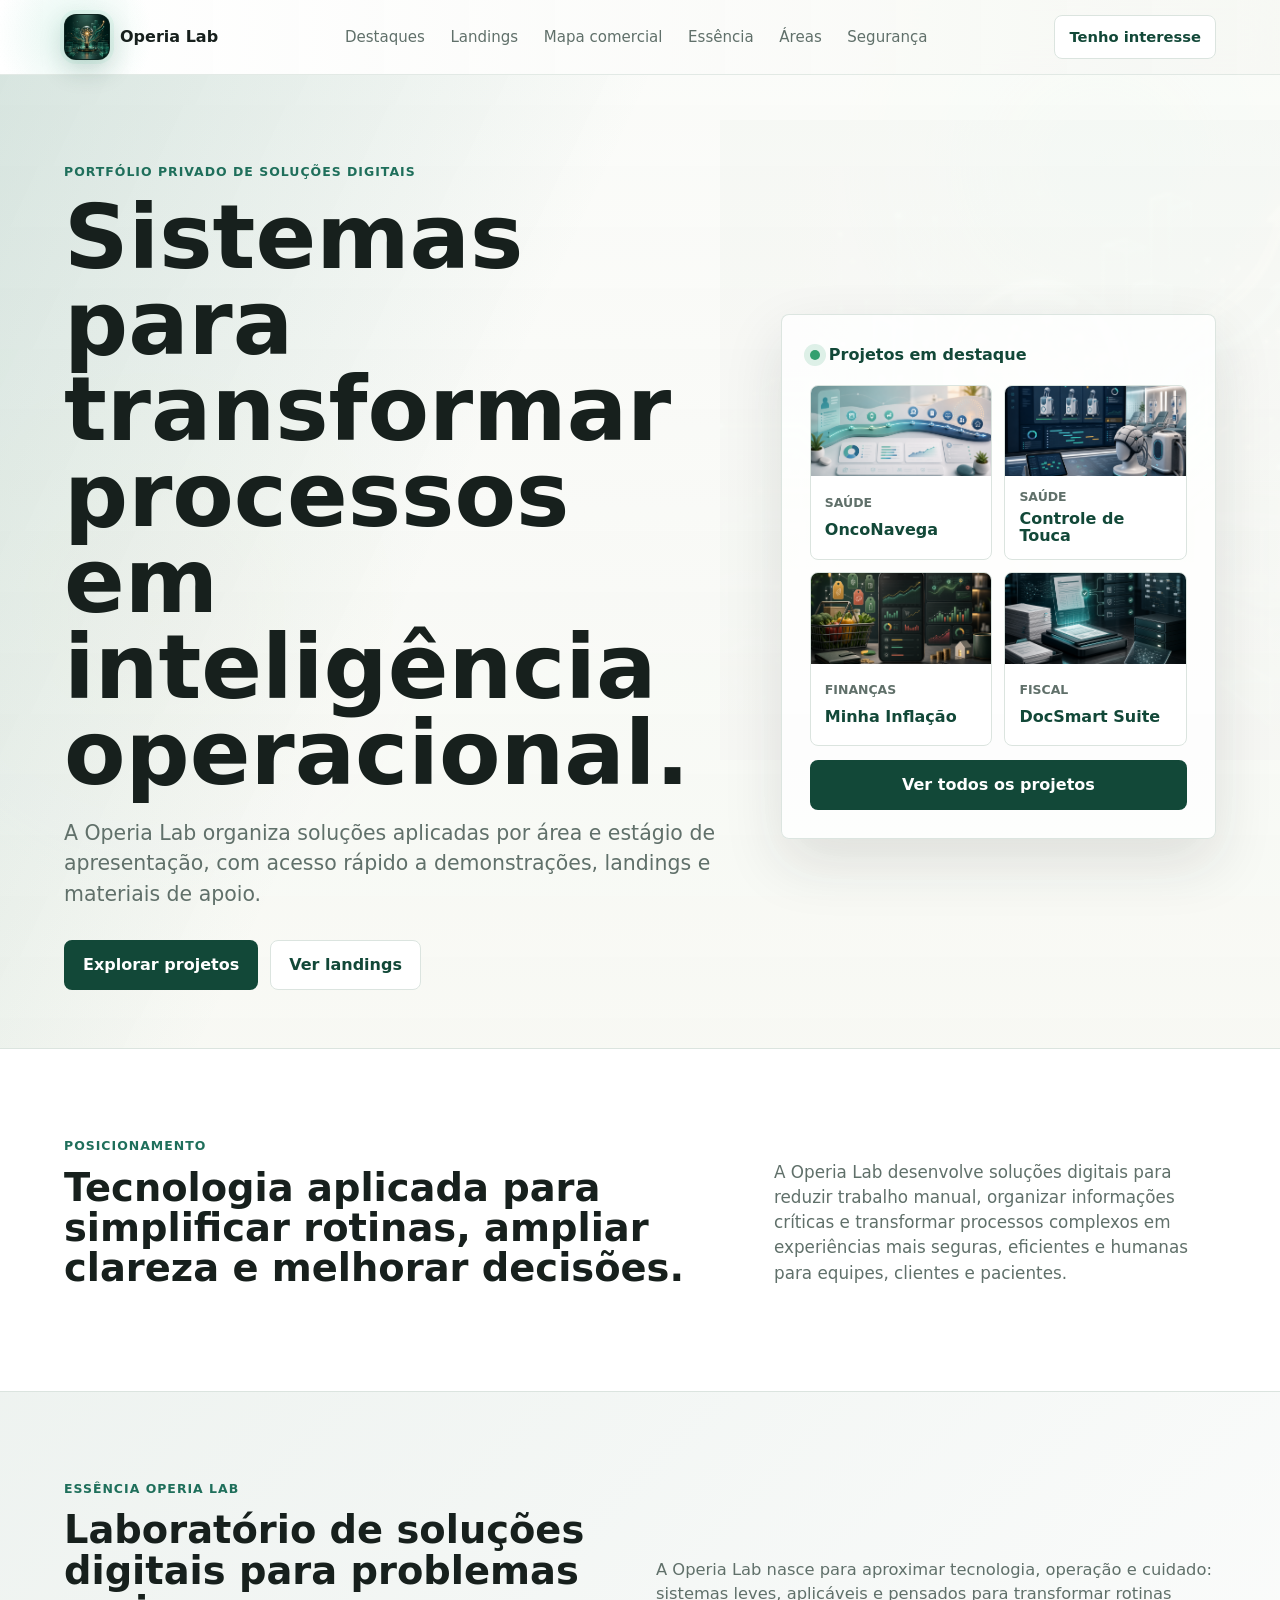
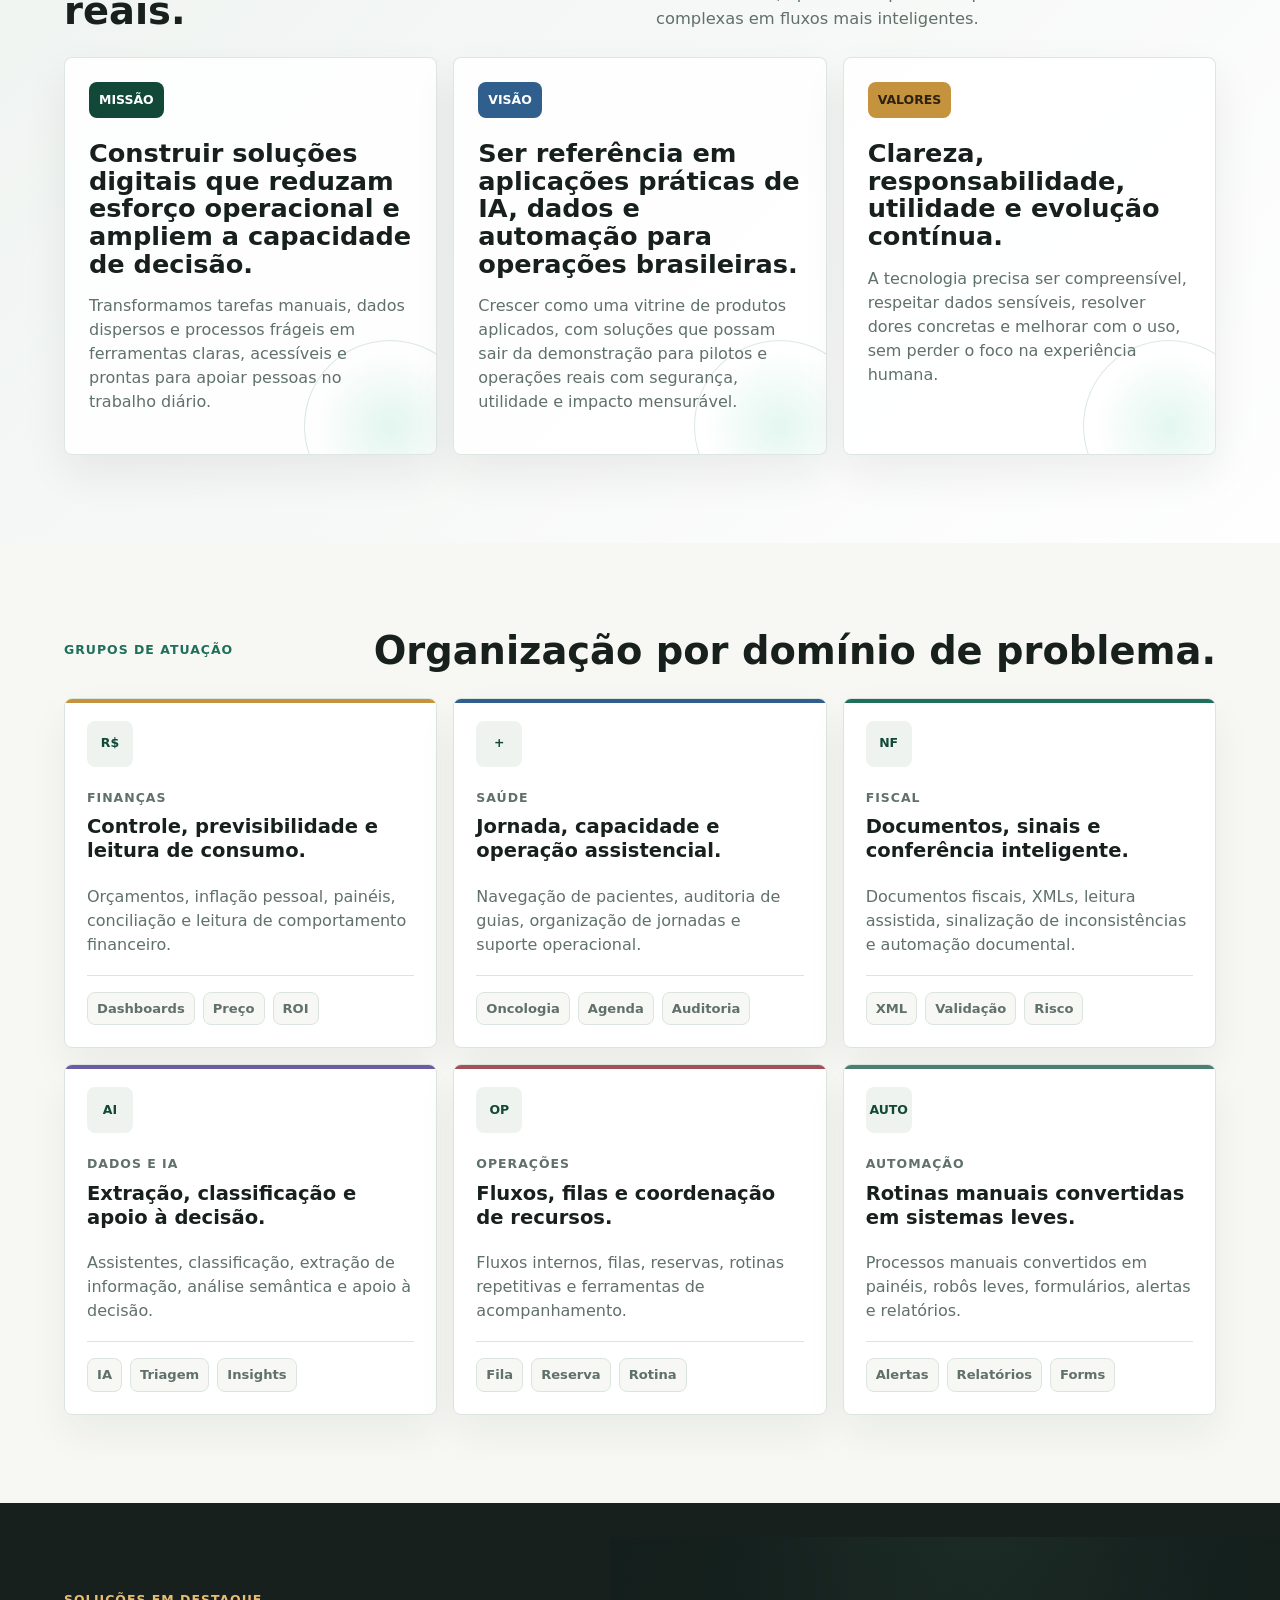
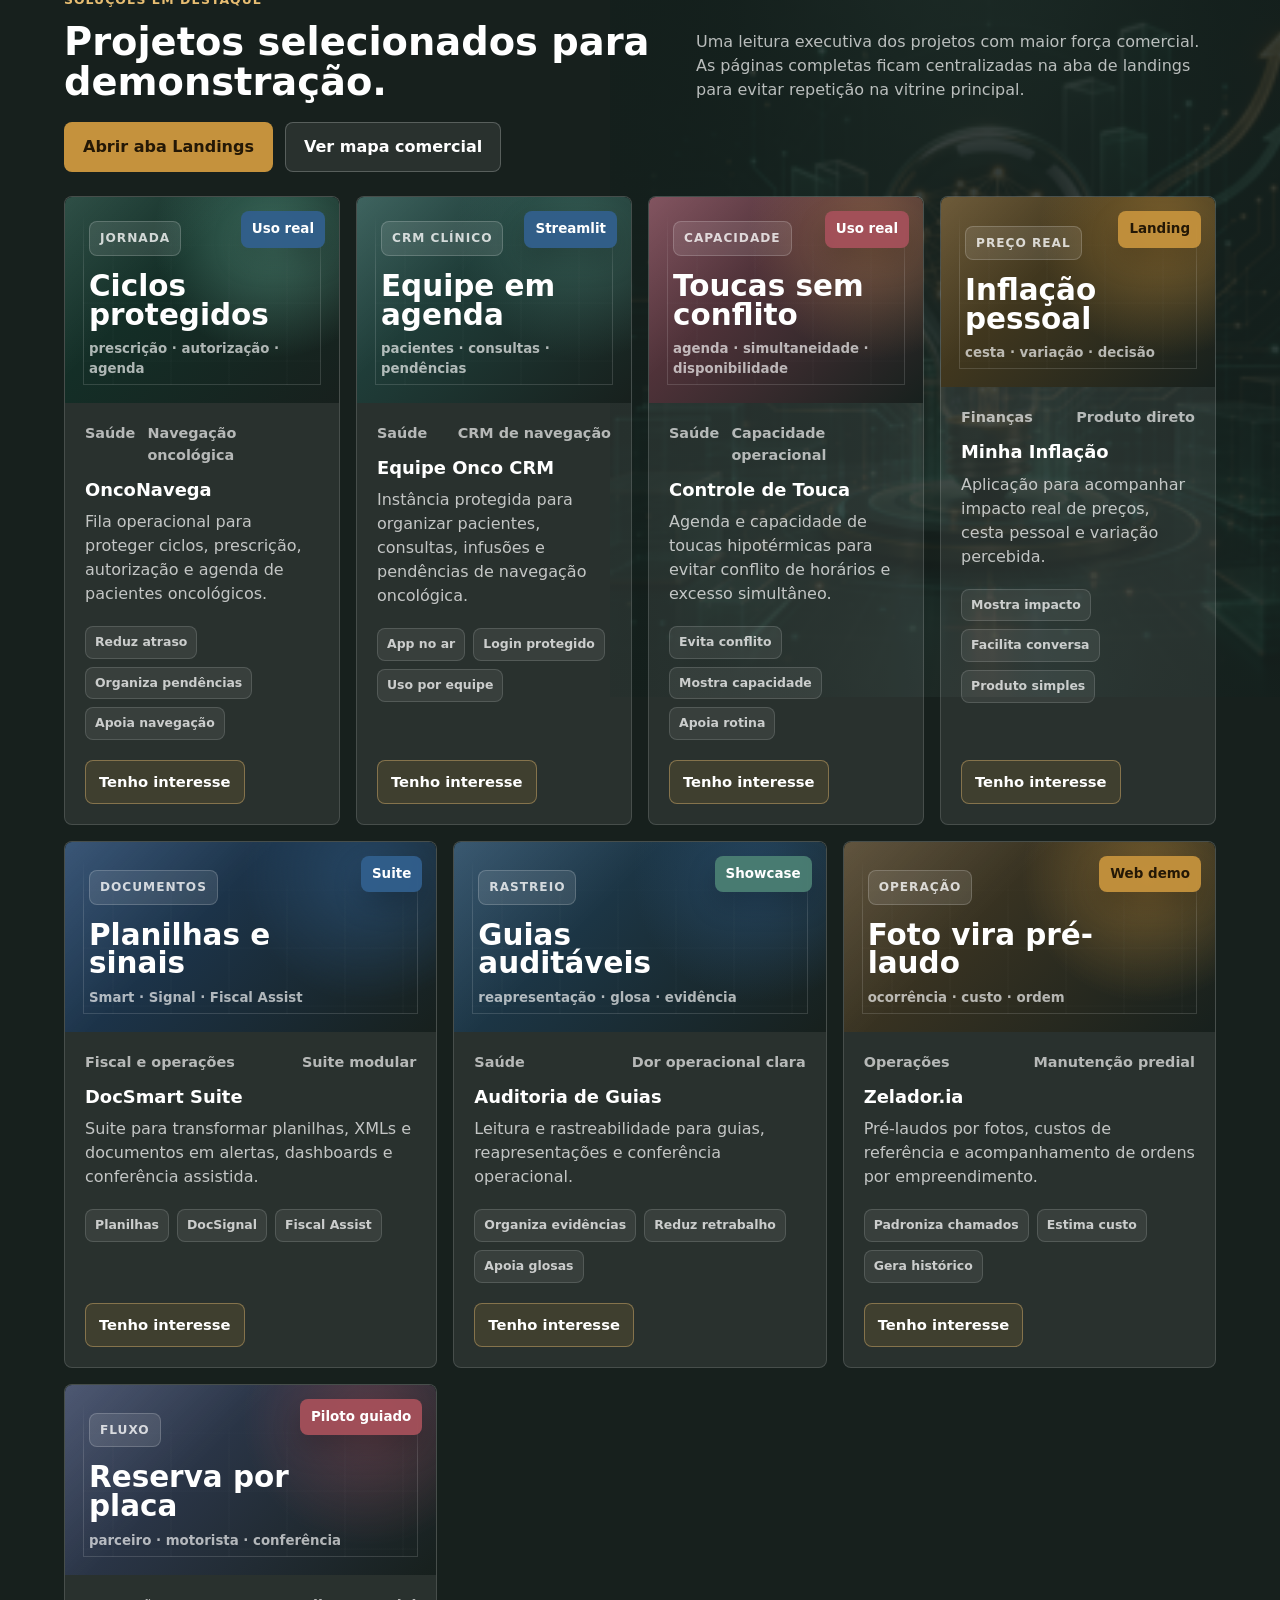
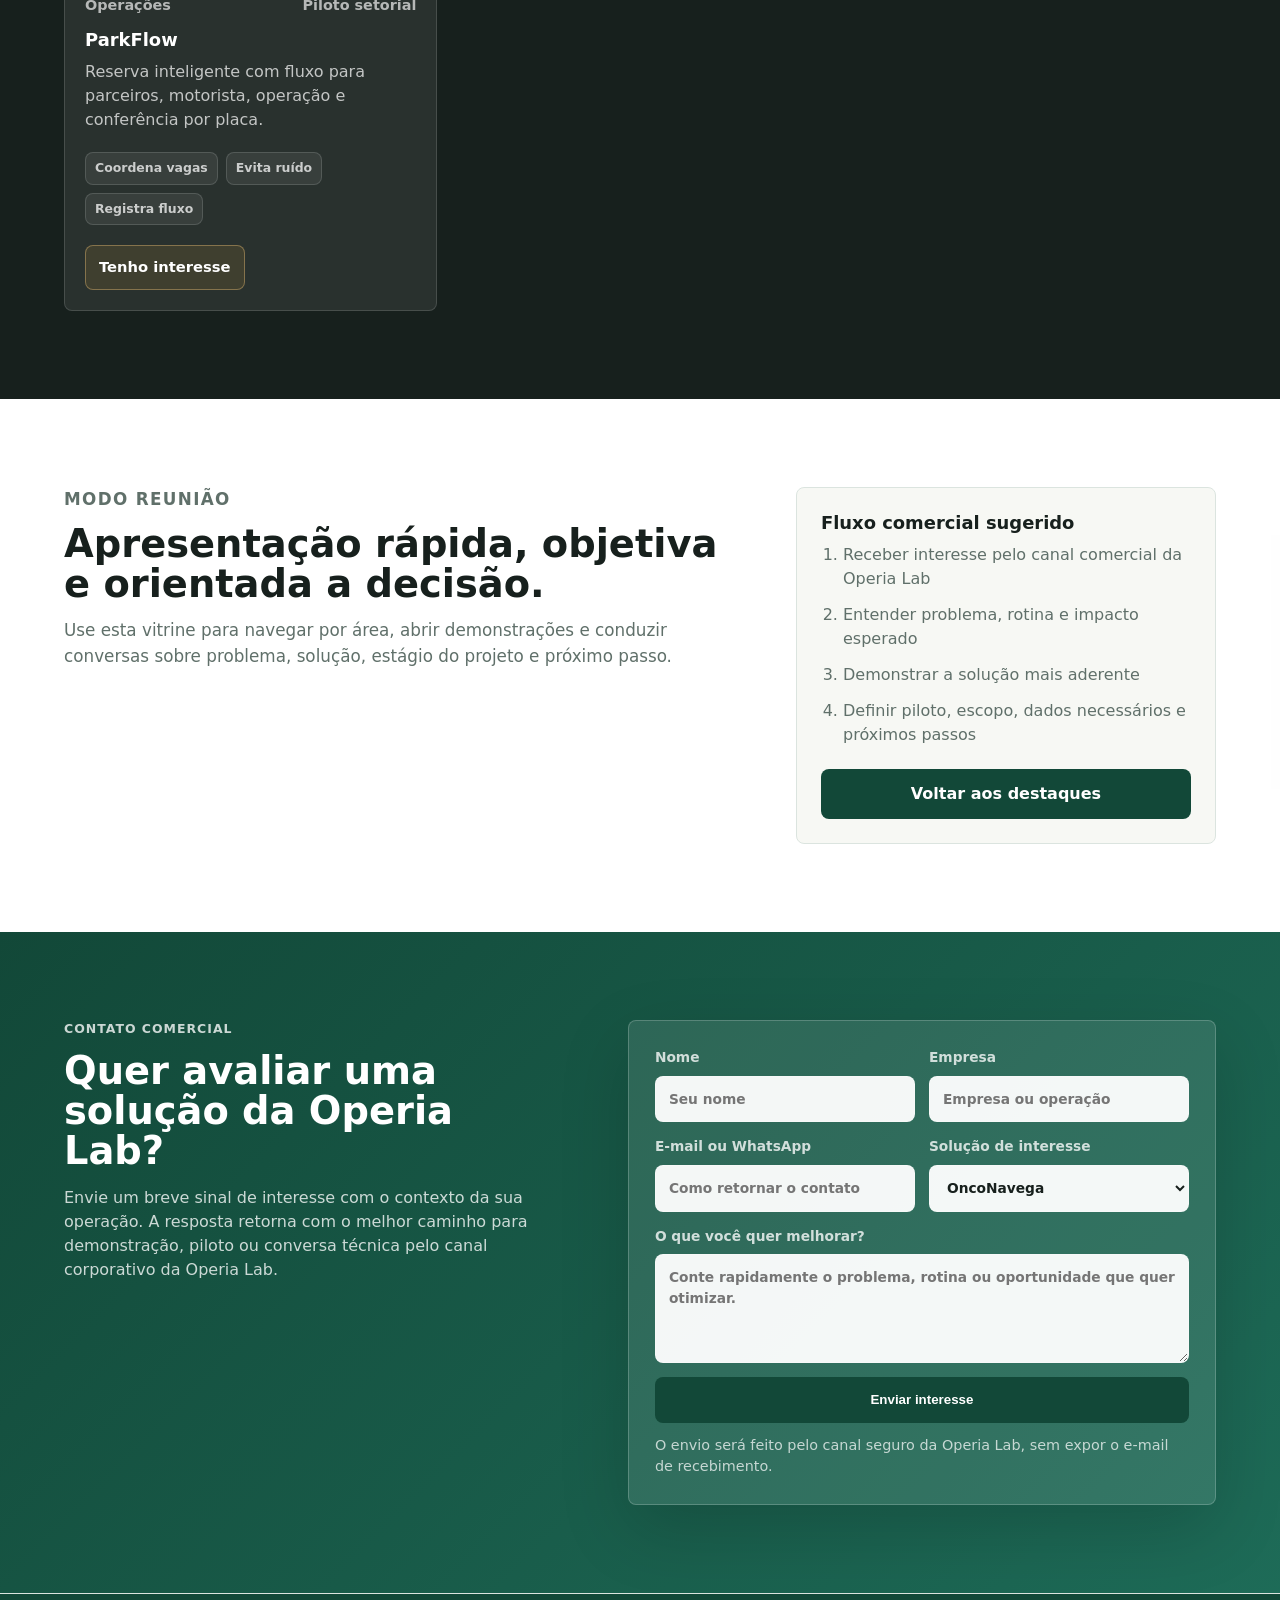
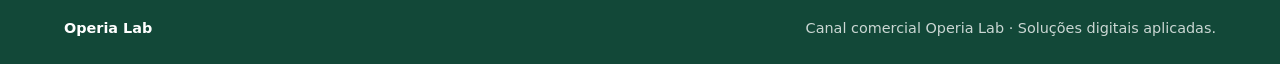
<file: index.html>
<!doctype html>
<html lang="pt-BR">
  <head>
    <meta charset="utf-8">
    <meta name="viewport" content="width=device-width, initial-scale=1">
    <title>Operia Lab | Soluções digitais aplicadas</title>
    <meta
      name="description"
      content="Catálogo discreto de soluções digitais aplicadas a operações, dados, automação, finanças, saúde e fiscal."
    >
    <link rel="stylesheet" href="styles.css">
  </head>
  <body>
    <header class="site-header">
      <a class="brand" href="index.html#top" aria-label="Operia Lab">
        <span class="brand-mark">
          <img src="assets/operia-ai-lab-mark.png" alt="">
        </span>
        <span>Operia Lab</span>
      </a>
      <nav class="nav-links" aria-label="Navegação principal">
        <a href="index.html#vendaveis">Destaques</a>
        <a href="landings.html">Landings</a>
        <a href="mapa-comercial.html">Mapa comercial</a>
        <a href="index.html#essencia">Essência</a>
        <a href="index.html#areas">Áreas</a>
        <a href="seguranca.html">Segurança</a>
      </nav>
      <a class="header-action" href="index.html#interesse">Tenho interesse</a>
    </header>

    <main id="top">
      <section class="hero">
        <div class="hero-copy">
          <p class="eyebrow">Portfólio privado de soluções digitais</p>
          <h1>Sistemas para transformar processos em inteligência operacional.</h1>
          <p class="hero-text">
            A Operia Lab organiza soluções aplicadas por área e estágio de apresentação,
            com acesso rápido a demonstrações, landings e materiais de apoio.
          </p>
          <div class="hero-actions">
            <a class="button primary" href="index.html#vendaveis">Explorar projetos</a>
            <a class="button secondary" href="landings.html">Ver landings</a>
          </div>
        </div>

        <div class="hero-panel project-entry-panel" aria-label="Projetos em destaque">
          <div class="signal-card live">
            <span class="status-dot"></span>
            <span>Projetos em destaque</span>
          </div>
          <div class="hero-project-grid">
            <a class="hero-project-card" href="onconavega.html">
              <img src="assets/cover-navegacao.png" alt="">
              <span>Saúde</span>
              <strong>OncoNavega</strong>
            </a>
            <a class="hero-project-card" href="controle-touca.html">
              <img src="assets/cover-touca-paxman.png" alt="">
              <span>Saúde</span>
              <strong>Controle de Touca</strong>
            </a>
            <a class="hero-project-card" href="minha-inflacao/index.html">
              <img src="assets/cover-minha-inflacao.png" alt="">
              <span>Finanças</span>
              <strong>Minha Inflação</strong>
            </a>
            <a class="hero-project-card" href="docsignal/docsmart_landing.html">
              <img src="assets/cover-docsignal.png" alt="">
              <span>Fiscal</span>
              <strong>DocSmart Suite</strong>
            </a>
          </div>
          <a class="button primary full hero-panel-action" href="index.html#vendaveis">Ver todos os projetos</a>
        </div>
      </section>

      <section class="section intro-band">
        <div>
          <p class="section-kicker">Posicionamento</p>
          <h2>Tecnologia aplicada para simplificar rotinas, ampliar clareza e melhorar decisões.</h2>
        </div>
        <p>
          A Operia Lab desenvolve soluções digitais para reduzir trabalho manual, organizar informações críticas
          e transformar processos complexos em experiências mais seguras, eficientes e humanas para equipes,
          clientes e pacientes.
        </p>
      </section>

      <section id="essencia" class="section essence-section">
        <div class="section-heading essence-heading">
          <div>
            <p class="section-kicker">Essência Operia Lab</p>
            <h2>Laboratório de soluções digitais para problemas reais.</h2>
          </div>
          <p>
            A Operia Lab nasce para aproximar tecnologia, operação e cuidado: sistemas leves,
            aplicáveis e pensados para transformar rotinas complexas em fluxos mais inteligentes.
          </p>
        </div>
        <div class="essence-grid">
          <article class="essence-card mission">
            <span>Missão</span>
            <h3>Construir soluções digitais que reduzam esforço operacional e ampliem a capacidade de decisão.</h3>
            <p>
              Transformamos tarefas manuais, dados dispersos e processos frágeis em ferramentas claras,
              acessíveis e prontas para apoiar pessoas no trabalho diário.
            </p>
          </article>
          <article class="essence-card vision">
            <span>Visão</span>
            <h3>Ser referência em aplicações práticas de IA, dados e automação para operações brasileiras.</h3>
            <p>
              Crescer como uma vitrine de produtos aplicados, com soluções que possam sair da demonstração
              para pilotos e operações reais com segurança, utilidade e impacto mensurável.
            </p>
          </article>
          <article class="essence-card values">
            <span>Valores</span>
            <h3>Clareza, responsabilidade, utilidade e evolução contínua.</h3>
            <p>
              A tecnologia precisa ser compreensível, respeitar dados sensíveis, resolver dores concretas
              e melhorar com o uso, sem perder o foco na experiência humana.
            </p>
          </article>
        </div>
      </section>

      <section id="areas" class="section">
        <div class="section-heading">
          <p class="section-kicker">Grupos de atuação</p>
          <h2>Organização por domínio de problema.</h2>
        </div>
        <div class="area-grid">
          <article class="area-card finance">
            <span class="area-icon">R$</span>
            <div class="area-copy">
              <p class="area-label">Finanças</p>
              <h3>Controle, previsibilidade e leitura de consumo.</h3>
            </div>
            <p>Orçamentos, inflação pessoal, painéis, conciliação e leitura de comportamento financeiro.</p>
            <div class="area-tags">
              <span>Dashboards</span>
              <span>Preço</span>
              <span>ROI</span>
            </div>
          </article>
          <article class="area-card health">
            <span class="area-icon">+</span>
            <div class="area-copy">
              <p class="area-label">Saúde</p>
              <h3>Jornada, capacidade e operação assistencial.</h3>
            </div>
            <p>Navegação de pacientes, auditoria de guias, organização de jornadas e suporte operacional.</p>
            <div class="area-tags">
              <span>Oncologia</span>
              <span>Agenda</span>
              <span>Auditoria</span>
            </div>
          </article>
          <article class="area-card fiscal">
            <span class="area-icon">NF</span>
            <div class="area-copy">
              <p class="area-label">Fiscal</p>
              <h3>Documentos, sinais e conferência inteligente.</h3>
            </div>
            <p>Documentos fiscais, XMLs, leitura assistida, sinalização de inconsistências e automação documental.</p>
            <div class="area-tags">
              <span>XML</span>
              <span>Validação</span>
              <span>Risco</span>
            </div>
          </article>
          <article class="area-card data">
            <span class="area-icon">AI</span>
            <div class="area-copy">
              <p class="area-label">Dados e IA</p>
              <h3>Extração, classificação e apoio à decisão.</h3>
            </div>
            <p>Assistentes, classificação, extração de informação, análise semântica e apoio à decisão.</p>
            <div class="area-tags">
              <span>IA</span>
              <span>Triagem</span>
              <span>Insights</span>
            </div>
          </article>
          <article class="area-card ops">
            <span class="area-icon">OP</span>
            <div class="area-copy">
              <p class="area-label">Operações</p>
              <h3>Fluxos, filas e coordenação de recursos.</h3>
            </div>
            <p>Fluxos internos, filas, reservas, rotinas repetitivas e ferramentas de acompanhamento.</p>
            <div class="area-tags">
              <span>Fila</span>
              <span>Reserva</span>
              <span>Rotina</span>
            </div>
          </article>
          <article class="area-card automation">
            <span class="area-icon">AUTO</span>
            <div class="area-copy">
              <p class="area-label">Automação</p>
              <h3>Rotinas manuais convertidas em sistemas leves.</h3>
            </div>
            <p>Processos manuais convertidos em painéis, robôs leves, formulários, alertas e relatórios.</p>
            <div class="area-tags">
              <span>Alertas</span>
              <span>Relatórios</span>
              <span>Forms</span>
            </div>
          </article>
        </div>
      </section>

      <section id="vendaveis" class="section sales-section">
        <div class="section-heading sales-heading">
          <div>
            <p class="section-kicker">Soluções em destaque</p>
            <h2>Projetos selecionados para demonstração.</h2>
          </div>
          <p>
            Uma leitura executiva dos projetos com maior força comercial. As páginas completas
            ficam centralizadas na aba de landings para evitar repetição na vitrine principal.
          </p>
        </div>

        <div class="sales-section-actions">
          <a class="button primary" href="landings.html">Abrir aba Landings</a>
          <a class="button secondary" href="mapa-comercial.html">Ver mapa comercial</a>
        </div>

        <div class="sales-grid">
          <article class="sales-card featured">
            <div class="sales-cover concept-visual oncology">
              <span class="status-badge">Uso real</span>
              <span class="visual-label">Jornada</span>
              <strong>Ciclos protegidos</strong>
              <small>prescrição · autorização · agenda</small>
            </div>
            <div class="sales-body">
              <div class="card-meta">
                <span>Saúde</span>
                <span>Navegação oncológica</span>
              </div>
              <h3>OncoNavega</h3>
              <p>Fila operacional para proteger ciclos, prescrição, autorização e agenda de pacientes oncológicos.</p>
              <div class="value-points">
                <span>Reduz atraso</span>
                <span>Organiza pendências</span>
                <span>Apoia navegação</span>
              </div>
              <div class="sales-actions">
                <a class="button secondary" href="index.html#interesse" data-interest-link="OncoNavega">Tenho interesse</a>
              </div>
            </div>
          </article>

          <article class="sales-card featured">
            <div class="sales-cover concept-visual crm">
              <span class="status-badge">Streamlit</span>
              <span class="visual-label">CRM clínico</span>
              <strong>Equipe em agenda</strong>
              <small>pacientes · consultas · pendências</small>
            </div>
            <div class="sales-body">
              <div class="card-meta">
                <span>Saúde</span>
                <span>CRM de navegação</span>
              </div>
              <h3>Equipe Onco CRM</h3>
              <p>Instância protegida para organizar pacientes, consultas, infusões e pendências de navegação oncológica.</p>
              <div class="value-points">
                <span>App no ar</span>
                <span>Login protegido</span>
                <span>Uso por equipe</span>
              </div>
              <div class="sales-actions">
                <a class="button secondary" href="index.html#interesse" data-interest-link="Equipe Onco CRM">Tenho interesse</a>
              </div>
            </div>
          </article>

          <article class="sales-card featured">
            <div class="sales-cover concept-visual cooling">
              <span class="status-badge">Uso real</span>
              <span class="visual-label">Capacidade</span>
              <strong>Toucas sem conflito</strong>
              <small>agenda · simultaneidade · disponibilidade</small>
            </div>
            <div class="sales-body">
              <div class="card-meta">
                <span>Saúde</span>
                <span>Capacidade operacional</span>
              </div>
              <h3>Controle de Touca</h3>
              <p>Agenda e capacidade de toucas hipotérmicas para evitar conflito de horários e excesso simultâneo.</p>
              <div class="value-points">
                <span>Evita conflito</span>
                <span>Mostra capacidade</span>
                <span>Apoia rotina</span>
              </div>
              <div class="sales-actions">
                <a class="button secondary" href="index.html#interesse" data-interest-link="Controle de Touca">Tenho interesse</a>
              </div>
            </div>
          </article>

          <article class="sales-card featured">
            <div class="sales-cover concept-visual inflation">
              <span class="status-badge">Landing</span>
              <span class="visual-label">Preço real</span>
              <strong>Inflação pessoal</strong>
              <small>cesta · variação · decisão</small>
            </div>
            <div class="sales-body">
              <div class="card-meta">
                <span>Finanças</span>
                <span>Produto direto</span>
              </div>
              <h3>Minha Inflação</h3>
              <p>Aplicação para acompanhar impacto real de preços, cesta pessoal e variação percebida.</p>
              <div class="value-points">
                <span>Mostra impacto</span>
                <span>Facilita conversa</span>
                <span>Produto simples</span>
              </div>
              <div class="sales-actions">
                <a class="button secondary" href="index.html#interesse" data-interest-link="Minha Inflação">Tenho interesse</a>
              </div>
            </div>
          </article>

          <article class="sales-card">
            <div class="sales-cover concept-visual docsignal">
              <span class="status-badge">Suite</span>
              <span class="visual-label">Documentos</span>
              <strong>Planilhas e sinais</strong>
              <small>Smart · Signal · Fiscal Assist</small>
            </div>
            <div class="sales-body">
              <div class="card-meta">
                <span>Fiscal e operações</span>
                <span>Suite modular</span>
              </div>
              <h3>DocSmart Suite</h3>
              <p>Suite para transformar planilhas, XMLs e documentos em alertas, dashboards e conferência assistida.</p>
              <div class="value-points">
                <span>Planilhas</span>
                <span>DocSignal</span>
                <span>Fiscal Assist</span>
              </div>
              <div class="sales-actions">
                <a class="button secondary" href="index.html#interesse" data-interest-link="DocSmart Suite">Tenho interesse</a>
              </div>
            </div>
          </article>

          <article class="sales-card">
            <div class="sales-cover concept-visual audit">
              <span class="status-badge">Showcase</span>
              <span class="visual-label">Rastreio</span>
              <strong>Guias auditáveis</strong>
              <small>reapresentação · glosa · evidência</small>
            </div>
            <div class="sales-body">
              <div class="card-meta">
                <span>Saúde</span>
                <span>Dor operacional clara</span>
              </div>
              <h3>Auditoria de Guias</h3>
              <p>Leitura e rastreabilidade para guias, reapresentações e conferência operacional.</p>
              <div class="value-points">
                <span>Organiza evidências</span>
                <span>Reduz retrabalho</span>
                <span>Apoia glosas</span>
              </div>
              <div class="sales-actions">
                <a class="button secondary" href="index.html#interesse" data-interest-link="Auditoria de Guias">Tenho interesse</a>
              </div>
            </div>
          </article>

          <article class="sales-card">
            <div class="sales-cover concept-visual maintenance">
              <span class="status-badge">Web demo</span>
              <span class="visual-label">Operação</span>
              <strong>Foto vira pré-laudo</strong>
              <small>ocorrência · custo · ordem</small>
            </div>
            <div class="sales-body">
              <div class="card-meta">
                <span>Operações</span>
                <span>Manutenção predial</span>
              </div>
              <h3>Zelador.ia</h3>
              <p>Pré-laudos por fotos, custos de referência e acompanhamento de ordens por empreendimento.</p>
              <div class="value-points">
                <span>Padroniza chamados</span>
                <span>Estima custo</span>
                <span>Gera histórico</span>
              </div>
              <div class="sales-actions">
                <a class="button secondary" href="index.html#interesse" data-interest-link="Zelador.ia">Tenho interesse</a>
              </div>
            </div>
          </article>

          <article class="sales-card">
            <div class="sales-cover concept-visual mobility">
              <span class="status-badge">Piloto guiado</span>
              <span class="visual-label">Fluxo</span>
              <strong>Reserva por placa</strong>
              <small>parceiro · motorista · conferência</small>
            </div>
            <div class="sales-body">
              <div class="card-meta">
                <span>Operações</span>
                <span>Piloto setorial</span>
              </div>
              <h3>ParkFlow</h3>
              <p>Reserva inteligente com fluxo para parceiros, motorista, operação e conferência por placa.</p>
              <div class="value-points">
                <span>Coordena vagas</span>
                <span>Evita ruído</span>
                <span>Registra fluxo</span>
              </div>
              <div class="sales-actions">
                <a class="button secondary" href="index.html#interesse" data-interest-link="ParkFlow">Tenho interesse</a>
              </div>
            </div>
          </article>

        </div>
      </section>

      <section id="reuniao" class="section meeting-section">
        <div class="meeting-copy">
          <p class="section-kicker">Modo reunião</p>
          <h2>Apresentação rápida, objetiva e orientada a decisão.</h2>
          <p>
            Use esta vitrine para navegar por área, abrir demonstrações e conduzir conversas sobre problema,
            solução, estágio do projeto e próximo passo.
          </p>
        </div>
        <div class="meeting-panel">
          <h3>Fluxo comercial sugerido</h3>
          <ol>
            <li>Receber interesse pelo canal comercial da Operia Lab</li>
            <li>Entender problema, rotina e impacto esperado</li>
            <li>Demonstrar a solução mais aderente</li>
            <li>Definir piloto, escopo, dados necessários e próximos passos</li>
          </ol>
          <a class="button primary full" href="index.html#vendaveis">
            Voltar aos destaques
          </a>
        </div>
      </section>

      <section id="interesse" class="section interest-section">
        <div class="interest-copy">
          <p class="section-kicker">Contato comercial</p>
          <h2>Quer avaliar uma solução da Operia Lab?</h2>
          <p>
            Envie um breve sinal de interesse com o contexto da sua operação. A resposta retorna com o melhor caminho
            para demonstração, piloto ou conversa técnica pelo canal corporativo da Operia Lab.
          </p>
        </div>
        <form class="interest-form" id="interestForm">
          <label>
            Nome
            <input type="text" name="name" autocomplete="name" placeholder="Seu nome" required>
          </label>
          <label>
            Empresa
            <input type="text" name="company" autocomplete="organization" placeholder="Empresa ou operação">
          </label>
          <label>
            E-mail ou WhatsApp
            <input type="text" name="contact" autocomplete="email" placeholder="Como retornar o contato" required>
          </label>
          <label>
            Solução de interesse
            <select name="solution" id="interestSolution">
              <option>OncoNavega</option>
              <option>Equipe Onco CRM</option>
              <option>Controle de Touca</option>
              <option>Minha Inflação</option>
              <option>DocSmart Suite</option>
              <option>Auditoria de Guias</option>
              <option>Zelador.ia</option>
              <option>ParkFlow</option>
              <option>Quero entender o portfólio</option>
            </select>
          </label>
          <label class="full-field">
            O que você quer melhorar?
            <textarea name="message" rows="4" placeholder="Conte rapidamente o problema, rotina ou oportunidade que quer otimizar."></textarea>
          </label>
          <button class="button primary full" type="submit">Enviar interesse</button>
          <p class="form-note" id="interestStatus">O envio será feito pelo canal seguro da Operia Lab, sem expor o e-mail de recebimento.</p>
        </form>
      </section>
    </main>

    <footer class="site-footer">
      <span>Operia Lab</span>
      <span>Canal comercial Operia Lab · Soluções digitais aplicadas.</span>
    </footer>

    <script src="app.js?v=no-mailto"></script>
  </body>
</html>
</file>
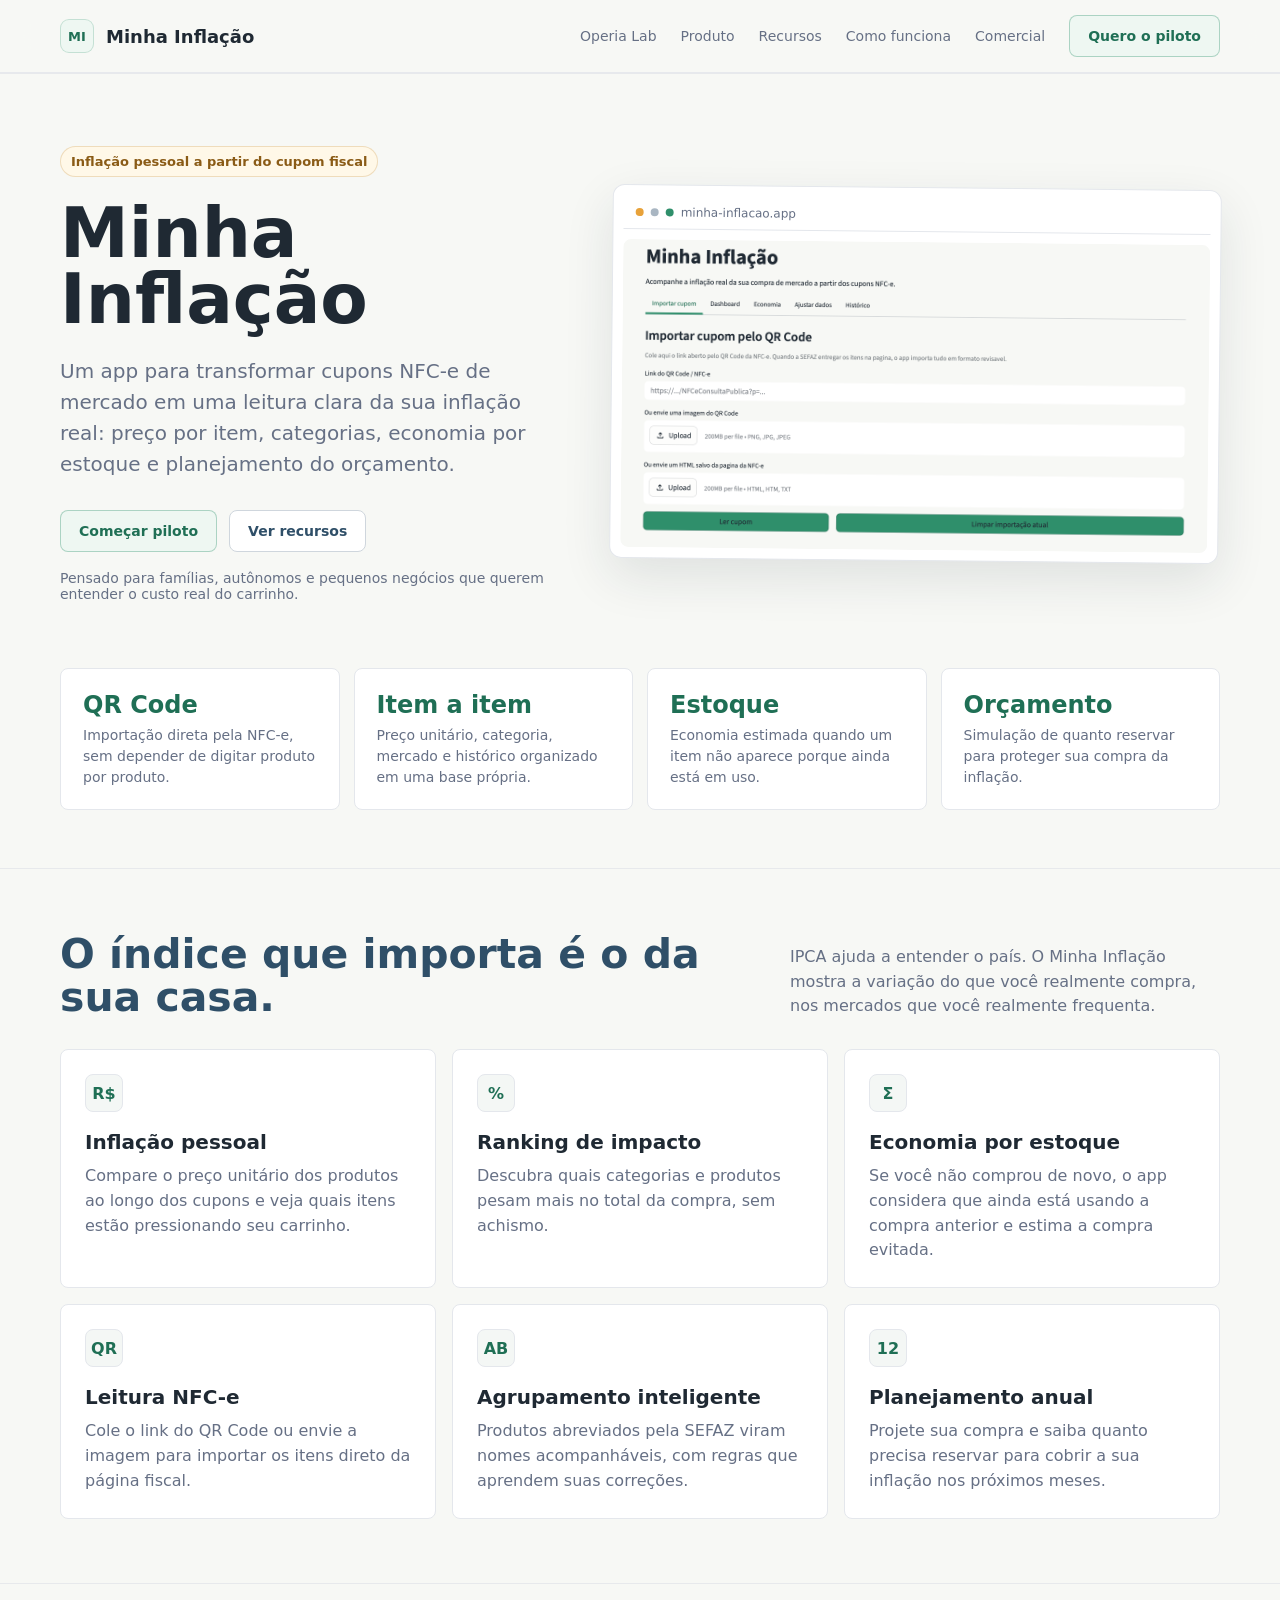
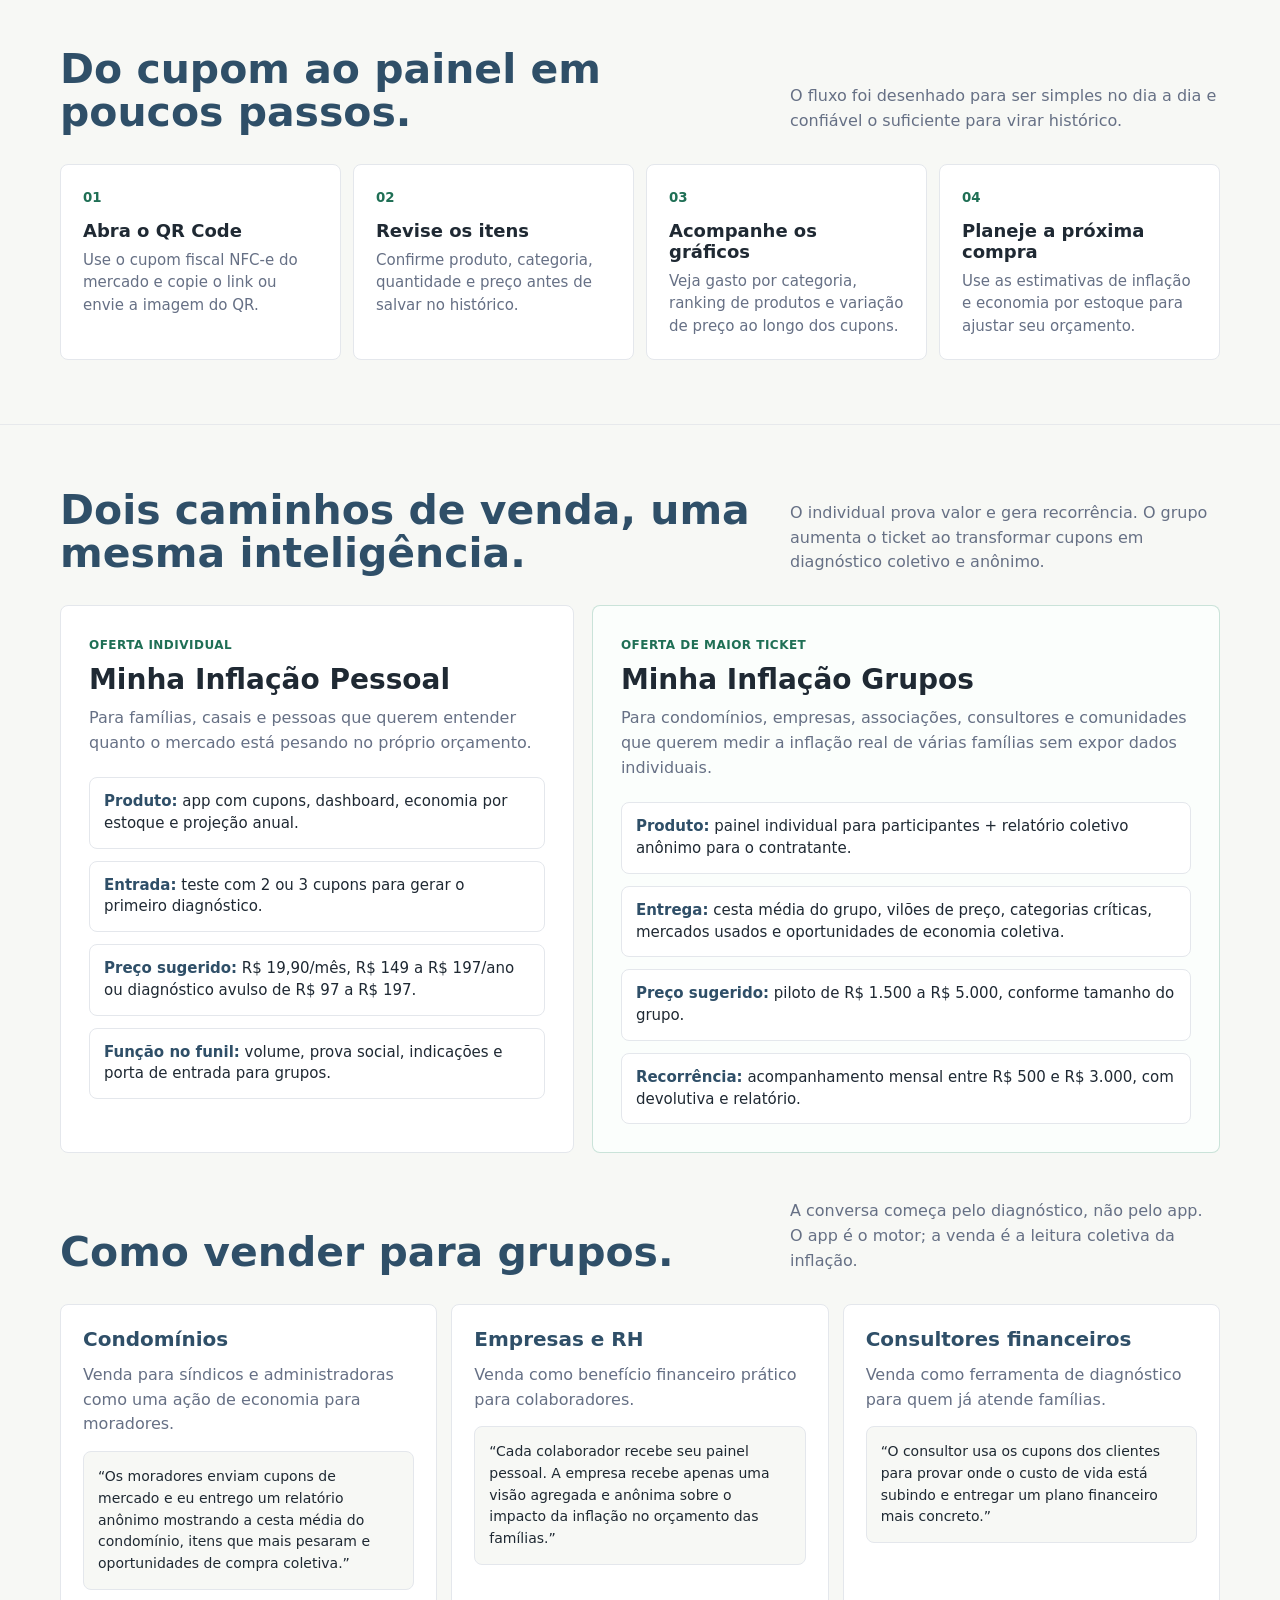
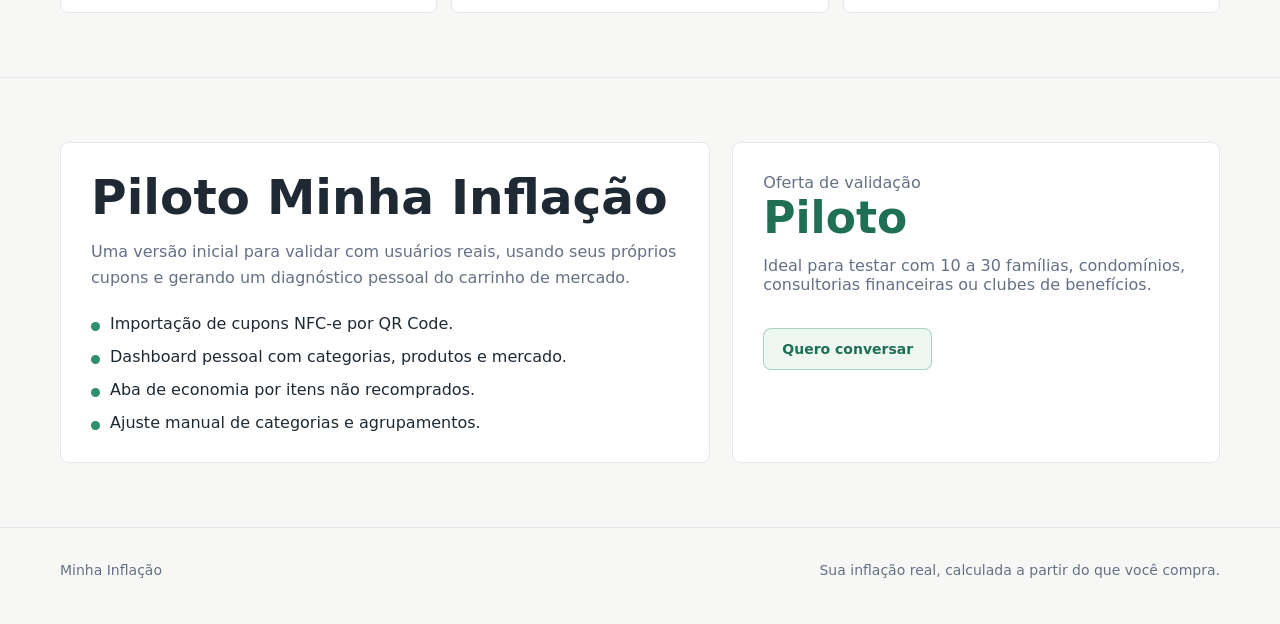
<file: minha-inflacao/index.html>
<!doctype html>
<html lang="pt-BR">
<head>
  <meta charset="utf-8">
  <meta name="viewport" content="width=device-width, initial-scale=1">
  <title>Minha Inflação | Sua inflação real, item a item</title>
  <meta name="description" content="Minha Inflação transforma cupons NFC-e de mercado em um painel pessoal de inflação, economia por estoque e planejamento de compras.">
  <style>
    :root {
      --ink: #1f2933;
      --muted: #667085;
      --line: #e4e7ec;
      --paper: #f7f8f5;
      --panel: #ffffff;
      --money: #2f8f6b;
      --money-dark: #1f6f55;
      --calc: #2f4f68;
      --warn: #b7791f;
      --warn-soft: #fff8e8;
      --shadow: 0 18px 50px rgba(31, 41, 51, 0.11);
    }

    * {
      box-sizing: border-box;
    }

    body {
      margin: 0;
      background: var(--paper);
      color: var(--ink);
      font-family: Inter, ui-sans-serif, system-ui, -apple-system, BlinkMacSystemFont, "Segoe UI", sans-serif;
      letter-spacing: 0;
    }

    a {
      color: inherit;
      text-decoration: none;
    }

    .shell {
      width: min(1160px, calc(100% - 40px));
      margin: 0 auto;
    }

    header {
      position: sticky;
      top: 0;
      z-index: 10;
      backdrop-filter: blur(18px);
      background: rgba(247, 248, 245, 0.86);
      border-bottom: 1px solid rgba(228, 231, 236, 0.8);
    }

    .nav {
      min-height: 72px;
      display: flex;
      align-items: center;
      justify-content: space-between;
      gap: 24px;
    }

    .brand {
      display: flex;
      align-items: center;
      gap: 12px;
      font-weight: 760;
      color: var(--ink);
      font-size: 18px;
    }

    .mark {
      width: 34px;
      height: 34px;
      display: grid;
      place-items: center;
      border-radius: 9px;
      background: #eef7f2;
      color: var(--money-dark);
      border: 1px solid rgba(47, 143, 107, 0.22);
      font-size: 13px;
      font-weight: 800;
    }

    .nav-links {
      display: flex;
      align-items: center;
      gap: 24px;
      color: var(--muted);
      font-size: 14px;
    }

    .button {
      min-height: 42px;
      display: inline-flex;
      align-items: center;
      justify-content: center;
      padding: 0 18px;
      border-radius: 8px;
      border: 1px solid #cfd6dd;
      background: #fff;
      color: var(--calc);
      font-weight: 680;
      font-size: 14px;
      white-space: nowrap;
    }

    .button.primary {
      background: #eef7f2;
      border-color: rgba(47, 143, 107, 0.35);
      color: var(--money-dark);
    }

    main {
      overflow: hidden;
    }

    .hero {
      padding: 72px 0 42px;
    }

    .hero-grid {
      display: grid;
      grid-template-columns: minmax(0, 0.9fr) minmax(420px, 1.1fr);
      gap: 52px;
      align-items: center;
    }

    .eyebrow {
      display: inline-flex;
      align-items: center;
      gap: 8px;
      padding: 7px 10px;
      border: 1px solid rgba(183, 121, 31, 0.22);
      background: var(--warn-soft);
      color: #8a5b16;
      border-radius: 999px;
      font-size: 13px;
      font-weight: 700;
      margin-bottom: 24px;
    }

    .hero h1 {
      margin: 0;
      max-width: 720px;
      font-size: clamp(44px, 5.4vw, 76px);
      line-height: 0.95;
      font-weight: 820;
      letter-spacing: 0;
      color: var(--ink);
    }

    .hero p {
      max-width: 590px;
      margin: 24px 0 0;
      color: var(--muted);
      font-size: 20px;
      line-height: 1.55;
    }

    .hero-actions {
      display: flex;
      align-items: center;
      gap: 12px;
      margin-top: 30px;
      flex-wrap: wrap;
    }

    .hero-note {
      margin-top: 18px;
      color: var(--muted);
      font-size: 14px;
    }

    .product-frame {
      border-radius: 12px;
      padding: 10px;
      background: #ffffff;
      border: 1px solid var(--line);
      box-shadow: var(--shadow);
      transform: rotate(0.6deg);
    }

    .browser-bar {
      height: 34px;
      display: flex;
      align-items: center;
      gap: 7px;
      padding: 0 12px;
      border-bottom: 1px solid var(--line);
      color: var(--muted);
      font-size: 12px;
    }

    .dot {
      width: 8px;
      height: 8px;
      border-radius: 50%;
      background: #d0d5dd;
    }

    .dot:nth-child(1) {
      background: #e8a23a;
    }

    .dot:nth-child(2) {
      background: #a9b6c2;
    }

    .dot:nth-child(3) {
      background: var(--money);
    }

    .product-frame img {
      width: 100%;
      display: block;
      border-radius: 8px;
      margin-top: 10px;
    }

    .stats {
      display: grid;
      grid-template-columns: repeat(4, 1fr);
      gap: 14px;
      padding: 24px 0 58px;
    }

    .stat {
      padding: 22px;
      background: var(--panel);
      border: 1px solid var(--line);
      border-radius: 8px;
    }

    .stat strong {
      display: block;
      color: var(--money-dark);
      font-size: 24px;
      margin-bottom: 6px;
    }

    .stat span {
      color: var(--muted);
      font-size: 14px;
      line-height: 1.4;
    }

    section {
      padding: 64px 0;
      border-top: 1px solid rgba(228, 231, 236, 0.85);
    }

    .section-head {
      display: flex;
      justify-content: space-between;
      align-items: end;
      gap: 28px;
      margin-bottom: 30px;
    }

    .section-head h2 {
      margin: 0;
      max-width: 720px;
      color: var(--calc);
      font-size: clamp(30px, 3.2vw, 46px);
      line-height: 1.05;
    }

    .section-head p {
      margin: 0;
      max-width: 430px;
      color: var(--muted);
      line-height: 1.55;
      font-size: 16px;
    }

    .feature-grid {
      display: grid;
      grid-template-columns: repeat(3, 1fr);
      gap: 16px;
    }

    .feature {
      min-height: 210px;
      padding: 24px;
      background: var(--panel);
      border: 1px solid var(--line);
      border-radius: 8px;
    }

    .feature .icon {
      width: 38px;
      height: 38px;
      display: grid;
      place-items: center;
      border-radius: 8px;
      background: #f4f7f5;
      color: var(--money-dark);
      border: 1px solid var(--line);
      margin-bottom: 18px;
      font-weight: 800;
    }

    .feature h3 {
      margin: 0 0 10px;
      font-size: 20px;
      color: var(--ink);
    }

    .feature p {
      margin: 0;
      color: var(--muted);
      line-height: 1.55;
    }

    .flow {
      display: grid;
      grid-template-columns: repeat(4, 1fr);
      gap: 12px;
    }

    .step {
      padding: 22px;
      border-radius: 8px;
      background: #ffffff;
      border: 1px solid var(--line);
    }

    .step small {
      color: var(--money-dark);
      font-weight: 780;
    }

    .step h3 {
      margin: 14px 0 8px;
      font-size: 18px;
    }

    .step p {
      margin: 0;
      color: var(--muted);
      line-height: 1.5;
      font-size: 15px;
    }

    .commercial-grid {
      display: grid;
      grid-template-columns: 0.9fr 1.1fr;
      gap: 18px;
      align-items: stretch;
    }

    .commercial-card {
      padding: 28px;
      border: 1px solid var(--line);
      border-radius: 8px;
      background: #ffffff;
    }

    .commercial-card.highlight {
      border-color: rgba(47, 143, 107, 0.24);
      background: #fbfefc;
    }

    .commercial-card small {
      color: var(--money-dark);
      font-weight: 780;
      text-transform: uppercase;
      letter-spacing: 0.04em;
      font-size: 12px;
    }

    .commercial-card h3 {
      margin: 12px 0 10px;
      font-size: 28px;
      color: var(--ink);
      line-height: 1.05;
    }

    .commercial-card p {
      margin: 0;
      color: var(--muted);
      line-height: 1.58;
    }

    .commercial-list {
      display: grid;
      gap: 12px;
      margin-top: 22px;
    }

    .commercial-list div {
      padding: 13px 14px;
      border: 1px solid var(--line);
      border-radius: 8px;
      background: #ffffff;
      color: var(--ink);
      line-height: 1.45;
      font-size: 15px;
    }

    .commercial-list strong {
      color: var(--calc);
    }

    .example-grid {
      display: grid;
      grid-template-columns: repeat(3, 1fr);
      gap: 14px;
      margin-top: 18px;
    }

    .example {
      padding: 22px;
      border: 1px solid var(--line);
      border-radius: 8px;
      background: #ffffff;
    }

    .example h3 {
      margin: 0 0 12px;
      color: var(--calc);
      font-size: 20px;
    }

    .example p {
      margin: 0 0 14px;
      color: var(--muted);
      line-height: 1.55;
    }

    .script {
      padding: 14px;
      border-radius: 8px;
      background: #f7f8f5;
      border: 1px solid var(--line);
      color: var(--ink);
      line-height: 1.55;
      font-size: 14px;
    }

    .offer {
      display: grid;
      grid-template-columns: 1fr 0.75fr;
      gap: 22px;
      align-items: stretch;
    }

    .offer-main,
    .offer-side {
      border: 1px solid var(--line);
      border-radius: 8px;
      background: #ffffff;
      padding: 30px;
    }

    .offer-main h2 {
      margin: 0;
      font-size: clamp(32px, 3.8vw, 52px);
      line-height: 1;
      color: var(--ink);
    }

    .offer-main p {
      margin: 18px 0 0;
      color: var(--muted);
      line-height: 1.6;
      max-width: 680px;
    }

    .checklist {
      display: grid;
      gap: 14px;
      margin-top: 24px;
      color: var(--ink);
    }

    .check {
      display: flex;
      gap: 10px;
      align-items: flex-start;
    }

    .check::before {
      content: "";
      width: 9px;
      height: 9px;
      margin-top: 8px;
      border-radius: 50%;
      background: var(--money);
      flex: 0 0 auto;
    }

    .price {
      font-size: 44px;
      line-height: 1;
      font-weight: 820;
      color: var(--money-dark);
      margin: 4px 0;
    }

    .muted {
      color: var(--muted);
    }

    footer {
      padding: 34px 0 46px;
      color: var(--muted);
      border-top: 1px solid var(--line);
      font-size: 14px;
    }

    .footer-row {
      display: flex;
      justify-content: space-between;
      gap: 16px;
      flex-wrap: wrap;
    }

    @media (max-width: 980px) {
      .hero-grid,
      .offer,
      .section-head {
        grid-template-columns: 1fr;
        display: grid;
      }

      .stats,
      .feature-grid,
      .flow,
      .example-grid,
      .commercial-grid {
        grid-template-columns: repeat(2, 1fr);
      }

      .nav-links {
        display: none;
      }
    }

    @media (max-width: 640px) {
      .shell {
        width: min(100% - 28px, 1160px);
      }

      .hero {
        padding-top: 48px;
      }

      .hero-grid {
        gap: 34px;
      }

      .stats,
      .feature-grid,
      .flow,
      .example-grid,
      .commercial-grid {
        grid-template-columns: 1fr;
      }

      .product-frame {
        transform: none;
      }

      .button {
        width: 100%;
      }
    }
  </style>
</head>
<body>
  <header>
    <div class="shell nav">
      <a class="brand" href="../index.html">
        <span class="mark">MI</span>
        <span>Minha Inflação</span>
      </a>
      <nav class="nav-links" aria-label="Navegação principal">
        <a href="../index.html">Operia Lab</a>
        <a href="#produto">Produto</a>
        <a href="#recursos">Recursos</a>
        <a href="#como-funciona">Como funciona</a>
        <a href="#comercial">Comercial</a>
        <a class="button primary" href="#piloto">Quero o piloto</a>
      </nav>
    </div>
  </header>

  <main>
    <section class="hero" id="produto">
      <div class="shell hero-grid">
        <div>
          <div class="eyebrow">Inflação pessoal a partir do cupom fiscal</div>
          <h1>Minha Inflação</h1>
          <p>Um app para transformar cupons NFC-e de mercado em uma leitura clara da sua inflação real: preço por item, categorias, economia por estoque e planejamento do orçamento.</p>
          <div class="hero-actions">
            <a class="button primary" href="#piloto">Começar piloto</a>
            <a class="button" href="#recursos">Ver recursos</a>
          </div>
          <div class="hero-note">Pensado para famílias, autônomos e pequenos negócios que querem entender o custo real do carrinho.</div>
        </div>

        <div class="product-frame" aria-label="Prévia do app Minha Inflação">
          <div class="browser-bar">
            <span class="dot"></span>
            <span class="dot"></span>
            <span class="dot"></span>
            <span>minha-inflacao.app</span>
          </div>
          <img src="assets/minha-inflacao-app.png" alt="Tela do aplicativo Minha Inflação com importação de cupom NFC-e">
        </div>
      </div>
    </section>

    <div class="shell stats">
      <div class="stat">
        <strong>QR Code</strong>
        <span>Importação direta pela NFC-e, sem depender de digitar produto por produto.</span>
      </div>
      <div class="stat">
        <strong>Item a item</strong>
        <span>Preço unitário, categoria, mercado e histórico organizado em uma base própria.</span>
      </div>
      <div class="stat">
        <strong>Estoque</strong>
        <span>Economia estimada quando um item não aparece porque ainda está em uso.</span>
      </div>
      <div class="stat">
        <strong>Orçamento</strong>
        <span>Simulação de quanto reservar para proteger sua compra da inflação.</span>
      </div>
    </div>

    <section id="recursos">
      <div class="shell">
        <div class="section-head">
          <h2>O índice que importa é o da sua casa.</h2>
          <p>IPCA ajuda a entender o país. O Minha Inflação mostra a variação do que você realmente compra, nos mercados que você realmente frequenta.</p>
        </div>

        <div class="feature-grid">
          <article class="feature">
            <div class="icon">R$</div>
            <h3>Inflação pessoal</h3>
            <p>Compare o preço unitário dos produtos ao longo dos cupons e veja quais itens estão pressionando seu carrinho.</p>
          </article>
          <article class="feature">
            <div class="icon">%</div>
            <h3>Ranking de impacto</h3>
            <p>Descubra quais categorias e produtos pesam mais no total da compra, sem achismo.</p>
          </article>
          <article class="feature">
            <div class="icon">Σ</div>
            <h3>Economia por estoque</h3>
            <p>Se você não comprou de novo, o app considera que ainda está usando a compra anterior e estima a compra evitada.</p>
          </article>
          <article class="feature">
            <div class="icon">QR</div>
            <h3>Leitura NFC-e</h3>
            <p>Cole o link do QR Code ou envie a imagem para importar os itens direto da página fiscal.</p>
          </article>
          <article class="feature">
            <div class="icon">AB</div>
            <h3>Agrupamento inteligente</h3>
            <p>Produtos abreviados pela SEFAZ viram nomes acompanháveis, com regras que aprendem suas correções.</p>
          </article>
          <article class="feature">
            <div class="icon">12</div>
            <h3>Planejamento anual</h3>
            <p>Projete sua compra e saiba quanto precisa reservar para cobrir a sua inflação nos próximos meses.</p>
          </article>
        </div>
      </div>
    </section>

    <section id="como-funciona">
      <div class="shell">
        <div class="section-head">
          <h2>Do cupom ao painel em poucos passos.</h2>
          <p>O fluxo foi desenhado para ser simples no dia a dia e confiável o suficiente para virar histórico.</p>
        </div>

        <div class="flow">
          <article class="step">
            <small>01</small>
            <h3>Abra o QR Code</h3>
            <p>Use o cupom fiscal NFC-e do mercado e copie o link ou envie a imagem do QR.</p>
          </article>
          <article class="step">
            <small>02</small>
            <h3>Revise os itens</h3>
            <p>Confirme produto, categoria, quantidade e preço antes de salvar no histórico.</p>
          </article>
          <article class="step">
            <small>03</small>
            <h3>Acompanhe os gráficos</h3>
            <p>Veja gasto por categoria, ranking de produtos e variação de preço ao longo dos cupons.</p>
          </article>
          <article class="step">
            <small>04</small>
            <h3>Planeje a próxima compra</h3>
            <p>Use as estimativas de inflação e economia por estoque para ajustar seu orçamento.</p>
          </article>
        </div>
      </div>
    </section>

    <section id="comercial">
      <div class="shell">
        <div class="section-head">
          <h2>Dois caminhos de venda, uma mesma inteligência.</h2>
          <p>O individual prova valor e gera recorrência. O grupo aumenta o ticket ao transformar cupons em diagnóstico coletivo e anônimo.</p>
        </div>

        <div class="commercial-grid">
          <article class="commercial-card">
            <small>Oferta individual</small>
            <h3>Minha Inflação Pessoal</h3>
            <p>Para famílias, casais e pessoas que querem entender quanto o mercado está pesando no próprio orçamento.</p>
            <div class="commercial-list">
              <div><strong>Produto:</strong> app com cupons, dashboard, economia por estoque e projeção anual.</div>
              <div><strong>Entrada:</strong> teste com 2 ou 3 cupons para gerar o primeiro diagnóstico.</div>
              <div><strong>Preço sugerido:</strong> R$ 19,90/mês, R$ 149 a R$ 197/ano ou diagnóstico avulso de R$ 97 a R$ 197.</div>
              <div><strong>Função no funil:</strong> volume, prova social, indicações e porta de entrada para grupos.</div>
            </div>
          </article>

          <article class="commercial-card highlight">
            <small>Oferta de maior ticket</small>
            <h3>Minha Inflação Grupos</h3>
            <p>Para condomínios, empresas, associações, consultores e comunidades que querem medir a inflação real de várias famílias sem expor dados individuais.</p>
            <div class="commercial-list">
              <div><strong>Produto:</strong> painel individual para participantes + relatório coletivo anônimo para o contratante.</div>
              <div><strong>Entrega:</strong> cesta média do grupo, vilões de preço, categorias críticas, mercados usados e oportunidades de economia coletiva.</div>
              <div><strong>Preço sugerido:</strong> piloto de R$ 1.500 a R$ 5.000, conforme tamanho do grupo.</div>
              <div><strong>Recorrência:</strong> acompanhamento mensal entre R$ 500 e R$ 3.000, com devolutiva e relatório.</div>
            </div>
          </article>
        </div>

        <div class="section-head" style="margin-top: 46px;">
          <h2>Como vender para grupos.</h2>
          <p>A conversa começa pelo diagnóstico, não pelo app. O app é o motor; a venda é a leitura coletiva da inflação.</p>
        </div>

        <div class="example-grid">
          <article class="example">
            <h3>Condomínios</h3>
            <p>Venda para síndicos e administradoras como uma ação de economia para moradores.</p>
            <div class="script">“Os moradores enviam cupons de mercado e eu entrego um relatório anônimo mostrando a cesta média do condomínio, itens que mais pesaram e oportunidades de compra coletiva.”</div>
          </article>

          <article class="example">
            <h3>Empresas e RH</h3>
            <p>Venda como benefício financeiro prático para colaboradores.</p>
            <div class="script">“Cada colaborador recebe seu painel pessoal. A empresa recebe apenas uma visão agregada e anônima sobre o impacto da inflação no orçamento das famílias.”</div>
          </article>

          <article class="example">
            <h3>Consultores financeiros</h3>
            <p>Venda como ferramenta de diagnóstico para quem já atende famílias.</p>
            <div class="script">“O consultor usa os cupons dos clientes para provar onde o custo de vida está subindo e entregar um plano financeiro mais concreto.”</div>
          </article>
        </div>
      </div>
    </section>

    <section id="piloto">
      <div class="shell offer">
        <div class="offer-main">
          <h2>Piloto Minha Inflação</h2>
          <p>Uma versão inicial para validar com usuários reais, usando seus próprios cupons e gerando um diagnóstico pessoal do carrinho de mercado.</p>
          <div class="checklist">
            <div class="check">Importação de cupons NFC-e por QR Code.</div>
            <div class="check">Dashboard pessoal com categorias, produtos e mercado.</div>
            <div class="check">Aba de economia por itens não recomprados.</div>
            <div class="check">Ajuste manual de categorias e agrupamentos.</div>
          </div>
        </div>

        <aside class="offer-side">
          <div class="muted">Oferta de validação</div>
          <div class="price">Piloto</div>
          <p class="muted">Ideal para testar com 10 a 30 famílias, condomínios, consultorias financeiras ou clubes de benefícios.</p>
          <div style="height: 18px"></div>
          <a class="button primary" href="mailto:contato@minhainflacao.app?subject=Quero%20testar%20o%20Minha%20Infla%C3%A7%C3%A3o">Quero conversar</a>
        </aside>
      </div>
    </section>
  </main>

  <footer>
    <div class="shell footer-row">
      <span>Minha Inflação</span>
      <span>Sua inflação real, calculada a partir do que você compra.</span>
    </div>
  </footer>
</body>
</html>
</file>
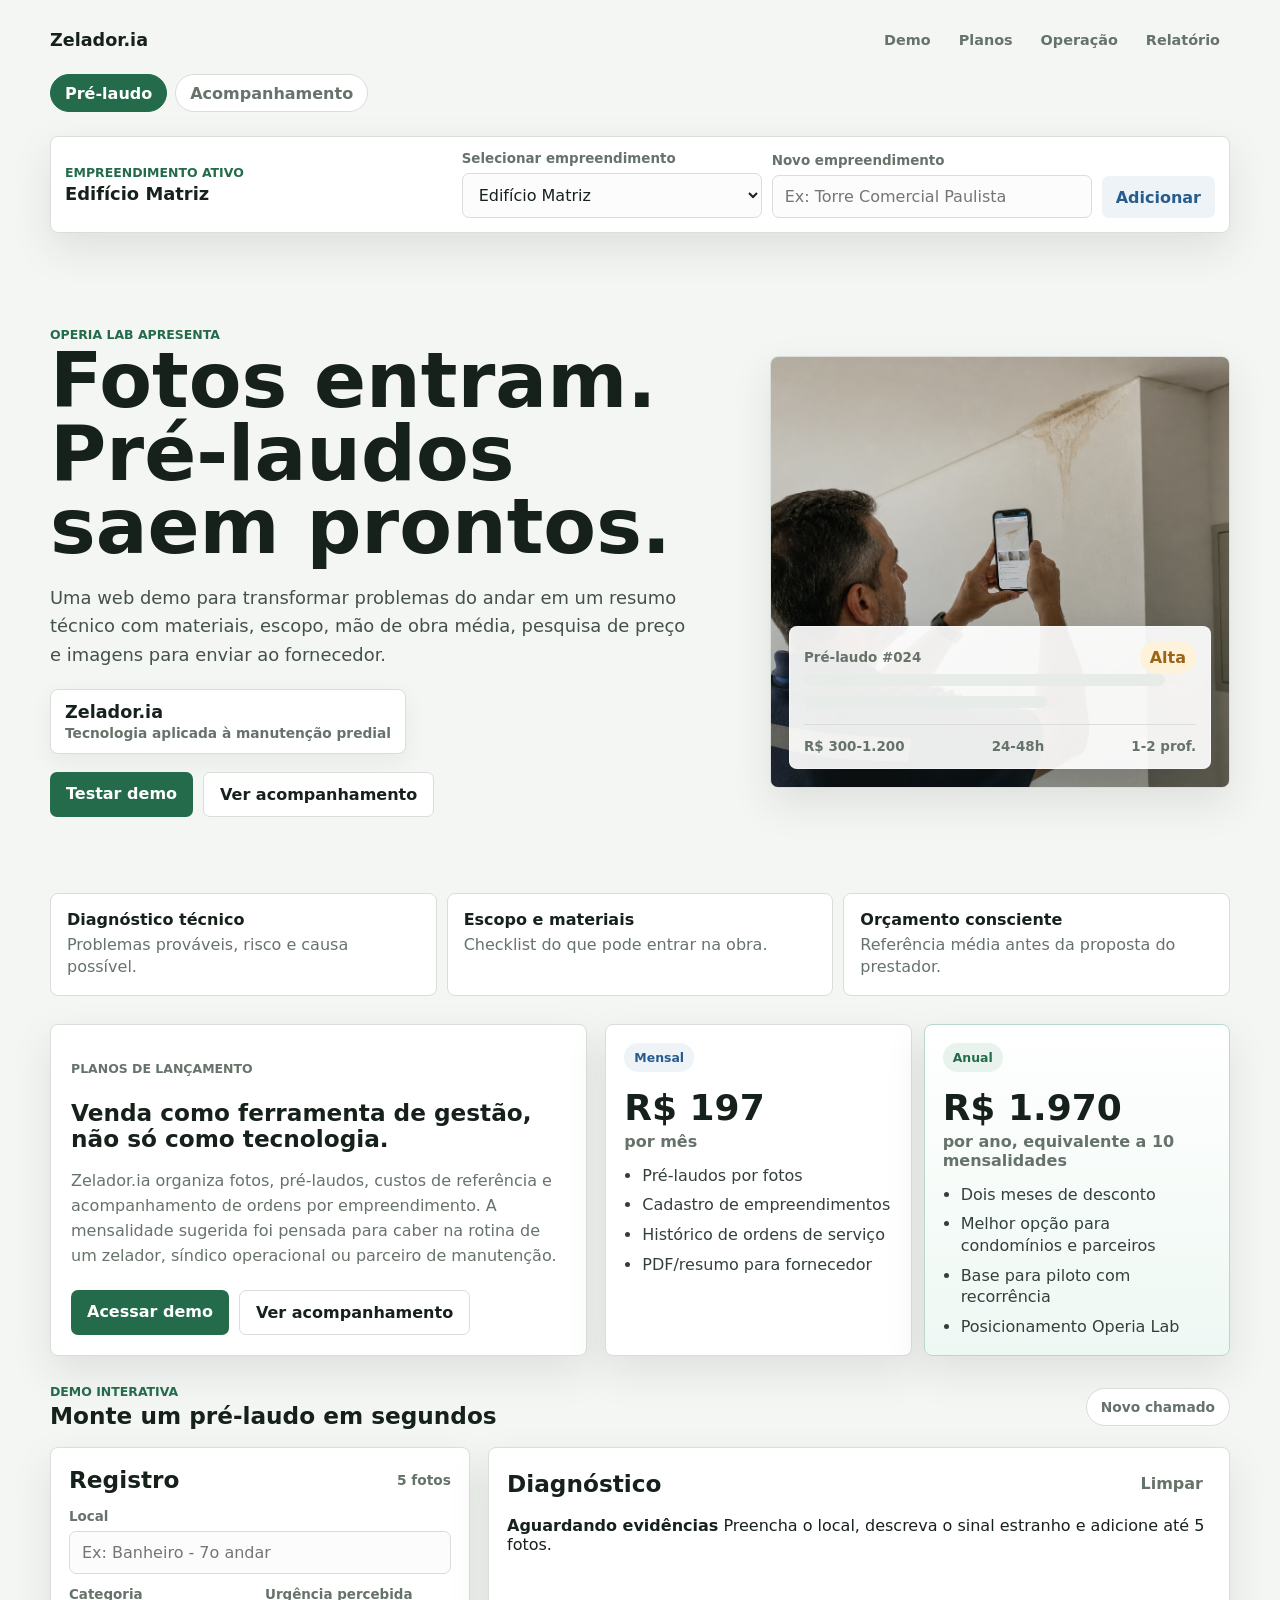
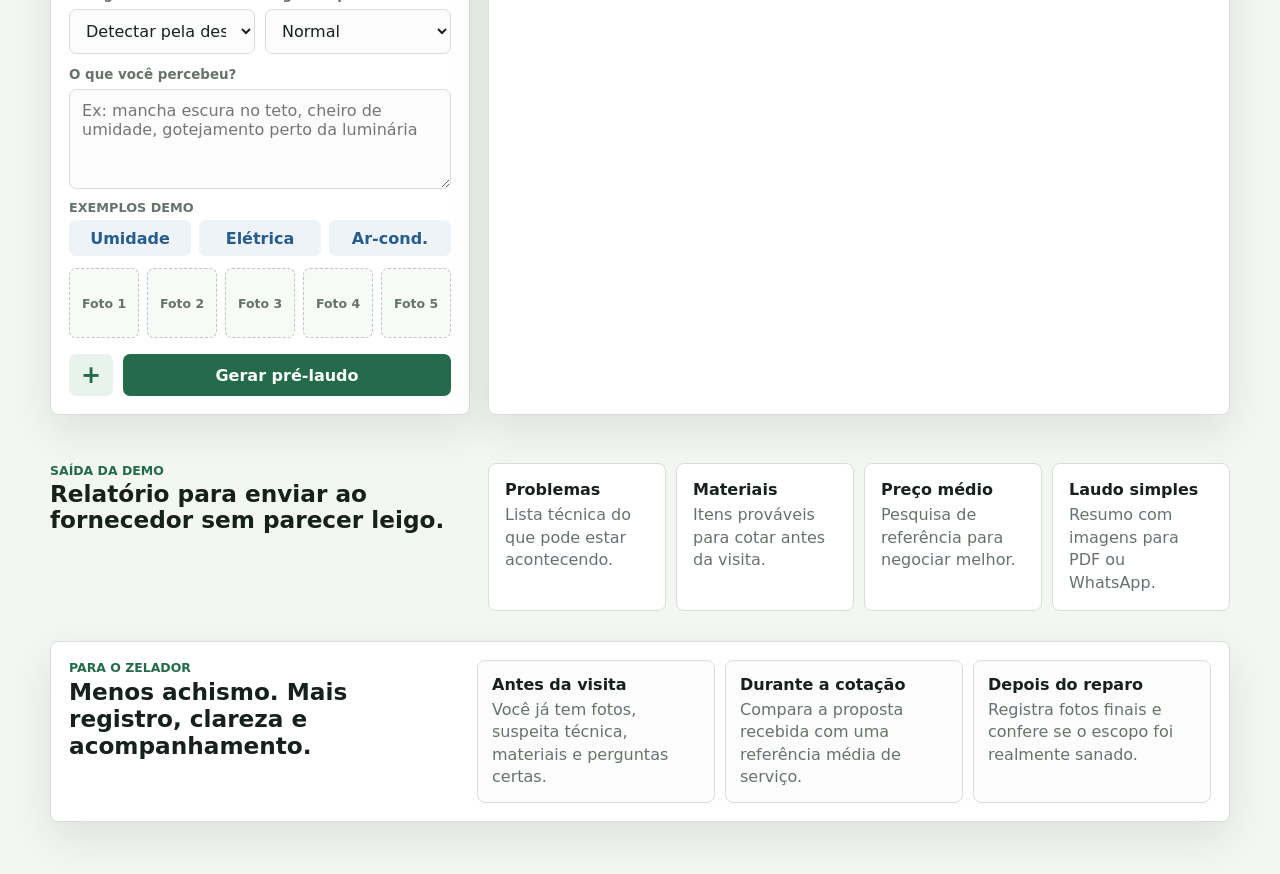
<file: zelador-ia/index.html>
<!doctype html>
<html lang="pt-BR">
  <head>
    <meta charset="utf-8">
    <meta name="viewport" content="width=device-width, initial-scale=1">
    <title>Zelador.ia - Operia Lab</title>
    <link rel="stylesheet" href="styles.css">
  </head>
  <body>
    <main class="app">
      <nav class="nav">
        <strong>Zelador.ia</strong>
        <div>
          <a href="#demo">Demo</a>
          <a href="#planos">Planos</a>
          <a href="#operacao">Operação</a>
          <a href="#relatorio">Relatório</a>
        </div>
      </nav>

      <section class="app-tabs" aria-label="Módulos do Zelador.ia">
        <button class="tab-button active" type="button" data-tab="prelaudo">Pré-laudo</button>
        <button class="tab-button" type="button" data-tab="acompanhamento">Acompanhamento</button>
      </section>

      <section class="property-switcher">
        <div>
          <p class="eyebrow">Empreendimento ativo</p>
          <strong id="activePropertyName">Edifício Matriz</strong>
        </div>
        <label class="field compact-field">
          <span>Selecionar empreendimento</span>
          <select id="propertySelect"></select>
        </label>
        <label class="field compact-field">
          <span>Novo empreendimento</span>
          <input id="newPropertyInput" type="text" placeholder="Ex: Torre Comercial Paulista">
        </label>
        <button class="secondary-button" id="addPropertyButton" type="button">Adicionar</button>
      </section>

      <div class="tab-page active" id="prelaudoPage">
      <section class="hero">
        <div class="hero-copy">
          <p class="eyebrow">Operia Lab apresenta</p>
          <h1>Fotos entram. Pré-laudos saem prontos.</h1>
          <p class="hero-text">Uma web demo para transformar problemas do andar em um resumo técnico com materiais, escopo, mão de obra média, pesquisa de preço e imagens para enviar ao fornecedor.</p>
          <div class="brand-lockup">
            <strong>Zelador.ia</strong>
          <span>Tecnologia aplicada à manutenção predial</span>
          </div>
          <div class="hero-actions">
            <a class="primary-link" href="#demo">Testar demo</a>
            <button class="secondary-link hero-tab-link" id="heroTrackingButton" type="button">Ver acompanhamento</button>
          </div>
        </div>

        <div class="hero-visual hero-photo-card" aria-label="Zelador usando o Zelador.ia em uma ocorrência predial">
          <img src="assets/zelador-ia-hero.png" alt="Zelador fotografando um ponto de infiltração com celular em ambiente predial">
          <div class="visual-overlay">
            <div class="visual-header">
              <span>Pré-laudo #024</span>
              <strong>Alta</strong>
            </div>
            <div class="visual-line wide"></div>
            <div class="visual-line"></div>
            <div class="visual-metrics">
              <span>R$ 300-1.200</span>
              <span>24-48h</span>
              <span>1-2 prof.</span>
            </div>
          </div>
        </div>
      </section>

      <section class="proof-strip" id="operacao">
        <div>
          <strong>Diagnóstico técnico</strong>
          <span>Problemas prováveis, risco e causa possível.</span>
        </div>
        <div>
          <strong>Escopo e materiais</strong>
          <span>Checklist do que pode entrar na obra.</span>
        </div>
        <div>
          <strong>Orçamento consciente</strong>
          <span>Referência média antes da proposta do prestador.</span>
        </div>
      </section>

      <section class="pricing-section" id="planos">
        <div class="pricing-copy">
          <p class="eyebrow">Planos de lançamento</p>
          <h2>Venda como ferramenta de gestão, não só como tecnologia.</h2>
          <p>Zelador.ia organiza fotos, pré-laudos, custos de referência e acompanhamento de ordens por empreendimento. A mensalidade sugerida foi pensada para caber na rotina de um zelador, síndico operacional ou parceiro de manutenção.</p>
          <div class="pricing-actions">
            <a class="primary-link" href="#demo">Acessar demo</a>
            <button class="secondary-link hero-tab-link" type="button" id="pricingTrackingButton">Ver acompanhamento</button>
          </div>
        </div>

        <div class="pricing-cards">
          <article class="price-card">
            <span>Mensal</span>
            <h3>R$ 197</h3>
            <p>por mês</p>
            <ul>
              <li>Pré-laudos por fotos</li>
              <li>Cadastro de empreendimentos</li>
              <li>Histórico de ordens de serviço</li>
              <li>PDF/resumo para fornecedor</li>
            </ul>
          </article>

          <article class="price-card featured">
            <span>Anual</span>
            <h3>R$ 1.970</h3>
            <p>por ano, equivalente a 10 mensalidades</p>
            <ul>
              <li>Dois meses de desconto</li>
              <li>Melhor opção para condomínios e parceiros</li>
              <li>Base para piloto com recorrência</li>
              <li>Posicionamento Operia Lab</li>
            </ul>
          </article>
        </div>
      </section>

      <section class="topbar" id="demo">
        <div>
          <p class="eyebrow">Demo interativa</p>
          <h2>Monte um pré-laudo em segundos</h2>
        </div>
        <div class="status-pill" id="caseStatus">Novo chamado</div>
      </section>

      <section class="workspace">
        <aside class="panel intake-panel">
          <div class="section-head">
            <h2>Registro</h2>
            <span>5 fotos</span>
          </div>

          <label class="field">
            <span>Local</span>
            <input id="locationInput" type="text" placeholder="Ex: Banheiro - 7o andar">
          </label>

          <div class="grid-two">
            <label class="field">
              <span>Categoria</span>
              <select id="categoryInput">
                <option value="auto">Detectar pela descrição</option>
                <option value="hidraulica">Hidráulica</option>
                <option value="eletrica">Elétrica</option>
                <option value="civil">Civil</option>
                <option value="climatizacao">Climatização</option>
                <option value="limpeza">Limpeza</option>
                <option value="seguranca">Segurança</option>
              </select>
            </label>

            <label class="field">
              <span>Urgência percebida</span>
              <select id="urgencyInput">
                <option value="normal">Normal</option>
                <option value="alta">Alta</option>
                <option value="critica">Crítica</option>
              </select>
            </label>
          </div>

          <label class="field">
            <span>O que você percebeu?</span>
            <textarea id="descriptionInput" rows="4" placeholder="Ex: mancha escura no teto, cheiro de umidade, gotejamento perto da luminária"></textarea>
          </label>

          <p class="scenario-label">Exemplos demo</p>
          <div class="scenario-row">
            <button class="scenario-button" type="button" data-scenario="umidade">Umidade</button>
            <button class="scenario-button" type="button" data-scenario="eletrica">Elétrica</button>
            <button class="scenario-button" type="button" data-scenario="ar">Ar-cond.</button>
          </div>

          <div class="photo-grid" id="photoGrid"></div>
          <input id="photoInput" type="file" accept="image/*" multiple hidden>

          <div class="actions">
            <button class="icon-button" id="photoButton" type="button" title="Adicionar fotos">+</button>
            <button class="primary-button" id="analyzeButton" type="button">Gerar pré-laudo</button>
          </div>
        </aside>

        <section class="panel report-panel">
          <div class="section-head">
            <h2>Diagnóstico</h2>
            <button class="ghost-button" id="resetButton" type="button">Limpar</button>
          </div>

          <div class="empty-staté" id="emptyStaté">
            <strong>Aguardando evidências</strong>
            <span>Preencha o local, descreva o sinal estranho e adicione até 5 fotos.</span>
          </div>

          <div class="report hidden" id="report">
            <div class="risk-strip" id="riskStrip">
              <div>
                <span>Criticidade</span>
                <strong id="severityText">Media</strong>
              </div>
              <div>
                <span>Prazo sugerido</span>
                <strong id="deadlineText">48h</strong>
              </div>
              <div>
                <span>Custo base</span>
                <strong id="costText">R$ 250 - R$ 700</strong>
              </div>
            </div>

            <div class="source-banner demo-source" id="sourceBanner">
              Origem: demo local
            </div>

            <div class="laudo-head">
              <div>
                <span>Relatório</span>
                <strong id="reportIdText">ZIA-0000</strong>
              </div>
              <div>
                <span>Local</span>
                <strong id="reportLocationText">Local não informado</strong>
              </div>
              <div>
                <span>Emissão</span>
                <strong id="reportDateText">--/--/----</strong>
              </div>
            </div>

            <div class="diagnosis-card">
              <h3 id="problemTitle">Problema provável</h3>
              <p id="technicalText"></p>
            </div>

            <div class="metrics">
              <div>
                <span>Profissional</span>
                <strong id="proText"></strong>
              </div>
              <div>
                <span>Equipe média</span>
                <strong id="crewText"></strong>
              </div>
              <div>
                <span>Execução</span>
                <strong id="durationText"></strong>
              </div>
              <div>
                <span>Status</span>
                <strong id="statusText">Aberto</strong>
              </div>
            </div>

            <div class="section-block">
              <h3>Ação recomendada</h3>
              <ul id="actionsList"></ul>
            </div>

            <div class="section-block dual-section">
              <div>
                <h3>Materiais prováveis</h3>
                <div class="tag-list" id="materialsList"></div>
              </div>
              <div>
                <h3>Checklist de obra</h3>
                <div class="scope-list" id="scopeList"></div>
              </div>
            </div>

            <div class="section-block quote-panel">
              <div>
                <h3>Comparativo de orçamento</h3>
                <p id="priceNote"></p>
              </div>
              <div class="quote-grid">
                <label class="field compact-field">
                  <span>Proposta do prestador</span>
                  <input id="providerQuoteInput" type="number" min="0" placeholder="Ex: 650">
                </label>
                <label class="field compact-field">
                  <span>Mão de obra informada</span>
                  <input id="laborQuoteInput" type="number" min="0" placeholder="Ex: 350">
                </label>
                <label class="field compact-field">
                  <span>Prestador/fornecedor</span>
                  <input id="providerNameInput" type="text" placeholder="Ex: Manutenção Silva">
                </label>
                <label class="field compact-field">
                  <span>Prazo proposto</span>
                  <input id="providerDeadlineInput" type="text" placeholder="Ex: 2 dias úteis">
                </label>
              </div>
              <div class="quote-result" id="quoteResult">Informe valores para comparar com a pesquisa média.</div>
            </div>

            <div class="section-block evidence-section">
              <div>
                <h3>Evidências anexadas</h3>
                <p>Fotos usadas como base visual do pré-laudo e imagens pós-serviço quando existirem.</p>
              </div>
              <div class="evidence-grid" id="evidenceGrid"></div>
            </div>

            <div class="section-block report-preview">
              <div>
                <h3>Resumo para fornecedor</h3>
                <p id="supplierSummary"></p>
              </div>
              <button class="secondary-button" id="copyReportButton" type="button">Copiar resumo</button>
              <button class="secondary-button" id="saveOrderButton" type="button">Salvar OS</button>
              <button class="primary-button print-button" id="printButton" type="button">Gerar PDF</button>
            </div>

            <div class="section-block">
              <h3>Checklist de encerramento</h3>
              <div class="checklist" id="checklist"></div>
            </div>

            <div class="resolution">
              <div>
                <h3>Validação pós-serviço</h3>
                <p>Adicione fotos depois da execução para registrar se o problema foi sanado no prazo.</p>
              </div>
              <input id="afterInput" type="file" accept="image/*" multiple hidden>
              <button class="secondary-button" id="afterButton" type="button">Fotos depois</button>
              <button class="primary-button" id="closeButton" type="button">Avaliar encerramento</button>
            </div>

            <div class="after-grid" id="afterGrid"></div>
            <div class="closure hidden" id="closureBox"></div>
          </div>
        </section>
      </section>

      <section class="report-showcase" id="relatorio">
        <div>
          <p class="eyebrow">Saída da demo</p>
          <h2>Relatório para enviar ao fornecedor sem parecer leigo.</h2>
        </div>
        <div class="showcase-grid">
          <div><strong>Problemas</strong><span>Lista técnica do que pode estar acontecendo.</span></div>
          <div><strong>Materiais</strong><span>Itens prováveis para cotar antes da visita.</span></div>
          <div><strong>Preço médio</strong><span>Pesquisa de referência para negociar melhor.</span></div>
          <div><strong>Laudo simples</strong><span>Resumo com imagens para PDF ou WhatsApp.</span></div>
        </div>
      </section>

      <section class="operator-section">
        <div>
          <p class="eyebrow">Para o zelador</p>
          <h2>Menos achismo. Mais registro, clareza e acompanhamento.</h2>
        </div>
        <div class="operator-grid">
          <div><strong>Antes da visita</strong><span>Você já tem fotos, suspeita técnica, materiais e perguntas certas.</span></div>
          <div><strong>Durante a cotação</strong><span>Compara a proposta recebida com uma referência média de serviço.</span></div>
          <div><strong>Depois do reparo</strong><span>Registra fotos finais e confere se o escopo foi realmente sanado.</span></div>
        </div>
      </section>

      </div>

      <section class="tab-page tracking-page" id="acompanhamentoPage">
        <div class="tracking-header">
        <div>
          <p class="eyebrow">Ordens de serviço</p>
          <h1>Acompanhamento completo</h1>
            <p>Controle o caminho da OS desde o pré-laudo até a resolução, pendência ou exclusão no empreendimento selecionado.</p>
        </div>
          <div class="tracking-stats">
            <div><span>Total</span><strong id="totalOrdersText">0</strong></div>
            <div><span>Abertas</span><strong id="openOrdersText">0</strong></div>
            <div><span>Pendentes</span><strong id="pendingOrdersText">0</strong></div>
            <div><span>Resolvidas</span><strong id="resolvedOrdersText">0</strong></div>
          </div>
        </div>

        <div class="tracking-toolbar">
          <label class="field compact-field">
            <span>Categoria</span>
            <select id="historyCategoryFilter">
              <option value="all">Todas</option>
              <option value="hidraulica">Hidráulica</option>
              <option value="eletrica">Elétrica</option>
              <option value="civil">Civil</option>
              <option value="climatizacao">Climatização</option>
              <option value="limpeza">Limpeza</option>
              <option value="seguranca">Segurança</option>
            </select>
          </label>
          <label class="field compact-field">
            <span>Status</span>
            <select id="historyStatusFilter">
              <option value="all">Todos</option>
              <option value="aberta">Aberta</option>
              <option value="em_execucao">Em execução</option>
              <option value="pendente">Pendente</option>
              <option value="resolvida">Resolvida</option>
            </select>
          </label>
          <button class="secondary-button" id="showAllOrdersButton" type="button">Mostrar tudo</button>
        </div>

        <div class="history-empty" id="historyEmpty">
          <strong>Nenhuma ordem salva ainda</strong>
          <span>Gere um pré-laudo e clique em "Salvar OS" para acompanhar a execução.</span>
        </div>

        <div class="orders-list" id="ordersList"></div>
      </section>
    </main>

    <script src="app.js"></script>
  </body>
</html>
</file>
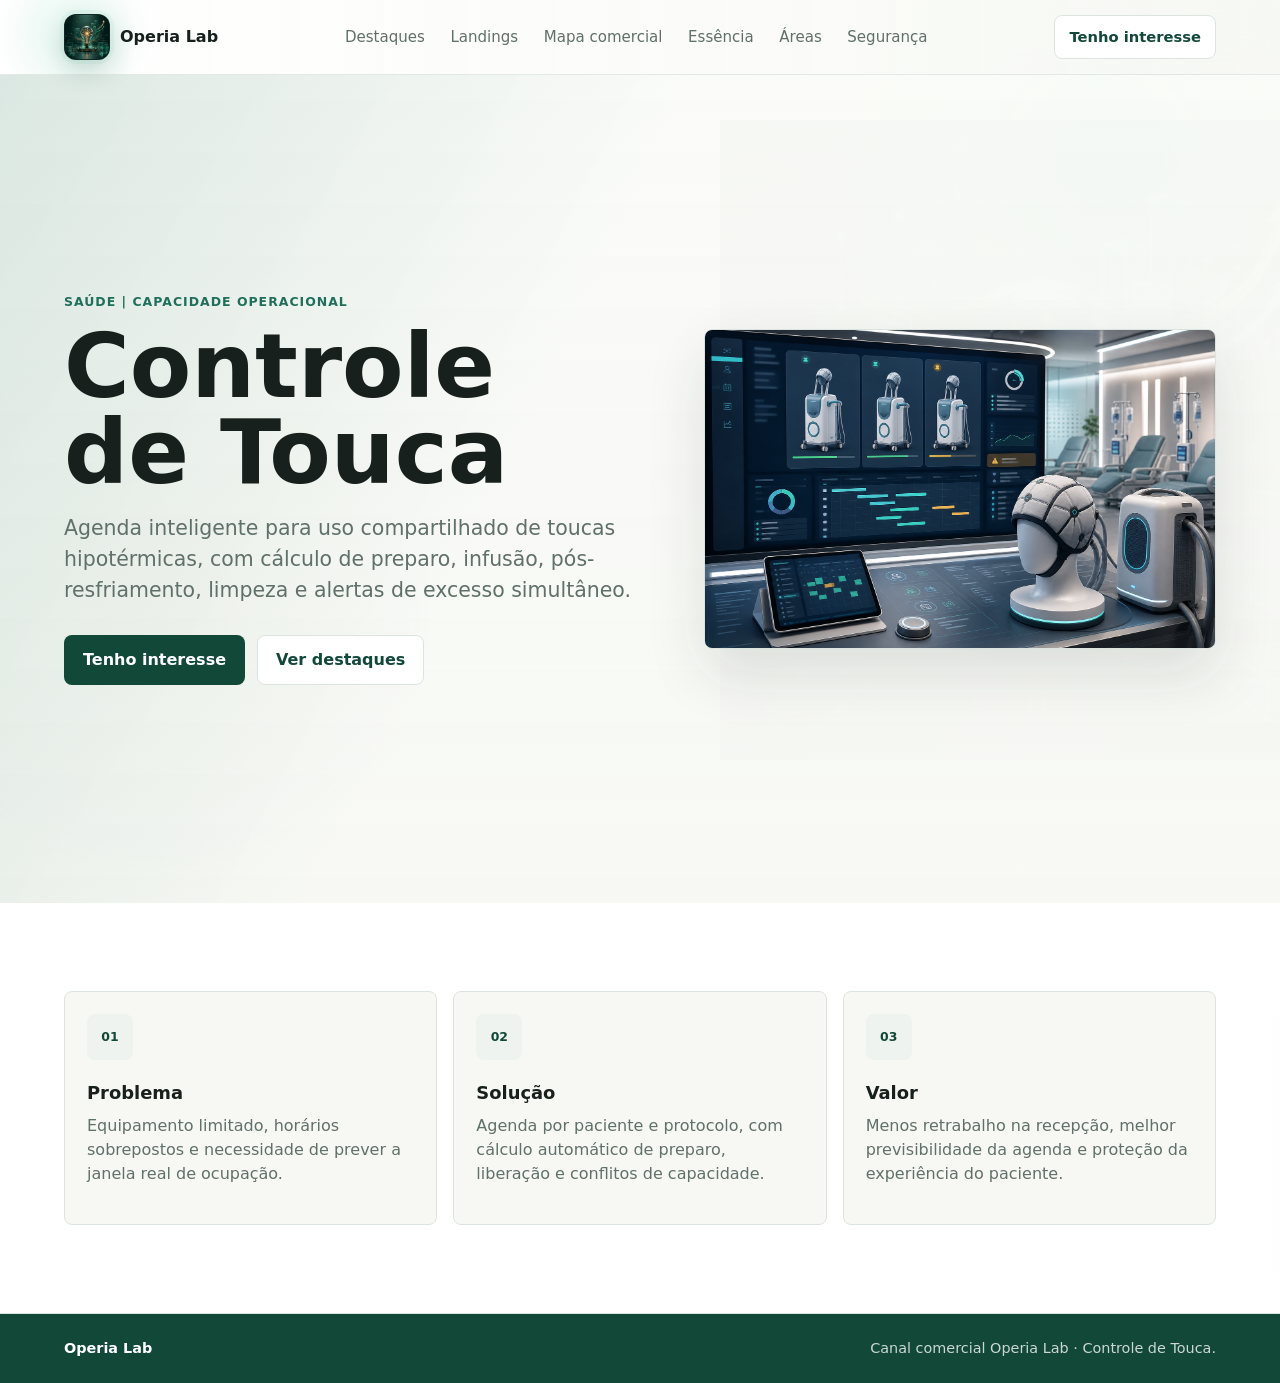
<file: controle-touca.html>
<!doctype html>
<html lang="pt-BR">
  <head>
    <meta charset="utf-8">
    <meta name="viewport" content="width=device-width, initial-scale=1">
    <title>Controle de Touca | Operia Lab</title>
    <meta
      name="description"
      content="Solução para agenda e capacidade operacional de toucas hipotérmicas em clínicas de infusão."
    >
    <link rel="stylesheet" href="styles.css">
  </head>
  <body>
    <header class="site-header">
      <a class="brand" href="index.html" aria-label="Operia Lab">
        <span class="brand-mark">
          <img src="assets/operia-ai-lab-mark.png" alt="">
        </span>
        <span>Operia Lab</span>
      </a>
      <nav class="nav-links" aria-label="Navegação principal">
        <a href="index.html#vendaveis">Destaques</a>
        <a href="landings.html">Landings</a>
        <a href="mapa-comercial.html">Mapa comercial</a>
        <a href="index.html#essencia">Essência</a>
        <a href="index.html#areas">Áreas</a>
        <a href="seguranca.html">Segurança</a>
      </nav>
      <a class="header-action" href="index.html?solucao=Controle%20de%20Touca#interesse">Tenho interesse</a>
    </header>

    <main>
      <section class="product-hero">
        <div class="product-copy">
          <p class="eyebrow">Saúde | Capacidade operacional</p>
          <h1>Controle de Touca</h1>
          <p class="hero-text">
            Agenda inteligente para uso compartilhado de toucas hipotérmicas, com cálculo de preparo, infusão,
            pós-resfriamento, limpeza e alertas de excesso simultâneo.
          </p>
          <div class="hero-actions">
            <a class="button primary" href="index.html?solucao=Controle%20de%20Touca#interesse">Tenho interesse</a>
            <a class="button secondary" href="index.html#vendaveis">Ver destaques</a>
          </div>
        </div>
        <img class="product-cover" src="assets/cover-touca-paxman.png" alt="Capa tecnológica do controle de touca hipotérmica">
      </section>

      <section class="section product-band">
        <article>
          <span class="area-icon">01</span>
          <h3>Problema</h3>
          <p>Equipamento limitado, horários sobrepostos e necessidade de prever a janela real de ocupação.</p>
        </article>
        <article>
          <span class="area-icon">02</span>
          <h3>Solução</h3>
          <p>Agenda por paciente e protocolo, com cálculo automático de preparo, liberação e conflitos de capacidade.</p>
        </article>
        <article>
          <span class="area-icon">03</span>
          <h3>Valor</h3>
          <p>Menos retrabalho na recepção, melhor previsibilidade da agenda e proteção da experiência do paciente.</p>
        </article>
      </section>
    </main>

    <footer class="site-footer">
      <span>Operia Lab</span>
      <span>Canal comercial Operia Lab · Controle de Touca.</span>
    </footer>
  </body>
</html>
</file>
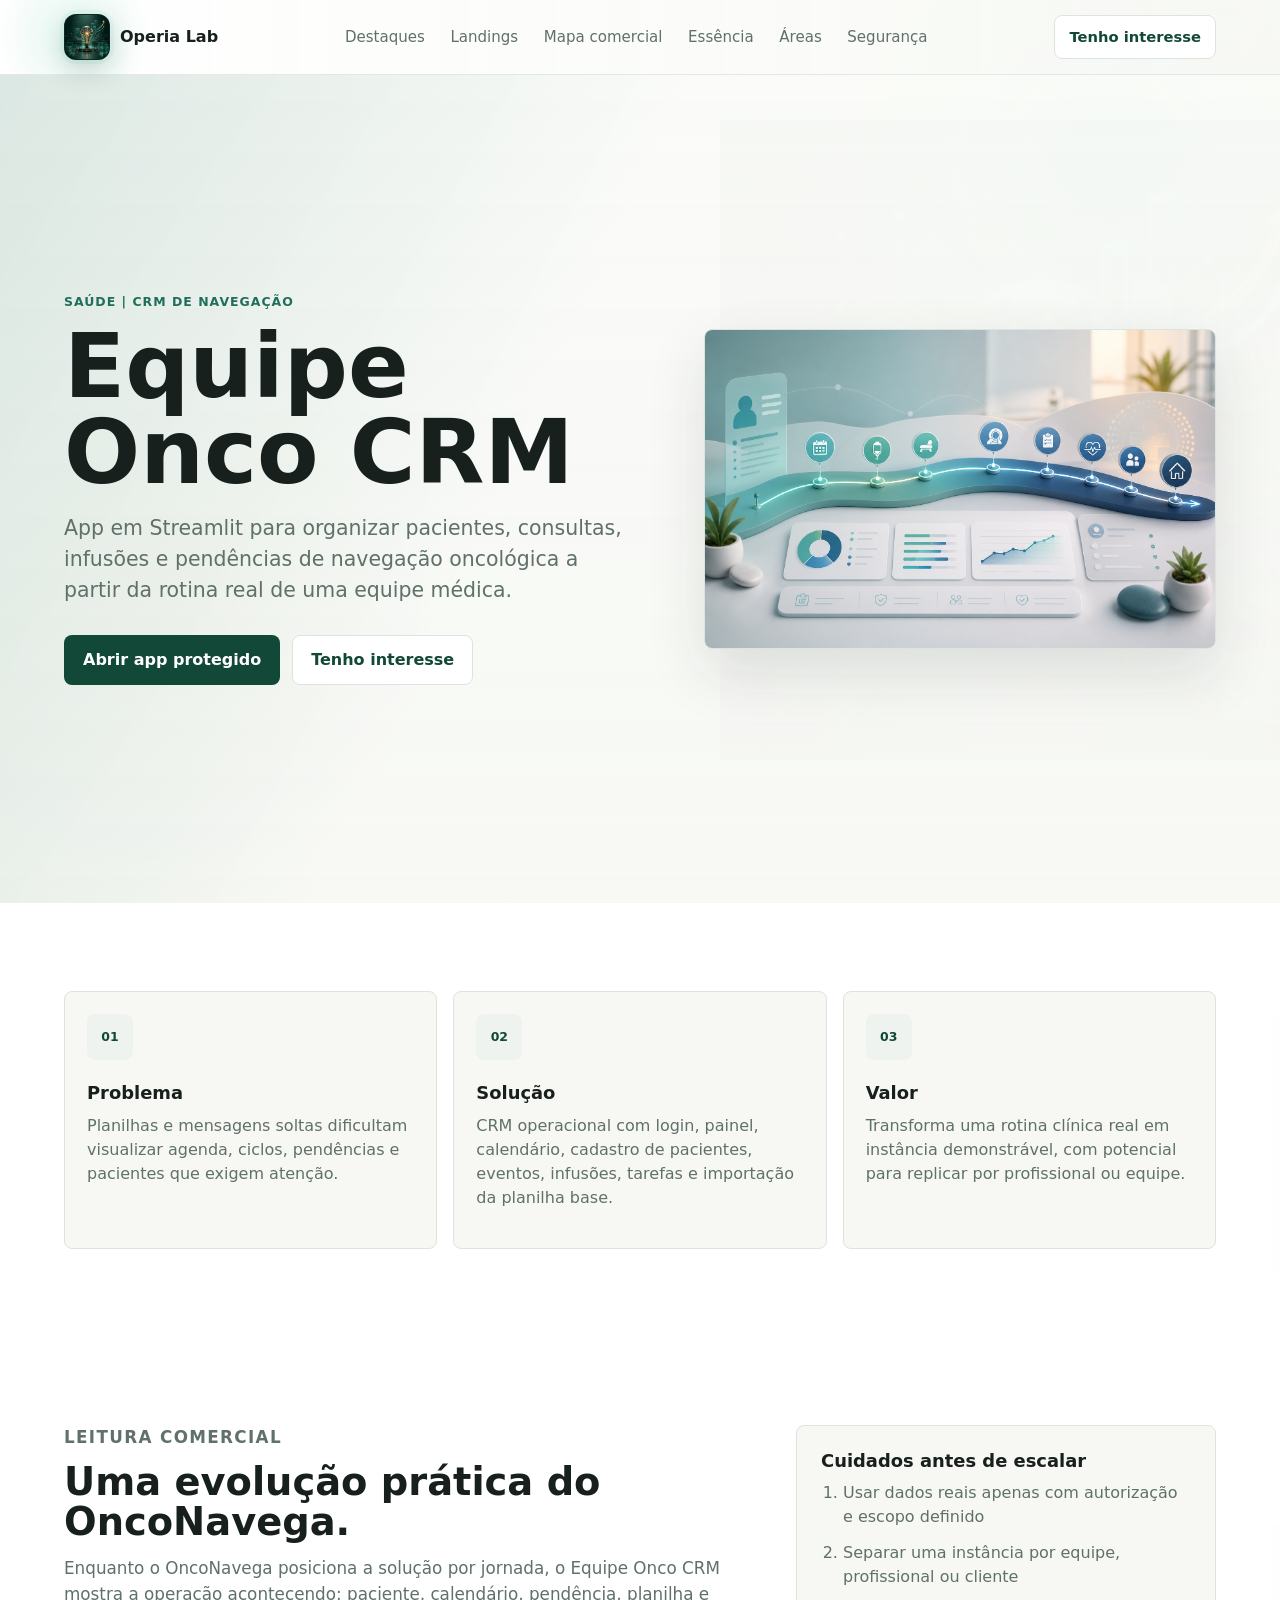
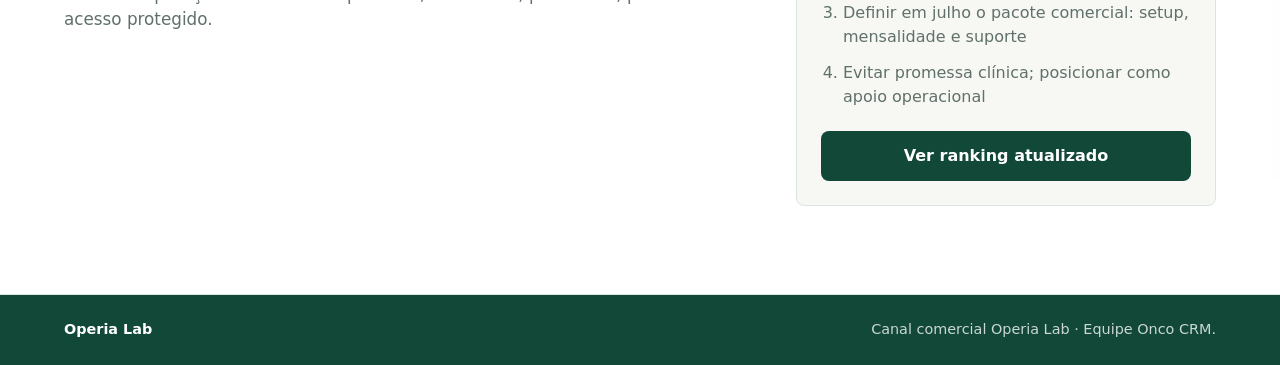
<file: equipe-onco-crm.html>
<!doctype html>
<html lang="pt-BR">
  <head>
    <meta charset="utf-8">
    <meta name="viewport" content="width=device-width, initial-scale=1">
    <title>Equipe Onco CRM | Operia Lab</title>
    <meta
      name="description"
      content="CRM de navegacao oncologica para equipe medica, com pacientes, consultas, infusoes, pendencias e agenda protegida."
    >
    <link rel="stylesheet" href="styles.css">
  </head>
  <body>
    <header class="site-header">
      <a class="brand" href="index.html" aria-label="Operia Lab">
        <span class="brand-mark">
          <img src="assets/operia-ai-lab-mark.png" alt="">
        </span>
        <span>Operia Lab</span>
      </a>
      <nav class="nav-links" aria-label="Navegação principal">
        <a href="index.html#vendaveis">Destaques</a>
        <a href="landings.html">Landings</a>
        <a href="mapa-comercial.html">Mapa comercial</a>
        <a href="index.html#essencia">Essência</a>
        <a href="index.html#areas">Áreas</a>
        <a href="seguranca.html">Segurança</a>
      </nav>
      <a class="header-action" href="index.html?solucao=Equipe%20Onco%20CRM#interesse">Tenho interesse</a>
    </header>

    <main>
      <section class="product-hero">
        <div class="product-copy">
          <p class="eyebrow">Saúde | CRM de navegação</p>
          <h1>Equipe Onco CRM</h1>
          <p class="hero-text">
            App em Streamlit para organizar pacientes, consultas, infusões e pendências de navegação oncológica
            a partir da rotina real de uma equipe médica.
          </p>
          <div class="hero-actions">
            <a class="button primary" href="https://equipe-onco-pp.streamlit.app" target="_blank" rel="noopener">Abrir app protegido</a>
            <a class="button secondary" href="index.html?solucao=Equipe%20Onco%20CRM#interesse">Tenho interesse</a>
          </div>
        </div>
        <img class="product-cover" src="assets/cover-navegacao.png" alt="Capa tecnológica do Equipe Onco CRM">
      </section>

      <section class="section product-band">
        <article>
          <span class="area-icon">01</span>
          <h3>Problema</h3>
          <p>Planilhas e mensagens soltas dificultam visualizar agenda, ciclos, pendências e pacientes que exigem atenção.</p>
        </article>
        <article>
          <span class="area-icon">02</span>
          <h3>Solução</h3>
          <p>CRM operacional com login, painel, calendário, cadastro de pacientes, eventos, infusões, tarefas e importação da planilha base.</p>
        </article>
        <article>
          <span class="area-icon">03</span>
          <h3>Valor</h3>
          <p>Transforma uma rotina clínica real em instância demonstrável, com potencial para replicar por profissional ou equipe.</p>
        </article>
      </section>

      <section class="section meeting-section">
        <div class="meeting-copy">
          <p class="section-kicker">Leitura comercial</p>
          <h2>Uma evolução prática do OncoNavega.</h2>
          <p>
            Enquanto o OncoNavega posiciona a solução por jornada, o Equipe Onco CRM mostra a operação acontecendo:
            paciente, calendário, pendência, planilha e acesso protegido.
          </p>
        </div>
        <div class="meeting-panel">
          <h3>Cuidados antes de escalar</h3>
          <ol>
            <li>Usar dados reais apenas com autorização e escopo definido</li>
            <li>Separar uma instância por equipe, profissional ou cliente</li>
            <li>Definir em julho o pacote comercial: setup, mensalidade e suporte</li>
            <li>Evitar promessa clínica; posicionar como apoio operacional</li>
          </ol>
          <a class="button primary full" href="mapa-comercial.html">Ver ranking atualizado</a>
        </div>
      </section>
    </main>

    <footer class="site-footer">
      <span>Operia Lab</span>
      <span>Canal comercial Operia Lab · Equipe Onco CRM.</span>
    </footer>
  </body>
</html>
</file>
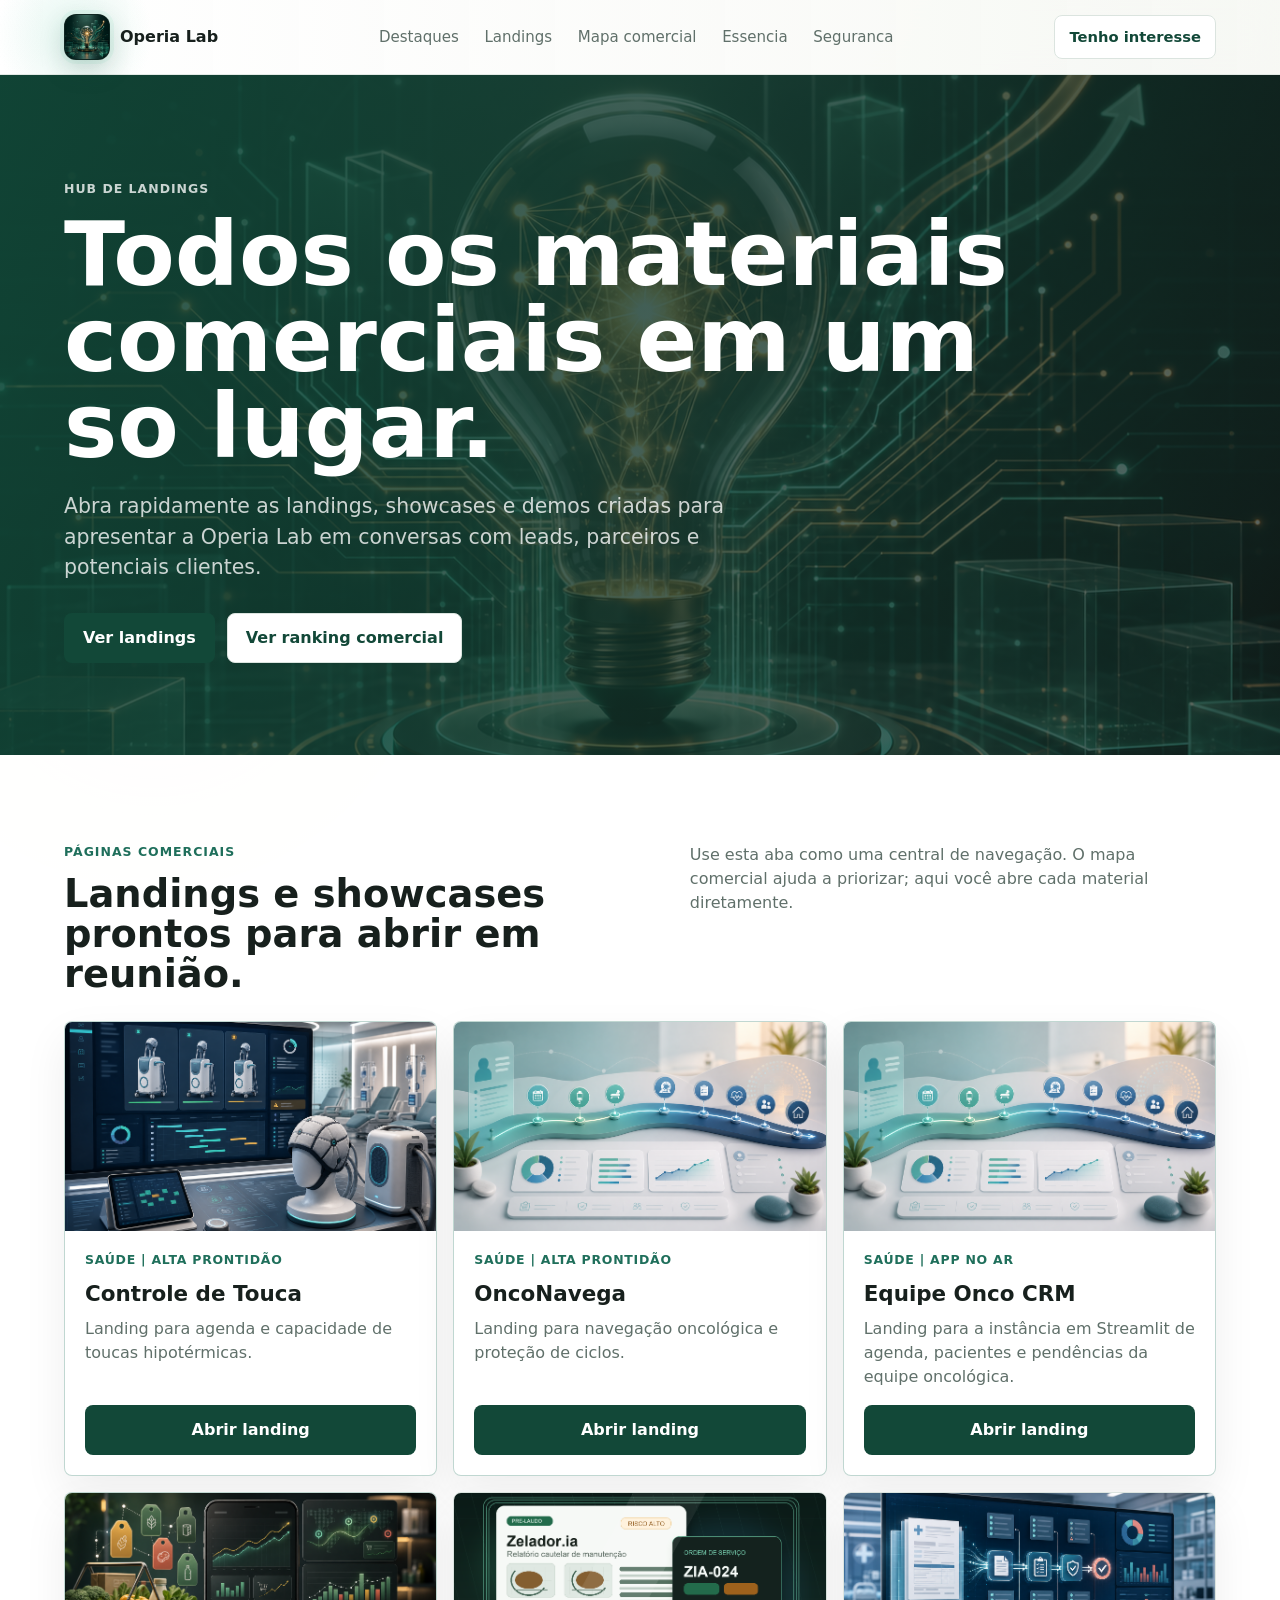
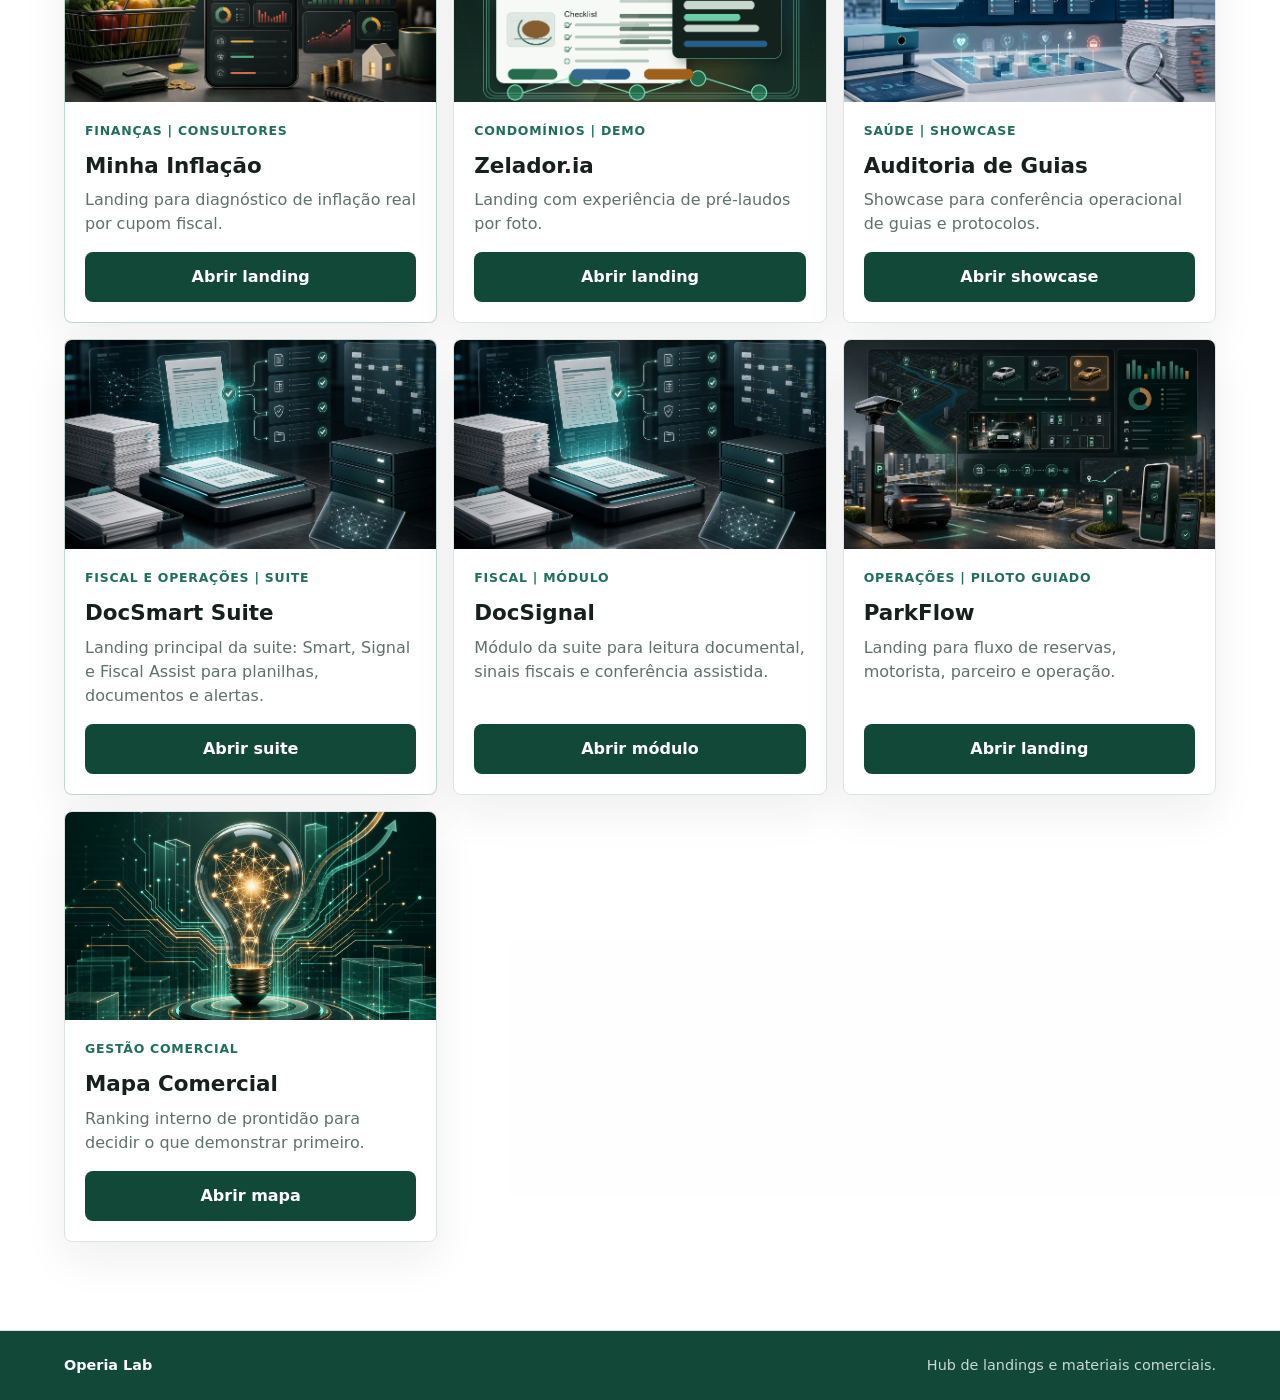
<file: landings.html>
<!doctype html>
<html lang="pt-BR">
  <head>
    <meta charset="utf-8">
    <meta name="viewport" content="width=device-width, initial-scale=1">
    <title>Landings | Operia Lab</title>
    <meta
      name="description"
      content="Hub de landings, showcases e demonstracoes comerciais da Operia Lab."
    >
    <link rel="stylesheet" href="styles.css">
  </head>
  <body>
    <header class="site-header">
      <a class="brand" href="index.html" aria-label="Operia Lab">
        <span class="brand-mark">
          <img src="assets/operia-ai-lab-mark.png" alt="">
        </span>
        <span>Operia Lab</span>
      </a>
      <nav class="nav-links" aria-label="Navegacao principal">
        <a href="index.html#vendaveis">Destaques</a>
        <a href="landings.html">Landings</a>
        <a href="mapa-comercial.html">Mapa comercial</a>
        <a href="index.html#essencia">Essencia</a>
        <a href="seguranca.html">Seguranca</a>
      </nav>
      <a class="header-action" href="index.html#interesse">Tenho interesse</a>
    </header>

    <main>
      <section class="landing-hub-hero">
        <div>
          <p class="eyebrow">Hub de landings</p>
          <h1>Todos os materiais comerciais em um so lugar.</h1>
          <p class="hero-text">
            Abra rapidamente as landings, showcases e demos criadas para apresentar a Operia Lab em conversas com
            leads, parceiros e potenciais clientes.
          </p>
          <div class="hero-actions">
            <a class="button primary" href="#landings">Ver landings</a>
            <a class="button secondary" href="mapa-comercial.html">Ver ranking comercial</a>
          </div>
        </div>
      </section>

      <section id="landings" class="section landing-hub-section">
        <div class="section-heading landing-hub-heading">
          <div>
            <p class="section-kicker">Páginas comerciais</p>
            <h2>Landings e showcases prontos para abrir em reunião.</h2>
          </div>
          <p>
            Use esta aba como uma central de navegação. O mapa comercial ajuda a priorizar; aqui você abre cada
            material diretamente.
          </p>
        </div>

        <div class="landing-hub-grid">
          <article class="landing-tile priority">
            <a class="landing-tile-cover" href="controle-touca.html">
              <img src="assets/cover-touca-paxman.png" alt="">
            </a>
            <div class="landing-tile-body">
              <span>Saúde | alta prontidão</span>
              <h3>Controle de Touca</h3>
              <p>Landing para agenda e capacidade de toucas hipotérmicas.</p>
              <a class="button primary full" href="controle-touca.html">Abrir landing</a>
            </div>
          </article>

          <article class="landing-tile priority">
            <a class="landing-tile-cover" href="onconavega.html">
              <img src="assets/cover-navegacao.png" alt="">
            </a>
            <div class="landing-tile-body">
              <span>Saúde | alta prontidão</span>
              <h3>OncoNavega</h3>
              <p>Landing para navegação oncológica e proteção de ciclos.</p>
              <a class="button primary full" href="onconavega.html">Abrir landing</a>
            </div>
          </article>

          <article class="landing-tile priority">
            <a class="landing-tile-cover" href="equipe-onco-crm.html">
              <img src="assets/cover-navegacao.png" alt="">
            </a>
            <div class="landing-tile-body">
              <span>Saúde | app no ar</span>
              <h3>Equipe Onco CRM</h3>
              <p>Landing para a instância em Streamlit de agenda, pacientes e pendências da equipe oncológica.</p>
              <a class="button primary full" href="equipe-onco-crm.html">Abrir landing</a>
            </div>
          </article>

          <article class="landing-tile priority">
            <a class="landing-tile-cover" href="minha-inflacao/index.html">
              <img src="assets/cover-minha-inflacao.png" alt="">
            </a>
            <div class="landing-tile-body">
              <span>Finanças | consultores</span>
              <h3>Minha Inflação</h3>
              <p>Landing para diagnóstico de inflação real por cupom fiscal.</p>
              <a class="button primary full" href="minha-inflacao/index.html">Abrir landing</a>
            </div>
          </article>

          <article class="landing-tile">
            <a class="landing-tile-cover" href="zelador-ia/index.html">
              <img src="assets/cover-zelador-ia.png" alt="">
            </a>
            <div class="landing-tile-body">
              <span>Condomínios | demo</span>
              <h3>Zelador.ia</h3>
              <p>Landing com experiência de pré-laudos por foto.</p>
              <a class="button primary full" href="zelador-ia/index.html">Abrir landing</a>
            </div>
          </article>

          <article class="landing-tile">
            <a class="landing-tile-cover" href="auditoria-guias/index.html">
              <img src="assets/cover-auditoria.png" alt="">
            </a>
            <div class="landing-tile-body">
              <span>Saúde | showcase</span>
              <h3>Auditoria de Guias</h3>
              <p>Showcase para conferência operacional de guias e protocolos.</p>
              <a class="button primary full" href="auditoria-guias/index.html">Abrir showcase</a>
            </div>
          </article>

          <article class="landing-tile priority">
            <a class="landing-tile-cover" href="docsignal/docsmart_landing.html">
              <img src="assets/cover-docsignal.png" alt="">
            </a>
            <div class="landing-tile-body">
              <span>Fiscal e operações | suite</span>
              <h3>DocSmart Suite</h3>
              <p>Landing principal da suite: Smart, Signal e Fiscal Assist para planilhas, documentos e alertas.</p>
              <a class="button primary full" href="docsignal/docsmart_landing.html">Abrir suite</a>
            </div>
          </article>

          <article class="landing-tile">
            <a class="landing-tile-cover" href="docsignal/docsignal_landing.html">
              <img src="assets/cover-docsignal.png" alt="">
            </a>
            <div class="landing-tile-body">
              <span>Fiscal | módulo</span>
              <h3>DocSignal</h3>
              <p>Módulo da suite para leitura documental, sinais fiscais e conferência assistida.</p>
              <a class="button primary full" href="docsignal/docsignal_landing.html">Abrir módulo</a>
            </div>
          </article>

          <article class="landing-tile">
            <a class="landing-tile-cover" href="parkflow/parkflow_home.html">
              <img src="assets/cover-parkflow.png" alt="">
            </a>
            <div class="landing-tile-body">
              <span>Operações | piloto guiado</span>
              <h3>ParkFlow</h3>
              <p>Landing para fluxo de reservas, motorista, parceiro e operação.</p>
              <a class="button primary full" href="parkflow/parkflow_home.html">Abrir landing</a>
            </div>
          </article>

          <article class="landing-tile utility">
            <a class="landing-tile-cover" href="mapa-comercial.html">
              <img src="assets/operia-ai-lab-hero.png" alt="">
            </a>
            <div class="landing-tile-body">
              <span>Gestão comercial</span>
              <h3>Mapa Comercial</h3>
              <p>Ranking interno de prontidão para decidir o que demonstrar primeiro.</p>
              <a class="button primary full" href="mapa-comercial.html">Abrir mapa</a>
            </div>
          </article>
        </div>
      </section>
    </main>

    <footer class="site-footer">
      <span>Operia Lab</span>
      <span>Hub de landings e materiais comerciais.</span>
    </footer>
  </body>
</html>
</file>
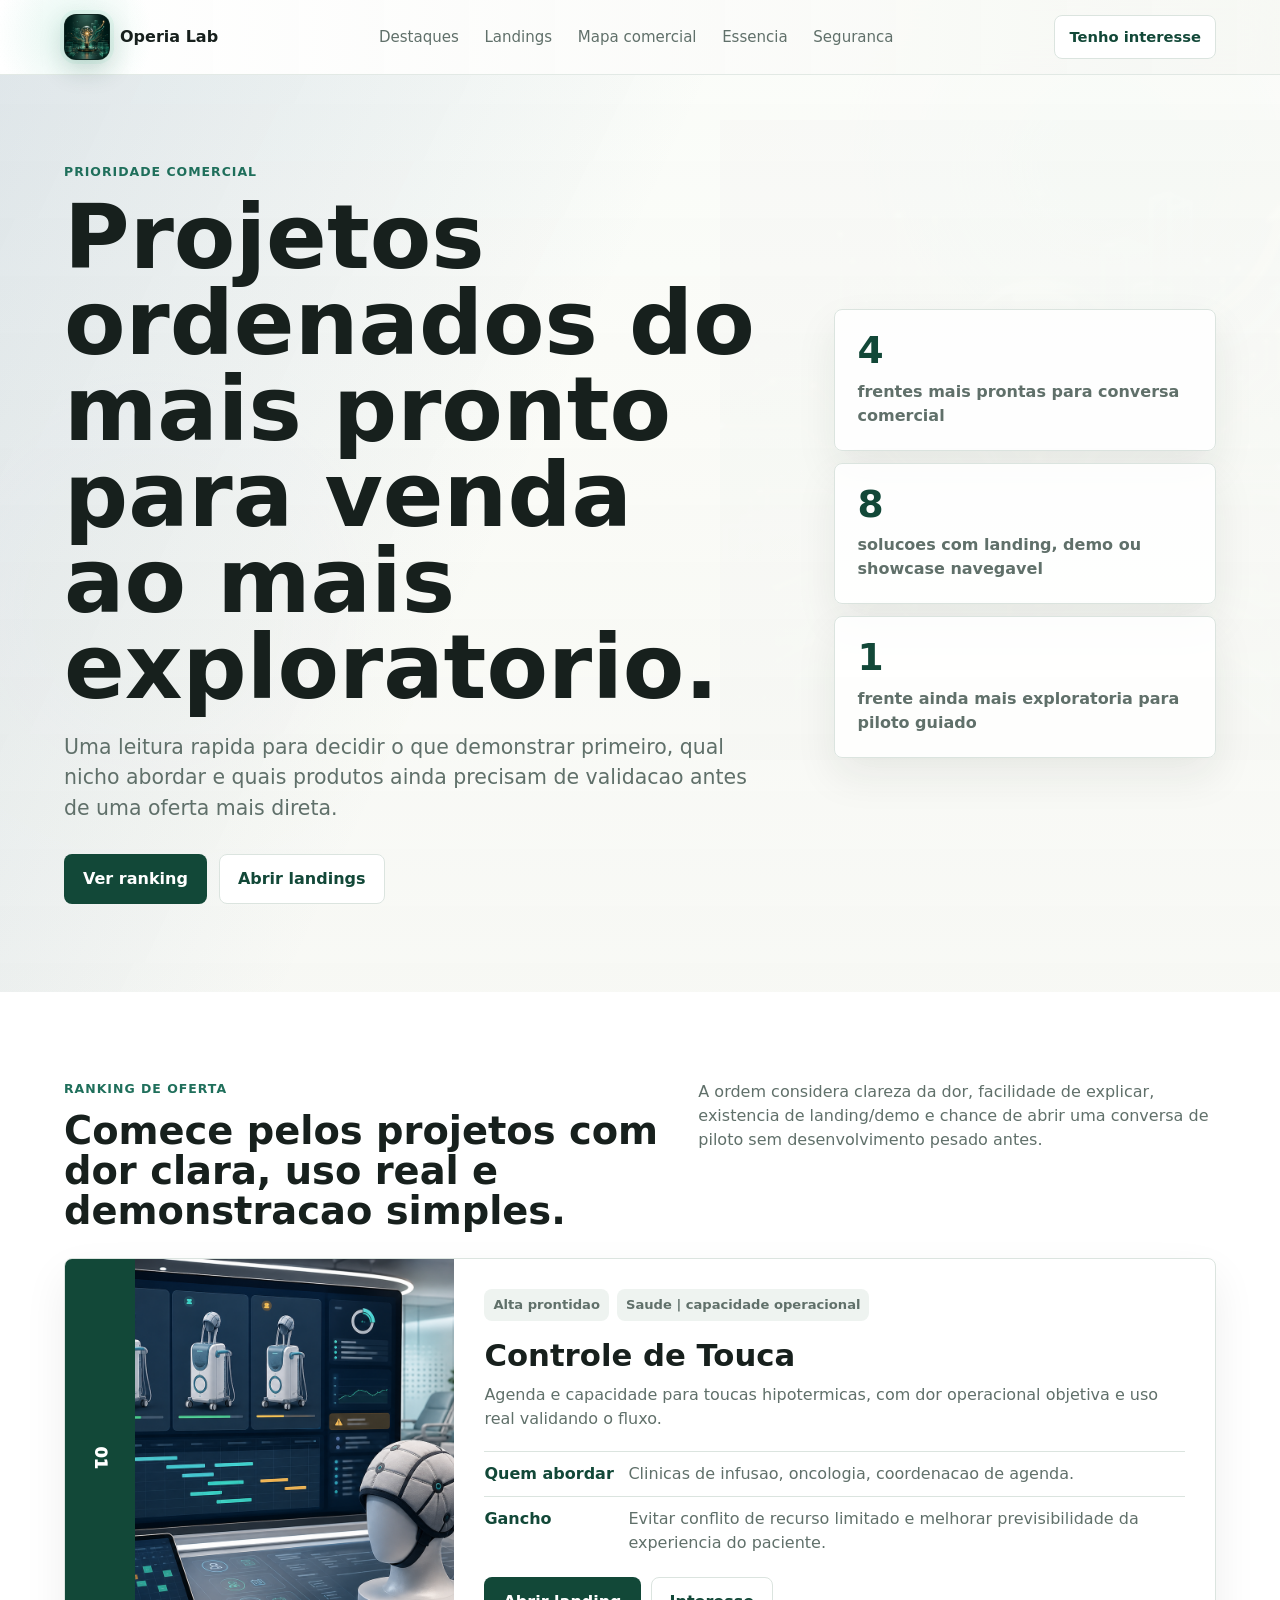
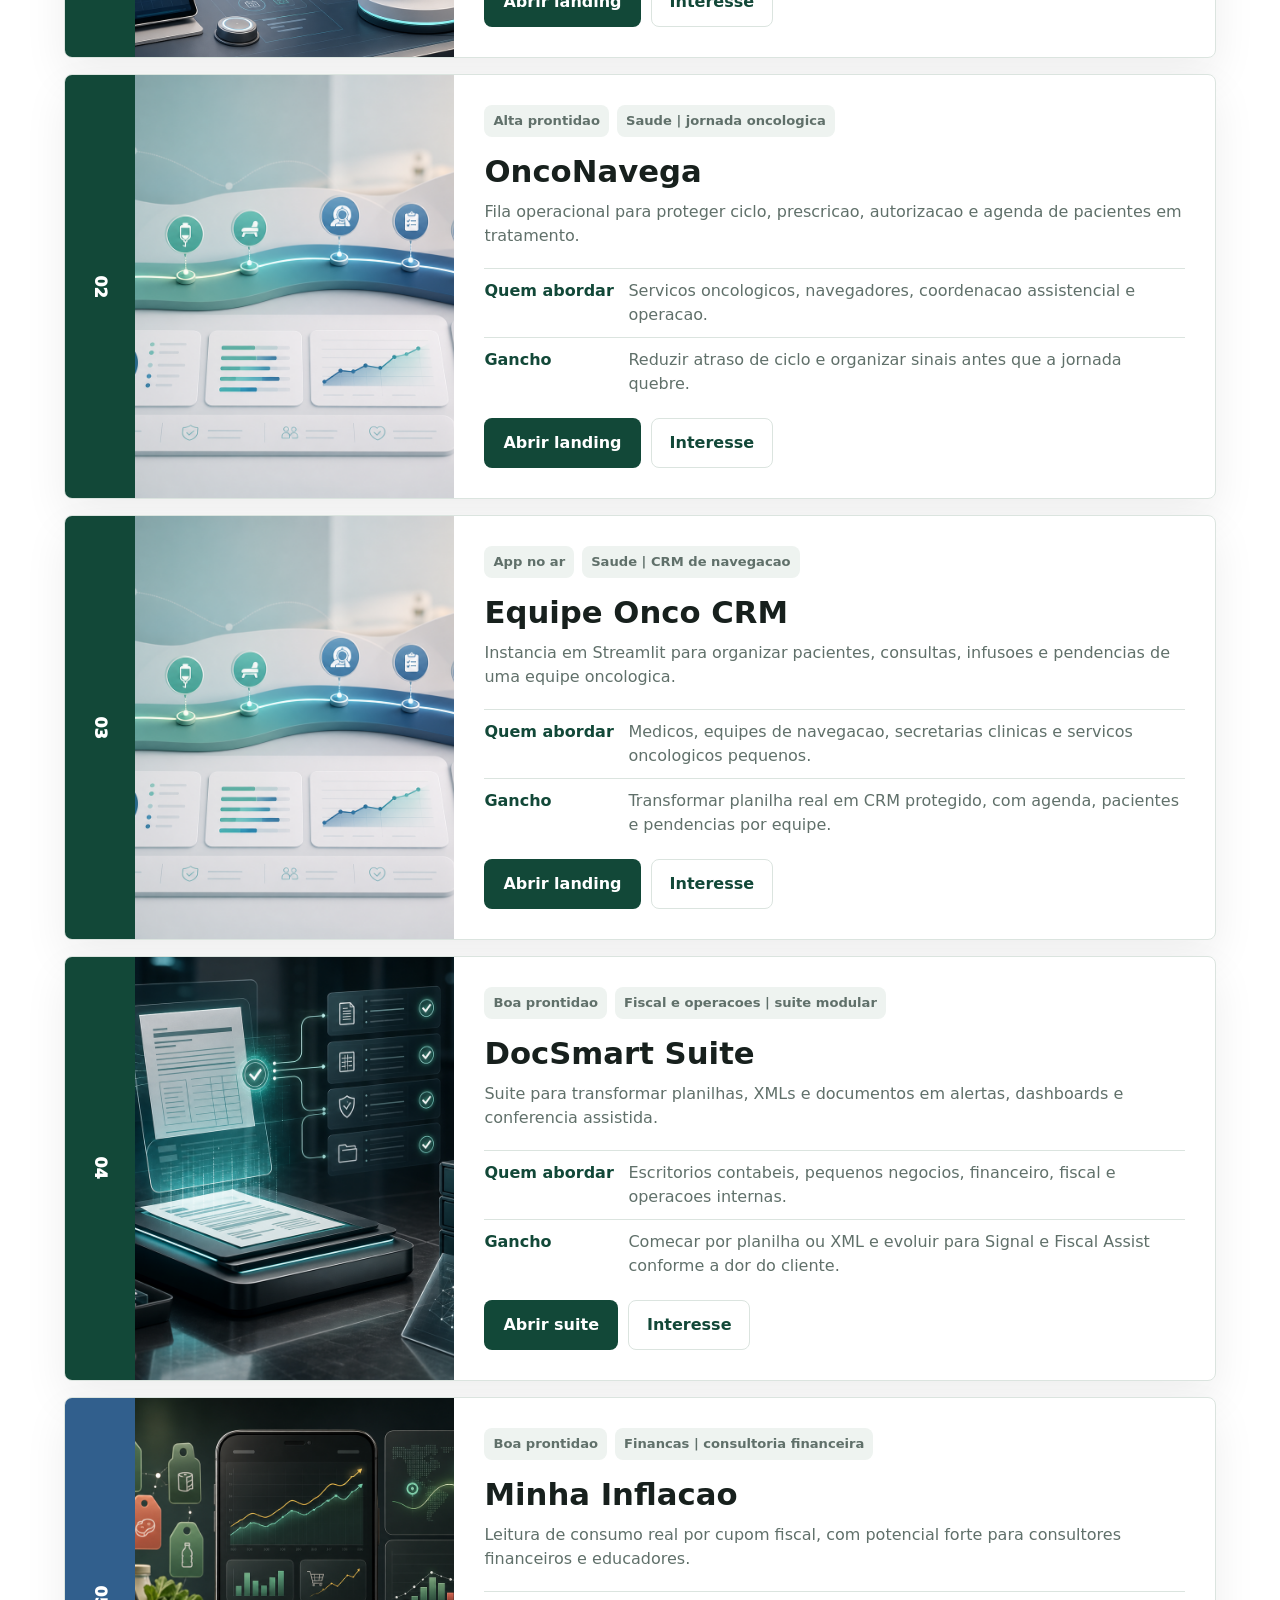
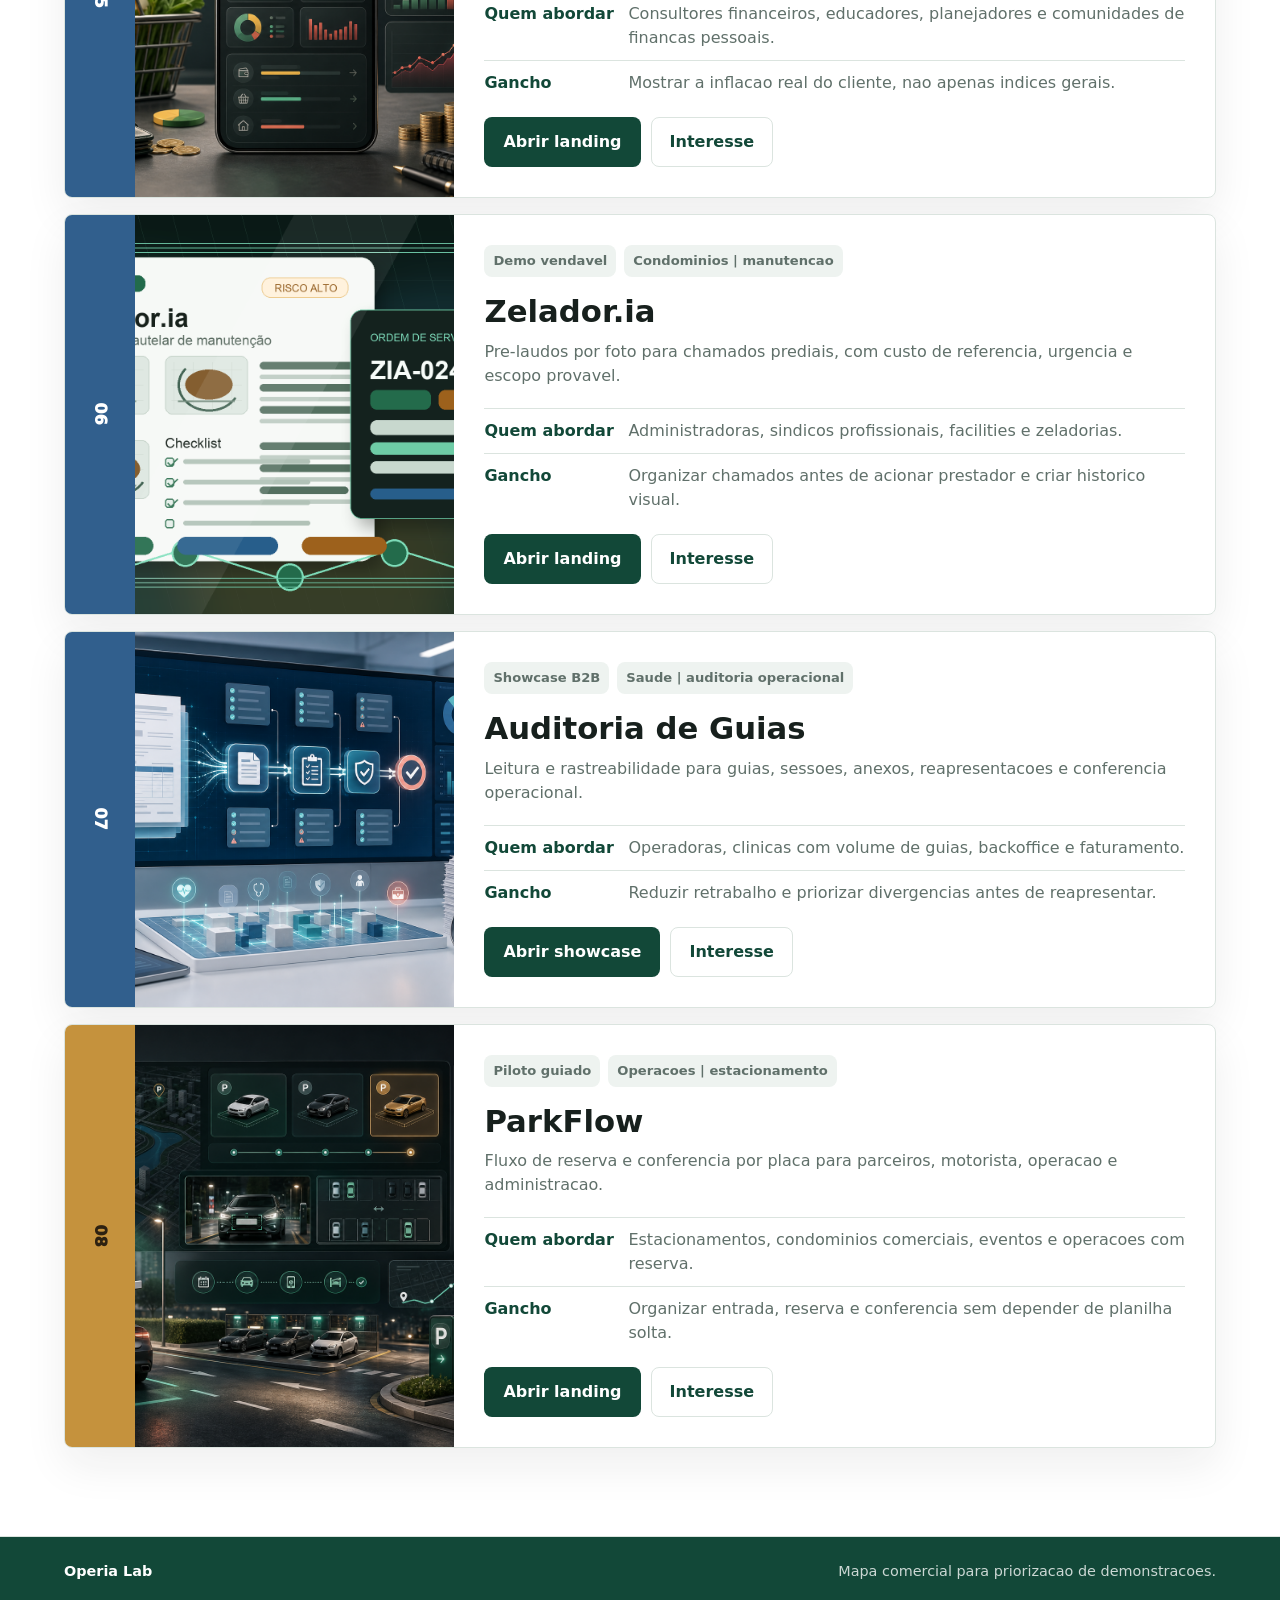
<file: mapa-comercial.html>
<!doctype html>
<html lang="pt-BR">
  <head>
    <meta charset="utf-8">
    <meta name="viewport" content="width=device-width, initial-scale=1">
    <title>Mapa comercial | Operia Lab</title>
    <meta
      name="description"
      content="Mapa comercial da Operia Lab com projetos ordenados por prontidao para demonstracao, piloto e venda."
    >
    <link rel="stylesheet" href="styles.css">
  </head>
  <body>
    <header class="site-header">
      <a class="brand" href="index.html" aria-label="Operia Lab">
        <span class="brand-mark">
          <img src="assets/operia-ai-lab-mark.png" alt="">
        </span>
        <span>Operia Lab</span>
      </a>
      <nav class="nav-links" aria-label="Navegacao principal">
        <a href="index.html#vendaveis">Destaques</a>
        <a href="landings.html">Landings</a>
        <a href="mapa-comercial.html">Mapa comercial</a>
        <a href="index.html#essencia">Essencia</a>
        <a href="seguranca.html">Seguranca</a>
      </nav>
      <a class="header-action" href="index.html#interesse">Tenho interesse</a>
    </header>

    <main>
      <section class="commercial-hero">
        <div>
          <p class="eyebrow">Prioridade comercial</p>
          <h1>Projetos ordenados do mais pronto para venda ao mais exploratorio.</h1>
          <p class="hero-text">
            Uma leitura rapida para decidir o que demonstrar primeiro, qual nicho abordar e quais produtos ainda
            precisam de validacao antes de uma oferta mais direta.
          </p>
          <div class="hero-actions">
            <a class="button primary" href="#ranking">Ver ranking</a>
            <a class="button secondary" href="landings.html">Abrir landings</a>
          </div>
        </div>
        <div class="commercial-summary">
          <article>
            <strong>4</strong>
            <span>frentes mais prontas para conversa comercial</span>
          </article>
          <article>
            <strong>8</strong>
            <span>solucoes com landing, demo ou showcase navegavel</span>
          </article>
          <article>
            <strong>1</strong>
            <span>frente ainda mais exploratoria para piloto guiado</span>
          </article>
        </div>
      </section>

      <section id="ranking" class="section commercial-map-section">
        <div class="section-heading commercial-map-heading">
          <div>
            <p class="section-kicker">Ranking de oferta</p>
            <h2>Comece pelos projetos com dor clara, uso real e demonstracao simples.</h2>
          </div>
          <p>
            A ordem considera clareza da dor, facilidade de explicar, existencia de landing/demo e chance de abrir
            uma conversa de piloto sem desenvolvimento pesado antes.
          </p>
        </div>

        <div class="commercial-rank-list">
          <article class="rank-card ready">
            <div class="rank-number">01</div>
            <a class="rank-cover" href="controle-touca.html">
              <img src="assets/cover-touca-paxman.png" alt="">
            </a>
            <div class="rank-body">
              <div class="rank-meta">
                <span>Alta prontidao</span>
                <span>Saude | capacidade operacional</span>
              </div>
              <h3>Controle de Touca</h3>
              <p>Agenda e capacidade para toucas hipotermicas, com dor operacional objetiva e uso real validando o fluxo.</p>
              <dl>
                <div><dt>Quem abordar</dt><dd>Clinicas de infusao, oncologia, coordenacao de agenda.</dd></div>
                <div><dt>Gancho</dt><dd>Evitar conflito de recurso limitado e melhorar previsibilidade da experiencia do paciente.</dd></div>
              </dl>
              <div class="rank-actions">
                <a class="button primary" href="controle-touca.html">Abrir landing</a>
                <a class="button secondary" href="index.html?solucao=Controle%20de%20Touca#interesse">Interesse</a>
              </div>
            </div>
          </article>

          <article class="rank-card ready">
            <div class="rank-number">02</div>
            <a class="rank-cover" href="onconavega.html">
              <img src="assets/cover-navegacao.png" alt="">
            </a>
            <div class="rank-body">
              <div class="rank-meta">
                <span>Alta prontidao</span>
                <span>Saude | jornada oncologica</span>
              </div>
              <h3>OncoNavega</h3>
              <p>Fila operacional para proteger ciclo, prescricao, autorizacao e agenda de pacientes em tratamento.</p>
              <dl>
                <div><dt>Quem abordar</dt><dd>Servicos oncologicos, navegadores, coordenacao assistencial e operacao.</dd></div>
                <div><dt>Gancho</dt><dd>Reduzir atraso de ciclo e organizar sinais antes que a jornada quebre.</dd></div>
              </dl>
              <div class="rank-actions">
                <a class="button primary" href="onconavega.html">Abrir landing</a>
                <a class="button secondary" href="index.html?solucao=OncoNavega#interesse">Interesse</a>
              </div>
            </div>
          </article>

          <article class="rank-card ready">
            <div class="rank-number">03</div>
            <a class="rank-cover" href="equipe-onco-crm.html">
              <img src="assets/cover-navegacao.png" alt="">
            </a>
            <div class="rank-body">
              <div class="rank-meta">
                <span>App no ar</span>
                <span>Saude | CRM de navegacao</span>
              </div>
              <h3>Equipe Onco CRM</h3>
              <p>Instancia em Streamlit para organizar pacientes, consultas, infusoes e pendencias de uma equipe oncologica.</p>
              <dl>
                <div><dt>Quem abordar</dt><dd>Medicos, equipes de navegacao, secretarias clinicas e servicos oncologicos pequenos.</dd></div>
                <div><dt>Gancho</dt><dd>Transformar planilha real em CRM protegido, com agenda, pacientes e pendencias por equipe.</dd></div>
              </dl>
              <div class="rank-actions">
                <a class="button primary" href="equipe-onco-crm.html">Abrir landing</a>
                <a class="button secondary" href="index.html?solucao=Equipe%20Onco%20CRM#interesse">Interesse</a>
              </div>
            </div>
          </article>

          <article class="rank-card ready">
            <div class="rank-number">04</div>
            <a class="rank-cover" href="docsignal/docsmart_landing.html">
              <img src="assets/cover-docsignal.png" alt="">
            </a>
            <div class="rank-body">
              <div class="rank-meta">
                <span>Boa prontidao</span>
                <span>Fiscal e operacoes | suite modular</span>
              </div>
              <h3>DocSmart Suite</h3>
              <p>Suite para transformar planilhas, XMLs e documentos em alertas, dashboards e conferencia assistida.</p>
              <dl>
                <div><dt>Quem abordar</dt><dd>Escritorios contabeis, pequenos negocios, financeiro, fiscal e operacoes internas.</dd></div>
                <div><dt>Gancho</dt><dd>Comecar por planilha ou XML e evoluir para Signal e Fiscal Assist conforme a dor do cliente.</dd></div>
              </dl>
              <div class="rank-actions">
                <a class="button primary" href="docsignal/docsmart_landing.html">Abrir suite</a>
                <a class="button secondary" href="index.html?solucao=DocSmart%20Suite#interesse">Interesse</a>
              </div>
            </div>
          </article>

          <article class="rank-card demo">
            <div class="rank-number">05</div>
            <a class="rank-cover" href="minha-inflacao/index.html">
              <img src="assets/cover-minha-inflacao.png" alt="">
            </a>
            <div class="rank-body">
              <div class="rank-meta">
                <span>Boa prontidao</span>
                <span>Financas | consultoria financeira</span>
              </div>
              <h3>Minha Inflacao</h3>
              <p>Leitura de consumo real por cupom fiscal, com potencial forte para consultores financeiros e educadores.</p>
              <dl>
                <div><dt>Quem abordar</dt><dd>Consultores financeiros, educadores, planejadores e comunidades de financas pessoais.</dd></div>
                <div><dt>Gancho</dt><dd>Mostrar a inflacao real do cliente, nao apenas indices gerais.</dd></div>
              </dl>
              <div class="rank-actions">
                <a class="button primary" href="minha-inflacao/index.html">Abrir landing</a>
                <a class="button secondary" href="index.html?solucao=Minha%20Infla%C3%A7%C3%A3o#interesse">Interesse</a>
              </div>
            </div>
          </article>

          <article class="rank-card demo">
            <div class="rank-number">06</div>
            <a class="rank-cover" href="zelador-ia/index.html">
              <img src="assets/cover-zelador-ia.png" alt="">
            </a>
            <div class="rank-body">
              <div class="rank-meta">
                <span>Demo vendavel</span>
                <span>Condominios | manutencao</span>
              </div>
              <h3>Zelador.ia</h3>
              <p>Pre-laudos por foto para chamados prediais, com custo de referencia, urgencia e escopo provavel.</p>
              <dl>
                <div><dt>Quem abordar</dt><dd>Administradoras, sindicos profissionais, facilities e zeladorias.</dd></div>
                <div><dt>Gancho</dt><dd>Organizar chamados antes de acionar prestador e criar historico visual.</dd></div>
              </dl>
              <div class="rank-actions">
                <a class="button primary" href="zelador-ia/index.html">Abrir landing</a>
                <a class="button secondary" href="index.html?solucao=Zelador.ia#interesse">Interesse</a>
              </div>
            </div>
          </article>

          <article class="rank-card demo">
            <div class="rank-number">07</div>
            <a class="rank-cover" href="auditoria-guias/index.html">
              <img src="assets/cover-auditoria.png" alt="">
            </a>
            <div class="rank-body">
              <div class="rank-meta">
                <span>Showcase B2B</span>
                <span>Saude | auditoria operacional</span>
              </div>
              <h3>Auditoria de Guias</h3>
              <p>Leitura e rastreabilidade para guias, sessoes, anexos, reapresentacoes e conferencia operacional.</p>
              <dl>
                <div><dt>Quem abordar</dt><dd>Operadoras, clinicas com volume de guias, backoffice e faturamento.</dd></div>
                <div><dt>Gancho</dt><dd>Reduzir retrabalho e priorizar divergencias antes de reapresentar.</dd></div>
              </dl>
              <div class="rank-actions">
                <a class="button primary" href="auditoria-guias/index.html">Abrir showcase</a>
                <a class="button secondary" href="index.html?solucao=Auditoria%20de%20Guias#interesse">Interesse</a>
              </div>
            </div>
          </article>

          <article class="rank-card prototype">
            <div class="rank-number">08</div>
            <a class="rank-cover" href="parkflow/parkflow_home.html">
              <img src="assets/cover-parkflow.png" alt="">
            </a>
            <div class="rank-body">
              <div class="rank-meta">
                <span>Piloto guiado</span>
                <span>Operacoes | estacionamento</span>
              </div>
              <h3>ParkFlow</h3>
              <p>Fluxo de reserva e conferencia por placa para parceiros, motorista, operacao e administracao.</p>
              <dl>
                <div><dt>Quem abordar</dt><dd>Estacionamentos, condominios comerciais, eventos e operacoes com reserva.</dd></div>
                <div><dt>Gancho</dt><dd>Organizar entrada, reserva e conferencia sem depender de planilha solta.</dd></div>
              </dl>
              <div class="rank-actions">
                <a class="button primary" href="parkflow/parkflow_home.html">Abrir landing</a>
                <a class="button secondary" href="index.html?solucao=ParkFlow#interesse">Interesse</a>
              </div>
            </div>
          </article>
        </div>
      </section>
    </main>

    <footer class="site-footer">
      <span>Operia Lab</span>
      <span>Mapa comercial para priorizacao de demonstracoes.</span>
    </footer>
  </body>
</html>
</file>
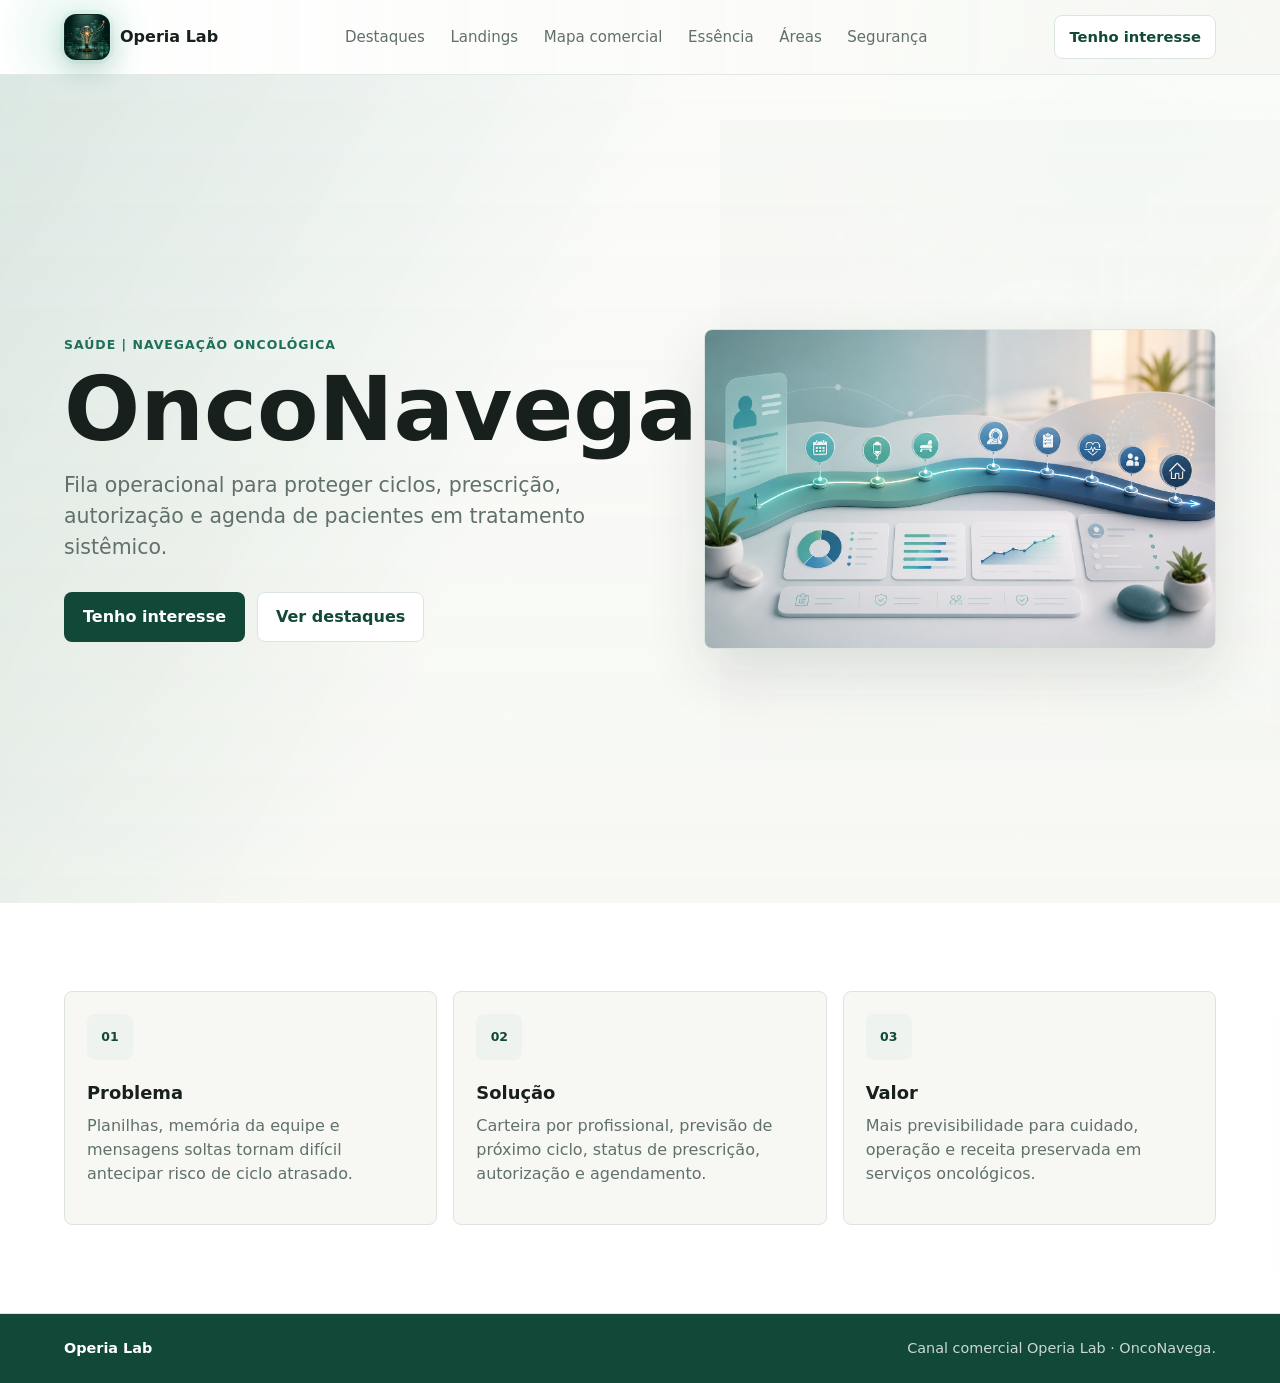
<file: onconavega.html>
<!doctype html>
<html lang="pt-BR">
  <head>
    <meta charset="utf-8">
    <meta name="viewport" content="width=device-width, initial-scale=1">
    <title>OncoNavega | Operia Lab</title>
    <meta
      name="description"
      content="Solução para navegação oncológica, proteção de ciclos, prescrição, autorização e agenda."
    >
    <link rel="stylesheet" href="styles.css">
  </head>
  <body>
    <header class="site-header">
      <a class="brand" href="index.html" aria-label="Operia Lab">
        <span class="brand-mark">
          <img src="assets/operia-ai-lab-mark.png" alt="">
        </span>
        <span>Operia Lab</span>
      </a>
      <nav class="nav-links" aria-label="Navegação principal">
        <a href="index.html#vendaveis">Destaques</a>
        <a href="landings.html">Landings</a>
        <a href="mapa-comercial.html">Mapa comercial</a>
        <a href="index.html#essencia">Essência</a>
        <a href="index.html#areas">Áreas</a>
        <a href="seguranca.html">Segurança</a>
      </nav>
      <a class="header-action" href="index.html?solucao=OncoNavega#interesse">Tenho interesse</a>
    </header>

    <main>
      <section class="product-hero">
        <div class="product-copy">
          <p class="eyebrow">Saúde | Navegação oncológica</p>
          <h1>OncoNavega</h1>
          <p class="hero-text">
            Fila operacional para proteger ciclos, prescrição, autorização e agenda de pacientes em tratamento sistêmico.
          </p>
          <div class="hero-actions">
            <a class="button primary" href="index.html?solucao=OncoNavega#interesse">Tenho interesse</a>
            <a class="button secondary" href="index.html#vendaveis">Ver destaques</a>
          </div>
        </div>
        <img class="product-cover" src="assets/cover-navegacao.png" alt="Capa tecnológica do OncoNavega">
      </section>

      <section class="section product-band">
        <article>
          <span class="area-icon">01</span>
          <h3>Problema</h3>
          <p>Planilhas, memória da equipe e mensagens soltas tornam difícil antecipar risco de ciclo atrasado.</p>
        </article>
        <article>
          <span class="area-icon">02</span>
          <h3>Solução</h3>
          <p>Carteira por profissional, previsão de próximo ciclo, status de prescrição, autorização e agendamento.</p>
        </article>
        <article>
          <span class="area-icon">03</span>
          <h3>Valor</h3>
          <p>Mais previsibilidade para cuidado, operação e receita preservada em serviços oncológicos.</p>
        </article>
      </section>
    </main>

    <footer class="site-footer">
      <span>Operia Lab</span>
      <span>Canal comercial Operia Lab · OncoNavega.</span>
    </footer>
  </body>
</html>
</file>
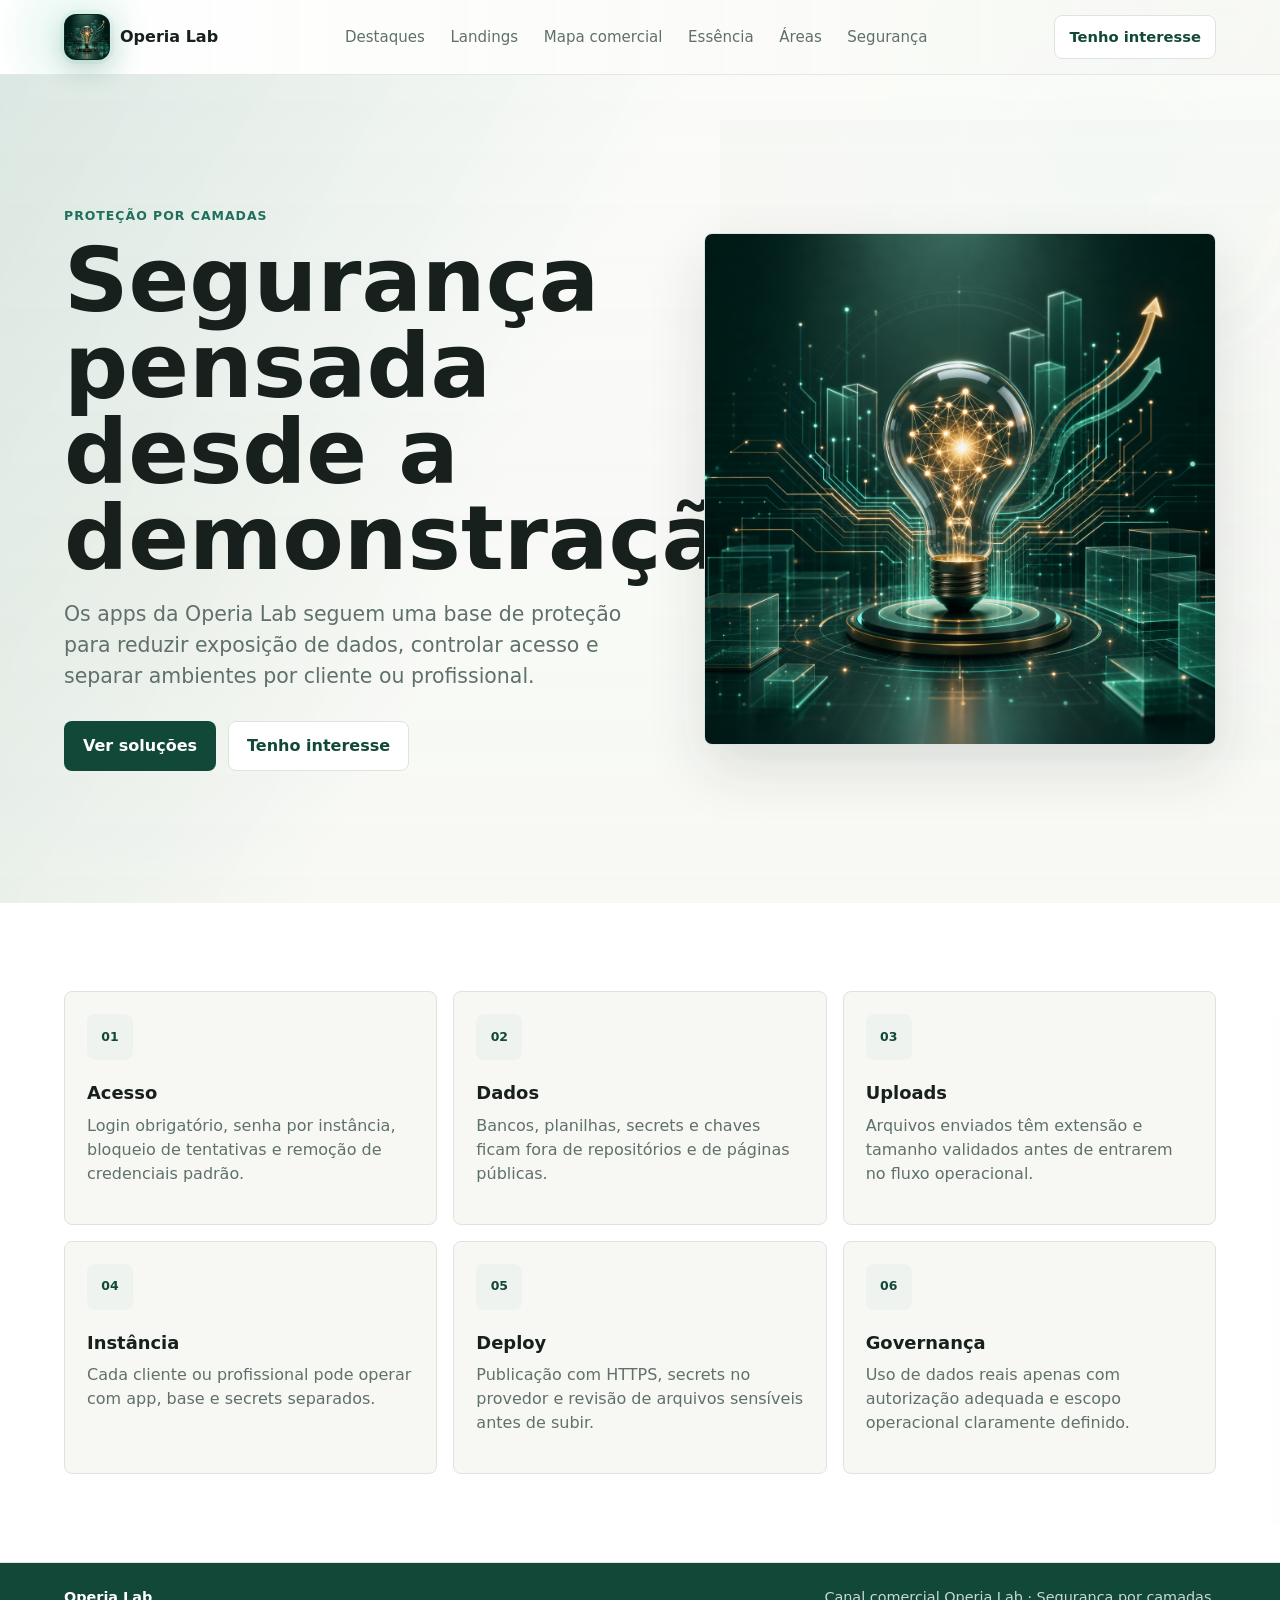
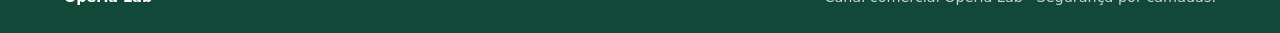
<file: seguranca.html>
<!doctype html>
<html lang="pt-BR">
  <head>
    <meta charset="utf-8">
    <meta name="viewport" content="width=device-width, initial-scale=1">
    <title>Segurança | Operia Lab</title>
    <meta
      name="description"
      content="Camadas de proteção aplicadas aos produtos e demonstrações da Operia Lab."
    >
    <link rel="stylesheet" href="styles.css">
  </head>
  <body>
    <header class="site-header">
      <a class="brand" href="index.html" aria-label="Operia Lab">
        <span class="brand-mark">
          <img src="assets/operia-ai-lab-mark.png" alt="">
        </span>
        <span>Operia Lab</span>
      </a>
      <nav class="nav-links" aria-label="Navegação principal">
        <a href="index.html#vendaveis">Destaques</a>
        <a href="landings.html">Landings</a>
        <a href="mapa-comercial.html">Mapa comercial</a>
        <a href="index.html#essencia">Essência</a>
        <a href="index.html#areas">Áreas</a>
        <a href="seguranca.html">Segurança</a>
      </nav>
      <a class="header-action" href="index.html#interesse">Tenho interesse</a>
    </header>

    <main>
      <section class="product-hero security-hero">
        <div class="product-copy">
          <p class="eyebrow">Proteção por camadas</p>
          <h1>Segurança pensada desde a demonstração.</h1>
          <p class="hero-text">
            Os apps da Operia Lab seguem uma base de proteção para reduzir exposição de dados,
            controlar acesso e separar ambientes por cliente ou profissional.
          </p>
          <div class="hero-actions">
            <a class="button primary" href="index.html#vendaveis">Ver soluções</a>
            <a class="button secondary" href="index.html#interesse">Tenho interesse</a>
          </div>
        </div>
        <img class="product-cover security-cover" src="assets/operia-ai-lab-hero.png" alt="Imagem tecnológica de segurança e laboratório de IA">
      </section>

      <section class="section security-grid">
        <article>
          <span class="area-icon">01</span>
          <h3>Acesso</h3>
          <p>Login obrigatório, senha por instância, bloqueio de tentativas e remoção de credenciais padrão.</p>
        </article>
        <article>
          <span class="area-icon">02</span>
          <h3>Dados</h3>
          <p>Bancos, planilhas, secrets e chaves ficam fora de repositórios e de páginas públicas.</p>
        </article>
        <article>
          <span class="area-icon">03</span>
          <h3>Uploads</h3>
          <p>Arquivos enviados têm extensão e tamanho validados antes de entrarem no fluxo operacional.</p>
        </article>
        <article>
          <span class="area-icon">04</span>
          <h3>Instância</h3>
          <p>Cada cliente ou profissional pode operar com app, base e secrets separados.</p>
        </article>
        <article>
          <span class="area-icon">05</span>
          <h3>Deploy</h3>
          <p>Publicação com HTTPS, secrets no provedor e revisão de arquivos sensíveis antes de subir.</p>
        </article>
        <article>
          <span class="area-icon">06</span>
          <h3>Governança</h3>
          <p>Uso de dados reais apenas com autorização adequada e escopo operacional claramente definido.</p>
        </article>
      </section>
    </main>

    <footer class="site-footer">
      <span>Operia Lab</span>
      <span>Canal comercial Operia Lab · Segurança por camadas.</span>
    </footer>
  </body>
</html>
</file>
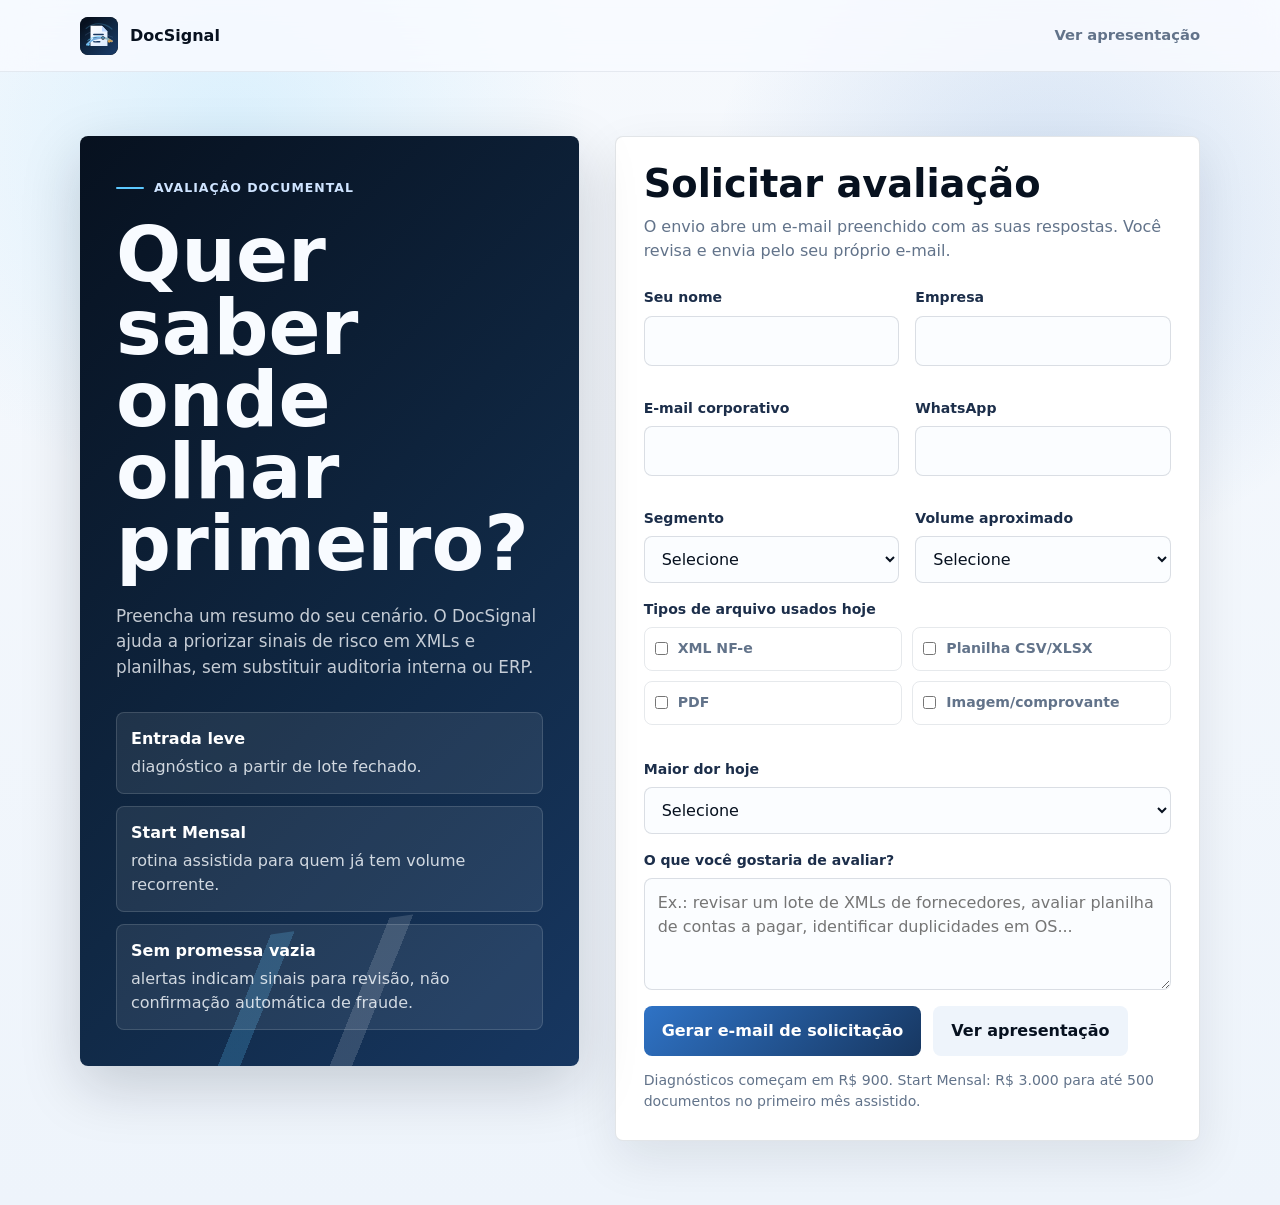
<file: docsignal/docsignal_interesse.html>
<!doctype html>
<html lang="pt-BR">
<head>
  <meta charset="utf-8">
  <meta name="viewport" content="width=device-width, initial-scale=1">
  <title>DocSignal | Avaliar documentos</title>
  <meta name="description" content="Solicite uma avaliação documental com o DocSignal para priorizar riscos em XMLs e planilhas.">
  <style>
    :root {
      --ink: #07111f;
      --navy: #102844;
      --blue: #2f73c6;
      --cyan: #5cc8ff;
      --paper: #f8fbff;
      --muted: #62738a;
      --line: rgba(16, 40, 68, 0.12);
    }

    * { box-sizing: border-box; }

    body {
      margin: 0;
      min-height: 100vh;
      color: var(--ink);
      background:
        radial-gradient(circle at 18% 12%, rgba(92, 200, 255, 0.18), transparent 24%),
        radial-gradient(circle at 82% 18%, rgba(47, 115, 198, 0.18), transparent 24%),
        linear-gradient(180deg, #f6f9fd 0%, #eef4fb 100%);
      font-family: Inter, ui-sans-serif, system-ui, -apple-system, BlinkMacSystemFont, "Segoe UI", sans-serif;
      line-height: 1.5;
    }

    a { color: inherit; text-decoration: none; }

    .topbar {
      height: 72px;
      display: flex;
      align-items: center;
      border-bottom: 1px solid rgba(16, 40, 68, 0.08);
      background: rgba(248, 251, 255, 0.82);
      backdrop-filter: blur(16px);
    }

    .nav {
      width: min(1120px, calc(100% - 40px));
      margin: 0 auto;
      display: flex;
      align-items: center;
      justify-content: space-between;
      gap: 20px;
    }

    .brand {
      display: inline-flex;
      align-items: center;
      gap: 12px;
      font-weight: 900;
    }

    .brand-mark {
      width: 38px;
      height: 38px;
      border-radius: 8px;
      display: block;
      background: var(--ink);
      overflow: hidden;
    }

    .brand-mark img {
      width: 100%;
      height: 100%;
      display: block;
    }

    .nav-link {
      color: var(--muted);
      font-size: 0.92rem;
      font-weight: 800;
    }

    main {
      width: min(1120px, calc(100% - 40px));
      margin: 0 auto;
      padding: 64px 0;
      display: grid;
      grid-template-columns: 0.92fr 1.08fr;
      gap: 36px;
      align-items: start;
    }

    .intro {
      position: sticky;
      top: 32px;
      padding: 36px;
      min-height: 620px;
      border-radius: 8px;
      color: #f8fbff;
      background: linear-gradient(135deg, #07111f, #102844 58%, #173761);
      overflow: hidden;
      box-shadow: 0 20px 60px rgba(7, 17, 31, 0.18);
    }

    .intro::after {
      content: "";
      position: absolute;
      inset: auto -10% -12% 20%;
      height: 260px;
      background:
        linear-gradient(120deg, transparent 0 18%, rgba(92, 200, 255, 0.24) 18% 22%, transparent 22% 38%, rgba(248, 251, 255, 0.16) 38% 42%, transparent 42% 100%);
      transform: rotate(-8deg);
      opacity: 0.9;
    }

    .eyebrow {
      display: inline-flex;
      align-items: center;
      gap: 10px;
      color: #cfe4ff;
      font-size: 0.78rem;
      font-weight: 900;
      letter-spacing: 0.08em;
      text-transform: uppercase;
    }

    .eyebrow::before {
      content: "";
      width: 28px;
      height: 2px;
      border-radius: 999px;
      background: var(--cyan);
    }

    h1 {
      margin: 22px 0 0;
      font-size: clamp(2.6rem, 6vw, 5.4rem);
      line-height: 0.94;
      letter-spacing: 0;
    }

    .intro-copy {
      margin-top: 24px;
      color: rgba(248, 251, 255, 0.78);
      font-size: 1.05rem;
      max-width: 620px;
    }

    .proof-list {
      position: relative;
      z-index: 2;
      margin-top: 32px;
      display: grid;
      gap: 12px;
    }

    .proof-item {
      border: 1px solid rgba(248, 251, 255, 0.14);
      border-radius: 8px;
      padding: 14px;
      background: rgba(248, 251, 255, 0.08);
      color: rgba(248, 251, 255, 0.82);
    }

    .proof-item strong {
      display: block;
      color: #fff;
      margin-bottom: 4px;
    }

    .form-card {
      background: #fff;
      border: 1px solid var(--line);
      border-radius: 8px;
      padding: 28px;
      box-shadow: 0 18px 50px rgba(7, 17, 31, 0.09);
    }

    .form-head {
      margin-bottom: 24px;
    }

    .form-head h2 {
      margin: 0;
      font-size: clamp(1.8rem, 3vw, 2.6rem);
      line-height: 1;
    }

    .form-head p {
      color: var(--muted);
      margin: 12px 0 0;
    }

    .grid {
      display: grid;
      grid-template-columns: repeat(2, minmax(0, 1fr));
      gap: 16px;
    }

    .field {
      display: grid;
      gap: 7px;
      margin-bottom: 16px;
    }

    .field.full { grid-column: 1 / -1; }

    label {
      font-weight: 900;
      font-size: 0.88rem;
      color: #1c2e4a;
    }

    input,
    select,
    textarea {
      width: 100%;
      border: 1px solid rgba(16, 40, 68, 0.14);
      border-radius: 8px;
      padding: 12px 13px;
      color: var(--ink);
      background: #fbfdff;
      font: inherit;
      min-height: 46px;
    }

    textarea {
      min-height: 112px;
      resize: vertical;
    }

    input:focus,
    select:focus,
    textarea:focus {
      outline: 3px solid rgba(47, 115, 198, 0.16);
      border-color: var(--blue);
    }

    .checks {
      display: grid;
      grid-template-columns: repeat(2, minmax(0, 1fr));
      gap: 10px;
      margin-bottom: 18px;
    }

    .check {
      display: flex;
      align-items: center;
      gap: 10px;
      min-height: 44px;
      border: 1px solid rgba(16, 40, 68, 0.1);
      border-radius: 8px;
      padding: 10px;
      color: var(--muted);
      font-weight: 800;
    }

    .check input {
      width: auto;
      min-height: auto;
      margin: 0;
    }

    .actions {
      display: flex;
      gap: 12px;
      flex-wrap: wrap;
      align-items: center;
      margin-top: 6px;
    }

    button,
    .secondary {
      border: 0;
      border-radius: 8px;
      min-height: 48px;
      padding: 13px 18px;
      font: inherit;
      font-weight: 900;
      cursor: pointer;
    }

    button {
      color: #fff;
      background: linear-gradient(135deg, var(--blue), #173761);
    }

    .secondary {
      color: var(--ink);
      background: #eef4fb;
      display: inline-flex;
      align-items: center;
      justify-content: center;
    }

    .helper {
      margin-top: 14px;
      color: var(--muted);
      font-size: 0.88rem;
    }

    .status {
      margin-top: 14px;
      border-radius: 8px;
      padding: 12px 14px;
      display: none;
      background: #e9f7ef;
      color: #14532d;
      font-weight: 800;
    }

    @media (max-width: 880px) {
      main {
        grid-template-columns: 1fr;
        padding-top: 34px;
      }
      .intro {
        position: relative;
        top: auto;
        min-height: auto;
      }
      .grid,
      .checks {
        grid-template-columns: 1fr;
      }
    }
  </style>
</head>
<body>
  <header class="topbar">
    <nav class="nav" aria-label="Navegação principal">
      <a class="brand" href="docsignal_landing.html" aria-label="DocSignal">
        <span class="brand-mark"><img src="assets/docsignal-mark.svg" alt=""></span>
        <span>DocSignal</span>
      </a>
      <a class="nav-link" href="docsignal_landing.html">Ver apresentação</a>
    </nav>
  </header>

  <main>
    <section class="intro" aria-label="DocSignal">
      <div class="eyebrow">Avaliação documental</div>
      <h1>Quer saber onde olhar primeiro?</h1>
      <p class="intro-copy">
        Preencha um resumo do seu cenário. O DocSignal ajuda a priorizar sinais de risco em XMLs e planilhas,
        sem substituir auditoria interna ou ERP.
      </p>
      <div class="proof-list">
        <div class="proof-item"><strong>Entrada leve</strong> diagnóstico a partir de lote fechado.</div>
        <div class="proof-item"><strong>Start Mensal</strong> rotina assistida para quem já tem volume recorrente.</div>
        <div class="proof-item"><strong>Sem promessa vazia</strong> alertas indicam sinais para revisão, não confirmação automática de fraude.</div>
      </div>
    </section>

    <section class="form-card" aria-label="Formulário de interesse">
      <div class="form-head">
        <h2>Solicitar avaliação</h2>
        <p>O envio abre um e-mail preenchido com as suas respostas. Você revisa e envia pelo seu próprio e-mail.</p>
      </div>

      <form id="interestForm">
        <div class="grid">
          <div class="field">
            <label for="name">Seu nome</label>
            <input id="name" name="name" autocomplete="name" required>
          </div>
          <div class="field">
            <label for="company">Empresa</label>
            <input id="company" name="company" autocomplete="organization" required>
          </div>
          <div class="field">
            <label for="email">E-mail corporativo</label>
            <input id="email" name="email" type="email" autocomplete="email" required>
          </div>
          <div class="field">
            <label for="phone">WhatsApp</label>
            <input id="phone" name="phone" autocomplete="tel">
          </div>
          <div class="field">
            <label for="segment">Segmento</label>
            <select id="segment" name="segment" required>
              <option value="">Selecione</option>
              <option>Contas a pagar / financeiro</option>
              <option>Operações / OS / manutenção</option>
              <option>Saúde / auditoria / prestadores</option>
              <option>BPO financeiro / contabilidade</option>
              <option>Outro</option>
            </select>
          </div>
          <div class="field">
            <label for="volume">Volume aproximado</label>
            <select id="volume" name="volume" required>
              <option value="">Selecione</option>
              <option>Até 100 documentos/mês</option>
              <option>101 a 250 documentos/mês</option>
              <option>251 a 500 documentos/mês</option>
              <option>501 a 1.000 documentos/mês</option>
              <option>Acima de 1.000 documentos/mês</option>
              <option>Ainda não sei</option>
            </select>
          </div>
        </div>

        <div class="field full">
          <label>Tipos de arquivo usados hoje</label>
          <div class="checks">
            <label class="check"><input type="checkbox" name="files" value="XML NF-e"> XML NF-e</label>
            <label class="check"><input type="checkbox" name="files" value="Planilha CSV/XLSX"> Planilha CSV/XLSX</label>
            <label class="check"><input type="checkbox" name="files" value="PDF"> PDF</label>
            <label class="check"><input type="checkbox" name="files" value="Imagem/comprovante"> Imagem/comprovante</label>
          </div>
        </div>

        <div class="field full">
          <label for="pain">Maior dor hoje</label>
          <select id="pain" name="pain" required>
            <option value="">Selecione</option>
            <option>Duplicidade ou pagamento repetido</option>
            <option>Reapresentação de documento</option>
            <option>Conferência manual demais</option>
            <option>Referência interna repetida</option>
            <option>Fracionamento de cobrança</option>
            <option>Não sei onde priorizar revisão</option>
            <option>Outro</option>
          </select>
        </div>

        <div class="field full">
          <label for="goal">O que você gostaria de avaliar?</label>
          <textarea id="goal" name="goal" placeholder="Ex.: revisar um lote de XMLs de fornecedores, avaliar planilha de contas a pagar, identificar duplicidades em OS..."></textarea>
        </div>

        <div class="actions">
          <button type="submit">Gerar e-mail de solicitação</button>
          <a class="secondary" href="docsignal_landing.html">Ver apresentação</a>
        </div>
        <div class="helper">
          Diagnósticos começam em R$ 900. Start Mensal: R$ 3.000 para até 500 documentos no primeiro mês assistido.
        </div>
        <div id="status" class="status">E-mail preparado. Se o aplicativo de e-mail não abrir, copie as informações do formulário e envie manualmente.</div>
      </form>
    </section>
  </main>

  <script>
    const form = document.getElementById("interestForm");
    const statusBox = document.getElementById("status");
    const destination = "contato@docsignal.com.br";

    function formValue(id) {
      return document.getElementById(id).value.trim() || "Nao informado";
    }

    function selectedFiles() {
      return Array.from(document.querySelectorAll('input[name="files"]:checked'))
        .map((item) => item.value)
        .join(", ") || "Nao informado";
    }

    form.addEventListener("submit", (event) => {
      event.preventDefault();

      const company = formValue("company");
      const subject = `Interesse DocSignal - ${company}`;
      const body = [
        "Ola, tenho interesse em avaliar o DocSignal.",
        "",
        `Nome: ${formValue("name")}`,
        `Empresa: ${company}`,
        `E-mail corporativo: ${formValue("email")}`,
        `WhatsApp: ${formValue("phone")}`,
        `Segmento: ${formValue("segment")}`,
        `Volume aproximado: ${formValue("volume")}`,
        `Tipos de arquivo: ${selectedFiles()}`,
        `Maior dor: ${formValue("pain")}`,
        "",
        "O que gostaria de avaliar:",
        formValue("goal"),
        "",
        "Gostaria de entender qual formato faz mais sentido: diagnostico pontual ou Start Mensal."
      ].join("\n");

      const mailto = `mailto:${destination}?subject=${encodeURIComponent(subject)}&body=${encodeURIComponent(body)}`;
      statusBox.style.display = "block";
      window.location.href = mailto;
    });
  </script>
</body>
</html>
</file>
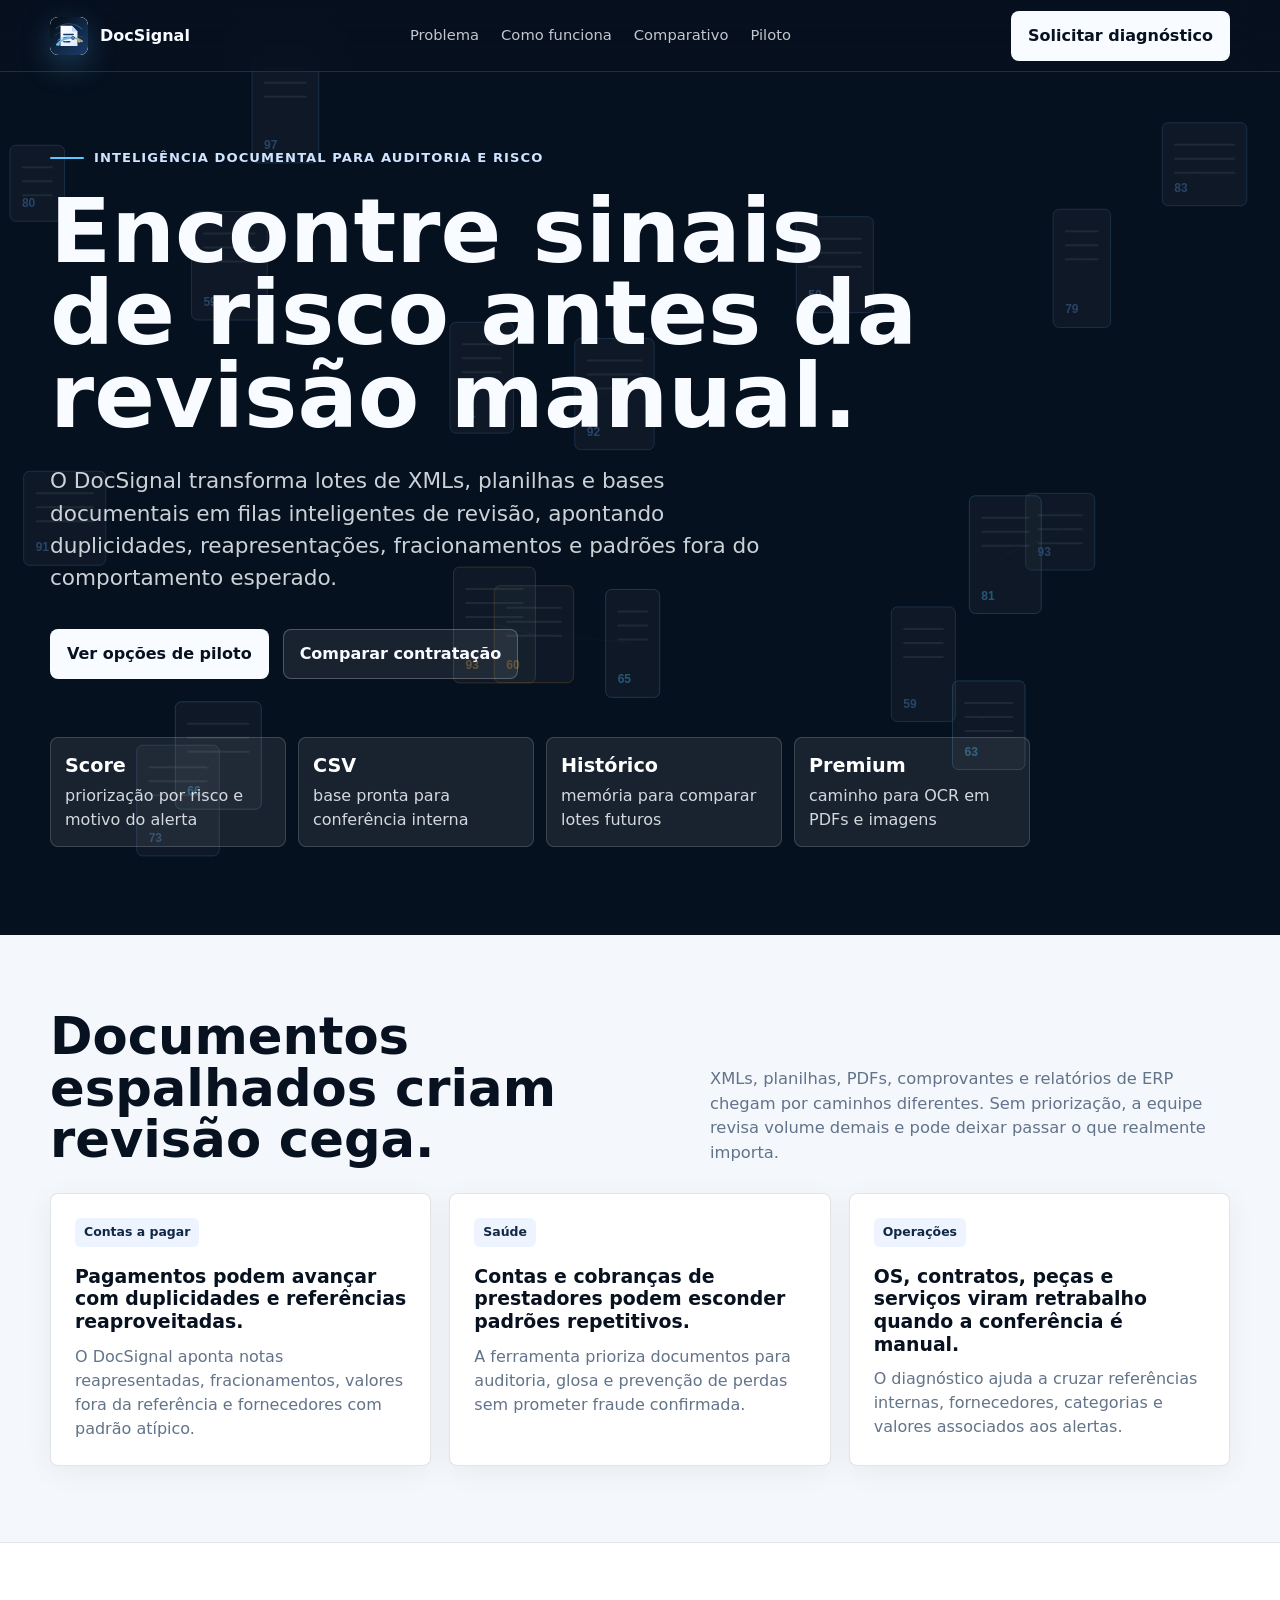
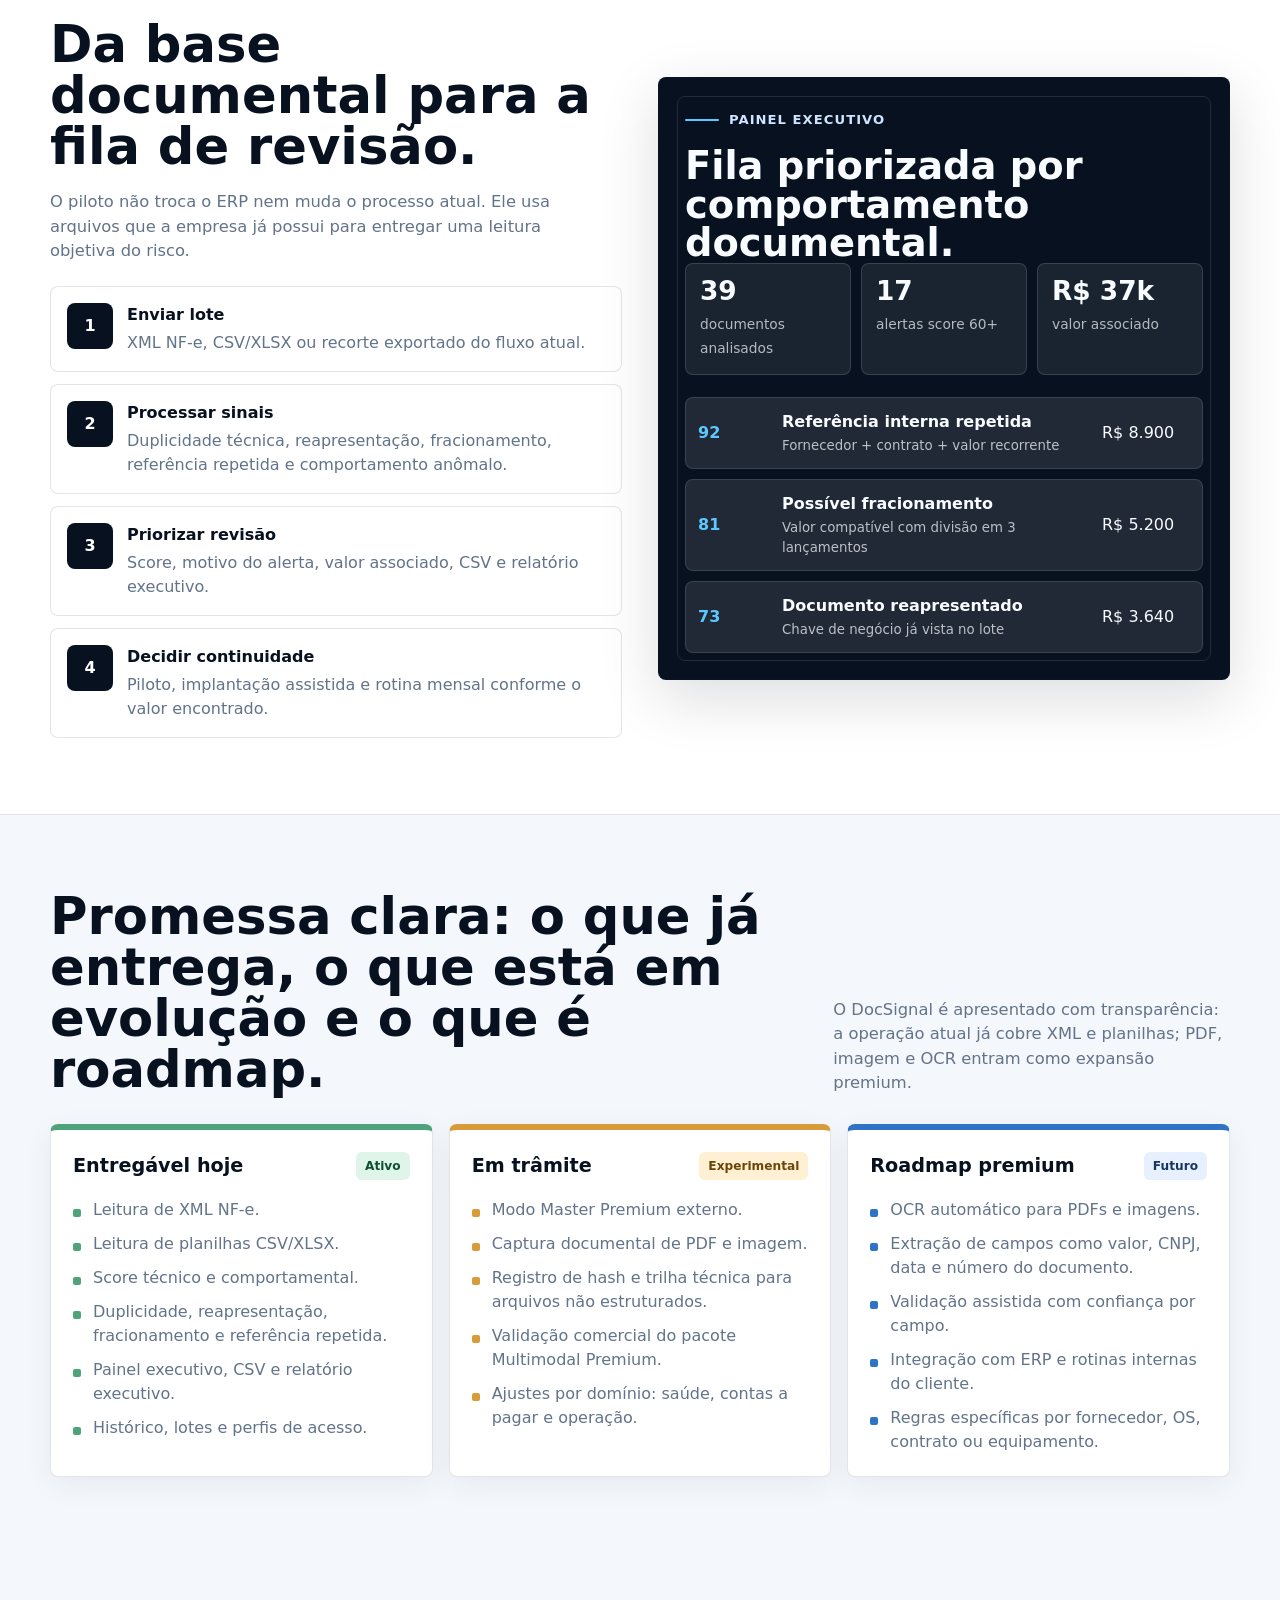
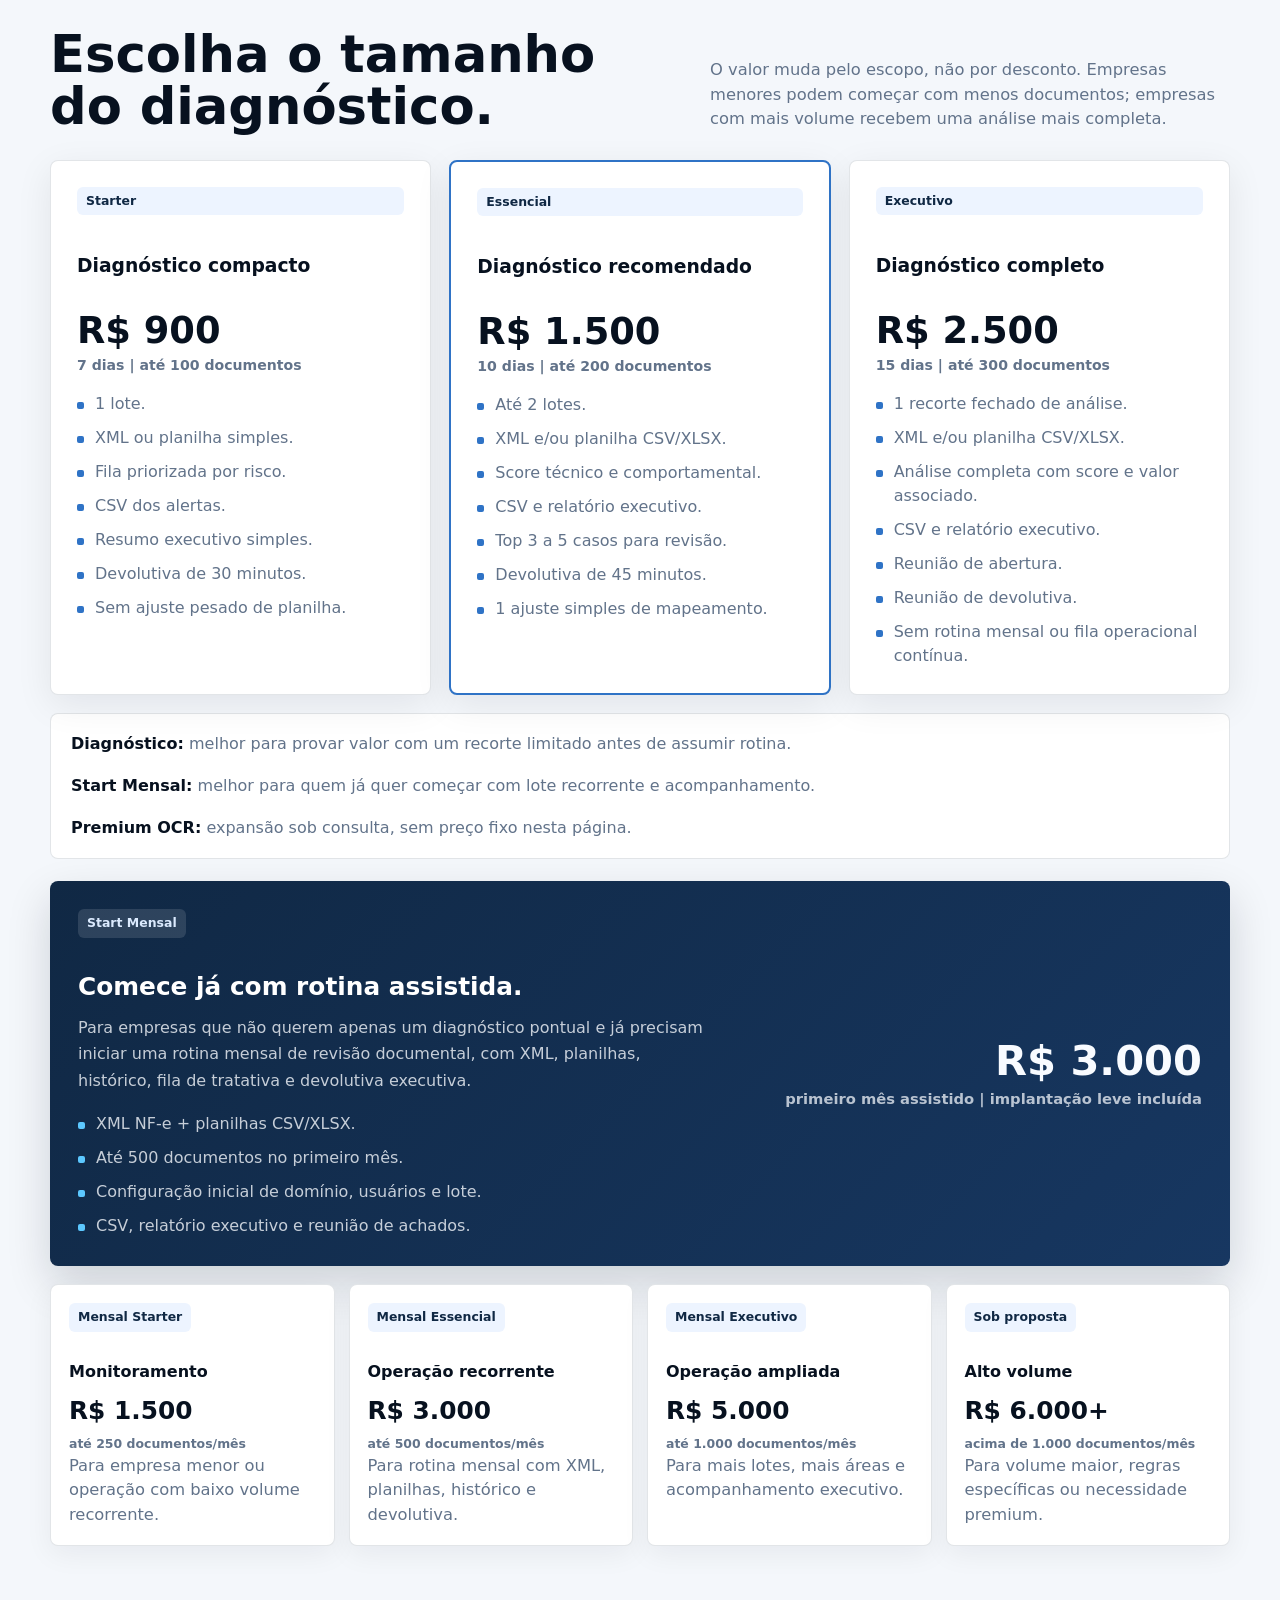
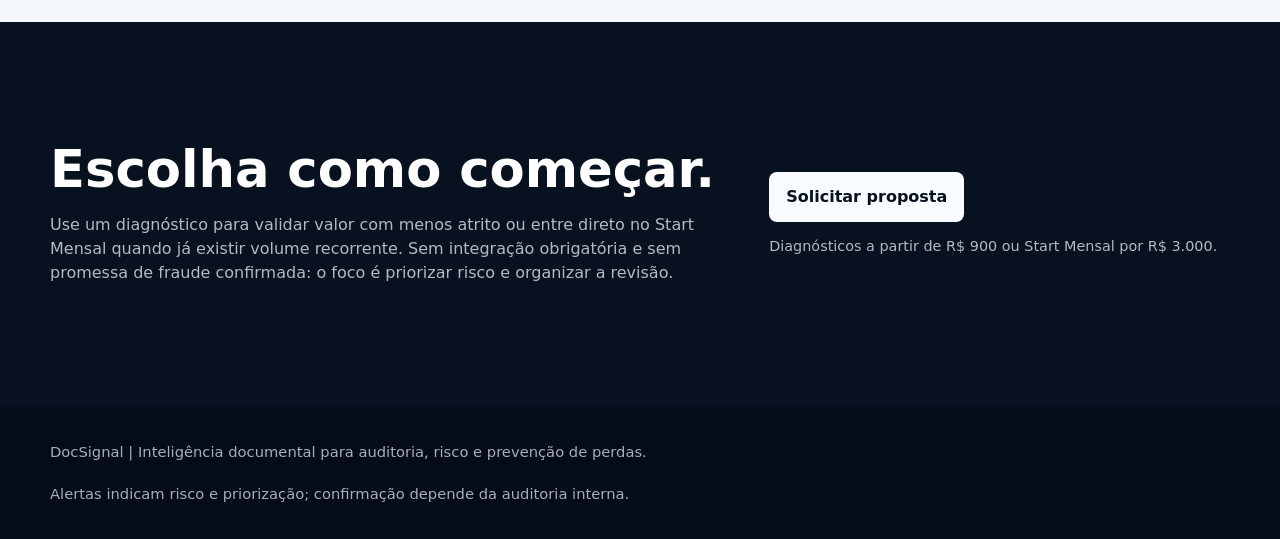
<file: docsignal/docsignal_landing.html>
<!doctype html>
<html lang="pt-BR">
<head>
  <meta charset="utf-8">
  <meta name="viewport" content="width=device-width, initial-scale=1">
  <title>DocSignal | Inteligência documental para auditoria e risco</title>
  <meta name="description" content="DocSignal transforma lotes de documentos em filas inteligentes de revisão, com score, motivo do alerta e valor associado.">
  <style>
    :root {
      --ink: #07111f;
      --navy: #102844;
      --blue: #2f73c6;
      --sky: #dbeafe;
      --cyan: #5cc8ff;
      --amber: #d89b37;
      --green: #4fa37b;
      --paper: #f8fbff;
      --muted: #62738a;
      --line: rgba(16, 40, 68, 0.12);
      --shadow: 0 18px 60px rgba(7, 17, 31, 0.14);
    }

    * { box-sizing: border-box; }
    html { scroll-behavior: smooth; }
    body {
      margin: 0;
      color: var(--ink);
      background: #f4f7fb;
      font-family: Inter, ui-sans-serif, system-ui, -apple-system, BlinkMacSystemFont, "Segoe UI", sans-serif;
      line-height: 1.5;
    }

    a { color: inherit; text-decoration: none; }

    .topbar {
      position: fixed;
      top: 0;
      left: 0;
      right: 0;
      z-index: 20;
      height: 72px;
      display: flex;
      align-items: center;
      border-bottom: 1px solid rgba(248, 251, 255, 0.12);
      background: rgba(7, 17, 31, 0.76);
      backdrop-filter: blur(18px);
    }

    .nav {
      width: min(1180px, calc(100% - 40px));
      margin: 0 auto;
      display: flex;
      align-items: center;
      justify-content: space-between;
      gap: 24px;
      color: #f8fbff;
    }

    .brand {
      display: inline-flex;
      align-items: center;
      gap: 12px;
      font-weight: 900;
      letter-spacing: 0;
      white-space: nowrap;
    }

    .brand-mark {
      width: 38px;
      height: 38px;
      border-radius: 8px;
      display: block;
      background: #f8fbff;
      box-shadow: 0 10px 30px rgba(92, 200, 255, 0.25);
      overflow: hidden;
    }

    .brand-mark img {
      width: 100%;
      height: 100%;
      display: block;
    }

    .nav-links {
      display: flex;
      align-items: center;
      gap: 22px;
      font-size: 0.92rem;
      color: rgba(248, 251, 255, 0.78);
    }

    .nav-links a:hover { color: #fff; }

    .nav-cta,
    .button {
      border: 1px solid rgba(248, 251, 255, 0.24);
      background: #f8fbff;
      color: var(--ink);
      border-radius: 8px;
      padding: 12px 16px;
      font-weight: 800;
      display: inline-flex;
      align-items: center;
      justify-content: center;
      min-height: 44px;
    }

    .button.secondary {
      background: rgba(248, 251, 255, 0.08);
      color: #f8fbff;
    }

    .hero {
      position: relative;
      min-height: 88vh;
      padding: 142px 0 88px;
      overflow: hidden;
      background: #07111f;
      color: #f8fbff;
    }

    #signalCanvas {
      position: absolute;
      inset: 0;
      width: 100%;
      height: 100%;
      opacity: 0.72;
    }

    .hero::after {
      content: "";
      position: absolute;
      inset: 0;
      background: rgba(7, 17, 31, 0.42);
      pointer-events: none;
    }

    .hero-inner {
      position: relative;
      z-index: 2;
      width: min(1180px, calc(100% - 40px));
      margin: 0 auto;
    }

    .eyebrow {
      display: inline-flex;
      align-items: center;
      gap: 10px;
      color: #cfe4ff;
      font-size: 0.82rem;
      font-weight: 900;
      letter-spacing: 0.08em;
      text-transform: uppercase;
    }

    .eyebrow::before {
      content: "";
      width: 34px;
      height: 2px;
      border-radius: 999px;
      background: var(--cyan);
    }

    h1 {
      margin: 22px 0 0;
      max-width: 880px;
      font-size: clamp(3rem, 7vw, 7rem);
      line-height: 0.92;
      letter-spacing: 0;
    }

    .hero-copy {
      margin: 28px 0 0;
      max-width: 720px;
      font-size: clamp(1.08rem, 2vw, 1.35rem);
      color: rgba(248, 251, 255, 0.82);
    }

    .hero-actions {
      margin-top: 34px;
      display: flex;
      gap: 14px;
      flex-wrap: wrap;
    }

    .proof-strip {
      margin-top: 58px;
      display: grid;
      grid-template-columns: repeat(4, minmax(0, 1fr));
      gap: 12px;
      max-width: 980px;
    }

    .proof-item {
      border: 1px solid rgba(248, 251, 255, 0.16);
      border-radius: 8px;
      padding: 14px;
      background: rgba(248, 251, 255, 0.08);
      color: rgba(248, 251, 255, 0.84);
      min-height: 86px;
    }

    .proof-item strong {
      display: block;
      color: #fff;
      font-size: 1.2rem;
      margin-bottom: 4px;
    }

    section {
      padding: 76px 0;
    }

    .wrap {
      width: min(1180px, calc(100% - 40px));
      margin: 0 auto;
    }

    .section-head {
      display: flex;
      align-items: end;
      justify-content: space-between;
      gap: 32px;
      margin-bottom: 28px;
    }

    h2 {
      margin: 0;
      max-width: 760px;
      font-size: clamp(2rem, 4vw, 4rem);
      line-height: 1;
      letter-spacing: 0;
    }

    .section-copy {
      max-width: 520px;
      color: var(--muted);
      font-size: 1.02rem;
      margin: 0;
    }

    .grid-3 {
      display: grid;
      grid-template-columns: repeat(3, minmax(0, 1fr));
      gap: 18px;
    }

    .grid-4 {
      display: grid;
      grid-template-columns: repeat(4, minmax(0, 1fr));
      gap: 16px;
    }

    .card {
      background: #fff;
      border: 1px solid var(--line);
      border-radius: 8px;
      padding: 24px;
      box-shadow: 0 6px 28px rgba(7, 17, 31, 0.06);
      min-height: 230px;
    }

    .card h3 {
      margin: 0 0 12px;
      font-size: 1.18rem;
      line-height: 1.2;
    }

    .card p {
      margin: 0;
      color: var(--muted);
    }

    .tag {
      display: inline-flex;
      align-items: center;
      min-height: 28px;
      padding: 5px 9px;
      margin-bottom: 18px;
      border-radius: 6px;
      background: #edf4ff;
      color: var(--navy);
      font-size: 0.78rem;
      font-weight: 900;
    }

    .band {
      background: #fff;
      border-top: 1px solid var(--line);
      border-bottom: 1px solid var(--line);
    }

    .workflow {
      display: grid;
      grid-template-columns: 1fr 1fr;
      gap: 36px;
      align-items: center;
    }

    .steps {
      display: grid;
      gap: 12px;
    }

    .step {
      display: grid;
      grid-template-columns: 46px 1fr;
      gap: 14px;
      align-items: start;
      padding: 16px;
      border: 1px solid var(--line);
      border-radius: 8px;
      background: #fff;
    }

    .step-number {
      width: 46px;
      height: 46px;
      border-radius: 8px;
      display: grid;
      place-items: center;
      background: var(--ink);
      color: #fff;
      font-weight: 900;
    }

    .step strong {
      display: block;
      margin-bottom: 4px;
    }

    .step span {
      color: var(--muted);
    }

    .signal-panel {
      min-height: 500px;
      border-radius: 8px;
      border: 1px solid rgba(16, 40, 68, 0.16);
      background: #07111f;
      color: #f8fbff;
      padding: 26px;
      box-shadow: var(--shadow);
      display: grid;
      align-content: space-between;
      overflow: hidden;
      position: relative;
    }

    .signal-panel::before {
      content: "";
      position: absolute;
      inset: 18px;
      border: 1px solid rgba(219, 234, 254, 0.12);
      border-radius: 8px;
    }

    .signal-panel > * {
      position: relative;
      z-index: 2;
    }

    .metric-row {
      display: grid;
      grid-template-columns: repeat(3, 1fr);
      gap: 10px;
    }

    .metric {
      border: 1px solid rgba(248, 251, 255, 0.14);
      border-radius: 8px;
      padding: 14px;
      background: rgba(248, 251, 255, 0.08);
    }

    .metric b {
      display: block;
      font-size: 1.65rem;
      line-height: 1;
      margin-bottom: 8px;
    }

    .metric span {
      color: rgba(248, 251, 255, 0.7);
      font-size: 0.86rem;
    }

    .queue {
      display: grid;
      gap: 10px;
      margin-top: 22px;
    }

    .queue-item {
      display: grid;
      grid-template-columns: 70px 1fr 88px;
      gap: 14px;
      align-items: center;
      border-radius: 8px;
      padding: 12px;
      background: rgba(248, 251, 255, 0.1);
      border: 1px solid rgba(248, 251, 255, 0.12);
    }

    .score {
      font-weight: 900;
      color: var(--cyan);
    }

    .queue-item small {
      color: rgba(248, 251, 255, 0.72);
      display: block;
      margin-top: 2px;
    }

    .price-card {
      background: #fff;
      border: 1px solid var(--line);
      border-radius: 8px;
      padding: 26px;
      box-shadow: 0 10px 36px rgba(7, 17, 31, 0.08);
      min-height: 420px;
      display: flex;
      flex-direction: column;
    }

    .status-board {
      display: grid;
      grid-template-columns: repeat(3, minmax(0, 1fr));
      gap: 16px;
    }

    .status-card {
      background: #fff;
      border: 1px solid var(--line);
      border-radius: 8px;
      padding: 22px;
      min-height: 320px;
      box-shadow: 0 8px 30px rgba(7, 17, 31, 0.06);
    }

    .status-card.delivered {
      border-top: 6px solid var(--green);
    }

    .status-card.progress {
      border-top: 6px solid var(--amber);
    }

    .status-card.roadmap {
      border-top: 6px solid var(--blue);
    }

    .status-title {
      display: flex;
      align-items: center;
      justify-content: space-between;
      gap: 12px;
      margin-bottom: 18px;
    }

    .status-title h3 {
      margin: 0;
      font-size: 1.2rem;
    }

    .status-pill {
      display: inline-flex;
      align-items: center;
      min-height: 28px;
      padding: 5px 9px;
      border-radius: 6px;
      font-size: 0.76rem;
      font-weight: 900;
      white-space: nowrap;
    }

    .status-pill.delivered {
      color: #0f5132;
      background: #dff5ea;
    }

    .status-pill.progress {
      color: #6d4508;
      background: #fff0d3;
    }

    .status-pill.roadmap {
      color: #173761;
      background: #e7f0ff;
    }

    .status-list {
      margin: 0;
      padding: 0;
      list-style: none;
      display: grid;
      gap: 10px;
    }

    .status-list li {
      color: var(--muted);
      padding-left: 20px;
      position: relative;
    }

    .status-list li::before {
      content: "";
      position: absolute;
      left: 0;
      top: 0.66em;
      width: 8px;
      height: 8px;
      border-radius: 2px;
      background: var(--blue);
    }

    .status-card.delivered .status-list li::before {
      background: var(--green);
    }

    .status-card.progress .status-list li::before {
      background: var(--amber);
    }

    .price-card.featured {
      border: 2px solid var(--blue);
    }

    .compare-grid {
      display: grid;
      grid-template-columns: repeat(3, minmax(0, 1fr));
      gap: 18px;
      align-items: stretch;
    }

    .compare-note {
      margin-top: 18px;
      border: 1px solid var(--line);
      border-radius: 8px;
      padding: 18px 20px;
      background: #fff;
      color: var(--muted);
      display: flex;
      justify-content: space-between;
      gap: 18px;
      align-items: center;
      flex-wrap: wrap;
    }

    .compare-note strong {
      color: var(--ink);
    }

    .operational-entry {
      margin-top: 22px;
      background: linear-gradient(135deg, var(--navy), #173761);
      border-radius: 8px;
      padding: 28px;
      color: #f8fbff;
      display: grid;
      grid-template-columns: 1.15fr 0.85fr;
      gap: 24px;
      align-items: center;
      box-shadow: 0 18px 44px rgba(7, 17, 31, 0.16);
    }

    .operational-entry .tag {
      background: rgba(255, 255, 255, 0.12);
      color: #dbeafe;
      border-color: rgba(255, 255, 255, 0.18);
    }

    .operational-entry h3 {
      color: #fff;
      margin: 12px 0 10px;
      font-size: 1.55rem;
    }

    .operational-entry p {
      color: rgba(248, 251, 255, 0.78);
      margin: 0;
      line-height: 1.65;
    }

    .operational-price {
      text-align: right;
      font-size: 2.6rem;
      font-weight: 900;
      line-height: 1;
    }

    .operational-price small {
      display: block;
      margin-top: 10px;
      color: rgba(248, 251, 255, 0.72);
      font-size: 0.92rem;
      font-weight: 700;
    }

    .operational-entry .list {
      margin-top: 18px;
      color: rgba(248, 251, 255, 0.78);
    }

    .operational-entry .list li::before {
      background: var(--cyan);
    }

    .monthly-grid {
      margin-top: 18px;
      display: grid;
      grid-template-columns: repeat(4, minmax(0, 1fr));
      gap: 14px;
    }

    .monthly-card {
      background: #fff;
      border: 1px solid var(--line);
      border-radius: 8px;
      padding: 18px;
      min-height: 190px;
      box-shadow: 0 8px 28px rgba(7, 17, 31, 0.06);
    }

    .monthly-card h4 {
      margin: 10px 0 8px;
      font-size: 1rem;
    }

    .monthly-price {
      font-size: 1.55rem;
      font-weight: 900;
      color: var(--ink);
    }

    .monthly-price small {
      display: block;
      margin-top: 6px;
      color: var(--muted);
      font-size: 0.78rem;
      font-weight: 700;
    }

    .price {
      margin: 14px 0 20px;
      font-size: 2.3rem;
      line-height: 1;
      font-weight: 900;
    }

    .price small {
      display: block;
      margin-top: 8px;
      color: var(--muted);
      font-size: 0.88rem;
      font-weight: 700;
    }

    .list {
      padding: 0;
      margin: 0;
      list-style: none;
      display: grid;
      gap: 10px;
      color: var(--muted);
    }

    .list li {
      padding-left: 18px;
      position: relative;
    }

    .list li::before {
      content: "";
      width: 7px;
      height: 7px;
      border-radius: 2px;
      background: var(--blue);
      position: absolute;
      left: 0;
      top: 0.65em;
    }

    .cta {
      background: var(--ink);
      color: #f8fbff;
    }

    .cta-box {
      display: grid;
      grid-template-columns: 1.5fr 1fr;
      gap: 28px;
      align-items: center;
      padding: 46px 0;
    }

    .cta h2 {
      color: #fff;
    }

    .cta p {
      color: rgba(248, 251, 255, 0.72);
      margin: 18px 0 0;
      max-width: 680px;
    }

    footer {
      padding: 34px 0;
      background: #050b18;
      color: rgba(248, 251, 255, 0.68);
      font-size: 0.92rem;
    }

    .footer-inner {
      width: min(1180px, calc(100% - 40px));
      margin: 0 auto;
      display: flex;
      justify-content: space-between;
      gap: 20px;
      flex-wrap: wrap;
    }

    @media (max-width: 860px) {
      .nav-links { display: none; }
      .hero { min-height: auto; padding-top: 120px; }
      .proof-strip,
      .grid-3,
      .grid-4,
      .compare-grid,
      .operational-entry,
      .monthly-grid,
      .status-board,
      .workflow,
      .cta-box {
        grid-template-columns: 1fr;
      }
      .section-head {
        align-items: start;
        flex-direction: column;
      }
      .queue-item {
        grid-template-columns: 54px 1fr;
      }
      .queue-item .amount {
        grid-column: 2;
      }
      .operational-price {
        text-align: left;
      }
      h1 { font-size: clamp(3rem, 16vw, 5rem); }
    }
  </style>
</head>
<body>
  <header class="topbar">
    <nav class="nav" aria-label="Navegação principal">
      <a class="brand" href="#top" aria-label="DocSignal">
        <span class="brand-mark"><img src="assets/docsignal-mark.svg" alt=""></span>
        <span>DocSignal</span>
      </a>
      <div class="nav-links">
        <a href="#problema">Problema</a>
        <a href="#fluxo">Como funciona</a>
        <a href="#pacotes">Comparativo</a>
        <a href="#piloto">Piloto</a>
      </div>
      <a class="nav-cta" href="docsignal_interesse.html">Solicitar diagnóstico</a>
    </nav>
  </header>

  <main id="top">
    <section class="hero" aria-label="DocSignal">
      <canvas id="signalCanvas" aria-hidden="true"></canvas>
      <div class="hero-inner">
        <div class="eyebrow">Inteligência documental para auditoria e risco</div>
        <h1>Encontre sinais de risco antes da revisão manual.</h1>
        <p class="hero-copy">
          O DocSignal transforma lotes de XMLs, planilhas e bases documentais em filas inteligentes de revisão,
          apontando duplicidades, reapresentações, fracionamentos e padrões fora do comportamento esperado.
        </p>
        <div class="hero-actions">
          <a class="button" href="#piloto">Ver opções de piloto</a>
          <a class="button secondary" href="#pacotes">Comparar contratação</a>
        </div>
        <div class="proof-strip" aria-label="Principais entregas">
          <div class="proof-item"><strong>Score</strong> priorização por risco e motivo do alerta</div>
          <div class="proof-item"><strong>CSV</strong> base pronta para conferência interna</div>
          <div class="proof-item"><strong>Histórico</strong> memória para comparar lotes futuros</div>
          <div class="proof-item"><strong>Premium</strong> caminho para OCR em PDFs e imagens</div>
        </div>
      </div>
    </section>

    <section id="problema">
      <div class="wrap">
        <div class="section-head">
          <h2>Documentos espalhados criam revisão cega.</h2>
          <p class="section-copy">
            XMLs, planilhas, PDFs, comprovantes e relatórios de ERP chegam por caminhos diferentes. Sem priorização,
            a equipe revisa volume demais e pode deixar passar o que realmente importa.
          </p>
        </div>
        <div class="grid-3">
          <article class="card">
            <span class="tag">Contas a pagar</span>
            <h3>Pagamentos podem avançar com duplicidades e referências reaproveitadas.</h3>
            <p>O DocSignal aponta notas reapresentadas, fracionamentos, valores fora da referência e fornecedores com padrão atípico.</p>
          </article>
          <article class="card">
            <span class="tag">Saúde</span>
            <h3>Contas e cobranças de prestadores podem esconder padrões repetitivos.</h3>
            <p>A ferramenta prioriza documentos para auditoria, glosa e prevenção de perdas sem prometer fraude confirmada.</p>
          </article>
          <article class="card">
            <span class="tag">Operações</span>
            <h3>OS, contratos, peças e serviços viram retrabalho quando a conferência é manual.</h3>
            <p>O diagnóstico ajuda a cruzar referências internas, fornecedores, categorias e valores associados aos alertas.</p>
          </article>
        </div>
      </div>
    </section>

    <section id="fluxo" class="band">
      <div class="wrap workflow">
        <div>
          <div class="section-head" style="display:block; margin-bottom:22px;">
            <h2>Da base documental para a fila de revisão.</h2>
            <p class="section-copy" style="margin-top:18px;">
              O piloto não troca o ERP nem muda o processo atual. Ele usa arquivos que a empresa já possui para entregar uma leitura objetiva do risco.
            </p>
          </div>
          <div class="steps">
            <div class="step">
              <div class="step-number">1</div>
              <div><strong>Enviar lote</strong><span>XML NF-e, CSV/XLSX ou recorte exportado do fluxo atual.</span></div>
            </div>
            <div class="step">
              <div class="step-number">2</div>
              <div><strong>Processar sinais</strong><span>Duplicidade técnica, reapresentação, fracionamento, referência repetida e comportamento anômalo.</span></div>
            </div>
            <div class="step">
              <div class="step-number">3</div>
              <div><strong>Priorizar revisão</strong><span>Score, motivo do alerta, valor associado, CSV e relatório executivo.</span></div>
            </div>
            <div class="step">
              <div class="step-number">4</div>
              <div><strong>Decidir continuidade</strong><span>Piloto, implantação assistida e rotina mensal conforme o valor encontrado.</span></div>
            </div>
          </div>
        </div>

        <aside class="signal-panel" aria-label="Exemplo de painel DocSignal">
          <div>
            <span class="eyebrow">Painel executivo</span>
            <h2 style="font-size:2.4rem; margin-top:18px;">Fila priorizada por comportamento documental.</h2>
          </div>
          <div>
            <div class="metric-row">
              <div class="metric"><b>39</b><span>documentos analisados</span></div>
              <div class="metric"><b>17</b><span>alertas score 60+</span></div>
              <div class="metric"><b>R$ 37k</b><span>valor associado</span></div>
            </div>
            <div class="queue">
              <div class="queue-item">
                <div class="score">92</div>
                <div><strong>Referência interna repetida</strong><small>Fornecedor + contrato + valor recorrente</small></div>
                <div class="amount">R$ 8.900</div>
              </div>
              <div class="queue-item">
                <div class="score">81</div>
                <div><strong>Possível fracionamento</strong><small>Valor compatível com divisão em 3 lançamentos</small></div>
                <div class="amount">R$ 5.200</div>
              </div>
              <div class="queue-item">
                <div class="score">73</div>
                <div><strong>Documento reapresentado</strong><small>Chave de negócio já vista no lote</small></div>
                <div class="amount">R$ 3.640</div>
              </div>
            </div>
          </div>
        </aside>
      </div>
    </section>

    <section id="entrega">
      <div class="wrap">
        <div class="section-head">
          <h2>Promessa clara: o que já entrega, o que está em evolução e o que é roadmap.</h2>
          <p class="section-copy">
            O DocSignal é apresentado com transparência: a operação atual já cobre XML e planilhas; PDF, imagem e OCR entram como expansão premium.
          </p>
        </div>
        <div class="status-board">
          <article class="status-card delivered">
            <div class="status-title">
              <h3>Entregável hoje</h3>
              <span class="status-pill delivered">Ativo</span>
            </div>
            <ul class="status-list">
              <li>Leitura de XML NF-e.</li>
              <li>Leitura de planilhas CSV/XLSX.</li>
              <li>Score técnico e comportamental.</li>
              <li>Duplicidade, reapresentação, fracionamento e referência repetida.</li>
              <li>Painel executivo, CSV e relatório executivo.</li>
              <li>Histórico, lotes e perfis de acesso.</li>
            </ul>
          </article>
          <article class="status-card progress">
            <div class="status-title">
              <h3>Em trâmite</h3>
              <span class="status-pill progress">Experimental</span>
            </div>
            <ul class="status-list">
              <li>Modo Master Premium externo.</li>
              <li>Captura documental de PDF e imagem.</li>
              <li>Registro de hash e trilha técnica para arquivos não estruturados.</li>
              <li>Validação comercial do pacote Multimodal Premium.</li>
              <li>Ajustes por domínio: saúde, contas a pagar e operação.</li>
            </ul>
          </article>
          <article class="status-card roadmap">
            <div class="status-title">
              <h3>Roadmap premium</h3>
              <span class="status-pill roadmap">Futuro</span>
            </div>
            <ul class="status-list">
              <li>OCR automático para PDFs e imagens.</li>
              <li>Extração de campos como valor, CNPJ, data e número do documento.</li>
              <li>Validação assistida com confiança por campo.</li>
              <li>Integração com ERP e rotinas internas do cliente.</li>
              <li>Regras específicas por fornecedor, OS, contrato ou equipamento.</li>
            </ul>
          </article>
        </div>
      </div>
    </section>

    <section id="pacotes">
      <div class="wrap">
        <div class="section-head">
          <h2>Escolha o tamanho do diagnóstico.</h2>
          <p class="section-copy">
            O valor muda pelo escopo, não por desconto. Empresas menores podem começar com menos documentos; empresas com mais volume recebem uma análise mais completa.
          </p>
        </div>
        <div class="compare-grid">
          <article class="price-card">
            <span class="tag">Starter</span>
            <h3>Diagnóstico compacto</h3>
            <div class="price">R$ 900<small>7 dias | até 100 documentos</small></div>
            <ul class="list">
              <li>1 lote.</li>
              <li>XML ou planilha simples.</li>
              <li>Fila priorizada por risco.</li>
              <li>CSV dos alertas.</li>
              <li>Resumo executivo simples.</li>
              <li>Devolutiva de 30 minutos.</li>
              <li>Sem ajuste pesado de planilha.</li>
            </ul>
          </article>
          <article class="price-card featured">
            <span class="tag">Essencial</span>
            <h3>Diagnóstico recomendado</h3>
            <div class="price">R$ 1.500<small>10 dias | até 200 documentos</small></div>
            <ul class="list">
              <li>Até 2 lotes.</li>
              <li>XML e/ou planilha CSV/XLSX.</li>
              <li>Score técnico e comportamental.</li>
              <li>CSV e relatório executivo.</li>
              <li>Top 3 a 5 casos para revisão.</li>
              <li>Devolutiva de 45 minutos.</li>
              <li>1 ajuste simples de mapeamento.</li>
            </ul>
          </article>
          <article class="price-card">
            <span class="tag">Executivo</span>
            <h3>Diagnóstico completo</h3>
            <div class="price">R$ 2.500<small>15 dias | até 300 documentos</small></div>
            <ul class="list">
              <li>1 recorte fechado de análise.</li>
              <li>XML e/ou planilha CSV/XLSX.</li>
              <li>Análise completa com score e valor associado.</li>
              <li>CSV e relatório executivo.</li>
              <li>Reunião de abertura.</li>
              <li>Reunião de devolutiva.</li>
              <li>Sem rotina mensal ou fila operacional contínua.</li>
            </ul>
          </article>
        </div>
        <div class="compare-note">
          <span><strong>Diagnóstico:</strong> melhor para provar valor com um recorte limitado antes de assumir rotina.</span>
          <span><strong>Start Mensal:</strong> melhor para quem já quer começar com lote recorrente e acompanhamento.</span>
          <span><strong>Premium OCR:</strong> expansão sob consulta, sem preço fixo nesta página.</span>
        </div>
        <article class="operational-entry">
          <div>
            <span class="tag">Start Mensal</span>
            <h3>Comece já com rotina assistida.</h3>
            <p>
              Para empresas que não querem apenas um diagnóstico pontual e já precisam iniciar uma rotina mensal de revisão documental,
              com XML, planilhas, histórico, fila de tratativa e devolutiva executiva.
            </p>
            <ul class="list">
              <li>XML NF-e + planilhas CSV/XLSX.</li>
              <li>Até 500 documentos no primeiro mês.</li>
              <li>Configuração inicial de domínio, usuários e lote.</li>
              <li>CSV, relatório executivo e reunião de achados.</li>
            </ul>
          </div>
          <div class="operational-price">
            R$ 3.000
            <small>primeiro mês assistido | implantação leve incluída</small>
          </div>
        </article>
        <div class="monthly-grid" aria-label="Mensalidades após diagnóstico">
          <article class="monthly-card">
            <span class="tag">Mensal Starter</span>
            <h4>Monitoramento</h4>
            <div class="monthly-price">R$ 1.500<small>até 250 documentos/mês</small></div>
            <p class="section-copy">Para empresa menor ou operação com baixo volume recorrente.</p>
          </article>
          <article class="monthly-card">
            <span class="tag">Mensal Essencial</span>
            <h4>Operação recorrente</h4>
            <div class="monthly-price">R$ 3.000<small>até 500 documentos/mês</small></div>
            <p class="section-copy">Para rotina mensal com XML, planilhas, histórico e devolutiva.</p>
          </article>
          <article class="monthly-card">
            <span class="tag">Mensal Executivo</span>
            <h4>Operação ampliada</h4>
            <div class="monthly-price">R$ 5.000<small>até 1.000 documentos/mês</small></div>
            <p class="section-copy">Para mais lotes, mais áreas e acompanhamento executivo.</p>
          </article>
          <article class="monthly-card">
            <span class="tag">Sob proposta</span>
            <h4>Alto volume</h4>
            <div class="monthly-price">R$ 6.000+<small>acima de 1.000 documentos/mês</small></div>
            <p class="section-copy">Para volume maior, regras específicas ou necessidade premium.</p>
          </article>
        </div>
      </div>
    </section>

    <section id="piloto" class="cta">
      <div class="wrap cta-box">
        <div>
          <h2>Escolha como começar.</h2>
          <p>
            Use um diagnóstico para validar valor com menos atrito ou entre direto no Start Mensal quando já existir volume recorrente.
            Sem integração obrigatória e sem promessa de fraude confirmada: o foco é priorizar risco e organizar a revisão.
          </p>
        </div>
        <div>
          <a class="button" href="docsignal_interesse.html">Solicitar proposta</a>
          <p style="font-size:0.9rem; margin-top:14px;">Diagnósticos a partir de R$ 900 ou Start Mensal por R$ 3.000.</p>
        </div>
      </div>
    </section>
  </main>

  <footer>
    <div class="footer-inner">
      <span>DocSignal | Inteligência documental para auditoria, risco e prevenção de perdas.</span>
      <span>Alertas indicam risco e priorização; confirmação depende da auditoria interna.</span>
    </div>
  </footer>

  <script>
    const canvas = document.getElementById("signalCanvas");
    const ctx = canvas.getContext("2d");
    let width = 0;
    let height = 0;
    const docs = [];

    function resize() {
      const ratio = window.devicePixelRatio || 1;
      width = canvas.offsetWidth;
      height = canvas.offsetHeight;
      canvas.width = width * ratio;
      canvas.height = height * ratio;
      ctx.setTransform(ratio, 0, 0, ratio, 0, 0);
      seedDocs();
    }

    function seedDocs() {
      docs.length = 0;
      const count = Math.max(18, Math.floor(width / 70));
      for (let i = 0; i < count; i++) {
        docs.push({
          x: Math.random() * width,
          y: Math.random() * height,
          w: 54 + Math.random() * 34,
          h: 72 + Math.random() * 48,
          vx: -0.14 + Math.random() * 0.28,
          vy: -0.08 + Math.random() * 0.16,
          hue: Math.random() > 0.72 ? "amber" : Math.random() > 0.46 ? "cyan" : "blue",
          score: 50 + Math.floor(Math.random() * 49)
        });
      }
    }

    function color(doc, alpha) {
      if (doc.hue === "amber") return `rgba(216, 155, 55, ${alpha})`;
      if (doc.hue === "cyan") return `rgba(92, 200, 255, ${alpha})`;
      return `rgba(95, 150, 216, ${alpha})`;
    }

    function drawDoc(doc) {
      ctx.save();
      ctx.translate(doc.x, doc.y);
      ctx.fillStyle = "rgba(248, 251, 255, 0.08)";
      ctx.strokeStyle = color(doc, 0.48);
      ctx.lineWidth = 1;
      ctx.beginPath();
      ctx.roundRect(0, 0, doc.w, doc.h, 6);
      ctx.fill();
      ctx.stroke();
      ctx.strokeStyle = "rgba(248, 251, 255, 0.18)";
      ctx.lineWidth = 2;
      for (let i = 0; i < 3; i++) {
        ctx.beginPath();
        ctx.moveTo(12, 22 + i * 14);
        ctx.lineTo(doc.w - 12, 22 + i * 14);
        ctx.stroke();
      }
      ctx.fillStyle = color(doc, 0.9);
      ctx.font = "800 12px Inter, sans-serif";
      ctx.fillText(String(doc.score), 12, doc.h - 14);
      ctx.restore();
    }

    function animate() {
      ctx.clearRect(0, 0, width, height);
      ctx.fillStyle = "#07111f";
      ctx.fillRect(0, 0, width, height);

      for (let i = 0; i < docs.length; i++) {
        const a = docs[i];
        a.x += a.vx;
        a.y += a.vy;
        if (a.x < -120) a.x = width + 40;
        if (a.x > width + 120) a.x = -40;
        if (a.y < -120) a.y = height + 40;
        if (a.y > height + 120) a.y = -40;

        for (let j = i + 1; j < docs.length; j++) {
          const b = docs[j];
          const dx = a.x - b.x;
          const dy = a.y - b.y;
          const dist = Math.sqrt(dx * dx + dy * dy);
          if (dist < 210) {
            ctx.strokeStyle = `rgba(92, 200, 255, ${0.12 * (1 - dist / 210)})`;
            ctx.lineWidth = 1;
            ctx.beginPath();
            ctx.moveTo(a.x + a.w / 2, a.y + a.h / 2);
            ctx.lineTo(b.x + b.w / 2, b.y + b.h / 2);
            ctx.stroke();
          }
        }
      }

      docs.forEach(drawDoc);
      requestAnimationFrame(animate);
    }

    if (CanvasRenderingContext2D.prototype.roundRect) {
      resize();
      animate();
      window.addEventListener("resize", resize);
    }
  </script>
</body>
</html>
</file>
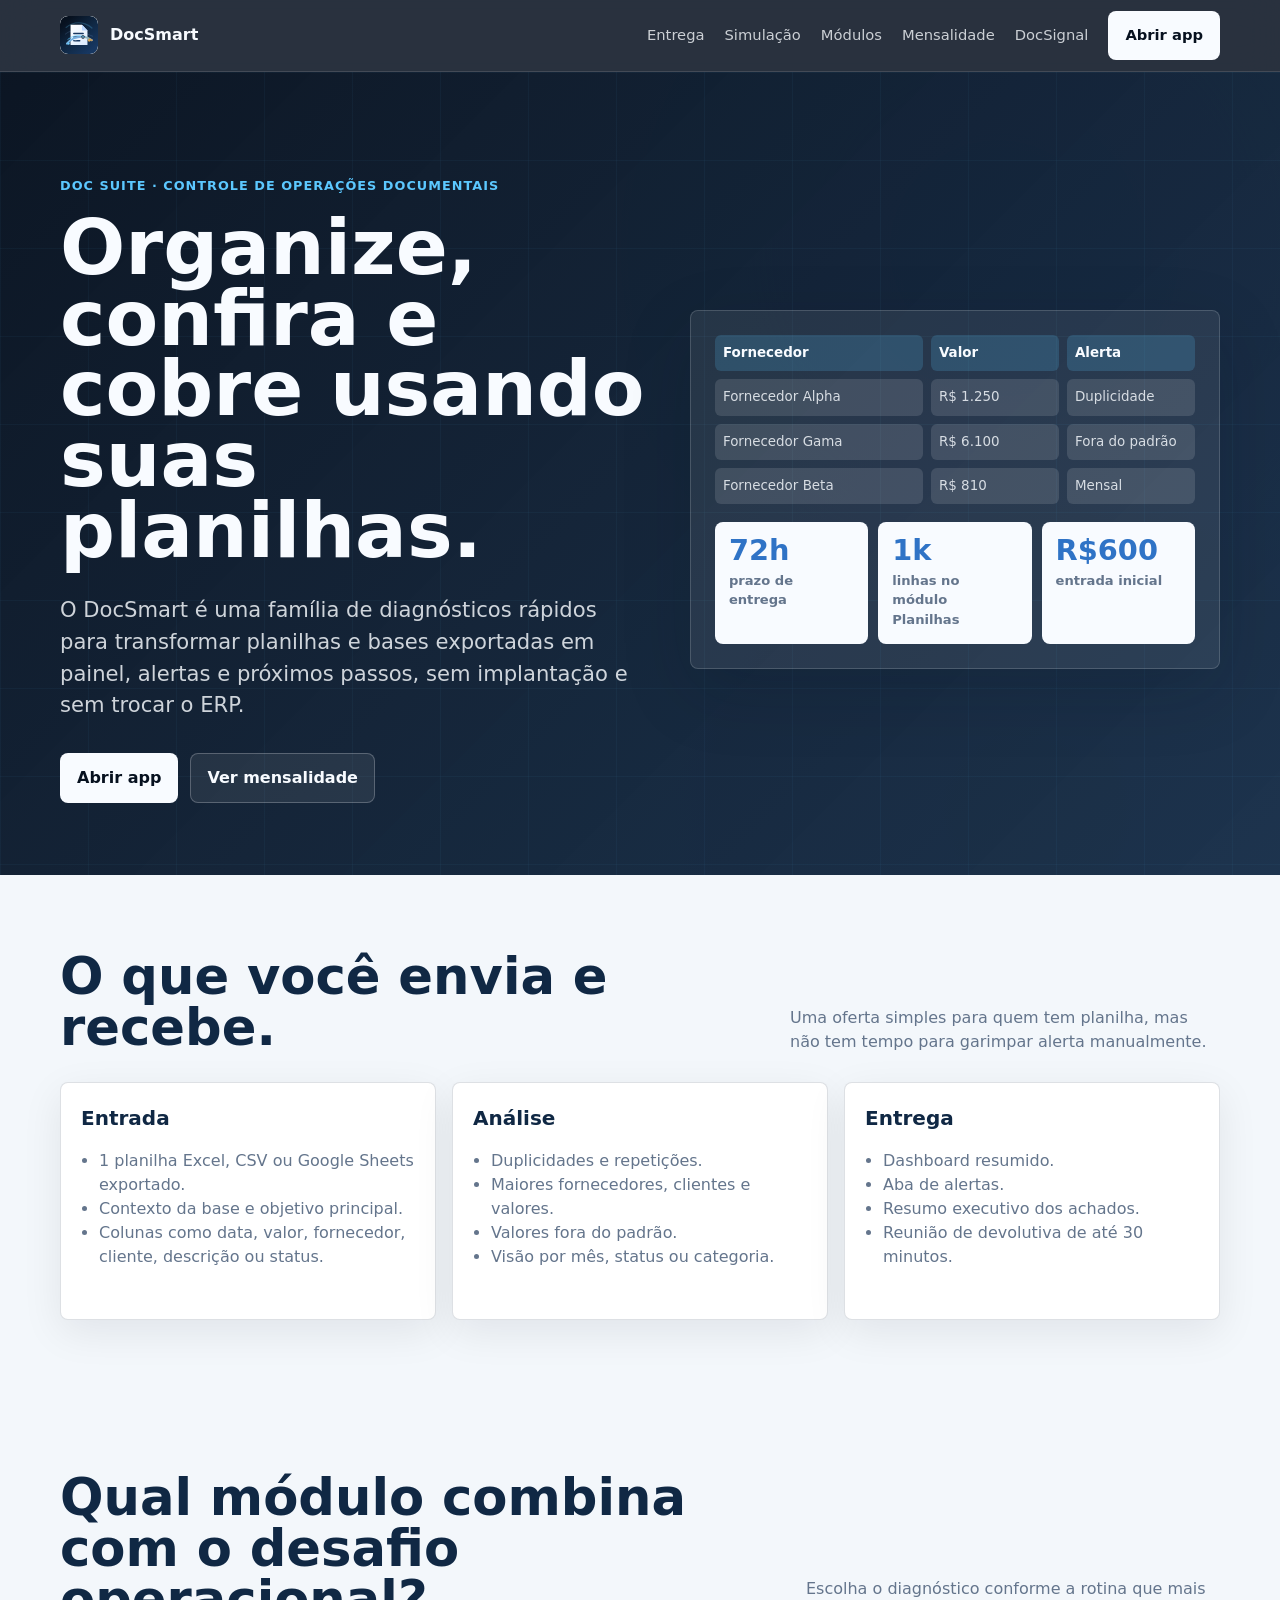
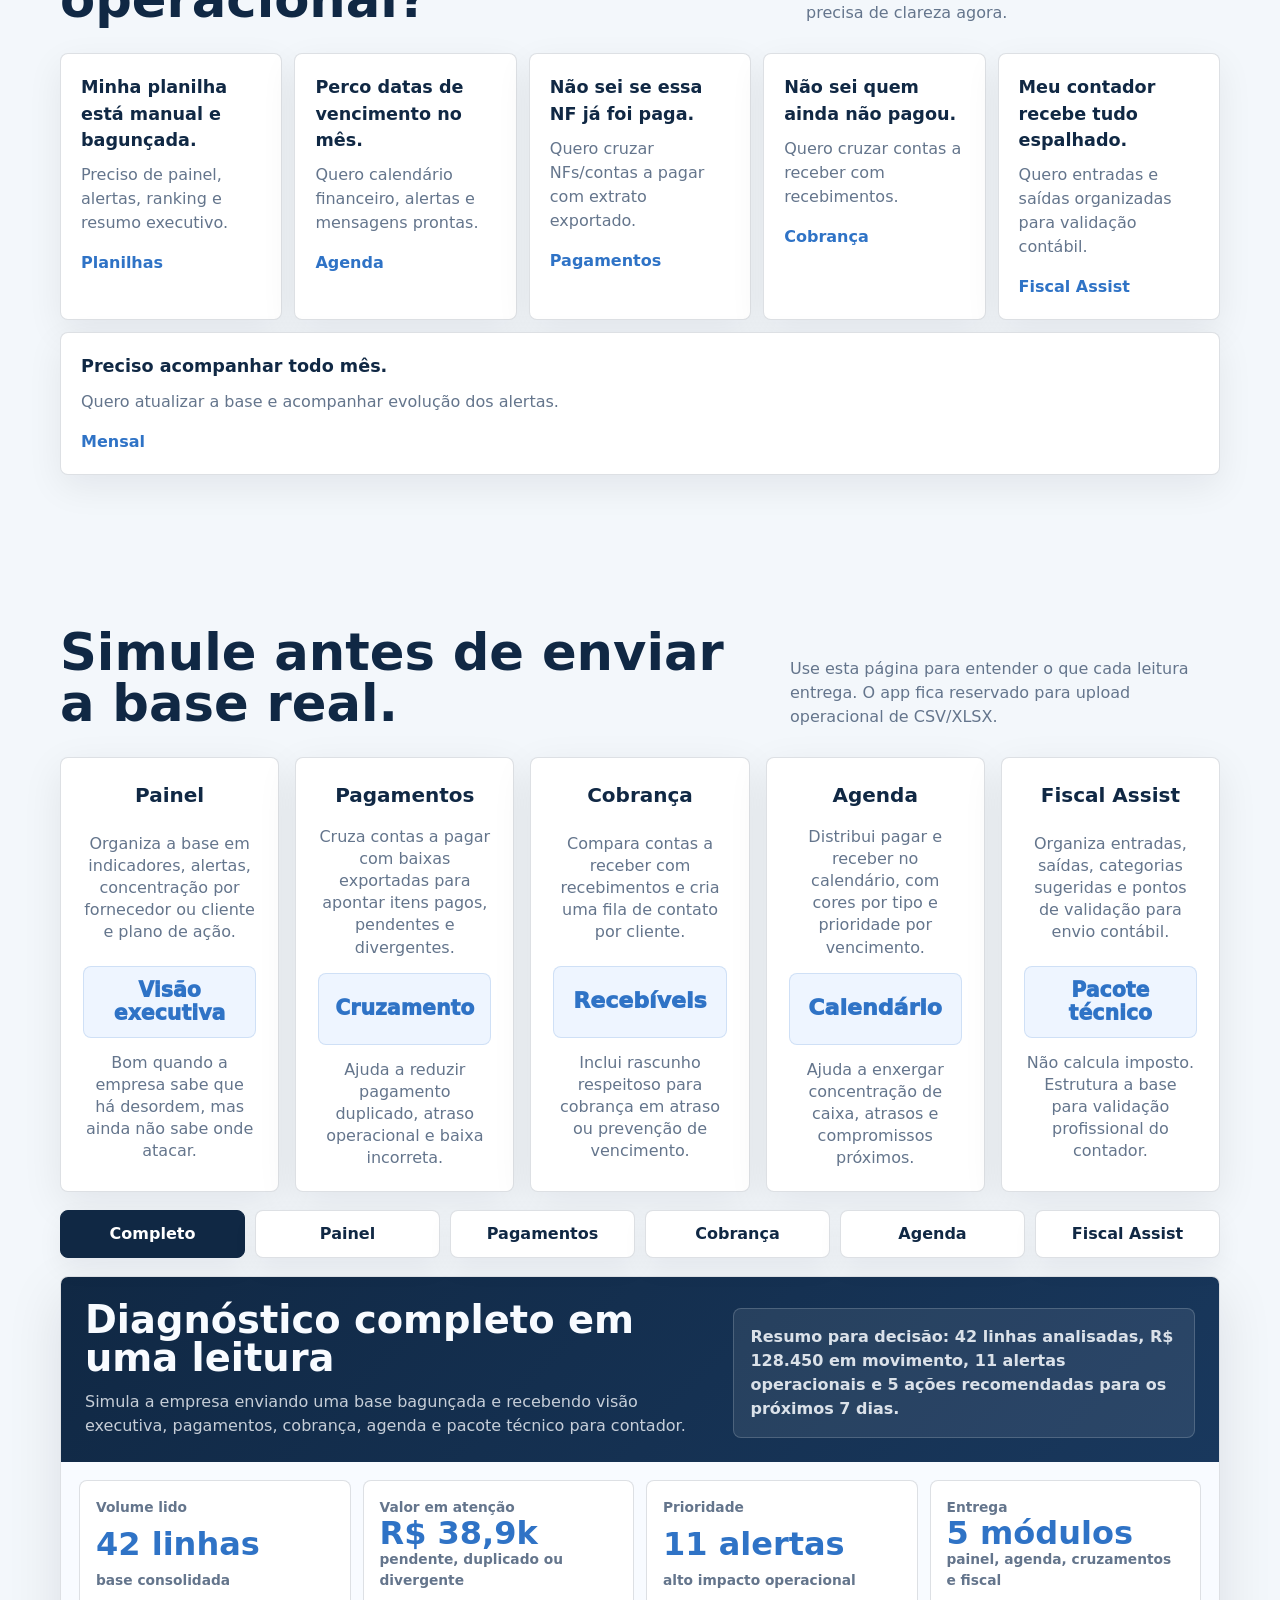
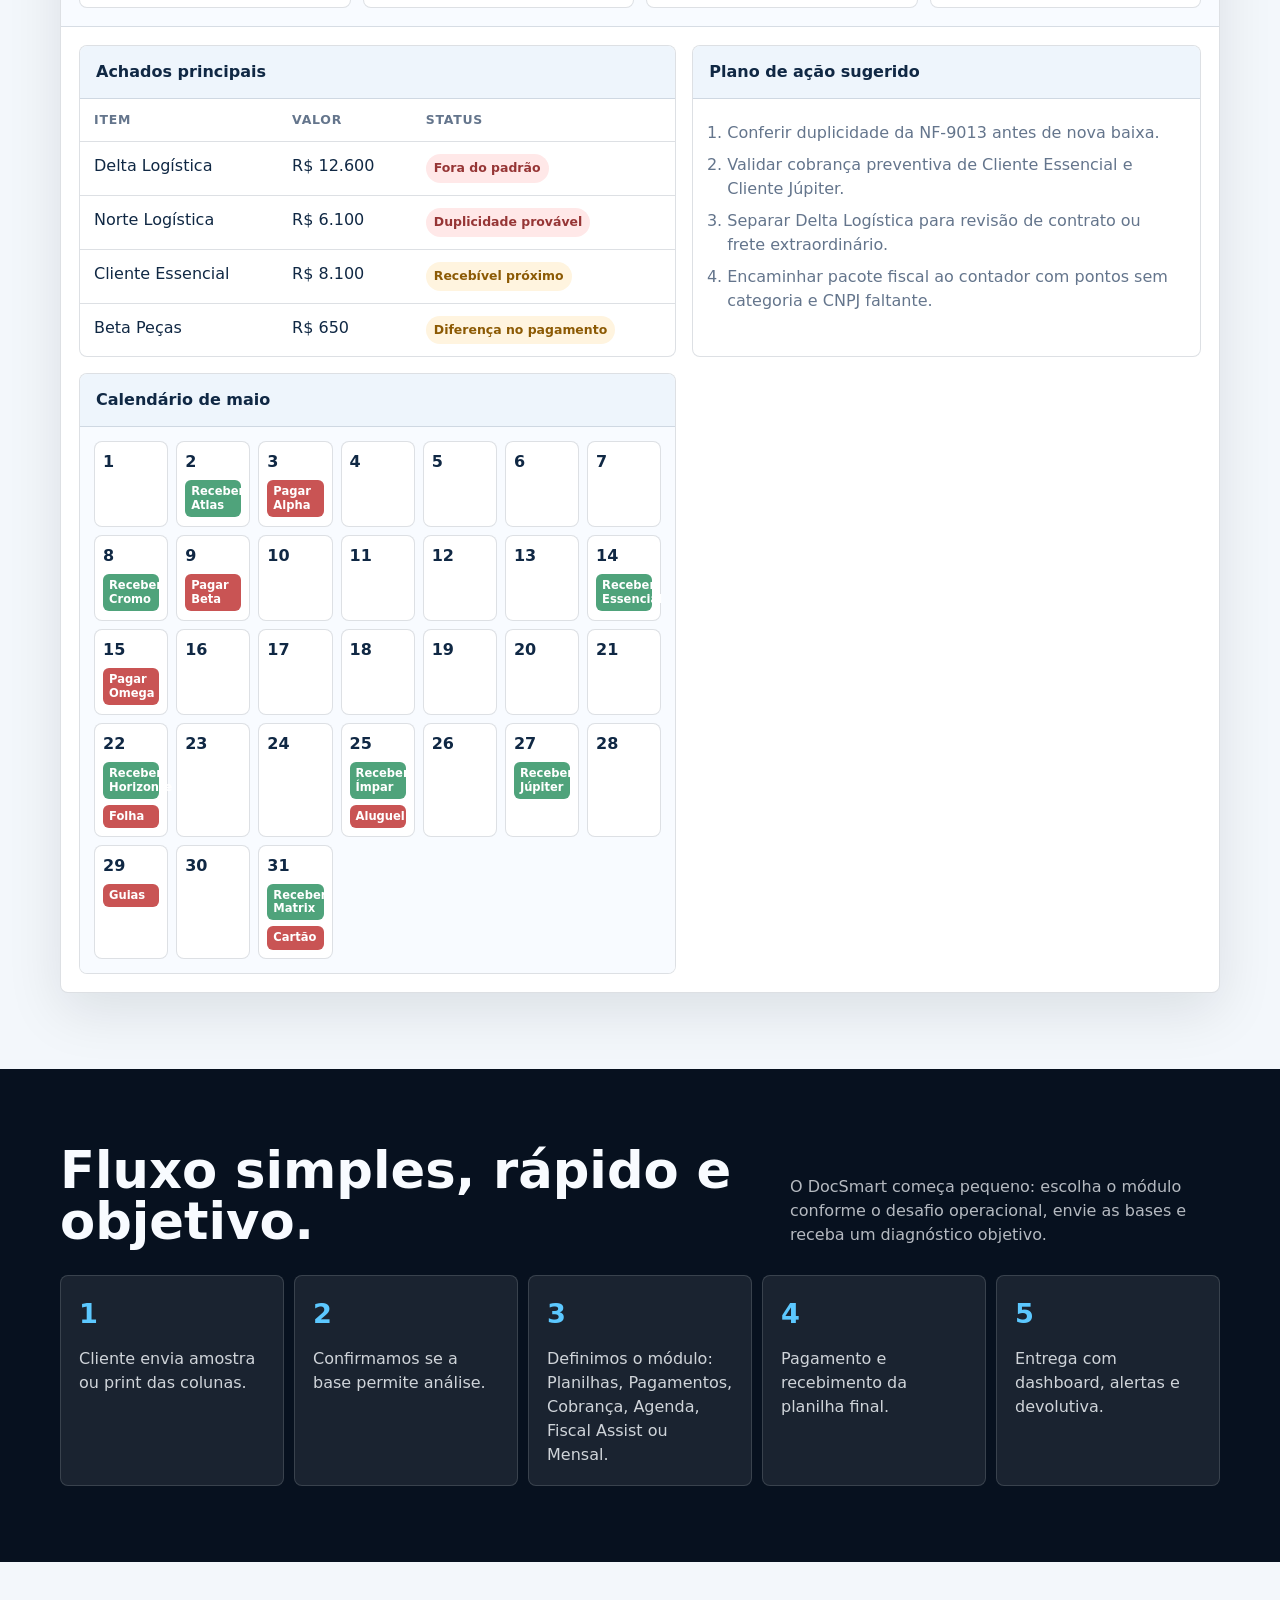
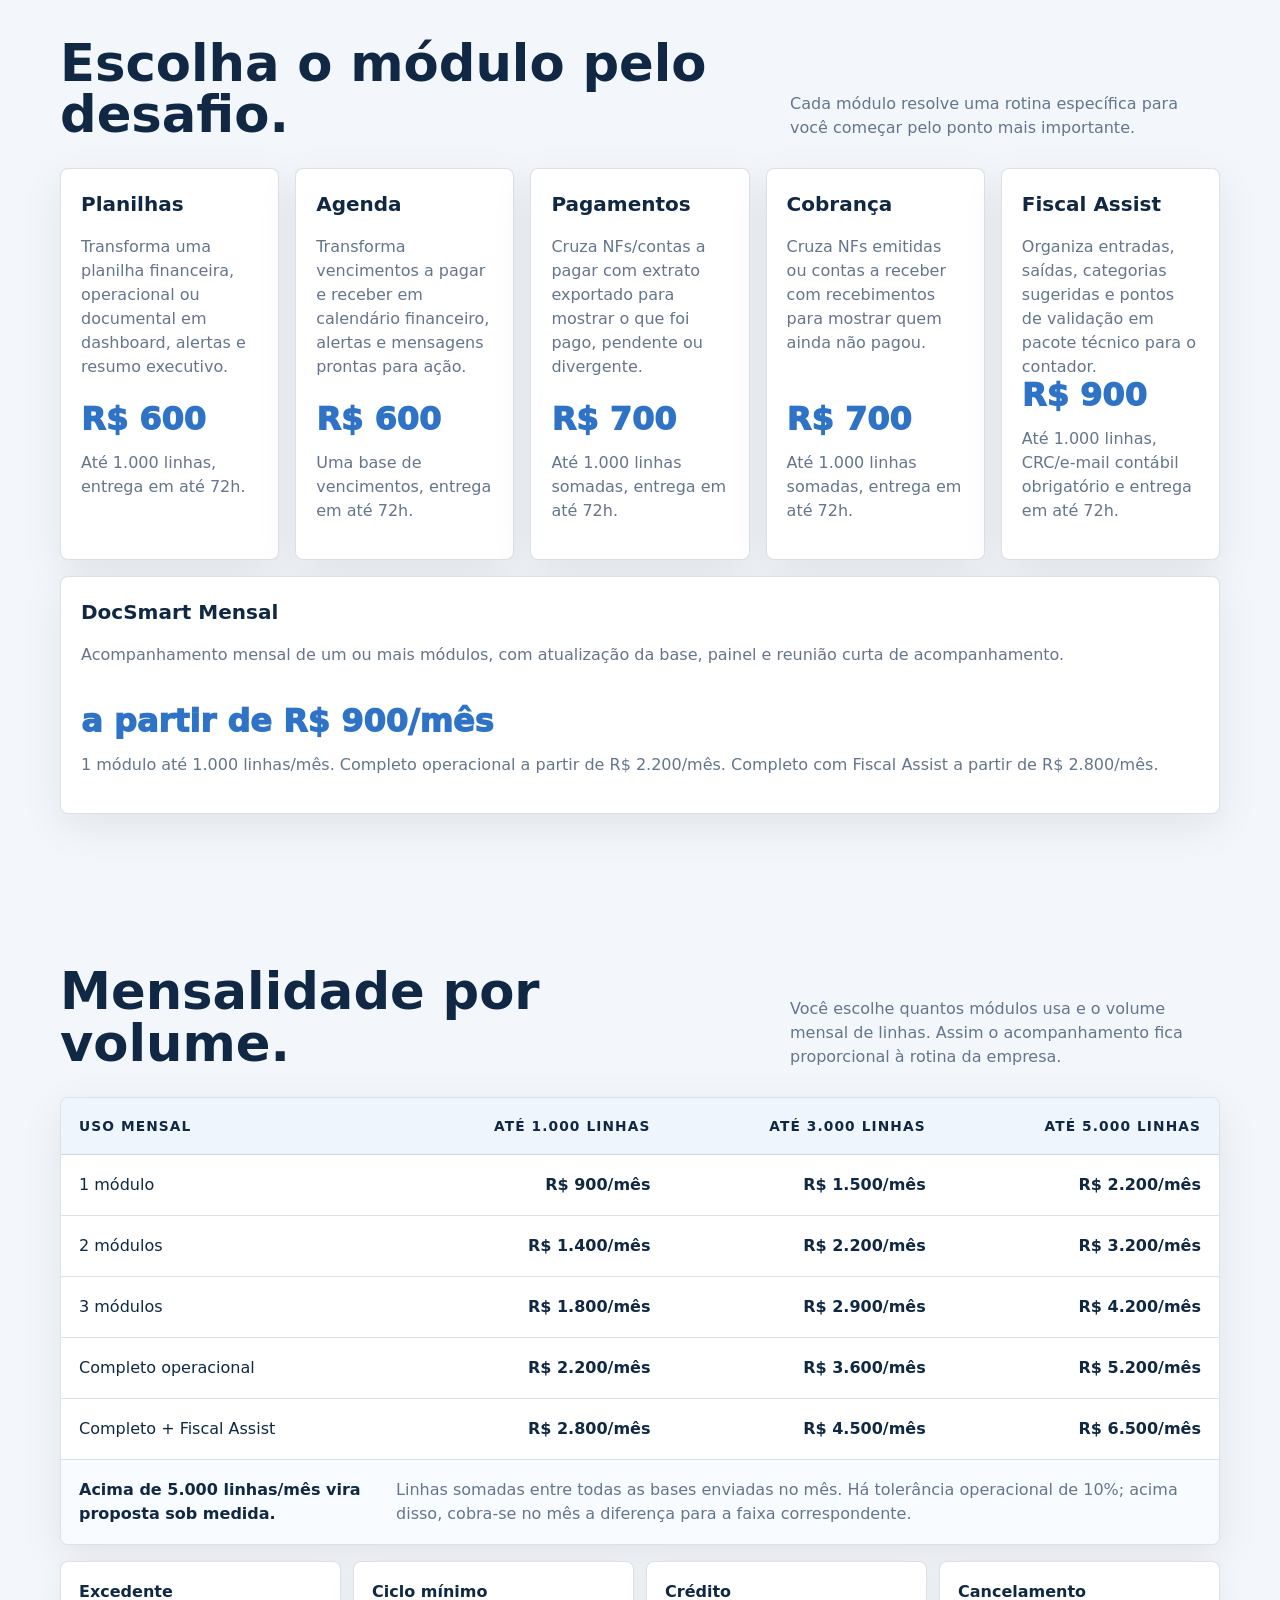
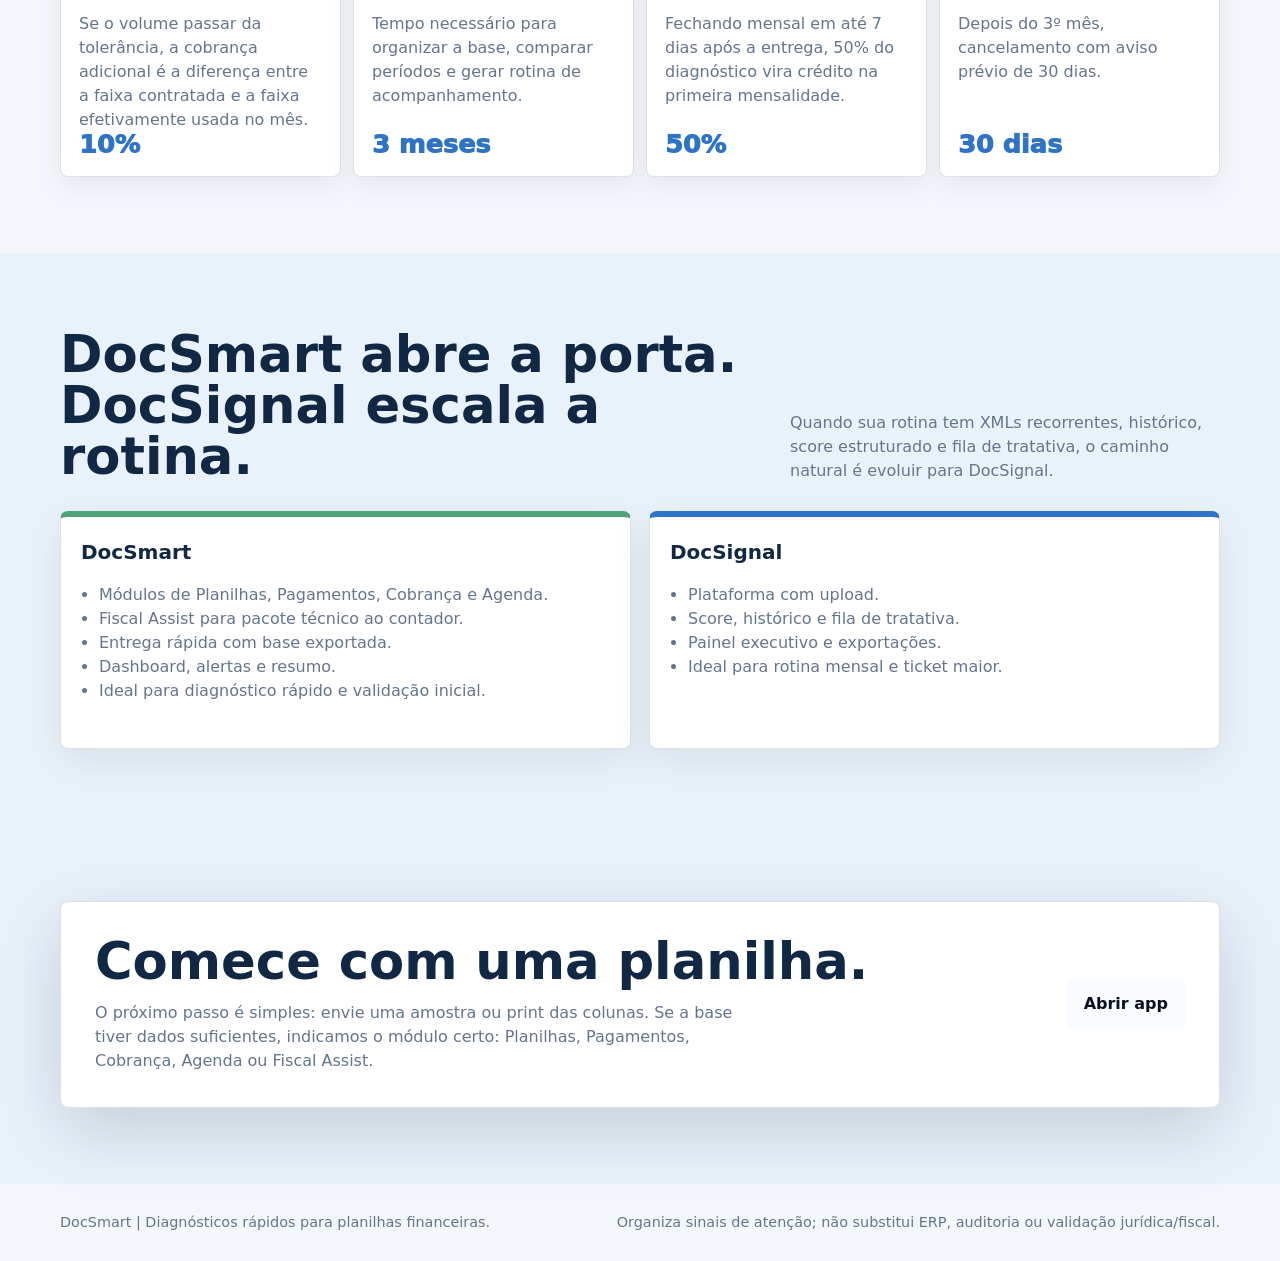
<file: docsignal/docsmart_landing.html>
<!doctype html>
<html lang="pt-BR">
<head>
  <meta charset="utf-8">
  <meta name="viewport" content="width=device-width, initial-scale=1">
  <title>DocSmart | Diagnósticos rápidos para planilhas financeiras</title>
  <meta name="description" content="DocSmart transforma planilhas e bases exportadas em diagnósticos rápidos para organizar, conferir pagamentos, cobrar clientes, preparar pacote contábil assistido e acompanhar mensalmente.">
  <style>
    :root {
      --ink: #07111f;
      --navy: #102844;
      --blue: #2f73c6;
      --cyan: #5cc8ff;
      --amber: #d89b37;
      --green: #4fa37b;
      --paper: #f8fbff;
      --muted: #64758c;
      --line: rgba(16, 40, 68, 0.14);
      --shadow: 0 22px 70px rgba(7, 17, 31, 0.16);
    }

    * { box-sizing: border-box; }
    html { scroll-behavior: smooth; }
    body {
      margin: 0;
      color: var(--ink);
      background: #f3f7fb;
      font-family: Inter, ui-sans-serif, system-ui, -apple-system, BlinkMacSystemFont, "Segoe UI", sans-serif;
      line-height: 1.5;
    }
    a { color: inherit; text-decoration: none; }

    .topbar {
      position: sticky;
      top: 0;
      z-index: 10;
      height: 72px;
      display: flex;
      align-items: center;
      background: rgba(7, 17, 31, 0.86);
      backdrop-filter: blur(18px);
      color: #f8fbff;
      border-bottom: 1px solid rgba(248, 251, 255, 0.12);
    }

    .nav {
      width: min(1160px, calc(100% - 40px));
      margin: 0 auto;
      display: flex;
      align-items: center;
      justify-content: space-between;
      gap: 20px;
    }

    .brand {
      display: inline-flex;
      align-items: center;
      gap: 12px;
      font-weight: 900;
    }
    .brand img {
      width: 38px;
      height: 38px;
      border-radius: 8px;
      background: #f8fbff;
      display: block;
    }
    .nav-links {
      display: flex;
      align-items: center;
      gap: 20px;
      color: rgba(248, 251, 255, 0.78);
      font-size: 0.92rem;
    }
    .nav-links a:hover { color: #fff; }

    .button {
      min-height: 44px;
      padding: 12px 16px;
      border-radius: 8px;
      border: 1px solid rgba(248, 251, 255, 0.24);
      background: #f8fbff;
      color: var(--ink);
      font-weight: 850;
      display: inline-flex;
      align-items: center;
      justify-content: center;
    }
    .button.secondary {
      background: rgba(248, 251, 255, 0.08);
      color: #f8fbff;
    }

    .hero {
      position: relative;
      min-height: 82vh;
      padding: 104px 0 72px;
      overflow: hidden;
      color: #f8fbff;
      background:
        linear-gradient(135deg, rgba(7, 17, 31, 0.98), rgba(16, 40, 68, 0.94)),
        radial-gradient(circle at 78% 22%, rgba(92, 200, 255, 0.24), transparent 34%),
        radial-gradient(circle at 80% 92%, rgba(216, 155, 55, 0.16), transparent 32%);
    }
    .hero::before {
      content: "";
      position: absolute;
      inset: 0;
      background-image:
        linear-gradient(rgba(92, 200, 255, 0.12) 1px, transparent 1px),
        linear-gradient(90deg, rgba(92, 200, 255, 0.12) 1px, transparent 1px);
      background-size: 88px 88px;
      opacity: 0.36;
    }
    .wrap {
      width: min(1160px, calc(100% - 40px));
      margin: 0 auto;
      position: relative;
      z-index: 1;
    }
    .hero-grid {
      display: grid;
      grid-template-columns: minmax(0, 1.05fr) minmax(360px, 0.95fr);
      gap: 44px;
      align-items: center;
    }
    .eyebrow {
      color: var(--cyan);
      text-transform: uppercase;
      letter-spacing: 0.08em;
      font-weight: 900;
      font-size: 0.8rem;
    }
    h1 {
      margin: 18px 0 0;
      max-width: 780px;
      font-size: clamp(3rem, 6vw, 6.4rem);
      line-height: 0.92;
      letter-spacing: 0;
    }
    .lead {
      margin: 28px 0 0;
      max-width: 700px;
      color: rgba(248, 251, 255, 0.82);
      font-size: clamp(1.08rem, 2vw, 1.32rem);
    }
    .actions {
      margin-top: 32px;
      display: flex;
      flex-wrap: wrap;
      gap: 12px;
    }
    .demo-panel {
      background: rgba(248, 251, 255, 0.08);
      border: 1px solid rgba(248, 251, 255, 0.16);
      box-shadow: var(--shadow);
      padding: 24px;
      border-radius: 8px;
    }
    .sheet-head {
      display: grid;
      grid-template-columns: 1.3fr 0.8fr 0.8fr;
      gap: 8px;
      margin-bottom: 8px;
    }
    .sheet-head span,
    .sheet-row span {
      min-height: 34px;
      border-radius: 6px;
      padding: 8px;
      background: rgba(248, 251, 255, 0.12);
      color: rgba(248, 251, 255, 0.82);
      font-size: 0.84rem;
    }
    .sheet-head span {
      background: rgba(92, 200, 255, 0.18);
      color: #f8fbff;
      font-weight: 850;
    }
    .sheet-row {
      display: grid;
      grid-template-columns: 1.3fr 0.8fr 0.8fr;
      gap: 8px;
      margin-bottom: 8px;
    }
    .score {
      display: grid;
      grid-template-columns: repeat(3, minmax(0, 1fr));
      gap: 10px;
      margin-top: 18px;
    }
    .score div {
      background: #f8fbff;
      color: var(--ink);
      padding: 14px;
      border-radius: 8px;
      min-height: 86px;
    }
    .score strong {
      display: block;
      font-size: 1.8rem;
      line-height: 1;
      color: var(--blue);
    }
    .score span {
      display: block;
      margin-top: 6px;
      color: var(--muted);
      font-size: 0.82rem;
      font-weight: 700;
    }

    section { padding: 76px 0; }
    .section-head {
      display: flex;
      justify-content: space-between;
      align-items: end;
      gap: 26px;
      margin-bottom: 28px;
    }
    .section-head h2 {
      margin: 0;
      max-width: 720px;
      color: var(--navy);
      font-size: clamp(2rem, 4vw, 3.6rem);
      line-height: 1;
    }
    .section-head p {
      margin: 0;
      max-width: 430px;
      color: var(--muted);
    }
    .cards {
      display: grid;
      grid-template-columns: repeat(auto-fit, minmax(230px, 1fr));
      gap: 16px;
    }
    .module-cards {
      grid-template-columns: repeat(5, minmax(0, 1fr));
      align-items: stretch;
    }
    .monthly-card {
      margin-top: 16px;
      grid-template-columns: 1fr;
    }
    .card {
      background: #fff;
      border: 1px solid var(--line);
      box-shadow: 0 12px 40px rgba(7, 17, 31, 0.08);
      border-radius: 8px;
      padding: 20px;
      min-height: 238px;
      display: flex;
      flex-direction: column;
    }
    .card h3 {
      margin: 0;
      color: var(--navy);
      font-size: 1.25rem;
    }
    .card p,
    .card li {
      color: var(--muted);
    }
    .module-cards .card > p:first-of-type {
      min-height: 132px;
      margin-bottom: 0;
    }
    .module-cards .card > p:last-of-type {
      min-height: 72px;
      margin-top: 16px;
    }
    .card ul {
      padding-left: 18px;
      margin: 16px 0 0;
    }
    .price {
      margin-top: auto;
      color: var(--blue);
      font-weight: 950;
      font-size: 2rem;
      line-height: 1;
    }
    .simulation-cards .card {
      min-height: 348px;
      padding: 22px;
      display: grid;
      grid-template-rows: auto minmax(112px, auto) 72px minmax(82px, auto);
      gap: 14px;
      text-align: center;
    }
    .simulation-cards .card h3 {
      min-height: 32px;
      display: flex;
      justify-content: center;
      align-items: flex-start;
    }
    .simulation-cards .card > p:first-of-type,
    .simulation-cards .card > p:last-of-type {
      min-height: 0;
      margin: 0;
      line-height: 1.38;
      text-align: center;
    }
    .simulation-cards .price {
      margin: 0;
      align-self: end;
      min-height: 72px;
      display: flex;
      flex-wrap: wrap;
      align-items: center;
      justify-content: center;
      gap: 0 6px;
      width: 100%;
      padding: 12px 10px;
      border-radius: 8px;
      background: #eef5ff;
      border: 1px solid rgba(47, 115, 198, 0.16);
      font-size: 1.38rem;
      line-height: 1.04;
      text-align: center;
      overflow-wrap: normal;
      word-break: normal;
      hyphens: manual;
      max-width: 100%;
    }
    .simulation-cards .price .keep {
      display: inline-block;
      white-space: nowrap;
    }
    .simulation-cards .price.compact {
      font-size: 1.28rem;
      letter-spacing: 0;
    }
    .simulation-cards .card > p:last-of-type {
      align-self: start;
    }
    .demo-actions {
      margin: 18px 0 16px;
      display: grid;
      grid-template-columns: repeat(6, minmax(0, 1fr));
      gap: 10px;
    }
    .demo-button {
      min-height: 48px;
      border: 1px solid var(--line);
      border-radius: 8px;
      background: #fff;
      color: var(--navy);
      font: inherit;
      font-weight: 900;
      cursor: pointer;
      box-shadow: 0 10px 26px rgba(7, 17, 31, 0.06);
    }
    .demo-button.active,
    .demo-button:hover {
      background: var(--navy);
      color: #fff;
      border-color: var(--navy);
    }
    .demo-result {
      margin-top: 18px;
      background: #fff;
      border: 1px solid var(--line);
      border-radius: 8px;
      box-shadow: 0 18px 56px rgba(7, 17, 31, 0.1);
      overflow: hidden;
    }
    .demo-result-head {
      padding: 24px;
      display: grid;
      grid-template-columns: 1.15fr 0.85fr;
      gap: 24px;
      align-items: end;
      background: linear-gradient(135deg, #102844, #19385d);
      color: #f8fbff;
    }
    .demo-result-head h3 {
      margin: 0;
      font-size: clamp(1.8rem, 3vw, 3rem);
      line-height: 1;
    }
    .demo-result-head p {
      margin: 12px 0 0;
      color: rgba(248, 251, 255, 0.78);
    }
    .demo-summary {
      padding: 16px;
      border: 1px solid rgba(248, 251, 255, 0.18);
      border-radius: 8px;
      background: rgba(248, 251, 255, 0.08);
      color: rgba(248, 251, 255, 0.86);
      font-weight: 750;
    }
    .demo-metrics {
      padding: 18px;
      display: grid;
      grid-template-columns: repeat(4, minmax(0, 1fr));
      gap: 12px;
      background: #f8fbff;
      border-bottom: 1px solid var(--line);
    }
    .demo-metric {
      min-height: 118px;
      padding: 16px;
      border-radius: 8px;
      background: #fff;
      border: 1px solid var(--line);
      display: flex;
      flex-direction: column;
      justify-content: space-between;
    }
    .demo-metric span {
      color: var(--muted);
      font-weight: 800;
      font-size: 0.86rem;
    }
    .demo-metric strong {
      color: var(--blue);
      font-size: 2rem;
      line-height: 1;
    }
    .demo-workspace {
      padding: 18px;
      display: grid;
      grid-template-columns: minmax(0, 1.08fr) minmax(300px, 0.92fr);
      gap: 16px;
    }
    .demo-block {
      border: 1px solid var(--line);
      border-radius: 8px;
      overflow: hidden;
      background: #fff;
    }
    .demo-block h4 {
      margin: 0;
      padding: 14px 16px;
      color: var(--navy);
      background: #eef5fc;
      border-bottom: 1px solid var(--line);
    }
    .demo-table {
      width: 100%;
      border-collapse: collapse;
    }
    .demo-table th,
    .demo-table td {
      padding: 12px 14px;
      border-bottom: 1px solid var(--line);
      text-align: left;
      color: var(--navy);
      vertical-align: top;
    }
    .demo-table th {
      color: var(--muted);
      font-size: 0.78rem;
      text-transform: uppercase;
      letter-spacing: 0.06em;
    }
    .demo-table tr:last-child td {
      border-bottom: 0;
    }
    .demo-tag {
      display: inline-flex;
      padding: 5px 8px;
      border-radius: 999px;
      background: #fff4df;
      color: #8c5a04;
      font-weight: 900;
      font-size: 0.78rem;
    }
    .demo-tag.good {
      background: #e7f7ef;
      color: #236344;
    }
    .demo-tag.bad {
      background: #ffe8e8;
      color: #963535;
    }
    .demo-list {
      margin: 0;
      padding: 14px 18px 16px 34px;
      color: var(--muted);
    }
    .demo-list li {
      margin: 8px 0;
    }
    .demo-calendar {
      padding: 14px;
      display: grid;
      grid-template-columns: repeat(7, minmax(0, 1fr));
      gap: 8px;
      background: #f8fbff;
    }
    .demo-day {
      min-height: 86px;
      padding: 8px;
      border-radius: 8px;
      border: 1px solid var(--line);
      background: #fff;
      color: var(--navy);
      font-weight: 900;
    }
    .demo-event {
      display: block;
      margin-top: 6px;
      padding: 5px 6px;
      border-radius: 6px;
      color: #fff;
      font-size: 0.72rem;
      line-height: 1.15;
      font-weight: 850;
    }
    .demo-event.receive { background: var(--green); }
    .demo-event.pay { background: #c95454; }
    .pricing-panel {
      overflow: hidden;
      background: #fff;
      border: 1px solid var(--line);
      border-radius: 8px;
      box-shadow: 0 12px 40px rgba(7, 17, 31, 0.08);
    }
    .pricing-table {
      width: 100%;
      border-collapse: collapse;
    }
    .pricing-table th,
    .pricing-table td {
      padding: 18px;
      border-bottom: 1px solid var(--line);
      text-align: left;
      color: var(--navy);
      vertical-align: top;
    }
    .pricing-table th {
      background: #eef5fc;
      font-size: 0.86rem;
      text-transform: uppercase;
      letter-spacing: 0.08em;
    }
    .pricing-table td:not(:first-child),
    .pricing-table th:not(:first-child) {
      text-align: right;
      white-space: nowrap;
      font-weight: 900;
    }
    .pricing-table tr:last-child td {
      border-bottom: 0;
    }
    .pricing-note {
      display: flex;
      justify-content: space-between;
      gap: 18px;
      padding: 18px;
      color: var(--muted);
      background: #f8fbff;
      border-top: 1px solid var(--line);
    }
    .pricing-note strong {
      color: var(--navy);
    }
    .policy-grid {
      display: grid;
      grid-template-columns: repeat(4, minmax(0, 1fr));
      gap: 12px;
      margin-top: 16px;
    }
    .policy {
      min-height: 178px;
      padding: 18px;
      background: #fff;
      border: 1px solid var(--line);
      border-radius: 8px;
      box-shadow: 0 10px 28px rgba(7, 17, 31, 0.06);
      display: flex;
      flex-direction: column;
    }
    .policy strong {
      display: block;
      color: var(--navy);
      font-size: 1rem;
      margin-bottom: 8px;
    }
    .policy em {
      display: block;
      margin-top: auto;
      color: var(--blue);
      font-style: normal;
      font-weight: 950;
      font-size: 1.6rem;
      line-height: 1;
    }
    .policy span {
      color: var(--muted);
    }
    .selector-grid {
      display: grid;
      grid-template-columns: repeat(auto-fit, minmax(210px, 1fr));
      gap: 12px;
    }
    .module-selector-grid {
      grid-template-columns: repeat(5, minmax(0, 1fr));
    }
    .selector.monthly-selector {
      grid-column: 1 / -1;
      min-height: 140px;
    }
    .selector {
      display: block;
      background: #fff;
      border: 1px solid var(--line);
      border-radius: 8px;
      padding: 20px;
      min-height: 210px;
      box-shadow: 0 12px 36px rgba(7, 17, 31, 0.07);
    }
    .selector strong {
      display: block;
      color: var(--navy);
      font-size: 1.1rem;
      margin-bottom: 10px;
    }
    .selector span {
      display: inline-flex;
      margin-top: 16px;
      color: var(--blue);
      font-weight: 900;
    }
    .selector p {
      margin: 0;
      color: var(--muted);
    }
    .band {
      background: var(--ink);
      color: #f8fbff;
    }
    .band .section-head h2 { color: #f8fbff; }
    .band .section-head p { color: rgba(248, 251, 255, 0.72); }
    .steps {
      display: grid;
      grid-template-columns: repeat(5, minmax(0, 1fr));
      gap: 10px;
    }
    .step {
      border: 1px solid rgba(248, 251, 255, 0.14);
      background: rgba(248, 251, 255, 0.08);
      border-radius: 8px;
      padding: 18px;
      min-height: 150px;
    }
    .step strong {
      display: block;
      color: var(--cyan);
      font-size: 1.7rem;
      margin-bottom: 12px;
    }
    .step span {
      color: rgba(248, 251, 255, 0.82);
    }
    .compare {
      display: grid;
      grid-template-columns: repeat(2, minmax(0, 1fr));
      gap: 18px;
    }
    .compare .card:first-child {
      border-top: 6px solid var(--green);
    }
    .compare .card:last-child {
      border-top: 6px solid var(--blue);
    }
    .cta {
      background: #e9f2fb;
    }
    .cta-box {
      display: flex;
      align-items: center;
      justify-content: space-between;
      gap: 28px;
      background: #fff;
      border: 1px solid var(--line);
      border-radius: 8px;
      padding: 34px;
      box-shadow: var(--shadow);
    }
    .cta-box h2 {
      margin: 0;
      color: var(--navy);
      font-size: clamp(2rem, 4vw, 3.6rem);
      line-height: 1;
    }
    .cta-box p {
      margin: 14px 0 0;
      color: var(--muted);
      max-width: 650px;
    }
    footer {
      padding: 28px 0;
      color: var(--muted);
      font-size: 0.9rem;
    }
    footer .wrap {
      display: flex;
      justify-content: space-between;
      gap: 20px;
    }

    @media (max-width: 900px) {
      .nav-links { display: none; }
      .hero-grid,
      .cards,
      .module-cards,
      .selector-grid,
      .module-selector-grid,
      .demo-actions,
      .demo-result-head,
      .demo-metrics,
      .demo-workspace,
      .steps,
      .policy-grid,
      .compare,
      .cta-box {
        grid-template-columns: 1fr;
      }
      .hero-grid { display: block; }
      .demo-panel { margin-top: 34px; }
      .section-head {
        display: block;
      }
      .section-head p { margin-top: 14px; }
      .steps { display: grid; }
      .pricing-panel { overflow-x: auto; }
      .pricing-note { display: block; }
      .pricing-note span {
        display: block;
        margin-top: 8px;
      }
      .cta-box { display: grid; }
      h1 { font-size: 3.2rem; }
      footer .wrap { display: block; }
    }
  </style>
</head>
<body>
  <header class="topbar">
    <nav class="nav">
      <a class="brand" href="#top">
        <img src="assets/docsignal-mark.svg" alt="DocSmart">
        <span>DocSmart</span>
      </a>
      <div class="nav-links">
        <a href="#entrega">Entrega</a>
        <a href="#simulacao">Simulação</a>
        <a href="#pacotes">Módulos</a>
        <a href="#mensalidade">Mensalidade</a>
        <a href="#docsignal">DocSignal</a>
        <a class="button" href="https://docsmart-suite.streamlit.app" target="_blank" rel="noopener">Abrir app</a>
      </div>
    </nav>
  </header>

  <main id="top">
    <section class="hero">
      <div class="wrap hero-grid">
        <div>
          <div class="eyebrow">DOC Suite · Controle de Operações Documentais</div>
          <h1>Organize, confira e cobre usando suas planilhas.</h1>
          <p class="lead">
            O DocSmart é uma família de diagnósticos rápidos para transformar planilhas e bases exportadas em painel,
            alertas e próximos passos, sem implantação e sem trocar o ERP.
          </p>
          <div class="actions">
            <a class="button" href="https://docsmart-suite.streamlit.app" target="_blank" rel="noopener">Abrir app</a>
            <a class="button secondary" href="#mensalidade">Ver mensalidade</a>
          </div>
        </div>

        <aside class="demo-panel" aria-label="Prévia de painel DocSmart">
          <div class="sheet-head">
            <span>Fornecedor</span>
            <span>Valor</span>
            <span>Alerta</span>
          </div>
          <div class="sheet-row">
            <span>Fornecedor Alpha</span>
            <span>R$ 1.250</span>
            <span>Duplicidade</span>
          </div>
          <div class="sheet-row">
            <span>Fornecedor Gama</span>
            <span>R$ 6.100</span>
            <span>Fora do padrão</span>
          </div>
          <div class="sheet-row">
            <span>Fornecedor Beta</span>
            <span>R$ 810</span>
            <span>Mensal</span>
          </div>
          <div class="score">
            <div><strong>72h</strong><span>prazo de entrega</span></div>
            <div><strong>1k</strong><span>linhas no módulo Planilhas</span></div>
            <div><strong>R$600</strong><span>entrada inicial</span></div>
          </div>
        </aside>
      </div>
    </section>

    <section id="entrega">
      <div class="wrap">
        <div class="section-head">
          <h2>O que você envia e recebe.</h2>
          <p>Uma oferta simples para quem tem planilha, mas não tem tempo para garimpar alerta manualmente.</p>
        </div>
        <div class="cards">
          <article class="card">
            <h3>Entrada</h3>
            <ul>
              <li>1 planilha Excel, CSV ou Google Sheets exportado.</li>
              <li>Contexto da base e objetivo principal.</li>
              <li>Colunas como data, valor, fornecedor, cliente, descrição ou status.</li>
            </ul>
          </article>
          <article class="card">
            <h3>Análise</h3>
            <ul>
              <li>Duplicidades e repetições.</li>
              <li>Maiores fornecedores, clientes e valores.</li>
              <li>Valores fora do padrão.</li>
              <li>Visão por mês, status ou categoria.</li>
            </ul>
          </article>
          <article class="card">
            <h3>Entrega</h3>
            <ul>
              <li>Dashboard resumido.</li>
              <li>Aba de alertas.</li>
              <li>Resumo executivo dos achados.</li>
              <li>Reunião de devolutiva de até 30 minutos.</li>
            </ul>
          </article>
        </div>
      </div>
    </section>

    <section id="modulo-certo">
      <div class="wrap">
        <div class="section-head">
          <h2>Qual módulo combina com o desafio operacional?</h2>
          <p>Escolha o diagnóstico conforme a rotina que mais precisa de clareza agora.</p>
        </div>
        <div class="selector-grid module-selector-grid">
          <a class="selector" href="#pacotes">
            <strong>Minha planilha está manual e bagunçada.</strong>
            <p>Preciso de painel, alertas, ranking e resumo executivo.</p>
            <span>Planilhas</span>
          </a>
          <a class="selector" href="#pacotes">
            <strong>Perco datas de vencimento no mês.</strong>
            <p>Quero calendário financeiro, alertas e mensagens prontas.</p>
            <span>Agenda</span>
          </a>
          <a class="selector" href="#pacotes">
            <strong>Não sei se essa NF já foi paga.</strong>
            <p>Quero cruzar NFs/contas a pagar com extrato exportado.</p>
            <span>Pagamentos</span>
          </a>
          <a class="selector" href="#pacotes">
            <strong>Não sei quem ainda não pagou.</strong>
            <p>Quero cruzar contas a receber com recebimentos.</p>
            <span>Cobrança</span>
          </a>
          <a class="selector" href="#pacotes">
            <strong>Meu contador recebe tudo espalhado.</strong>
            <p>Quero entradas e saídas organizadas para validação contábil.</p>
            <span>Fiscal Assist</span>
          </a>
          <a class="selector monthly-selector" href="#mensalidade">
            <strong>Preciso acompanhar todo mês.</strong>
            <p>Quero atualizar a base e acompanhar evolução dos alertas.</p>
            <span>Mensal</span>
          </a>
        </div>
      </div>
    </section>

    <section id="simulacao">
      <div class="wrap">
        <div class="section-head">
          <h2>Simule antes de enviar a base real.</h2>
          <p>Use esta página para entender o que cada leitura entrega. O app fica reservado para upload operacional de CSV/XLSX.</p>
        </div>
        <div class="cards module-cards simulation-cards">
          <article class="card">
            <h3>Painel</h3>
            <p>Organiza a base em indicadores, alertas, concentração por fornecedor ou cliente e plano de ação.</p>
            <div class="price compact"><span class="keep">Visão</span> <span class="keep">executiva</span></div>
            <p>Bom quando a empresa sabe que há desordem, mas ainda não sabe onde atacar.</p>
          </article>
          <article class="card">
            <h3>Pagamentos</h3>
            <p>Cruza contas a pagar com baixas exportadas para apontar itens pagos, pendentes e divergentes.</p>
            <div class="price compact"><span class="keep">Cruzamento</span></div>
            <p>Ajuda a reduzir pagamento duplicado, atraso operacional e baixa incorreta.</p>
          </article>
          <article class="card">
            <h3>Cobrança</h3>
            <p>Compara contas a receber com recebimentos e cria uma fila de contato por cliente.</p>
            <div class="price"><span class="keep">Recebíveis</span></div>
            <p>Inclui rascunho respeitoso para cobrança em atraso ou prevenção de vencimento.</p>
          </article>
          <article class="card">
            <h3>Agenda</h3>
            <p>Distribui pagar e receber no calendário, com cores por tipo e prioridade por vencimento.</p>
            <div class="price"><span class="keep">Calendário</span></div>
            <p>Ajuda a enxergar concentração de caixa, atrasos e compromissos próximos.</p>
          </article>
          <article class="card">
            <h3>Fiscal Assist</h3>
            <p>Organiza entradas, saídas, categorias sugeridas e pontos de validação para envio contábil.</p>
            <div class="price compact"><span class="keep">Pacote</span> <span class="keep">técnico</span></div>
            <p>Não calcula imposto. Estrutura a base para validação profissional do contador.</p>
          </article>
        </div>
        <div class="demo-actions" aria-label="Escolha uma simulação de diagnóstico">
          <button class="demo-button active" type="button" data-demo="completo">Completo</button>
          <button class="demo-button" type="button" data-demo="painel">Painel</button>
          <button class="demo-button" type="button" data-demo="pagamentos">Pagamentos</button>
          <button class="demo-button" type="button" data-demo="cobranca">Cobrança</button>
          <button class="demo-button" type="button" data-demo="agenda">Agenda</button>
          <button class="demo-button" type="button" data-demo="fiscal">Fiscal Assist</button>
        </div>
        <div class="demo-result" id="demo-result" aria-live="polite"></div>
      </div>
    </section>

    <section class="band">
      <div class="wrap">
        <div class="section-head">
          <h2>Fluxo simples, rápido e objetivo.</h2>
          <p>O DocSmart começa pequeno: escolha o módulo conforme o desafio operacional, envie as bases e receba um diagnóstico objetivo.</p>
        </div>
        <div class="steps">
          <div class="step"><strong>1</strong><span>Cliente envia amostra ou print das colunas.</span></div>
          <div class="step"><strong>2</strong><span>Confirmamos se a base permite análise.</span></div>
          <div class="step"><strong>3</strong><span>Definimos o módulo: Planilhas, Pagamentos, Cobrança, Agenda, Fiscal Assist ou Mensal.</span></div>
          <div class="step"><strong>4</strong><span>Pagamento e recebimento da planilha final.</span></div>
          <div class="step"><strong>5</strong><span>Entrega com dashboard, alertas e devolutiva.</span></div>
        </div>
      </div>
    </section>

    <section id="pacotes">
      <div class="wrap">
        <div class="section-head">
          <h2>Escolha o módulo pelo desafio.</h2>
          <p>Cada módulo resolve uma rotina específica para você começar pelo ponto mais importante.</p>
        </div>
        <div class="cards module-cards">
          <article class="card">
            <h3>Planilhas</h3>
            <p>Transforma uma planilha financeira, operacional ou documental em dashboard, alertas e resumo executivo.</p>
            <div class="price">R$ 600</div>
            <p>Até 1.000 linhas, entrega em até 72h.</p>
          </article>
          <article class="card">
            <h3>Agenda</h3>
            <p>Transforma vencimentos a pagar e receber em calendário financeiro, alertas e mensagens prontas para ação.</p>
            <div class="price">R$ 600</div>
            <p>Uma base de vencimentos, entrega em até 72h.</p>
          </article>
          <article class="card">
            <h3>Pagamentos</h3>
            <p>Cruza NFs/contas a pagar com extrato exportado para mostrar o que foi pago, pendente ou divergente.</p>
            <div class="price">R$ 700</div>
            <p>Até 1.000 linhas somadas, entrega em até 72h.</p>
          </article>
          <article class="card">
            <h3>Cobrança</h3>
            <p>Cruza NFs emitidas ou contas a receber com recebimentos para mostrar quem ainda não pagou.</p>
            <div class="price">R$ 700</div>
            <p>Até 1.000 linhas somadas, entrega em até 72h.</p>
          </article>
          <article class="card">
            <h3>Fiscal Assist</h3>
            <p>Organiza entradas, saídas, categorias sugeridas e pontos de validação em pacote técnico para o contador.</p>
            <div class="price">R$ 900</div>
            <p>Até 1.000 linhas, CRC/e-mail contábil obrigatório e entrega em até 72h.</p>
          </article>
        </div>
        <div class="cards monthly-card">
          <article class="card">
            <h3>DocSmart Mensal</h3>
            <p>Acompanhamento mensal de um ou mais módulos, com atualização da base, painel e reunião curta de acompanhamento.</p>
            <div class="price">a partir de R$ 900/mês</div>
            <p>1 módulo até 1.000 linhas/mês. Completo operacional a partir de R$ 2.200/mês. Completo com Fiscal Assist a partir de R$ 2.800/mês.</p>
          </article>
        </div>
      </div>
    </section>

    <section id="mensalidade">
      <div class="wrap">
        <div class="section-head">
          <h2>Mensalidade por volume.</h2>
          <p>Você escolhe quantos módulos usa e o volume mensal de linhas. Assim o acompanhamento fica proporcional à rotina da empresa.</p>
        </div>
        <div class="pricing-panel">
          <table class="pricing-table" aria-label="Tabela de mensalidade por módulos e volume">
            <thead>
              <tr>
                <th>Uso mensal</th>
                <th>Até 1.000 linhas</th>
                <th>Até 3.000 linhas</th>
                <th>Até 5.000 linhas</th>
              </tr>
            </thead>
            <tbody>
              <tr>
                <td>1 módulo</td>
                <td>R$ 900/mês</td>
                <td>R$ 1.500/mês</td>
                <td>R$ 2.200/mês</td>
              </tr>
              <tr>
                <td>2 módulos</td>
                <td>R$ 1.400/mês</td>
                <td>R$ 2.200/mês</td>
                <td>R$ 3.200/mês</td>
              </tr>
              <tr>
                <td>3 módulos</td>
                <td>R$ 1.800/mês</td>
                <td>R$ 2.900/mês</td>
                <td>R$ 4.200/mês</td>
              </tr>
              <tr>
                <td>Completo operacional</td>
                <td>R$ 2.200/mês</td>
                <td>R$ 3.600/mês</td>
                <td>R$ 5.200/mês</td>
              </tr>
              <tr>
                <td>Completo + Fiscal Assist</td>
                <td>R$ 2.800/mês</td>
                <td>R$ 4.500/mês</td>
                <td>R$ 6.500/mês</td>
              </tr>
            </tbody>
          </table>
          <div class="pricing-note">
            <strong>Acima de 5.000 linhas/mês vira proposta sob medida.</strong>
            <span>Linhas somadas entre todas as bases enviadas no mês. Há tolerância operacional de 10%; acima disso, cobra-se no mês a diferença para a faixa correspondente.</span>
          </div>
        </div>
        <div class="policy-grid">
          <div class="policy">
            <strong>Excedente</strong>
            <span>Se o volume passar da tolerância, a cobrança adicional é a diferença entre a faixa contratada e a faixa efetivamente usada no mês.</span>
            <em>10%</em>
          </div>
          <div class="policy">
            <strong>Ciclo mínimo</strong>
            <span>Tempo necessário para organizar a base, comparar períodos e gerar rotina de acompanhamento.</span>
            <em>3 meses</em>
          </div>
          <div class="policy">
            <strong>Crédito</strong>
            <span>Fechando mensal em até 7 dias após a entrega, 50% do diagnóstico vira crédito na primeira mensalidade.</span>
            <em>50%</em>
          </div>
          <div class="policy">
            <strong>Cancelamento</strong>
            <span>Depois do 3º mês, cancelamento com aviso prévio de 30 dias.</span>
            <em>30 dias</em>
          </div>
        </div>
      </div>
    </section>

    <section id="docsignal" class="cta">
      <div class="wrap">
        <div class="section-head">
          <h2>DocSmart abre a porta. DocSignal escala a rotina.</h2>
          <p>Quando sua rotina tem XMLs recorrentes, histórico, score estruturado e fila de tratativa, o caminho natural é evoluir para DocSignal.</p>
        </div>
        <div class="compare">
          <article class="card">
            <h3>DocSmart</h3>
            <ul>
              <li>Módulos de Planilhas, Pagamentos, Cobrança e Agenda.</li>
              <li>Fiscal Assist para pacote técnico ao contador.</li>
              <li>Entrega rápida com base exportada.</li>
              <li>Dashboard, alertas e resumo.</li>
              <li>Ideal para diagnóstico rápido e validação inicial.</li>
            </ul>
          </article>
          <article class="card">
            <h3>DocSignal</h3>
            <ul>
              <li>Plataforma com upload.</li>
              <li>Score, histórico e fila de tratativa.</li>
              <li>Painel executivo e exportações.</li>
              <li>Ideal para rotina mensal e ticket maior.</li>
            </ul>
          </article>
        </div>
      </div>
    </section>

    <section id="começar" class="cta">
      <div class="wrap">
        <div class="cta-box">
          <div>
            <h2>Comece com uma planilha.</h2>
          <p>O próximo passo é simples: envie uma amostra ou print das colunas. Se a base tiver dados suficientes, indicamos o módulo certo: Planilhas, Pagamentos, Cobrança, Agenda ou Fiscal Assist.</p>
          </div>
          <a class="button" href="https://docsmart-suite.streamlit.app" target="_blank" rel="noopener">Abrir app</a>
        </div>
      </div>
    </section>
  </main>

  <footer>
    <div class="wrap">
      <span>DocSmart | Diagnósticos rápidos para planilhas financeiras.</span>
      <span>Organiza sinais de atenção; não substitui ERP, auditoria ou validação jurídica/fiscal.</span>
    </div>
  </footer>
  <script>
    const demoData = {
      completo: {
        title: "Diagnóstico completo em uma leitura",
        copy: "Simula a empresa enviando uma base bagunçada e recebendo visão executiva, pagamentos, cobrança, agenda e pacote técnico para contador.",
        summary: "Resumo para decisão: 42 linhas analisadas, R$ 128.450 em movimento, 11 alertas operacionais e 5 ações recomendadas para os próximos 7 dias.",
        metrics: [
          ["Volume lido", "42 linhas", "base consolidada"],
          ["Valor em atenção", "R$ 38,9k", "pendente, duplicado ou divergente"],
          ["Prioridade", "11 alertas", "alto impacto operacional"],
          ["Entrega", "5 módulos", "painel, agenda, cruzamentos e fiscal"]
        ],
        rows: [
          ["Delta Logística", "R$ 12.600", "Fora do padrão", "bad"],
          ["Norte Logística", "R$ 6.100", "Duplicidade provável", "bad"],
          ["Cliente Essencial", "R$ 8.100", "Recebível próximo", "warn"],
          ["Beta Peças", "R$ 650", "Diferença no pagamento", "warn"]
        ],
        actions: [
          "Conferir duplicidade da NF-9013 antes de nova baixa.",
          "Validar cobrança preventiva de Cliente Essencial e Cliente Júpiter.",
          "Separar Delta Logística para revisão de contrato ou frete extraordinário.",
          "Encaminhar pacote fiscal ao contador com pontos sem categoria e CNPJ faltante."
        ],
        calendar: true
      },
      painel: {
        title: "Painel de planilhas",
        copy: "Transforma uma planilha financeira em leitura executiva com concentração, sazonalidade, duplicidade e fornecedor fora do padrão.",
        summary: "Resumo para decisão: 21 documentos, R$ 70.330 analisados, concentração em logística e um pico relevante na semana 4 de abril.",
        metrics: [
          ["Documentos", "21", "linhas tratadas"],
          ["Duplicidades", "1", "NF repetida"],
          ["Maior pico", "R$ 12,6k", "semana 4 de abril"],
          ["Concentração", "41%", "top 2 fornecedores"]
        ],
        rows: [
          ["Delta Logística", "R$ 12.600", "Pico sazonal", "warn"],
          ["Beta Serviços", "R$ 4.100", "Documento duplicado", "bad"],
          ["Fornecedor Atlas", "R$ 1.460", "Alta vs média", "warn"],
          ["Norte Tecnologia", "R$ 980", "Recorrente esperado", "good"]
        ],
        actions: [
          "Revisar frete extra antes de aprovar pagamento.",
          "Criar rotina de conferência para NF duplicada.",
          "Monitorar fornecedores com aumento acima da média do período."
        ]
      },
      pagamentos: {
        title: "Cruzamento de pagamentos",
        copy: "Compara contas a pagar com baixa, extrato ou relatório financeiro para apontar pago, pendente, divergente e duplicado.",
        summary: "Resumo para decisão: R$ 40.230 em contas, R$ 26.760 localizados em baixas e 4 itens exigindo conferência antes de pagamento.",
        metrics: [
          ["Contas", "15", "a pagar"],
          ["Pagas", "9", "localizadas na baixa"],
          ["Pendentes", "4", "sem baixa encontrada"],
          ["Divergências", "2", "valor ou documento diferente"]
        ],
        rows: [
          ["NF-9013 Norte Logística", "R$ 6.100", "Duplicidade provável", "bad"],
          ["NF-9007 Beta Peças", "R$ 220", "Diferença de baixa", "warn"],
          ["NF-9005 Omega", "R$ 2.440", "Sem pagamento localizado", "bad"],
          ["NF-9001 Alpha", "R$ 1.250", "Pago", "good"]
        ],
        actions: [
          "Bloquear pagamento de itens duplicados até validação.",
          "Conferir baixa parcial ou desconto em Beta Peças.",
          "Priorizar pendências por vencimento e valor."
        ]
      },
      cobranca: {
        title: "Cobrança e recebíveis",
        copy: "Cruza contas a receber com recebimentos para montar fila de contato, cobrança respeitosa e prevenção de atraso.",
        summary: "Resumo para decisão: R$ 34.720 em recebíveis, R$ 17.240 já recebidos e R$ 17.480 em atraso ou próximo do vencimento.",
        metrics: [
          ["Recebíveis", "15", "documentos"],
          ["Recebidos", "8", "localizados"],
          ["Em atraso", "4", "contato prioritário"],
          ["Próximos", "3", "prevenção de vencimento"]
        ],
        rows: [
          ["Cliente Essencial", "R$ 8.100", "Próximo vencimento", "warn"],
          ["Cliente Forte", "R$ 6.400", "Sem recebimento", "bad"],
          ["Cliente Beta", "R$ 720", "Pagamento parcial", "warn"],
          ["Cliente Atlas", "R$ 2.100", "Recebido", "good"]
        ],
        actions: [
          "Gerar rascunho de e-mail para clientes em atraso.",
          "Separar cobrança preventiva para vencimentos próximos.",
          "Atualizar status após retorno do cliente para retirar da fila."
        ]
      },
      agenda: {
        title: "Agenda financeira do mês",
        copy: "Distribui pagamentos e recebimentos em calendário, separando entradas e saídas por cor para enxergar concentração de caixa.",
        summary: "Resumo para decisão: maio concentra R$ 49.790 a receber e R$ 29.180 a pagar, com maior pressão nos dias 22, 25, 27 e 31.",
        metrics: [
          ["A receber", "R$ 49,8k", "13 eventos"],
          ["A pagar", "R$ 29,2k", "11 eventos"],
          ["Dias críticos", "4", "concentração de caixa"],
          ["Rascunhos", "6", "cobrança ou prevenção"]
        ],
        rows: [
          ["22/05", "R$ 8.660", "Receber e pagar no mesmo dia", "warn"],
          ["25/05", "R$ 7.950", "Pressão de caixa", "warn"],
          ["27/05", "R$ 10.400", "Alto volume", "bad"],
          ["31/05", "R$ 6.720", "Fechamento mensal", "warn"]
        ],
        actions: [
          "Antecipar contato com clientes de maior valor.",
          "Organizar pagamentos críticos para evitar saída concentrada.",
          "Usar rascunhos de cobrança para inadimplentes e próximos vencimentos."
        ],
        calendar: true
      },
      fiscal: {
        title: "Fiscal Assist para envio contábil",
        copy: "Organiza entradas, saídas, categorias sugeridas e pontos de validação para o contador, sem calcular imposto ou substituir o CRC.",
        summary: "Resumo para decisão: 16 documentos classificados, 4 pontos de validação e pacote final condicionado ao contador informado.",
        metrics: [
          ["Entradas", "9", "documentos de despesa"],
          ["Saídas", "6", "documentos de receita"],
          ["Revisar", "4", "categoria, CNPJ ou valor"],
          ["Entrega", "CRC", "validação contábil obrigatória"]
        ],
        rows: [
          ["NF-3309", "R$ 1.110", "CNPJ ausente", "bad"],
          ["NF-3310", "R$ 0", "Valor não informado", "bad"],
          ["NF-8806", "R$ 6.400", "Categoria vazia", "warn"],
          ["NF-3301", "R$ 1.250", "Classificado", "good"]
        ],
        actions: [
          "Separar itens sem CNPJ ou valor antes de envio contábil.",
          "Confirmar contador, CRC, e-mail e competência do pacote.",
          "Registrar que o relatório é técnico e exige validação profissional."
        ]
      }
    };

    const calendarEvents = [
      [2, "Receber Atlas", "receive"],
      [3, "Pagar Alpha", "pay"],
      [8, "Receber Cromo", "receive"],
      [9, "Pagar Beta", "pay"],
      [14, "Receber Essencial", "receive"],
      [15, "Pagar Omega", "pay"],
      [22, "Receber Horizonte", "receive"],
      [22, "Folha", "pay"],
      [25, "Receber Ímpar", "receive"],
      [25, "Aluguel", "pay"],
      [27, "Receber Júpiter", "receive"],
      [29, "Guias", "pay"],
      [31, "Receber Matrix", "receive"],
      [31, "Cartão", "pay"]
    ];

    function renderCalendar() {
      return `<div class="demo-block"><h4>Calendário de maio</h4><div class="demo-calendar">${
        Array.from({ length: 31 }, (_, index) => {
          const day = index + 1;
          const events = calendarEvents
            .filter((event) => event[0] === day)
            .map((event) => `<span class="demo-event ${event[2]}">${event[1]}</span>`)
            .join("");
          return `<div class="demo-day">${day}${events}</div>`;
        }).join("")
      }</div></div>`;
    }

    function renderDemo(key) {
      const demo = demoData[key];
      const result = document.querySelector("#demo-result");
      if (!result || !demo) return;
      const metrics = demo.metrics.map((metric) => `
        <div class="demo-metric">
          <span>${metric[0]}</span>
          <strong>${metric[1]}</strong>
          <span>${metric[2]}</span>
        </div>
      `).join("");
      const rows = demo.rows.map((row) => `
        <tr>
          <td>${row[0]}</td>
          <td>${row[1]}</td>
          <td><span class="demo-tag ${row[3] === "good" ? "good" : row[3] === "bad" ? "bad" : ""}">${row[2]}</span></td>
        </tr>
      `).join("");
      const actions = demo.actions.map((action) => `<li>${action}</li>`).join("");
      result.innerHTML = `
        <div class="demo-result-head">
          <div>
            <h3>${demo.title}</h3>
            <p>${demo.copy}</p>
          </div>
          <div class="demo-summary">${demo.summary}</div>
        </div>
        <div class="demo-metrics">${metrics}</div>
        <div class="demo-workspace">
          <div class="demo-block">
            <h4>Achados principais</h4>
            <table class="demo-table">
              <thead><tr><th>Item</th><th>Valor</th><th>Status</th></tr></thead>
              <tbody>${rows}</tbody>
            </table>
          </div>
          <div class="demo-block">
            <h4>Plano de ação sugerido</h4>
            <ol class="demo-list">${actions}</ol>
          </div>
          ${demo.calendar ? renderCalendar() : ""}
        </div>
      `;
    }

    document.querySelectorAll(".demo-button").forEach((button) => {
      button.addEventListener("click", () => {
        document.querySelectorAll(".demo-button").forEach((item) => item.classList.remove("active"));
        button.classList.add("active");
        renderDemo(button.dataset.demo);
      });
    });
    renderDemo("completo");
  </script>
</body>
</html>
</file>
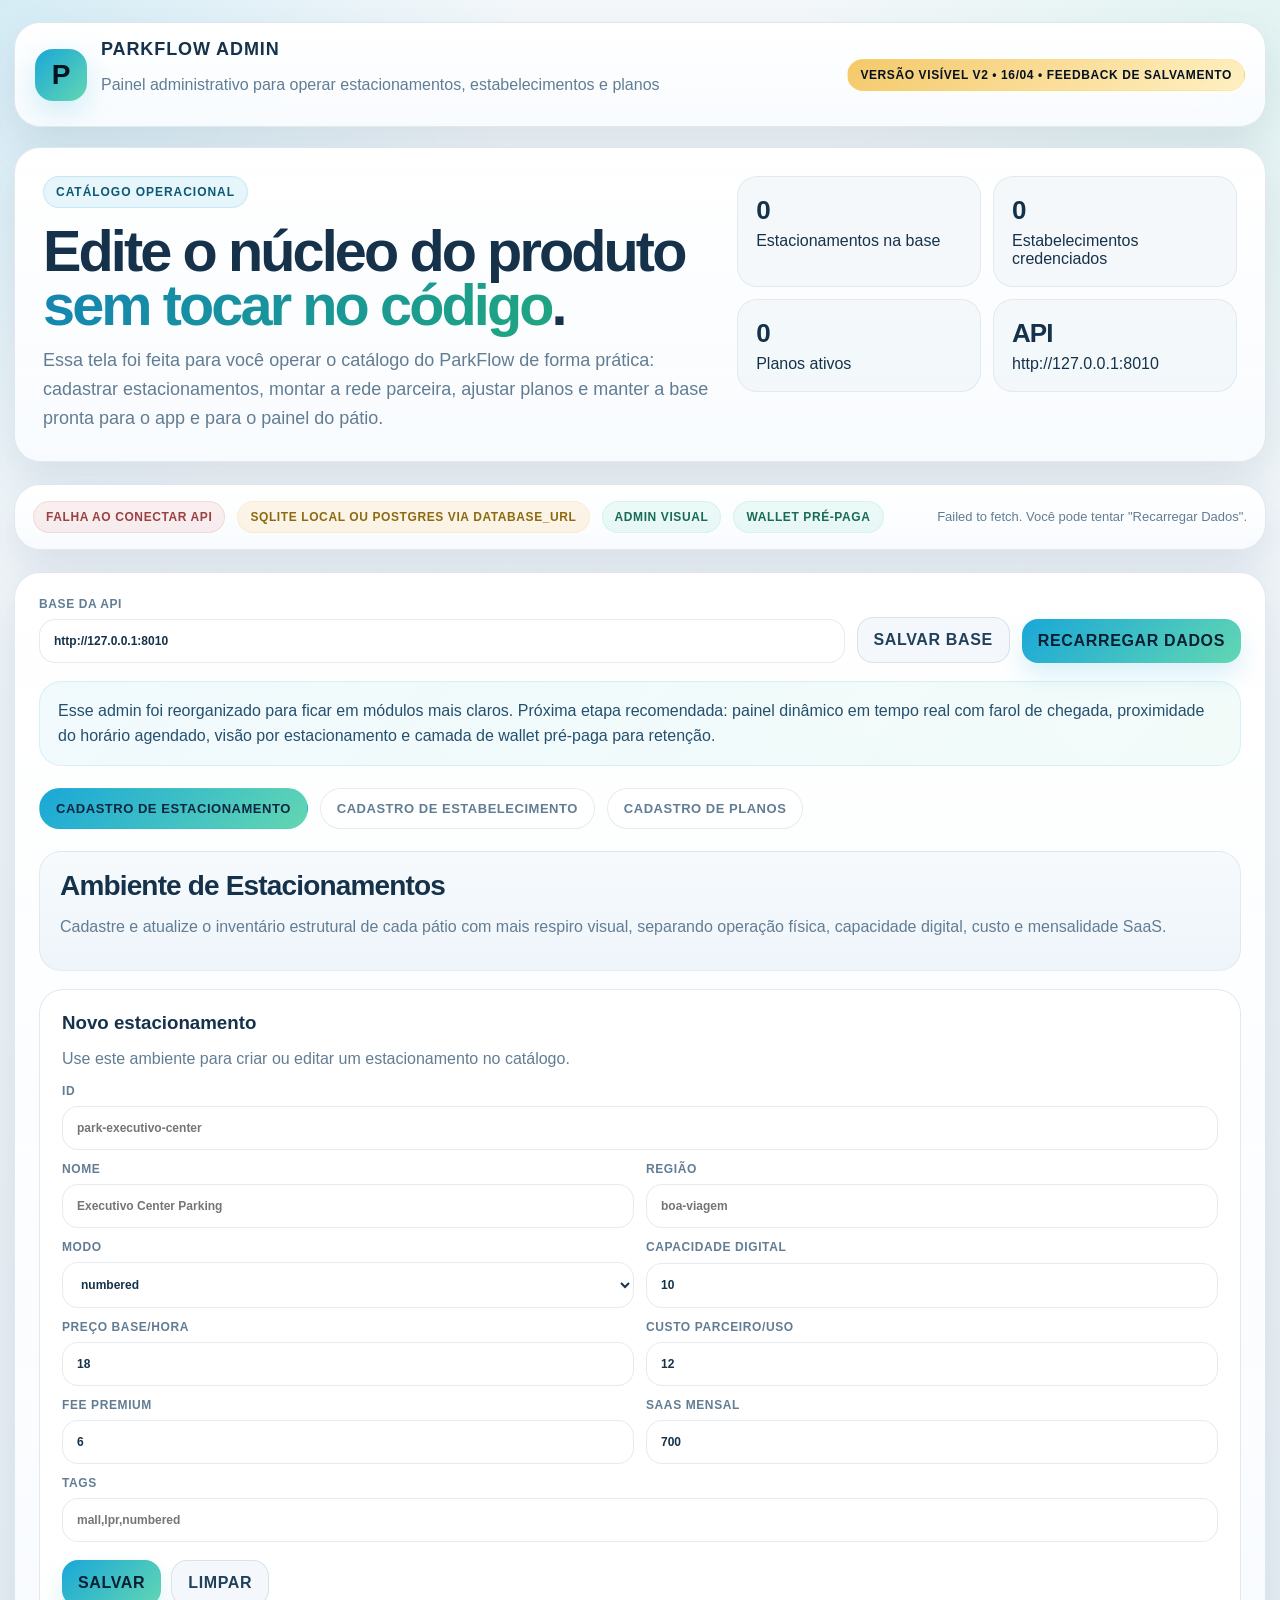
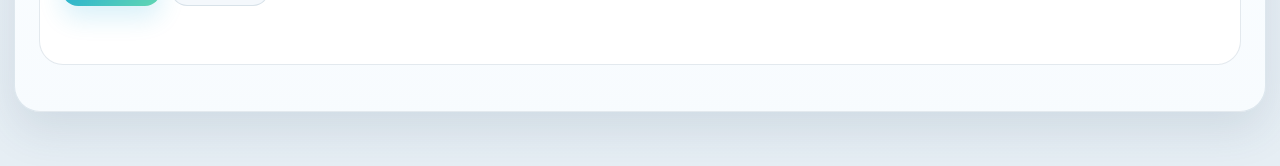
<file: parkflow/parkflow_admin.html>
<!DOCTYPE html>
<html lang="pt-BR">
<head>
  <meta charset="UTF-8">
  <meta name="viewport" content="width=device-width, initial-scale=1.0">
  <meta name="color-scheme" content="light">
  <title>ParkFlow Admin v2</title>
  <style>
    :root {
      color-scheme: light;
      --bg: #eef4f8;
      --bg-soft: #dce9f2;
      --panel: rgba(255, 255, 255, 0.92);
      --panel-soft: rgba(247, 251, 254, 0.92);
      --line: rgba(25, 73, 114, 0.12);
      --line-strong: rgba(25, 73, 114, 0.22);
      --text: #16324a;
      --muted: #627d93;
      --brand: #19a7d8;
      --brand-2: #63d7b2;
      --brand-3: #f4c96a;
      --danger: #db7b7b;
      --ok: #1c9d72;
      --shadow: 0 18px 44px rgba(40, 76, 108, 0.12);
      --radius: 26px;
    }

    * {
      box-sizing: border-box;
    }

    body {
      margin: 0;
      color: var(--text);
      font-family: "Avenir Next", "Montserrat", "Segoe UI", sans-serif;
      background:
        radial-gradient(circle at top left, rgba(25, 167, 216, 0.14), transparent 24%),
        radial-gradient(circle at top right, rgba(99, 215, 178, 0.12), transparent 22%),
        linear-gradient(180deg, #f4f8fb 0%, #edf3f7 52%, #e6eef4 100%);
      min-height: 100vh;
    }

    html {
      color-scheme: light;
    }

    body::before {
      content: "";
      position: fixed;
      inset: 0;
      pointer-events: none;
      background-image:
        linear-gradient(rgba(19, 64, 100, 0.03) 1px, transparent 1px),
        linear-gradient(90deg, rgba(19, 64, 100, 0.03) 1px, transparent 1px);
      background-size: 54px 54px;
      mask-image: linear-gradient(180deg, rgba(0, 0, 0, 0.18), rgba(0, 0, 0, 0.04));
    }

    .app {
      width: min(1440px, calc(100% - 28px));
      margin: 0 auto;
      padding: 22px 0 54px;
      position: relative;
      z-index: 1;
    }

    .topbar,
    .hero,
    .workspace,
    .statusbar {
      border: 1px solid var(--line);
      border-radius: var(--radius);
      background: linear-gradient(180deg, rgba(255, 255, 255, 0.98), rgba(248, 251, 254, 0.96));
      box-shadow: var(--shadow);
      backdrop-filter: blur(16px);
    }

    .topbar {
      display: flex;
      justify-content: space-between;
      align-items: center;
      gap: 18px;
      padding: 16px 20px;
      margin-bottom: 20px;
    }

    .brand {
      display: flex;
      align-items: center;
      gap: 14px;
    }

    .logo {
      width: 52px;
      height: 52px;
      border-radius: 18px;
      display: grid;
      place-items: center;
      color: #04111f;
      font-weight: 900;
      font-size: 28px;
      background: linear-gradient(135deg, var(--brand), var(--brand-2));
      box-shadow: 0 10px 26px rgba(25, 167, 216, 0.18);
    }

    .brand h1,
    .hero h2,
    .section-header h3,
    .panel h3,
    .card h4 {
      margin: 0;
    }

    .brand h1 {
      font-size: 18px;
      letter-spacing: 0.05em;
      text-transform: uppercase;
    }

    .brand p,
    .topbar small,
    .hero p,
    .section-header p,
    .panel p,
    .card p,
    label,
    .muted {
      color: var(--muted);
    }

    .hero {
      padding: 28px;
      display: grid;
      grid-template-columns: 1.15fr 0.85fr;
      gap: 18px;
      margin-bottom: 22px;
    }

    .eyebrow {
      display: inline-flex;
      align-items: center;
      gap: 8px;
      padding: 8px 12px;
      border-radius: 999px;
      font-size: 12px;
      font-weight: 800;
      letter-spacing: 0.08em;
      text-transform: uppercase;
      color: #caf2ff;
      color: #0d5875;
      background: rgba(25, 167, 216, 0.1);
      border: 1px solid rgba(25, 167, 216, 0.16);
      margin-bottom: 16px;
    }

    .hero h2 {
      font-size: clamp(34px, 4.5vw, 64px);
      line-height: 0.94;
      letter-spacing: -0.05em;
      margin-bottom: 14px;
      max-width: 740px;
    }

    .hero .accent {
      background: linear-gradient(135deg, #c9f1ff, #91ffd8);
      background: linear-gradient(135deg, #1384b4, #1fa67f);
      -webkit-background-clip: text;
      -webkit-text-fill-color: transparent;
    }

    .hero p {
      margin: 0;
      line-height: 1.6;
      font-size: 18px;
      max-width: 740px;
    }

    .metrics {
      display: grid;
      grid-template-columns: repeat(2, minmax(0, 1fr));
      gap: 12px;
      align-content: start;
    }

    .metric {
      border-radius: 20px;
      padding: 18px;
      background: rgba(255, 255, 255, 0.035);
      background: rgba(244, 248, 251, 0.92);
      border: 1px solid rgba(25, 73, 114, 0.08);
    }

    .metric strong {
      display: block;
      font-size: 26px;
      margin-bottom: 6px;
      letter-spacing: -0.04em;
    }

    .statusbar {
      display: flex;
      flex-wrap: wrap;
      align-items: center;
      gap: 12px;
      padding: 16px 18px;
      margin-bottom: 22px;
    }

    .chip {
      display: inline-flex;
      align-items: center;
      gap: 8px;
      padding: 8px 12px;
      border-radius: 999px;
      font-size: 12px;
      font-weight: 800;
      text-transform: uppercase;
      letter-spacing: 0.05em;
      background: rgba(99, 215, 178, 0.12);
      color: #196b56;
      border: 1px solid rgba(99, 215, 178, 0.16);
    }

    .chip.warn {
      background: rgba(244, 201, 106, 0.16);
      color: #8d6a11;
      border-color: rgba(244, 201, 106, 0.2);
    }

    .chip.error {
      background: rgba(219, 123, 123, 0.12);
      color: #9b4141;
      border-color: rgba(219, 123, 123, 0.18);
    }

    .workspace {
      padding: 24px;
    }

    .api-config {
      display: grid;
      grid-template-columns: 1.2fr auto auto;
      gap: 12px;
      margin-bottom: 18px;
      align-items: end;
    }

    .tabs {
      display: flex;
      flex-wrap: wrap;
      gap: 12px;
      margin-bottom: 22px;
    }

    .tab-btn {
      border: 1px solid rgba(19, 64, 100, 0.1);
      background: rgba(255, 255, 255, 0.78);
      color: var(--muted);
      padding: 12px 16px;
      border-radius: 999px;
      font-size: 13px;
      font-weight: 800;
      cursor: pointer;
      transition: 180ms ease;
    }

    .tab-btn.active,
    .tab-btn:hover {
      color: #0d2740;
      border-color: transparent;
      background: linear-gradient(135deg, var(--brand), var(--brand-2));
    }

    .tab-panel {
      display: none;
      animation: rise 220ms ease;
    }

    .tab-panel.active {
      display: block;
    }

    @keyframes rise {
      from { opacity: 0; transform: translateY(8px); }
      to { opacity: 1; transform: translateY(0); }
    }

    .section-header {
      margin-bottom: 18px;
      padding: 18px 20px;
      border-radius: 22px;
      border: 1px solid rgba(19, 64, 100, 0.08);
      background: linear-gradient(180deg, rgba(246, 250, 253, 0.98), rgba(238, 245, 250, 0.98));
    }

    .section-header h3 {
      font-size: 28px;
      margin-bottom: 8px;
      letter-spacing: -0.03em;
    }

    .grid {
      display: grid;
      grid-template-columns: 1fr;
      gap: 22px;
    }

    .panel,
    .card,
    .empty {
      border-radius: 24px;
      border: 1px solid var(--line);
      background: rgba(255, 255, 255, 0.96);
    }

    .panel {
      padding: 22px;
      position: static;
      align-self: start;
    }

    .list {
      display: grid;
      gap: 18px;
    }

    .card {
      padding: 22px;
    }

    .card-header,
    .inline {
      display: flex;
      justify-content: space-between;
      align-items: start;
      gap: 12px;
    }

    .meta {
      display: flex;
      flex-wrap: wrap;
      gap: 8px;
      margin: 12px 0 14px;
    }

    .tag {
      padding: 6px 10px;
      border-radius: 999px;
      border: 1px solid rgba(19, 64, 100, 0.08);
      background: rgba(240, 246, 250, 0.96);
      color: #33516b;
      font-size: 11px;
      font-weight: 800;
      letter-spacing: 0.05em;
      text-transform: uppercase;
    }

    .card-grid {
      display: grid;
      grid-template-columns: repeat(3, minmax(180px, 1fr));
      gap: 12px;
      margin-bottom: 18px;
    }

    .mini {
      padding: 12px;
      border-radius: 18px;
      background: rgba(243, 248, 252, 0.98);
      border: 1px solid rgba(19, 64, 100, 0.06);
    }

    .mini strong {
      display: block;
      font-size: 18px;
      margin-bottom: 6px;
    }

    form {
      display: grid;
      gap: 12px;
    }

    .field-grid {
      display: grid;
      grid-template-columns: repeat(2, minmax(0, 1fr));
      gap: 12px;
    }

    .field-grid.single {
      grid-template-columns: 1fr;
    }

    label {
      display: grid;
      gap: 8px;
      font-size: 12px;
      font-weight: 800;
      letter-spacing: 0.05em;
      text-transform: uppercase;
    }

    input,
    select,
    textarea {
      color-scheme: light;
      width: 100%;
      border: 1px solid rgba(19, 64, 100, 0.1);
      border-radius: 16px;
      background: rgba(255, 255, 255, 0.96);
      color: var(--text);
      padding: 14px 14px;
      font: inherit;
      outline: none;
    }

    textarea {
      min-height: 108px;
      resize: vertical;
    }

    .actions {
      display: flex;
      flex-wrap: wrap;
      gap: 10px;
      margin-top: 6px;
    }

    .form-feedback {
      min-height: 22px;
      font-size: 13px;
      line-height: 1.5;
      margin-top: 2px;
      color: var(--muted);
    }

    .form-feedback.success {
      color: var(--ok);
    }

    .form-feedback.error {
      color: #ffd0d0;
    }

    .is-loading {
      opacity: 0.72;
      pointer-events: none;
    }

    button {
      color-scheme: light;
      border: none;
      border-radius: 16px;
      padding: 13px 16px;
      font: inherit;
      font-weight: 900;
      letter-spacing: 0.04em;
      text-transform: uppercase;
      cursor: pointer;
      transition: 180ms ease;
    }

    .primary {
      color: #082033;
      background: linear-gradient(135deg, var(--brand), var(--brand-2));
      box-shadow: 0 12px 24px rgba(25, 167, 216, 0.16);
    }

    .secondary {
      color: #21415b;
      background: rgba(244, 248, 252, 0.98);
      border: 1px solid rgba(19, 64, 100, 0.12);
    }

    .danger {
      color: #8f3b3b;
      background: rgba(255, 240, 240, 0.96);
      border: 1px solid rgba(219, 123, 123, 0.2);
    }

    .empty {
      padding: 28px;
      text-align: center;
      color: var(--muted);
    }

    .flash {
      margin-left: auto;
      font-size: 13px;
      color: var(--muted);
    }

    .version-note {
      display: inline-flex;
      align-items: center;
      gap: 8px;
      padding: 8px 12px;
      border-radius: 999px;
      font-size: 12px;
      font-weight: 800;
      letter-spacing: 0.05em;
      text-transform: uppercase;
      color: #06111f;
      background: linear-gradient(135deg, var(--brand-3), #fff0c2);
      border: 1px solid rgba(255, 211, 110, 0.26);
    }

    .future-note {
      margin-bottom: 22px;
      padding: 16px 18px;
      border-radius: 22px;
      border: 1px solid rgba(25, 167, 216, 0.12);
      background: linear-gradient(135deg, rgba(25, 167, 216, 0.06), rgba(99, 215, 178, 0.08));
      color: #24506f;
      line-height: 1.6;
    }

    @media (max-width: 1140px) {
      .hero {
        grid-template-columns: 1fr;
      }
    }

    @media (max-width: 760px) {
      .app {
        width: min(100%, calc(100% - 18px));
      }

      .topbar,
      .statusbar {
        flex-direction: column;
        align-items: flex-start;
      }

      .api-config,
      .field-grid,
      .card-grid {
        grid-template-columns: 1fr;
      }
    }
  </style>
</head>
<body>
  <div class="app">
    <header class="topbar">
      <div class="brand">
        <div class="logo">P</div>
        <div>
          <h1>ParkFlow Admin</h1>
          <p>Painel administrativo para operar estacionamentos, estabelecimentos e planos</p>
        </div>
      </div>
      <div class="version-note">Versão visível v2 • 16/04 • feedback de salvamento</div>
    </header>

    <section class="hero">
      <div>
        <span class="eyebrow">Catálogo Operacional</span>
        <h2>Edite o núcleo do produto <span class="accent">sem tocar no código</span>.</h2>
        <p>Essa tela foi feita para você operar o catálogo do ParkFlow de forma prática: cadastrar estacionamentos, montar a rede parceira, ajustar planos e manter a base pronta para o app e para o painel do pátio.</p>
      </div>
      <div class="metrics">
        <div class="metric">
          <strong id="metric-parkings">--</strong>
          <span>Estacionamentos na base</span>
        </div>
        <div class="metric">
          <strong id="metric-partners">--</strong>
          <span>Estabelecimentos credenciados</span>
        </div>
        <div class="metric">
          <strong id="metric-plans">--</strong>
          <span>Planos ativos</span>
        </div>
        <div class="metric">
          <strong id="metric-base">API</strong>
          <span id="metric-base-text">Aguardando conexão</span>
        </div>
      </div>
    </section>

    <section class="statusbar">
      <span class="chip" id="api-status">Backend não verificado</span>
      <span class="chip warn">SQLite local ou Postgres via DATABASE_URL</span>
      <span class="chip">Admin visual</span>
      <span class="chip">Wallet pré-paga</span>
      <span class="flash" id="flash">Pronto para carregar dados.</span>
    </section>

    <section class="workspace">
      <div class="api-config">
        <label>
          Base da API
          <input id="apiBase" type="text" value="http://127.0.0.1:8010" placeholder="http://127.0.0.1:8010">
        </label>
        <button class="secondary" id="saveBaseBtn" type="button">Salvar Base</button>
        <button class="primary" id="reloadBtn" type="button">Recarregar Dados</button>
      </div>

      <div class="future-note">
        Esse admin foi reorganizado para ficar em módulos mais claros. Próxima etapa recomendada:
        painel dinâmico em tempo real com farol de chegada, proximidade do horário agendado, visão por estacionamento e camada de wallet pré-paga para retenção.
      </div>

      <div class="tabs">
        <button class="tab-btn active" data-tab="parkings">Cadastro de Estacionamento</button>
        <button class="tab-btn" data-tab="partners">Cadastro de Estabelecimento</button>
        <button class="tab-btn" data-tab="plans">Cadastro de Planos</button>
      </div>

      <section class="tab-panel active" id="tab-parkings">
        <div class="section-header">
          <h3>Ambiente de Estacionamentos</h3>
          <p>Cadastre e atualize o inventário estrutural de cada pátio com mais respiro visual, separando operação física, capacidade digital, custo e mensalidade SaaS.</p>
        </div>
        <div class="grid">
          <aside class="panel">
            <h3 id="parking-form-title">Novo estacionamento</h3>
            <p>Use este ambiente para criar ou editar um estacionamento no catálogo.</p>
            <form id="parkingForm">
              <label>
                ID
                <input name="id" required placeholder="park-executivo-center">
              </label>
              <div class="field-grid">
                <label>
                  Nome
                  <input name="name" required placeholder="Executivo Center Parking">
                </label>
                <label>
                  Região
                  <input name="region" required placeholder="boa-viagem">
                </label>
              </div>
              <div class="field-grid">
                <label>
                  Modo
                  <select name="mode" required>
                    <option value="numbered">numbered</option>
                    <option value="sector">sector</option>
                    <option value="valet">valet</option>
                  </select>
                </label>
                <label>
                  Capacidade digital
                  <input name="capacity_digital" type="number" min="1" required value="10">
                </label>
              </div>
              <div class="field-grid">
                <label>
                  Preço base/hora
                  <input name="base_hour_price" type="number" step="0.01" required value="18">
                </label>
                <label>
                  Custo parceiro/uso
                  <input name="partner_cost_per_use" type="number" step="0.01" required value="12">
                </label>
              </div>
              <div class="field-grid">
                <label>
                  Fee premium
                  <input name="premium_fee" type="number" step="0.01" required value="6">
                </label>
                <label>
                  SaaS mensal
                  <input name="monthly_saas_price" type="number" step="0.01" required value="700">
                </label>
              </div>
              <label>
                Tags
                <input name="tags" placeholder="mall,lpr,numbered">
              </label>
              <div class="actions">
                <button class="primary" type="submit">Salvar</button>
                <button class="secondary" type="button" data-reset="parking">Limpar</button>
              </div>
              <div class="form-feedback" id="parkingFeedback"></div>
            </form>
          </aside>
          <div class="list" id="parkingList"></div>
        </div>
      </section>

      <section class="tab-panel" id="tab-partners">
        <div class="section-header">
          <h3>Ambiente de Estabelecimentos</h3>
          <p>Monte a rede credenciada ligando clínicas, academias, empresas, shoppings e outros estabelecimentos aos estacionamentos corretos.</p>
        </div>
        <div class="grid">
          <aside class="panel">
            <h3 id="partner-form-title">Novo estabelecimento</h3>
            <p>Cadastre o estabelecimento e os estacionamentos que fazem parte da rede dele.</p>
            <form id="partnerForm">
              <label>
                ID
                <input name="id" required placeholder="partner-torre-alpha">
              </label>
              <div class="field-grid">
                <label>
                  Nome
                  <input name="name" required placeholder="Torre Alpha">
                </label>
                <label>
                  Região
                  <input name="region" required placeholder="boa-viagem">
                </label>
              </div>
              <div class="field-grid">
                <label>
                  Tipo
                  <select name="partner_type" required>
                    <option value="parking">parking</option>
                    <option value="clinic">clinic</option>
                    <option value="gym">gym</option>
                    <option value="mall">mall</option>
                    <option value="office">office</option>
                    <option value="corporate">corporate</option>
                  </select>
                </label>
                <label>
                  Parking IDs
                  <input name="linked_parking_ids" placeholder="park-beira-mar,park-prime-office">
                </label>
              </div>
              <div class="actions">
                <button class="primary" type="submit">Salvar</button>
                <button class="secondary" type="button" data-reset="partner">Limpar</button>
              </div>
              <div class="form-feedback" id="partnerFeedback"></div>
            </form>
          </aside>
          <div class="list" id="partnerList"></div>
        </div>
      </section>

      <section class="tab-panel" id="tab-plans">
        <div class="section-header">
          <h3>Ambiente de Planos</h3>
          <p>Gerencie assinatura pessoal, pacote corporativo e oferta SaaS de operação em um espaço próprio, sem misturar com os demais cadastros.</p>
        </div>
        <div class="grid">
          <aside class="panel">
            <h3 id="plan-form-title">Novo plano</h3>
            <p>Defina preço, público e estrutura de monetização sem precisar alterar o backend.</p>
            <form id="planForm">
              <label>
                ID
                <input name="id" required placeholder="smart-rotina-20">
              </label>
              <div class="field-grid">
                <label>
                  Nome
                  <input name="name" required placeholder="Smart Rotina 20">
                </label>
                <label>
                  Público
                  <select name="audience" required>
                    <option value="personal">personal</option>
                    <option value="corporate">corporate</option>
                    <option value="operator">operator</option>
                  </select>
                </label>
              </div>
              <div class="field-grid">
                <label>
                  Revenue type
                  <select name="revenue_type" required>
                    <option value="subscription">subscription</option>
                    <option value="corporate">corporate</option>
                    <option value="saas">saas</option>
                    <option value="one_off">one_off</option>
                  </select>
                </label>
                <label>
                  Preço mensal
                  <input name="monthly_price" type="number" step="0.01" required value="189">
                </label>
              </div>
              <div class="field-grid">
                <label>
                  Reservas incluídas
                  <input name="included_reservations" type="number" min="0" required value="12">
                </label>
                <label>
                  Veículos permitidos
                  <input name="allowed_vehicle_count" type="number" min="0" required value="2">
                </label>
              </div>
              <div class="field-grid single">
                <label>
                  Custo estimado por uso
                  <input name="estimated_partner_cost_per_use" type="number" step="0.01" required value="12">
                </label>
              </div>
              <label>
                Descrição
                <textarea name="description" required placeholder="Plano pessoal com flexibilidade e prioridade em horários selecionados."></textarea>
              </label>
              <div class="actions">
                <button class="primary" type="submit">Salvar</button>
                <button class="secondary" type="button" data-reset="plan">Limpar</button>
              </div>
              <div class="form-feedback" id="planFeedback"></div>
            </form>
          </aside>
          <div class="list" id="planList"></div>
        </div>
      </section>
    </section>
  </div>

  <script>
    const storageKey = "parkflow-admin-api-base";
    const state = {
      apiBase: localStorage.getItem(storageKey) || "http://127.0.0.1:8010",
      parkings: [],
      partners: [],
      plans: [],
      editing: {
        parking: null,
        partner: null,
        plan: null,
      },
    };

    const apiBaseInput = document.getElementById("apiBase");
    const reloadBtn = document.getElementById("reloadBtn");
    const saveBaseBtn = document.getElementById("saveBaseBtn");
    const apiStatus = document.getElementById("api-status");
    const flash = document.getElementById("flash");
    const metricParkings = document.getElementById("metric-parkings");
    const metricPartners = document.getElementById("metric-partners");
    const metricPlans = document.getElementById("metric-plans");
    const metricBaseText = document.getElementById("metric-base-text");

    apiBaseInput.value = state.apiBase;

    function setFlash(message, tone = "default") {
      flash.textContent = message;
      apiStatus.className = "chip";
      if (tone === "error") {
        apiStatus.classList.add("error");
      } else if (tone === "warn") {
        apiStatus.classList.add("warn");
      }
    }

    function updateMetrics() {
      metricParkings.textContent = state.parkings.length;
      metricPartners.textContent = state.partners.length;
      metricPlans.textContent = state.plans.length;
      metricBaseText.textContent = state.apiBase;
    }

    function parseCsv(value) {
      return value
        .split(",")
        .map((item) => item.trim())
        .filter(Boolean);
    }

    function slugify(value) {
      return String(value || "")
        .normalize("NFD")
        .replace(/[\u0300-\u036f]/g, "")
        .toLowerCase()
        .replace(/[^a-z0-9]+/g, "-")
        .replace(/^-+|-+$/g, "")
        .replace(/-{2,}/g, "-");
    }

    function getField(form, name) {
      return form.elements.namedItem(name);
    }

    function setFormFeedback(targetId, message = "", tone = "default") {
      const element = document.getElementById(targetId);
      if (!element) return;
      element.textContent = message;
      element.className = "form-feedback";
      if (tone === "success") element.classList.add("success");
      if (tone === "error") element.classList.add("error");
    }

    function setSubmitting(form, isSubmitting) {
      const submitButton = form.querySelector('button[type="submit"]');
      if (!submitButton) return;
      submitButton.disabled = isSubmitting;
      submitButton.textContent = isSubmitting ? "Salvando..." : "Salvar";
      form.classList.toggle("is-loading", isSubmitting);
    }

    function upsertById(collection, item) {
      const index = collection.findIndex((entry) => entry.id === item.id);
      if (index >= 0) {
        collection[index] = item;
        return;
      }
      collection.unshift(item);
    }

    function sortByName(collection) {
      collection.sort((a, b) => String(a.name || "").localeCompare(String(b.name || ""), "pt-BR"));
    }

    async function refreshAfterMutation(successMessage, feedbackId) {
      try {
        await loadAll();
        setFlash(successMessage);
        setFormFeedback(feedbackId, `${successMessage} Lista recarregada com sucesso.`, "success");
      } catch (error) {
        setFlash(`${successMessage} Mas a lista não recarregou automaticamente.`, "warn");
        setFormFeedback(
          feedbackId,
          `${successMessage} O cadastro foi salvo, mas a tela precisa de "Recarregar Dados".`,
          "success"
        );
      }
    }

    function applyParkingMutation(item) {
      upsertById(state.parkings, item);
      sortByName(state.parkings);
      renderAll();
    }

    function applyPartnerMutation(item) {
      upsertById(state.partners, item);
      sortByName(state.partners);
      renderAll();
    }

    function applyPlanMutation(item) {
      upsertById(state.plans, item);
      sortByName(state.plans);
      renderAll();
    }

    function removeById(collection, id) {
      const index = collection.findIndex((entry) => entry.id === id);
      if (index >= 0) {
        collection.splice(index, 1);
      }
    }

    function sleep(ms) {
      return new Promise((resolve) => setTimeout(resolve, ms));
    }

    async function loadAllWithRetry(attempts = 3) {
      let lastError = null;
      for (let attempt = 1; attempt <= attempts; attempt += 1) {
        try {
          if (attempt > 1) {
            setFlash(`Tentando conectar novamente... ${attempt}/${attempts}`, "warn");
            await sleep(450);
          }
          await loadAll();
          return true;
        } catch (error) {
          lastError = error;
        }
      }
      if (lastError) {
        setFlash(`${lastError.message}. Você pode tentar "Recarregar Dados".`, "error");
      }
      return false;
    }

    async function api(path, options = {}) {
      const response = await fetch(`${state.apiBase}${path}`, {
        headers: {
          "Content-Type": "application/json",
        },
        ...options,
      });
      const data = await response.json().catch(() => ({}));
      if (!response.ok) {
        throw new Error(data.error || `Erro HTTP ${response.status}`);
      }
      return data;
    }

    async function loadAll() {
      try {
        const [health, parkingsRes, partnersRes, plansRes] = await Promise.all([
          api("/health"),
          api("/admin/parkings"),
          api("/admin/partners"),
          api("/admin/plans"),
        ]);

        state.parkings = parkingsRes.parkings || [];
        state.partners = partnersRes.partners || [];
        state.plans = [
          ...(plansRes.personal || []),
          ...(plansRes.corporate || []),
          ...(plansRes.operator || []),
        ];

        apiStatus.textContent = `API online • ${health.project}`;
        setFlash("Dados carregados com sucesso.");
        renderAll();
      } catch (error) {
        apiStatus.textContent = "Falha ao conectar API";
        setFlash(error.message, "error");
        throw error;
      }
    }

    function renderAll() {
      updateMetrics();
      renderParkings();
      renderPartners();
      renderPlans();
    }

    function renderParkings() {
      const root = document.getElementById("parkingList");
      if (!state.parkings.length) {
        root.innerHTML = `<div class="empty">Nenhum estacionamento cadastrado ainda.</div>`;
        return;
      }
      root.innerHTML = state.parkings
        .map((parking) => `
          <article class="card">
            <div class="card-header">
              <div>
                <h4>${parking.name}</h4>
                <p class="muted">${parking.id} • ${parking.region}</p>
              </div>
              <span class="tag">${parking.mode}</span>
            </div>
            <div class="meta">
              ${(parking.tags || []).map((tag) => `<span class="tag">${tag}</span>`).join("")}
            </div>
            <div class="card-grid">
              <div class="mini"><strong>R$ ${Number(parking.base_hour_price).toFixed(2)}</strong><span class="muted">Base/hora</span></div>
              <div class="mini"><strong>${parking.capacity_digital}</strong><span class="muted">Capacidade digital</span></div>
              <div class="mini"><strong>R$ ${Number(parking.monthly_saas_price).toFixed(2)}</strong><span class="muted">SaaS mensal</span></div>
            </div>
            <div class="actions">
              <button class="secondary" type="button" onclick="editParking('${parking.id}')">Editar</button>
              <button class="danger" type="button" onclick="removeParking('${parking.id}')">Excluir</button>
            </div>
          </article>
        `)
        .join("");
    }

    function renderPartners() {
      const root = document.getElementById("partnerList");
      if (!state.partners.length) {
        root.innerHTML = `<div class="empty">Nenhum estabelecimento cadastrado ainda.</div>`;
        return;
      }
      root.innerHTML = state.partners
        .map((partner) => `
          <article class="card">
            <div class="card-header">
              <div>
                <h4>${partner.name}</h4>
                <p class="muted">${partner.id} • ${partner.region}</p>
              </div>
              <span class="tag">${partner.partner_type}</span>
            </div>
            <div class="meta">
              ${(partner.linked_parking_ids || []).map((item) => `<span class="tag">${item}</span>`).join("")}
            </div>
            <div class="actions">
              <button class="secondary" type="button" onclick="editPartner('${partner.id}')">Editar</button>
              <button class="danger" type="button" onclick="removePartner('${partner.id}')">Excluir</button>
            </div>
          </article>
        `)
        .join("");
    }

    function renderPlans() {
      const root = document.getElementById("planList");
      if (!state.plans.length) {
        root.innerHTML = `<div class="empty">Nenhum plano cadastrado ainda.</div>`;
        return;
      }
      root.innerHTML = state.plans
        .map((plan) => `
          <article class="card">
            <div class="card-header">
              <div>
                <h4>${plan.name}</h4>
                <p class="muted">${plan.id}</p>
              </div>
              <span class="tag">${plan.audience}</span>
            </div>
            <div class="meta">
              <span class="tag">${plan.revenue_type}</span>
              <span class="tag">${plan.included_reservations} reservas</span>
              <span class="tag">${plan.allowed_vehicle_count} veículos</span>
            </div>
            <div class="card-grid">
              <div class="mini"><strong>R$ ${Number(plan.monthly_price).toFixed(2)}</strong><span class="muted">Preço</span></div>
              <div class="mini"><strong>R$ ${Number(plan.estimated_partner_cost_per_use).toFixed(2)}</strong><span class="muted">Custo/uso</span></div>
              <div class="mini"><strong>${plan.audience}</strong><span class="muted">Público</span></div>
            </div>
            <p>${plan.description}</p>
            <div class="actions">
              <button class="secondary" type="button" onclick="editPlan('${plan.id}')">Editar</button>
              <button class="danger" type="button" onclick="removePlan('${plan.id}')">Excluir</button>
            </div>
          </article>
        `)
        .join("");
    }

    function fillForm(form, values) {
      Object.entries(values).forEach(([key, value]) => {
        const field = form.elements.namedItem(key);
        if (!field) return;
        field.value = Array.isArray(value) ? value.join(",") : value ?? "";
      });
    }

    function resetParkingForm() {
      state.editing.parking = null;
      document.getElementById("parking-form-title").textContent = "Novo estacionamento";
      setFormFeedback("parkingFeedback", "");
      const form = document.getElementById("parkingForm");
      form.reset();
      form.elements.namedItem("mode").value = "numbered";
      form.elements.namedItem("capacity_digital").value = 10;
      form.elements.namedItem("base_hour_price").value = 18;
      form.elements.namedItem("partner_cost_per_use").value = 12;
      form.elements.namedItem("premium_fee").value = 6;
      form.elements.namedItem("monthly_saas_price").value = 700;
      form.elements.namedItem("id").disabled = false;
      form.dataset.autoSlug = "true";
    }

    function resetPartnerForm() {
      state.editing.partner = null;
      document.getElementById("partner-form-title").textContent = "Novo estabelecimento";
      setFormFeedback("partnerFeedback", "");
      const form = document.getElementById("partnerForm");
      form.reset();
      form.elements.namedItem("partner_type").value = "parking";
      form.elements.namedItem("id").disabled = false;
      form.dataset.autoSlug = "true";
    }

    function resetPlanForm() {
      state.editing.plan = null;
      document.getElementById("plan-form-title").textContent = "Novo plano";
      setFormFeedback("planFeedback", "");
      const form = document.getElementById("planForm");
      form.reset();
      form.elements.namedItem("audience").value = "personal";
      form.elements.namedItem("revenue_type").value = "subscription";
      form.elements.namedItem("monthly_price").value = 189;
      form.elements.namedItem("included_reservations").value = 12;
      form.elements.namedItem("allowed_vehicle_count").value = 2;
      form.elements.namedItem("estimated_partner_cost_per_use").value = 12;
      form.elements.namedItem("id").disabled = false;
      form.dataset.autoSlug = "true";
    }

    window.editParking = (id) => {
      const parking = state.parkings.find((item) => item.id === id);
      if (!parking) return;
      state.editing.parking = id;
      document.getElementById("parking-form-title").textContent = `Editar estacionamento • ${parking.name}`;
      const form = document.getElementById("parkingForm");
      fillForm(form, parking);
      form.elements.namedItem("id").disabled = true;
      form.dataset.autoSlug = "false";
    };

    window.editPartner = (id) => {
      const partner = state.partners.find((item) => item.id === id);
      if (!partner) return;
      state.editing.partner = id;
      document.getElementById("partner-form-title").textContent = `Editar estabelecimento • ${partner.name}`;
      const form = document.getElementById("partnerForm");
      fillForm(form, partner);
      form.elements.namedItem("id").disabled = true;
      form.dataset.autoSlug = "false";
    };

    window.editPlan = (id) => {
      const plan = state.plans.find((item) => item.id === id);
      if (!plan) return;
      state.editing.plan = id;
      document.getElementById("plan-form-title").textContent = `Editar plano • ${plan.name}`;
      const form = document.getElementById("planForm");
      fillForm(form, plan);
      form.elements.namedItem("id").disabled = true;
      form.dataset.autoSlug = "false";
    };

    window.removeParking = async (id) => {
      if (!confirm(`Excluir estacionamento ${id}?`)) return;
      try {
        await api(`/admin/parkings/${id}`, { method: "DELETE" });
        removeById(state.parkings, id);
        renderAll();
        setFlash("Estacionamento removido.");
        await loadAllWithRetry(2);
        resetParkingForm();
      } catch (error) {
        setFlash(error.message, "error");
        setFormFeedback("parkingFeedback", `Exclusão bloqueada: ${error.message}`, "error");
      }
    };

    window.removePartner = async (id) => {
      if (!confirm(`Excluir estabelecimento ${id}?`)) return;
      try {
        await api(`/admin/partners/${id}`, { method: "DELETE" });
        removeById(state.partners, id);
        renderAll();
        setFlash("Estabelecimento removido.");
        await loadAllWithRetry(2);
        resetPartnerForm();
      } catch (error) {
        setFlash(error.message, "error");
        setFormFeedback("partnerFeedback", `Exclusão bloqueada: ${error.message}`, "error");
      }
    };

    window.removePlan = async (id) => {
      if (!confirm(`Excluir plano ${id}?`)) return;
      try {
        await api(`/admin/plans/${id}`, { method: "DELETE" });
        removeById(state.plans, id);
        renderAll();
        setFlash("Plano removido.");
        await loadAllWithRetry(2);
        resetPlanForm();
      } catch (error) {
        setFlash(error.message, "error");
        setFormFeedback("planFeedback", `Exclusão bloqueada: ${error.message}`, "error");
      }
    };

    document.getElementById("parkingForm").addEventListener("submit", async (event) => {
      event.preventDefault();
      const form = event.currentTarget;
      const isEditing = Boolean(state.editing.parking);
      setSubmitting(form, true);
      try {
        const payload = {
          id: getField(form, "id").value.trim(),
          name: getField(form, "name").value.trim(),
          region: getField(form, "region").value.trim(),
          mode: getField(form, "mode").value,
          base_hour_price: Number(getField(form, "base_hour_price").value),
          partner_cost_per_use: Number(getField(form, "partner_cost_per_use").value),
          premium_fee: Number(getField(form, "premium_fee").value),
          monthly_saas_price: Number(getField(form, "monthly_saas_price").value),
          capacity_digital: Number(getField(form, "capacity_digital").value),
          tags: parseCsv(getField(form, "tags").value),
        };
        if (isEditing) {
          const saved = await api(`/admin/parkings/${state.editing.parking}`, {
            method: "PUT",
            body: JSON.stringify(payload),
          });
          applyParkingMutation(saved);
          await refreshAfterMutation("Estacionamento atualizado.", "parkingFeedback");
        } else {
          const saved = await api("/admin/parkings", {
            method: "POST",
            body: JSON.stringify(payload),
          });
          applyParkingMutation(saved);
          await refreshAfterMutation("Estacionamento criado.", "parkingFeedback");
        }
        resetParkingForm();
      } catch (error) {
        setFlash(error.message, "error");
        setFormFeedback("parkingFeedback", error.message, "error");
      } finally {
        setSubmitting(form, false);
      }
    });

    document.getElementById("partnerForm").addEventListener("submit", async (event) => {
      event.preventDefault();
      const form = event.currentTarget;
      const isEditing = Boolean(state.editing.partner);
      setSubmitting(form, true);
      try {
        const payload = {
          id: getField(form, "id").value.trim(),
          name: getField(form, "name").value.trim(),
          region: getField(form, "region").value.trim(),
          partner_type: getField(form, "partner_type").value,
          linked_parking_ids: parseCsv(getField(form, "linked_parking_ids").value),
        };
        if (isEditing) {
          const saved = await api(`/admin/partners/${state.editing.partner}`, {
            method: "PUT",
            body: JSON.stringify(payload),
          });
          applyPartnerMutation(saved);
          await refreshAfterMutation("Estabelecimento atualizado.", "partnerFeedback");
        } else {
          const saved = await api("/admin/partners", {
            method: "POST",
            body: JSON.stringify(payload),
          });
          applyPartnerMutation(saved);
          await refreshAfterMutation("Estabelecimento criado.", "partnerFeedback");
        }
        resetPartnerForm();
      } catch (error) {
        setFlash(error.message, "error");
        setFormFeedback("partnerFeedback", error.message, "error");
      } finally {
        setSubmitting(form, false);
      }
    });

    document.getElementById("planForm").addEventListener("submit", async (event) => {
      event.preventDefault();
      const form = event.currentTarget;
      const isEditing = Boolean(state.editing.plan);
      setSubmitting(form, true);
      try {
        const payload = {
          id: getField(form, "id").value.trim(),
          name: getField(form, "name").value.trim(),
          audience: getField(form, "audience").value,
          revenue_type: getField(form, "revenue_type").value,
          monthly_price: Number(getField(form, "monthly_price").value),
          included_reservations: Number(getField(form, "included_reservations").value),
          estimated_partner_cost_per_use: Number(getField(form, "estimated_partner_cost_per_use").value),
          allowed_vehicle_count: Number(getField(form, "allowed_vehicle_count").value),
          description: getField(form, "description").value.trim(),
        };
        if (isEditing) {
          const saved = await api(`/admin/plans/${state.editing.plan}`, {
            method: "PUT",
            body: JSON.stringify(payload),
          });
          applyPlanMutation(saved);
          await refreshAfterMutation("Plano atualizado.", "planFeedback");
        } else {
          const saved = await api("/admin/plans", {
            method: "POST",
            body: JSON.stringify(payload),
          });
          applyPlanMutation(saved);
          await refreshAfterMutation("Plano criado.", "planFeedback");
        }
        resetPlanForm();
      } catch (error) {
        setFlash(error.message, "error");
        setFormFeedback("planFeedback", error.message, "error");
      } finally {
        setSubmitting(form, false);
      }
    });

    document.querySelectorAll("[data-reset]").forEach((button) => {
      button.addEventListener("click", () => {
        const target = button.dataset.reset;
        if (target === "parking") resetParkingForm();
        if (target === "partner") resetPartnerForm();
        if (target === "plan") resetPlanForm();
      });
    });

    [
      { formId: "parkingForm", source: "name", target: "id" },
      { formId: "partnerForm", source: "name", target: "id" },
      { formId: "planForm", source: "name", target: "id" },
    ].forEach(({ formId, source, target }) => {
      const form = document.getElementById(formId);
      const sourceField = getField(form, source);
      const targetField = getField(form, target);

      targetField.addEventListener("input", () => {
        if (!targetField.disabled) {
          form.dataset.autoSlug = targetField.value.trim() ? "false" : "true";
        }
      });

      sourceField.addEventListener("input", () => {
        if (form.dataset.autoSlug !== "false" && !targetField.disabled) {
          targetField.value = slugify(sourceField.value);
        }
      });
    });

    document.querySelectorAll(".tab-btn").forEach((button) => {
      button.addEventListener("click", () => {
        const tab = button.dataset.tab;
        document.querySelectorAll(".tab-btn").forEach((btn) => btn.classList.remove("active"));
        document.querySelectorAll(".tab-panel").forEach((panel) => panel.classList.remove("active"));
        button.classList.add("active");
        document.getElementById(`tab-${tab}`).classList.add("active");
      });
    });

    saveBaseBtn.addEventListener("click", () => {
      state.apiBase = apiBaseInput.value.trim().replace(/\/$/, "");
      localStorage.setItem(storageKey, state.apiBase);
      updateMetrics();
      setFlash("Base da API salva.");
    });

    reloadBtn.addEventListener("click", async () => {
      state.apiBase = apiBaseInput.value.trim().replace(/\/$/, "");
      localStorage.setItem(storageKey, state.apiBase);
      await loadAllWithRetry();
    });

    window.addEventListener("error", (event) => {
      setFlash(`Erro na interface: ${event.message}`, "error");
    });

    resetParkingForm();
    resetPartnerForm();
    resetPlanForm();
    updateMetrics();
    loadAllWithRetry();
  </script>
</body>
</html>
</file>
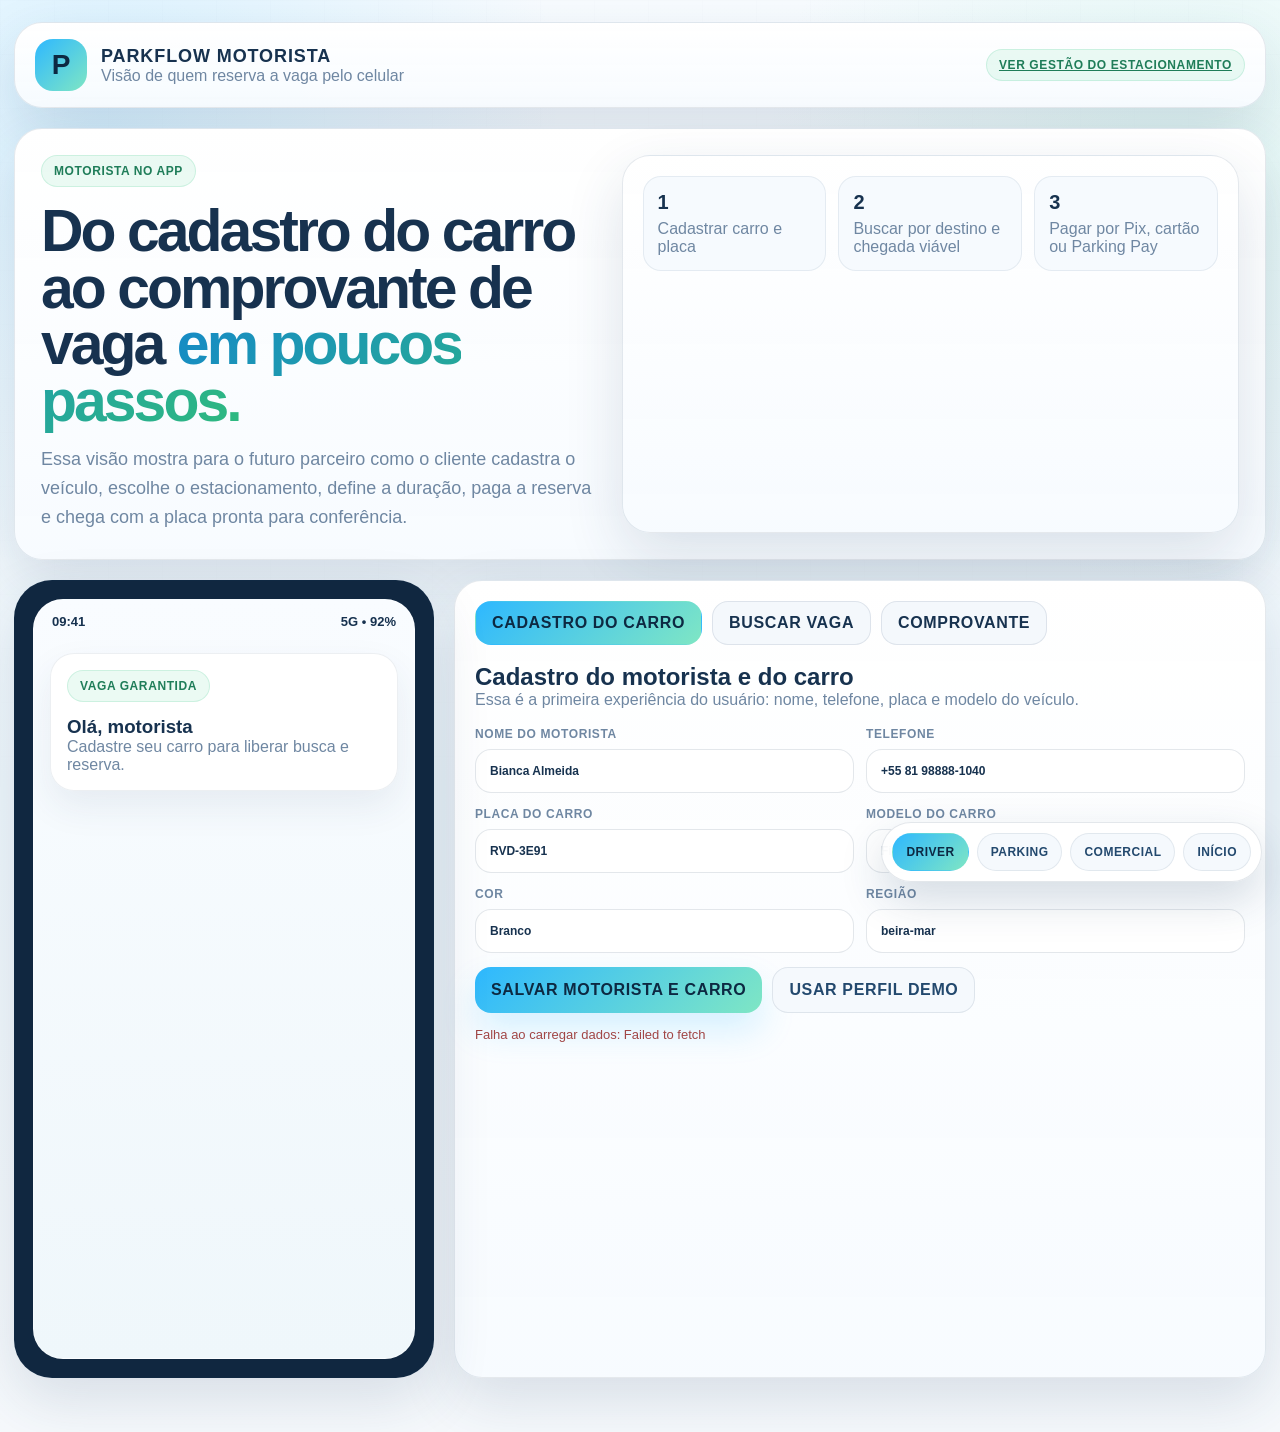
<file: parkflow/parkflow_driver.html>
<!DOCTYPE html>
<html lang="pt-BR">
<head>
  <meta charset="UTF-8">
  <meta name="viewport" content="width=device-width, initial-scale=1.0">
  <meta name="color-scheme" content="light">
  <title>ParkFlow Motorista</title>
  <style>
    :root {
      color-scheme: light;
      --bg: #f4f8fc;
      --card: rgba(255, 255, 255, 0.96);
      --soft: #eef6fb;
      --line: rgba(24, 56, 92, 0.11);
      --text: #17324f;
      --muted: #6f87a2;
      --brand: #2eb8ff;
      --brand-2: #7fe6c4;
      --warn: #ffcf66;
      --danger: #ff8a8a;
      --ok: #41c88d;
      --shadow: 0 22px 58px rgba(34, 65, 102, 0.14);
      --radius: 28px;
    }

    * { box-sizing: border-box; }

    html { color-scheme: light; }

    body {
      margin: 0;
      min-height: 100vh;
      color: var(--text);
      font-family: "Avenir Next", "Montserrat", "Segoe UI", sans-serif;
      background:
        radial-gradient(circle at 8% 8%, rgba(46, 184, 255, 0.15), transparent 26%),
        radial-gradient(circle at 92% 12%, rgba(127, 230, 196, 0.16), transparent 24%),
        linear-gradient(180deg, #f8fcff 0%, #eef6fb 55%, #f6f9fc 100%);
    }

    body::before {
      content: "";
      position: fixed;
      inset: 0;
      pointer-events: none;
      background-image:
        linear-gradient(rgba(23, 50, 79, 0.035) 1px, transparent 1px),
        linear-gradient(90deg, rgba(23, 50, 79, 0.035) 1px, transparent 1px);
      background-size: 54px 54px;
      mask-image: linear-gradient(180deg, rgba(0, 0, 0, 0.18), rgba(0, 0, 0, 0.04));
    }

    .app {
      width: min(1420px, calc(100% - 28px));
      margin: 0 auto;
      padding: 22px 0 54px;
      position: relative;
      z-index: 1;
    }

    .topbar,
    .hero,
    .panel,
    .phone,
    .parking-card,
    .receipt {
      border: 1px solid var(--line);
      border-radius: var(--radius);
      background: linear-gradient(180deg, rgba(255, 255, 255, 0.98), rgba(247, 251, 255, 0.96));
      box-shadow: var(--shadow);
    }

    .topbar {
      display: flex;
      justify-content: space-between;
      align-items: center;
      gap: 18px;
      padding: 16px 20px;
      margin-bottom: 20px;
    }

    .demo-switcher {
      position: fixed;
      right: 18px;
      bottom: 18px;
      z-index: 40;
      display: flex;
      gap: 8px;
      flex-wrap: wrap;
      justify-content: flex-end;
      padding: 10px;
      border-radius: 999px;
      background: rgba(255, 255, 255, 0.92);
      border: 1px solid rgba(24, 56, 92, 0.12);
      box-shadow: 0 18px 44px rgba(34, 65, 102, 0.18);
      backdrop-filter: blur(12px);
    }

    .demo-switcher a {
      display: inline-flex;
      align-items: center;
      justify-content: center;
      min-height: 38px;
      padding: 9px 13px;
      border-radius: 999px;
      color: #23496e;
      background: rgba(245, 249, 253, 0.96);
      border: 1px solid rgba(24, 56, 92, 0.09);
      font-size: 12px;
      font-weight: 900;
      letter-spacing: 0.04em;
      text-decoration: none;
      text-transform: uppercase;
    }

    .demo-switcher a.active {
      color: #0d2942;
      border-color: transparent;
      background: linear-gradient(135deg, var(--brand), var(--brand-2));
    }

    .brand {
      display: flex;
      align-items: center;
      gap: 14px;
    }

    .logo {
      width: 52px;
      height: 52px;
      display: grid;
      place-items: center;
      border-radius: 18px;
      color: #0d2942;
      font-weight: 900;
      font-size: 28px;
      background: linear-gradient(135deg, var(--brand), var(--brand-2));
    }

    h1, h2, h3, h4, p { margin: 0; }

    .brand h1 {
      font-size: 18px;
      letter-spacing: 0.05em;
      text-transform: uppercase;
    }

    .muted,
    .brand p,
    label,
    .hero p,
    .panel p {
      color: var(--muted);
    }

    .pill {
      display: inline-flex;
      align-items: center;
      width: fit-content;
      padding: 8px 12px;
      border-radius: 999px;
      font-size: 12px;
      font-weight: 900;
      letter-spacing: 0.05em;
      text-transform: uppercase;
      color: #1f7d59;
      background: rgba(65, 200, 141, 0.1);
      border: 1px solid rgba(65, 200, 141, 0.18);
    }

    .hero {
      display: grid;
      grid-template-columns: 0.95fr 1.05fr;
      gap: 22px;
      padding: 26px;
      margin-bottom: 20px;
    }

    .hero-copy {
      display: grid;
      gap: 16px;
      align-content: center;
    }

    .hero h2 {
      font-size: clamp(34px, 4.6vw, 68px);
      line-height: 0.96;
      letter-spacing: -0.05em;
    }

    .hero .accent {
      background: linear-gradient(135deg, #1589c8, #2fba7e);
      -webkit-background-clip: text;
      -webkit-text-fill-color: transparent;
    }

    .hero p {
      font-size: 18px;
      line-height: 1.62;
      max-width: 720px;
    }

    .layout {
      display: grid;
      grid-template-columns: 420px 1fr;
      gap: 20px;
    }

    .phone {
      padding: 18px;
      border-radius: 38px;
      background: #102740;
      position: sticky;
      top: 18px;
      align-self: start;
    }

    .phone-screen {
      min-height: 760px;
      border-radius: 30px;
      background:
        linear-gradient(180deg, #f9fcff 0%, #eff7fb 100%);
      overflow: hidden;
      border: 1px solid rgba(255, 255, 255, 0.36);
    }

    .phone-status {
      display: flex;
      justify-content: space-between;
      padding: 14px 18px 8px;
      font-size: 13px;
      font-weight: 800;
    }

    .phone-content {
      padding: 16px;
      display: grid;
      gap: 14px;
    }

    .phone-card {
      padding: 16px;
      border-radius: 24px;
      background: rgba(255, 255, 255, 0.92);
      border: 1px solid rgba(24, 56, 92, 0.08);
      box-shadow: 0 16px 36px rgba(34, 65, 102, 0.08);
    }

    .panel {
      padding: 20px;
    }

    .tabs {
      display: flex;
      flex-wrap: wrap;
      gap: 10px;
      margin-bottom: 18px;
    }

    .tab-btn {
      border: 1px solid rgba(24, 56, 92, 0.1);
      border-radius: 16px;
      padding: 12px 16px;
      color: var(--text);
      background: rgba(244, 248, 252, 0.94);
      font: inherit;
      font-weight: 900;
      letter-spacing: 0.04em;
      text-transform: uppercase;
      cursor: pointer;
    }

    .tab-btn.active {
      color: #0d2942;
      border-color: transparent;
      background: linear-gradient(135deg, var(--brand), var(--brand-2));
    }

    .tab-panel {
      display: none;
      gap: 18px;
    }

    .tab-panel.active {
      display: grid;
    }

    form {
      display: grid;
      gap: 14px;
    }

    .field-grid {
      display: grid;
      grid-template-columns: repeat(2, minmax(0, 1fr));
      gap: 12px;
    }

    label {
      display: grid;
      gap: 8px;
      font-size: 12px;
      font-weight: 900;
      letter-spacing: 0.05em;
      text-transform: uppercase;
    }

    input,
    select {
      color-scheme: light;
      width: 100%;
      border: 1px solid rgba(24, 56, 92, 0.12);
      border-radius: 16px;
      background: #ffffff;
      color: var(--text);
      padding: 14px;
      font: inherit;
      outline: none;
    }

    input:focus,
    select:focus {
      border-color: rgba(46, 184, 255, 0.44);
      box-shadow: 0 0 0 4px rgba(46, 184, 255, 0.12);
    }

    button {
      color-scheme: light;
      border: none;
      border-radius: 16px;
      padding: 13px 16px;
      font: inherit;
      font-weight: 900;
      text-transform: uppercase;
      letter-spacing: 0.04em;
      cursor: pointer;
      transition: 180ms ease;
    }

    button:hover {
      transform: translateY(-1px);
    }

    .primary {
      color: #0d2942;
      background: linear-gradient(135deg, var(--brand), var(--brand-2));
      box-shadow: 0 18px 34px rgba(46, 184, 255, 0.18);
    }

    .secondary {
      color: #23496e;
      background: rgba(245, 249, 253, 0.96);
      border: 1px solid rgba(24, 56, 92, 0.1);
    }

    .actions {
      display: flex;
      flex-wrap: wrap;
      gap: 10px;
    }

    .parking-grid {
      display: grid;
      grid-template-columns: repeat(3, minmax(0, 1fr));
      gap: 14px;
    }

    .parking-card {
      padding: 18px;
      cursor: pointer;
      transition: 180ms ease;
    }

    .parking-card.selected,
    .parking-card:hover {
      border-color: rgba(46, 184, 255, 0.36);
      transform: translateY(-2px);
      box-shadow: 0 24px 54px rgba(46, 184, 255, 0.14);
    }

    .parking-card strong {
      display: block;
      font-size: 20px;
      margin-bottom: 8px;
    }

    .map-panel {
      min-height: 220px;
      border-radius: 24px;
      padding: 18px;
      background:
        linear-gradient(90deg, rgba(46, 184, 255, 0.08) 1px, transparent 1px) 0 0 / 38px 38px,
        linear-gradient(rgba(46, 184, 255, 0.08) 1px, transparent 1px) 0 0 / 38px 38px,
        linear-gradient(135deg, rgba(255, 255, 255, 0.98), rgba(239, 248, 252, 0.96));
      border: 1px solid rgba(24, 56, 92, 0.1);
      position: relative;
      overflow: hidden;
    }

    .map-route {
      position: absolute;
      inset: 42px 48px;
      border: 3px dashed rgba(46, 184, 255, 0.42);
      border-left: 0;
      border-bottom: 0;
      border-radius: 0 70px 0 0;
    }

    .map-pin {
      position: absolute;
      display: grid;
      place-items: center;
      width: 42px;
      height: 42px;
      border-radius: 999px;
      color: #0d2942;
      font-weight: 900;
      background: linear-gradient(135deg, var(--brand), var(--brand-2));
      border: 4px solid #fff;
      box-shadow: 0 14px 28px rgba(34, 65, 102, 0.18);
    }

    .pin-origin { left: 34px; bottom: 34px; }
    .pin-destination { right: 38px; top: 34px; }

    .parking-card .price-line {
      display: flex;
      justify-content: space-between;
      gap: 10px;
      align-items: center;
      margin-top: 12px;
    }

    .payment-grid {
      display: grid;
      grid-template-columns: repeat(4, minmax(0, 1fr));
      gap: 10px;
    }

    .payment-option {
      border: 1px solid rgba(24, 56, 92, 0.1);
      border-radius: 18px;
      padding: 12px;
      background: #fff;
      cursor: pointer;
    }

    .payment-option input {
      width: auto;
      margin-right: 8px;
    }

    .payment-option strong {
      display: block;
      margin-top: 6px;
      font-size: 14px;
    }

    .payment-option span {
      display: block;
      margin-top: 4px;
      color: var(--muted);
      font-size: 12px;
      line-height: 1.35;
    }

    .arrival-alert {
      display: grid;
      gap: 6px;
      padding: 14px 16px;
      border-radius: 18px;
      background: rgba(65, 200, 141, 0.08);
      border: 1px solid rgba(65, 200, 141, 0.18);
      color: #1f7d59;
    }

    .arrival-alert.warning {
      background: rgba(255, 207, 102, 0.14);
      border-color: rgba(255, 207, 102, 0.34);
      color: #8a6418;
    }

    .route-actions {
      display: flex;
      flex-wrap: wrap;
      gap: 8px;
      margin-top: 10px;
    }

    .route-link {
      display: inline-flex;
      align-items: center;
      width: fit-content;
      padding: 8px 10px;
      border-radius: 999px;
      color: #23496e;
      background: rgba(255, 255, 255, 0.88);
      border: 1px solid rgba(24, 56, 92, 0.1);
      font-size: 12px;
      font-weight: 900;
      text-decoration: none;
      text-transform: uppercase;
      letter-spacing: 0.04em;
    }

    .mini-grid {
      display: grid;
      grid-template-columns: repeat(3, minmax(0, 1fr));
      gap: 12px;
    }

    .mini {
      padding: 14px;
      border-radius: 18px;
      background: rgba(246, 250, 254, 0.98);
      border: 1px solid rgba(24, 56, 92, 0.08);
    }

    .mini strong {
      display: block;
      font-size: 20px;
      margin-bottom: 6px;
    }

    .receipt {
      padding: 18px;
      display: grid;
      gap: 14px;
    }

    .qr {
      width: 118px;
      height: 118px;
      border-radius: 22px;
      background:
        linear-gradient(90deg, #17324f 12px, transparent 12px) 0 0 / 28px 28px,
        linear-gradient(#17324f 12px, transparent 12px) 0 0 / 28px 28px,
        #ffffff;
      border: 8px solid #ffffff;
      box-shadow: inset 0 0 0 1px rgba(24, 56, 92, 0.14);
    }

    .qr.pix {
      width: 150px;
      height: 150px;
      border-radius: 26px;
      background:
        linear-gradient(90deg, #17324f 10px, transparent 10px) 0 0 / 24px 24px,
        linear-gradient(#17324f 10px, transparent 10px) 0 0 / 24px 24px,
        linear-gradient(135deg, rgba(46, 184, 255, 0.14), rgba(127, 230, 196, 0.16)),
        #ffffff;
    }

    .payment-status {
      display: none;
      gap: 14px;
      align-items: center;
      padding: 16px;
      border-radius: 22px;
      border: 1px solid rgba(46, 184, 255, 0.18);
      background: linear-gradient(135deg, rgba(46, 184, 255, 0.08), rgba(127, 230, 196, 0.1));
    }

    .payment-status.visible {
      display: grid;
      grid-template-columns: auto 1fr;
    }

    .payment-status strong {
      display: block;
      margin-bottom: 6px;
      font-size: 18px;
    }

    .feedback {
      min-height: 22px;
      font-size: 13px;
      color: var(--muted);
    }

    .feedback.success { color: #1d7b56; }
    .feedback.error { color: #a14646; }

    @media (max-width: 1120px) {
      .hero,
      .layout,
      .parking-grid {
        grid-template-columns: 1fr;
      }

      .phone {
        position: relative;
        top: auto;
      }
    }

    @media (max-width: 720px) {
      .app { width: min(100%, calc(100% - 18px)); }
      .topbar { flex-direction: column; align-items: flex-start; }
      .field-grid,
      .payment-grid,
      .mini-grid {
        grid-template-columns: 1fr;
      }
    }
  </style>
</head>
<body>
  <nav class="demo-switcher" aria-label="Alternar visão da demo">
    <a class="active" href="parkflow_driver.html">Driver</a>
    <a href="parkflow_ops.html">Parking</a>
    <a href="parkflow_partner.html">Comercial</a>
    <a href="parkflow_home.html">Início</a>
  </nav>
  <div class="app">
    <header class="topbar">
      <div class="brand">
        <div class="logo">P</div>
        <div>
          <h1>ParkFlow Motorista</h1>
          <p>Visão de quem reserva a vaga pelo celular</p>
        </div>
      </div>
      <a class="pill" href="parkflow_ops.html">Ver gestão do estacionamento</a>
    </header>

    <section class="hero">
      <div class="hero-copy">
        <span class="pill">Motorista no app</span>
        <h2>Do cadastro do carro ao comprovante de vaga <span class="accent">em poucos passos.</span></h2>
        <p>Essa visão mostra para o futuro parceiro como o cliente cadastra o veículo, escolhe o estacionamento, define a duração, paga a reserva e chega com a placa pronta para conferência.</p>
      </div>
      <div class="panel">
        <div class="mini-grid">
          <div class="mini"><strong>1</strong><span class="muted">Cadastrar carro e placa</span></div>
          <div class="mini"><strong>2</strong><span class="muted">Buscar por destino e chegada viável</span></div>
          <div class="mini"><strong>3</strong><span class="muted">Pagar por Pix, cartão ou Parking Pay</span></div>
        </div>
      </div>
    </section>

    <main class="layout">
      <aside class="phone" aria-label="Prévia do aplicativo no celular">
        <div class="phone-screen">
          <div class="phone-status">
            <span>09:41</span>
            <span>5G • 92%</span>
          </div>
          <div class="phone-content" id="phonePreview">
            <div class="phone-card">
              <span class="pill">Vaga garantida</span>
              <h3 style="margin-top:14px;">Olá, motorista</h3>
              <p class="muted">Cadastre seu carro para liberar busca e reserva.</p>
            </div>
          </div>
        </div>
      </aside>

      <section class="panel">
        <div class="tabs">
          <button class="tab-btn active" type="button" data-tab-target="tab-driver">Cadastro do Carro</button>
          <button class="tab-btn" type="button" data-tab-target="tab-search">Buscar Vaga</button>
          <button class="tab-btn" type="button" data-tab-target="tab-receipt">Comprovante</button>
        </div>

        <div class="tab-panel active" id="tab-driver">
          <div>
            <h2>Cadastro do motorista e do carro</h2>
            <p class="muted">Essa é a primeira experiência do usuário: nome, telefone, placa e modelo do veículo.</p>
          </div>
          <form id="driverForm">
            <div class="field-grid">
              <label>
                Nome do motorista
                <input name="full_name" value="Bianca Almeida" required>
              </label>
              <label>
                Telefone
                <input name="phone" value="+55 81 98888-1040" required>
              </label>
            </div>
            <div class="field-grid">
              <label>
                Placa do carro
                <input name="plate" value="RVD-3E91" required>
              </label>
              <label>
                Modelo do carro
                <input name="model" value="Fiat Pulse" required>
              </label>
            </div>
            <div class="field-grid">
              <label>
                Cor
                <input name="color" value="Branco" required>
              </label>
              <label>
                Região
                <input name="region" value="beira-mar" required>
              </label>
            </div>
            <div class="actions">
              <button class="primary" type="submit">Salvar Motorista e Carro</button>
              <button class="secondary" type="button" id="useDemoProfileBtn">Usar Perfil Demo</button>
            </div>
            <div class="feedback" id="driverFeedback"></div>
          </form>
        </div>

        <div class="tab-panel" id="tab-search">
          <div>
            <h2>Buscar e reservar vaga</h2>
            <p class="muted">O motorista informa o destino, vê pátios próximos, compara tempo de chegada, escolhe duração e paga a reserva.</p>
          </div>
          <form id="reservationForm">
            <div class="field-grid">
              <label>
                Para onde você vai?
                <input name="destination" value="Rua Frei Caneca, 170 - Beira Mar" required>
              </label>
              <label>
                App de rota
                <select name="route_app" required>
                  <option value="Waze">Waze</option>
                  <option value="Google Maps">Google Maps</option>
                  <option value="Apple Maps">Apple Maps</option>
                </select>
              </label>
            </div>
            <div class="field-grid">
              <label>
                Entrada
                <input name="start_at" type="datetime-local" required>
              </label>
              <label>
                Duração
                <select name="duration_hours" required>
                  <option value="1">1 hora</option>
                  <option value="2">2 horas</option>
                  <option value="3" selected>3 horas</option>
                  <option value="4">4 horas</option>
                  <option value="6">6 horas</option>
                  <option value="12">12 horas</option>
                  <option value="24">24 horas</option>
                </select>
              </label>
            </div>
            <div class="map-panel" id="mapPanel">
              <div class="map-route"></div>
              <div class="map-pin pin-origin">Você</div>
              <div class="map-pin pin-destination">Destino</div>
              <div class="mini" style="position:absolute; left:18px; top:18px; max-width:360px;">
                <strong>Mapa demonstrativo</strong>
                <span class="muted" id="routeSummary">Informe destino e horário para simular chegada.</span>
                <div class="route-actions">
                  <a class="route-link" id="wazeLink" href="#" target="_blank" rel="noreferrer">Abrir Waze</a>
                  <a class="route-link" id="mapsLink" href="#" target="_blank" rel="noreferrer">Abrir Maps</a>
                </div>
              </div>
            </div>
            <div class="arrival-alert" id="arrivalAlert">
              <strong>Chegada protegida</strong>
              <span>O sistema calcula rota e margem antes de liberar a reserva.</span>
            </div>
            <div class="parking-grid" id="parkingGrid"></div>
            <div class="mini-grid">
              <div class="mini"><strong id="quoteGross">--</strong><span class="muted">Valor para o motorista</span></div>
              <div class="mini"><strong id="quotePartner">--</strong><span class="muted">Repasse ao estacionamento</span></div>
              <div class="mini"><strong id="quoteFee">--</strong><span class="muted">Taxa ParkFlow</span></div>
              <div class="mini"><strong id="quoteAvailability">--</strong><span class="muted">Vagas no horário</span></div>
            </div>
            <div>
              <h3>Forma de pagamento</h3>
              <p class="muted">A vaga só aparece como confirmada depois do pagamento aprovado. O split separa automaticamente a taxa ParkFlow e o repasse do estacionamento.</p>
            </div>
            <div class="payment-grid">
              <label class="payment-option">
                <input type="radio" name="payment_method" value="Pix" checked>
                <strong>Pix</strong>
                <span>Gera QR Code antes de confirmar.</span>
              </label>
              <label class="payment-option">
                <input type="radio" name="payment_method" value="Cartão na wallet">
                <strong>Wallet</strong>
                <span>Cartão salvo: crédito ou débito.</span>
              </label>
              <label class="payment-option">
                <input type="radio" name="payment_method" value="Cartão novo">
                <strong>Cartão novo</strong>
                <span>Visa, Mastercard, Elo e Amex.</span>
              </label>
              <label class="payment-option">
                <input type="radio" name="payment_method" value="Terminal parceiro integrado">
                <strong>Terminal parceiro</strong>
                <span>Maquininha/sistema integrado com repasse ParkFlow.</span>
              </label>
            </div>
            <div class="payment-status" id="paymentStatus">
              <div class="qr pix" aria-label="QR Pix demonstrativo"></div>
              <div>
                <strong id="paymentStatusTitle">Pagamento ainda não iniciado</strong>
                <p class="muted" id="paymentStatusText">Escolha a forma de pagamento e confirme para simular a aprovação antes de bloquear a vaga.</p>
              </div>
            </div>
            <div class="actions">
              <button class="secondary" type="button" id="quoteBtn">Simular Valor</button>
              <button class="primary" type="submit">Pagar e Confirmar Vaga</button>
            </div>
            <div class="feedback" id="reservationFeedback"></div>
          </form>
        </div>

        <div class="tab-panel" id="tab-receipt">
          <div>
            <h2>Comprovante da reserva</h2>
            <p class="muted">Esse é o material que o motorista mostra ao chegar, enquanto a reserva já aparece no painel do estacionamento.</p>
          </div>
          <div class="receipt" id="receipt">
            <div class="muted">Nenhuma reserva criada ainda.</div>
          </div>
        </div>
      </section>
    </main>
  </div>

  <script>
    const state = {
      apiBase: "http://127.0.0.1:8010",
      catalog: { parkings: [], users: [], vehicles: [] },
      user: null,
      vehicle: null,
      selectedParkingId: "",
      lastReservation: null,
      lastInventory: null,
      lastPaymentMethod: "Pix",
      lastPayment: null,
      lastQuote: null,
    };

    const parkingTravelProfiles = {
      "park-beira-mar": { distance: "220 m", etaMinutes: 6, street: "Rua Frei Caneca" },
      "park-prime-office": { distance: "450 m", etaMinutes: 9, street: "Av. Boa Viagem" },
      "park-clinica-prime": { distance: "700 m", etaMinutes: 13, street: "Rua das Clínicas" },
    };

    const tabButtons = Array.from(document.querySelectorAll("[data-tab-target]"));
    const tabPanels = Array.from(document.querySelectorAll(".tab-panel"));
    const driverForm = document.getElementById("driverForm");
    const reservationForm = document.getElementById("reservationForm");
    const parkingGrid = document.getElementById("parkingGrid");
    const phonePreview = document.getElementById("phonePreview");

    function activateTab(tabId) {
      tabButtons.forEach((button) => button.classList.toggle("active", button.dataset.tabTarget === tabId));
      tabPanels.forEach((panel) => panel.classList.toggle("active", panel.id === tabId));
    }

    function setFeedback(id, message = "", tone = "default") {
      const element = document.getElementById(id);
      element.textContent = message;
      element.className = "feedback";
      if (tone === "success") element.classList.add("success");
      if (tone === "error") element.classList.add("error");
    }

    function pad(value) {
      return String(value).padStart(2, "0");
    }

    function toLocalDateTimeInput(date) {
      return `${date.getFullYear()}-${pad(date.getMonth() + 1)}-${pad(date.getDate())}T${pad(date.getHours())}:${pad(date.getMinutes())}`;
    }

    function toApiDateTime(value) {
      return value ? `${value}:00` : "";
    }

    function dateToApiDateTime(date) {
      return `${toLocalDateTimeInput(date)}:00`;
    }

    function formatDateTime(value) {
      return new Date(value).toLocaleString("pt-BR", {
        day: "2-digit",
        month: "2-digit",
        hour: "2-digit",
        minute: "2-digit",
      });
    }

    async function api(path, options = {}) {
      const response = await fetch(`${state.apiBase}${path}`, {
        headers: { "Content-Type": "application/json" },
        ...options,
      });
      const data = await response.json().catch(() => ({}));
      if (!response.ok) throw new Error(data.error || `Erro HTTP ${response.status}`);
      return data;
    }

    function getSelectedParking() {
      return state.catalog.parkings.find((parking) => parking.id === state.selectedParkingId);
    }

    function getReservationWindow() {
      const startValue = reservationForm.elements.namedItem("start_at").value;
      const durationHours = Number(reservationForm.elements.namedItem("duration_hours").value || "3");
      const startDate = new Date(startValue);
      const endDate = new Date(startDate.getTime() + durationHours * 60 * 60 * 1000);
      return {
        startAt: toApiDateTime(startValue),
        endAt: dateToApiDateTime(endDate),
        durationHours,
      };
    }

    function getTravelProfile(parkingId) {
      return parkingTravelProfiles[parkingId] || { distance: "900 m", etaMinutes: 15, street: "rota principal" };
    }

    function getArrivalStatus(parkingId) {
      const startValue = reservationForm.elements.namedItem("start_at").value;
      if (!startValue) return { ok: false, text: "Escolha a entrada", slackMinutes: 0 };
      const profile = getTravelProfile(parkingId);
      const now = new Date();
      const startDate = new Date(startValue);
      const minutesUntilReservation = Math.round((startDate.getTime() - now.getTime()) / 60000);
      const minimumMinutes = profile.etaMinutes + 10;
      const slackMinutes = minutesUntilReservation - profile.etaMinutes;
      if (minutesUntilReservation < minimumMinutes) {
        return {
          ok: false,
          slackMinutes,
          text: `Horário apertado: ${profile.etaMinutes} min de rota + 10 min de margem`,
        };
      }
      return {
        ok: true,
        slackMinutes,
        text: `${profile.etaMinutes} min até o pátio • chegada viável`,
      };
    }

    function getPaymentMethod() {
      const checked = reservationForm.querySelector('input[name="payment_method"]:checked');
      return checked ? checked.value : "Pix";
    }

    function getPaymentCopy(method) {
      const copies = {
        "Pix": {
          title: "QR Pix gerado e pago",
          text: "O motorista paga o QR Code no app. Depois da confirmação, a vaga entra no painel do estacionamento.",
        },
        "Cartão na wallet": {
          title: "Cartão da wallet aprovado",
          text: "O cartão salvo é autorizado antes da reserva. A ParkFlow retém sua taxa e agenda o repasse do estacionamento.",
        },
        "Cartão novo": {
          title: "Cartão aprovado",
          text: "O cartão é tokenizado para uso seguro. A reserva só nasce depois da aprovação.",
        },
        "Terminal parceiro integrado": {
          title: "Terminal parceiro aprovado",
          text: "A maquininha ou sistema do estacionamento registra o pagamento integrado, e a taxa ParkFlow fica prevista no split/repasse.",
        },
      };
      return copies[method] || copies.Pix;
    }

    function buildPaymentSplit(quote) {
      const details = quote.details || {};
      const parkflowFee = Number(details.premium_fee || 0);
      const partnerAmount = Number(details.base_total || quote.gross_revenue - parkflowFee);
      return {
        parkflowFee,
        partnerAmount,
        gross: Number(quote.gross_revenue || 0),
      };
    }

    function setPaymentStatus(payment = null) {
      const root = document.getElementById("paymentStatus");
      const title = document.getElementById("paymentStatusTitle");
      const text = document.getElementById("paymentStatusText");
      if (!payment) {
        root.classList.remove("visible");
        title.textContent = "Pagamento ainda não iniciado";
        text.textContent = "Escolha a forma de pagamento e confirme para simular a aprovação antes de bloquear a vaga.";
        return;
      }
      root.classList.add("visible");
      title.textContent = payment.title;
      text.textContent = `${payment.text} Código ${payment.authorizationCode}.`;
    }

    function simulatePaymentApproval(method, quote) {
      const copy = getPaymentCopy(method);
      const split = buildPaymentSplit(quote);
      return {
        method,
        title: copy.title,
        text: copy.text,
        status: "approved",
        authorizationCode: `PF-${Date.now().toString().slice(-6)}`,
        split,
      };
    }

    function estimatePrice(parking) {
      const durationHours = Number(reservationForm.elements.namedItem("duration_hours").value || "3");
      return (parking.base_hour_price * durationHours) + parking.premium_fee;
    }

    function updateRouteSummary() {
      const parking = getSelectedParking();
      const destination = reservationForm.elements.namedItem("destination").value || "destino informado";
      const routeApp = reservationForm.elements.namedItem("route_app").value || "Waze";
      if (!parking) return;
      const profile = getTravelProfile(parking.id);
      const status = getArrivalStatus(parking.id);
      document.getElementById("routeSummary").textContent =
        `${routeApp}: ${profile.etaMinutes} min até ${parking.name}, próximo de ${destination}. ${status.ok ? "Horário viável." : "Ajuste o horário de entrada."}`;
      const encodedDestination = encodeURIComponent(`${parking.name}, ${profile.street}, ${destination}`);
      document.getElementById("wazeLink").href = `https://waze.com/ul?q=${encodedDestination}`;
      document.getElementById("mapsLink").href = `https://www.google.com/maps/search/?api=1&query=${encodedDestination}`;
      const alert = document.getElementById("arrivalAlert");
      alert.classList.toggle("warning", !status.ok);
      alert.innerHTML = status.ok
        ? `<strong>Chegada protegida</strong><span>${status.text}. Mantemos uma margem de 10 minutos para evitar reserva impossível de cumprir.</span>`
        : `<strong>Horário arriscado</strong><span>${status.text}. Escolha uma entrada mais tarde antes de pagar a reserva.</span>`;
    }

    function renderParkingGrid() {
      if (!state.catalog.parkings.length) {
        parkingGrid.innerHTML = `<div class="feedback error">Nenhum estacionamento carregado.</div>`;
        return;
      }
      if (!state.selectedParkingId) {
        state.selectedParkingId = state.catalog.parkings[0].id;
      }
      parkingGrid.innerHTML = state.catalog.parkings.map((parking) => `
        <article class="parking-card ${parking.id === state.selectedParkingId ? "selected" : ""}" data-parking-id="${parking.id}">
          <strong>${parking.name}</strong>
          <p class="muted">${getTravelProfile(parking.id).street} • ${getTravelProfile(parking.id).distance} do destino • ${parking.mode === "numbered" ? "vaga numerada" : parking.mode === "valet" ? "valet" : "setor garantido"}</p>
          <div class="price-line">
            <span class="pill">R$ ${estimatePrice(parking).toFixed(2)}</span>
            <span class="muted">${getArrivalStatus(parking.id).text}</span>
          </div>
        </article>
      `).join("");
      parkingGrid.querySelectorAll("[data-parking-id]").forEach((card) => {
        card.addEventListener("click", () => {
          state.selectedParkingId = card.dataset.parkingId;
          renderParkingGrid();
          updatePhonePreview();
          updateRouteSummary();
        });
      });
      updateRouteSummary();
    }

    function updatePhonePreview() {
      const parking = getSelectedParking();
      const userName = state.user ? state.user.full_name.split(" ")[0] : "motorista";
      const vehicleText = state.vehicle ? `${state.vehicle.model} • ${state.vehicle.plate}` : "Carro ainda não cadastrado";
      const paymentMethod = getPaymentMethod();
      const window = reservationForm.elements.namedItem("start_at").value
        ? getReservationWindow()
        : null;
      const arrival = parking ? getArrivalStatus(parking.id) : null;
      phonePreview.innerHTML = `
        <div class="phone-card">
          <span class="pill">Vaga garantida</span>
          <h3 style="margin-top:14px;">Olá, ${userName}</h3>
          <p class="muted">${vehicleText}</p>
        </div>
        <div class="phone-card">
          <h3>${parking ? parking.name : "Escolha um estacionamento"}</h3>
          <p class="muted">${parking ? `${parking.region} • entrada por placa ou conferência no painel` : "Selecione uma vaga para simular a reserva."}</p>
          ${window ? `<div class="mini" style="margin-top:12px;"><strong>${formatDateTime(window.startAt)}</strong><span class="muted">${window.durationHours}h • ${arrival ? arrival.text : ""}</span></div>` : ""}
        </div>
        <div class="phone-card">
          <h3>Pagamento</h3>
          <p class="muted">${paymentMethod} • pagamento aprovado antes de confirmar a vaga.</p>
        </div>
        <div class="phone-card">
          <h3>Chegada tranquila</h3>
          <p class="muted">Ao reservar, a placa fica disponível para o estacionamento preparar entrada, vaga e conferência.</p>
        </div>
      `;
    }

    function renderReceipt() {
      const root = document.getElementById("receipt");
      if (!state.lastReservation) {
        root.innerHTML = `<div class="muted">Nenhuma reserva criada ainda.</div>`;
        return;
      }
      const reservation = state.lastReservation;
      const parking = state.catalog.parkings.find((item) => item.id === reservation.parking_id);
      const profile = getTravelProfile(reservation.parking_id);
      const payment = state.lastPayment || {
        method: state.lastPaymentMethod,
        authorizationCode: "PF-DEMO",
        split: { partnerAmount: reservation.gross_revenue, parkflowFee: 0 },
      };
      root.innerHTML = `
        <div style="display:flex; justify-content:space-between; gap:16px; align-items:flex-start; flex-wrap:wrap;">
          <div>
            <span class="pill">Reserva confirmada</span>
            <h3 style="margin-top:12px;">${parking ? parking.name : reservation.parking_id}</h3>
            <p class="muted">${state.user.full_name} • ${state.vehicle.plate} • ${state.vehicle.model}</p>
          </div>
          <div class="qr" aria-label="QR demonstrativo"></div>
        </div>
        <div class="mini-grid">
          <div class="mini"><strong>${formatDateTime(reservation.start_at)}</strong><span class="muted">Entrada</span></div>
          <div class="mini"><strong>${formatDateTime(reservation.end_at)}</strong><span class="muted">Saída prevista</span></div>
          <div class="mini"><strong>R$ ${Number(reservation.gross_revenue).toFixed(2)}</strong><span class="muted">Valor pago</span></div>
        </div>
        <div class="mini-grid">
          <div class="mini"><strong>${payment.method}</strong><span class="muted">Forma de pagamento aprovada</span></div>
          <div class="mini"><strong>${profile.etaMinutes} min</strong><span class="muted">Tempo estimado até o pátio</span></div>
          <div class="mini"><strong>${profile.street}</strong><span class="muted">Rua de referência</span></div>
        </div>
        <div class="mini-grid">
          <div class="mini"><strong>R$ ${payment.split.partnerAmount.toFixed(2)}</strong><span class="muted">Repasse do estacionamento</span></div>
          <div class="mini"><strong>R$ ${payment.split.parkflowFee.toFixed(2)}</strong><span class="muted">Receita ParkFlow</span></div>
          <div class="mini"><strong>${payment.authorizationCode}</strong><span class="muted">Autorização do pagamento</span></div>
        </div>
        <div class="mini"><strong>${reservation.id}</strong><span class="muted">Código da reserva para conferência no painel</span></div>
      `;
    }

    async function refreshQuote() {
      const parking = getSelectedParking();
      if (!parking) return;
      const window = getReservationWindow();
      const [quote, inventory] = await Promise.all([
        api("/quotes/one-off", {
          method: "POST",
          body: JSON.stringify({ parking_id: parking.id, hours: window.durationHours }),
        }),
        api(`/inventory?parking_id=${encodeURIComponent(parking.id)}&start_at=${encodeURIComponent(window.startAt)}&end_at=${encodeURIComponent(window.endAt)}`),
      ]);
      state.lastInventory = inventory;
      state.lastQuote = quote;
      const split = buildPaymentSplit(quote);
      document.getElementById("quoteGross").textContent = `R$ ${quote.gross_revenue.toFixed(2)}`;
      document.getElementById("quotePartner").textContent = `R$ ${split.partnerAmount.toFixed(2)}`;
      document.getElementById("quoteFee").textContent = `R$ ${split.parkflowFee.toFixed(2)}`;
      document.getElementById("quoteAvailability").textContent = inventory.remaining_capacity;
      renderParkingGrid();
      updatePhonePreview();
    }

    async function loadCatalog() {
      const catalog = await api("/catalog");
      state.catalog = {
        parkings: catalog.parkings || [],
        users: catalog.users || [],
        vehicles: catalog.vehicles || [],
      };
      const demoUser = state.catalog.users.find((user) => user.id === "user-camila") || state.catalog.users[0];
      if (demoUser) {
        state.user = demoUser;
        state.vehicle = state.catalog.vehicles.find((vehicle) => vehicle.user_id === demoUser.id) || null;
      }
      renderParkingGrid();
      updatePhonePreview();
    }

    function setDefaultTime() {
      const now = new Date();
      now.setMinutes(now.getMinutes() + 30);
      now.setMinutes(Math.ceil(now.getMinutes() / 15) * 15, 0, 0);
      reservationForm.elements.namedItem("start_at").value = toLocalDateTimeInput(now);
    }

    tabButtons.forEach((button) => {
      button.addEventListener("click", () => activateTab(button.dataset.tabTarget));
    });

    document.getElementById("useDemoProfileBtn").addEventListener("click", () => {
      const demoUser = state.catalog.users.find((user) => user.id === "user-camila") || state.catalog.users[0];
      if (!demoUser) return;
      state.user = demoUser;
      state.vehicle = state.catalog.vehicles.find((vehicle) => vehicle.user_id === demoUser.id) || null;
      setFeedback("driverFeedback", `Perfil demo carregado: ${state.user.full_name}.`, "success");
      updatePhonePreview();
      activateTab("tab-search");
    });

    driverForm.addEventListener("submit", async (event) => {
      event.preventDefault();
      const form = event.currentTarget;
      try {
        const user = await api("/users", {
          method: "POST",
          body: JSON.stringify({
            full_name: form.elements.namedItem("full_name").value,
            phone: form.elements.namedItem("phone").value,
            region: form.elements.namedItem("region").value,
          }),
        });
        const vehicle = await api("/vehicles", {
          method: "POST",
          body: JSON.stringify({
            user_id: user.id,
            plate: form.elements.namedItem("plate").value,
            model: form.elements.namedItem("model").value,
            color: form.elements.namedItem("color").value,
            is_primary: true,
          }),
        });
        state.user = user;
        state.vehicle = vehicle;
        setFeedback("driverFeedback", "Motorista e carro salvos com sucesso.", "success");
        updatePhonePreview();
        activateTab("tab-search");
      } catch (error) {
        setFeedback("driverFeedback", error.message, "error");
      }
    });

    document.getElementById("quoteBtn").addEventListener("click", async () => {
      try {
        await refreshQuote();
        setFeedback("reservationFeedback", "Valor e vagas consultados com sucesso.", "success");
      } catch (error) {
        setFeedback("reservationFeedback", error.message, "error");
      }
    });

    reservationForm.addEventListener("change", () => {
      state.lastPayment = null;
      setPaymentStatus();
      renderParkingGrid();
      updateRouteSummary();
      updatePhonePreview();
    });

    reservationForm.addEventListener("submit", async (event) => {
      event.preventDefault();
      if (!state.user || !state.vehicle) {
        setFeedback("reservationFeedback", "Cadastre ou carregue um motorista antes de reservar.", "error");
        activateTab("tab-driver");
        return;
      }
      const parking = getSelectedParking();
      const window = getReservationWindow();
      const arrival = getArrivalStatus(parking.id);
      if (!arrival.ok) {
        setFeedback("reservationFeedback", `${arrival.text}. Escolha um horário com margem para chegada.`, "error");
        return;
      }
      try {
        state.lastPaymentMethod = getPaymentMethod();
        await refreshQuote();
        if (state.lastInventory && Number(state.lastInventory.remaining_capacity) <= 0) {
          setFeedback("reservationFeedback", "Não há vaga livre nesse período. Escolha outro horário antes de pagar.", "error");
          return;
        }
        const payment = simulatePaymentApproval(state.lastPaymentMethod, state.lastQuote);
        state.lastPayment = payment;
        setPaymentStatus(payment);
        setFeedback("reservationFeedback", `${payment.title}. Agora a vaga será confirmada no painel.`, "success");
        const result = await api("/reservations/one-off", {
          method: "POST",
          body: JSON.stringify({
            user_id: state.user.id,
            vehicle_id: state.vehicle.id,
            parking_id: parking.id,
            start_at: window.startAt,
            end_at: window.endAt,
            payment: {
              status: payment.status,
              method: payment.method,
              authorization_code: payment.authorizationCode,
              parkflow_fee: payment.split.parkflowFee,
              partner_amount: payment.split.partnerAmount,
            },
          }),
        });
        state.lastReservation = result.reservation;
        renderReceipt();
        updatePhonePreview();
        setFeedback("reservationFeedback", `Reserva ${result.reservation.id} confirmada.`, "success");
        activateTab("tab-receipt");
      } catch (error) {
        setFeedback("reservationFeedback", error.message, "error");
      }
    });

    setDefaultTime();
    loadCatalog().catch((error) => {
      setFeedback("driverFeedback", `Falha ao carregar dados: ${error.message}`, "error");
    });
  </script>
</body>
</html>
</file>
<file: styles.css>
:root {
  color-scheme: light;
  --ink: #17201d;
  --muted: #60706a;
  --line: #dbe4df;
  --paper: #f7f8f4;
  --white: #ffffff;
  --mist: #eef3f0;
  --green: #1f6f5b;
  --green-dark: #124838;
  --gold: #c5923d;
  --blue: #315f8d;
  --rose: #a5505a;
  --shadow: 0 24px 60px rgba(23, 32, 29, 0.12);
}

* {
  box-sizing: border-box;
}

html {
  scroll-behavior: smooth;
}

body {
  margin: 0;
  background:
    linear-gradient(rgba(247, 248, 244, 0.9), rgba(247, 248, 244, 0.93)),
    url("assets/operia-ai-lab-mark.png") top 120px right -80px / min(56vw, 640px) auto no-repeat fixed,
    var(--paper);
  color: var(--ink);
  font-family: Inter, ui-sans-serif, system-ui, -apple-system, BlinkMacSystemFont, "Segoe UI", sans-serif;
  line-height: 1.5;
}

body::before {
  position: fixed;
  inset: 0;
  z-index: -1;
  pointer-events: none;
  background:
    radial-gradient(circle at 86% 18%, rgba(130, 216, 189, 0.2), transparent 260px),
    radial-gradient(circle at 12% 68%, rgba(197, 146, 61, 0.12), transparent 280px);
  content: "";
}

a {
  color: inherit;
  text-decoration: none;
}

img {
  display: block;
  max-width: 100%;
}

.site-header {
  position: sticky;
  top: 0;
  z-index: 10;
  display: flex;
  align-items: center;
  justify-content: space-between;
  gap: 20px;
  min-height: 72px;
  padding: 14px clamp(18px, 5vw, 64px);
  border-bottom: 1px solid rgba(219, 228, 223, 0.78);
  background:
    radial-gradient(circle at 74px 34px, rgba(130, 216, 189, 0.22), transparent 78px),
    linear-gradient(90deg, rgba(255, 255, 255, 0.96), rgba(247, 248, 244, 0.9));
  backdrop-filter: blur(18px);
}

.brand {
  display: inline-flex;
  align-items: center;
  gap: 10px;
  font-weight: 800;
  letter-spacing: 0;
}

.brand-mark {
  display: grid;
  width: 46px;
  height: 46px;
  overflow: hidden;
  place-items: center;
  border: 1px solid rgba(31, 111, 91, 0.22);
  border-radius: 12px;
  background: #0d1513;
  box-shadow: 0 10px 26px rgba(18, 72, 56, 0.2), 0 0 0 4px rgba(130, 216, 189, 0.12);
}

.brand-mark img {
  width: 100%;
  height: 100%;
  object-fit: cover;
}

.nav-links {
  display: flex;
  align-items: center;
  gap: clamp(14px, 2vw, 26px);
  color: var(--muted);
  font-size: 0.94rem;
}

.nav-links a:hover,
.header-action:hover,
.card-footer a:hover,
.sales-actions a:hover {
  color: var(--gold);
}

.header-action {
  padding: 10px 14px;
  border: 1px solid var(--line);
  border-radius: 8px;
  background: var(--white);
  color: var(--green-dark);
  font-size: 0.92rem;
  font-weight: 700;
}

.hero {
  display: grid;
  grid-template-columns: minmax(0, 1.08fr) minmax(320px, 0.72fr);
  gap: clamp(28px, 5vw, 72px);
  align-items: center;
  min-height: calc(100vh - 72px);
  padding: clamp(46px, 8vw, 88px) clamp(18px, 5vw, 64px) clamp(34px, 5vw, 58px);
  background:
    linear-gradient(115deg, rgba(31, 111, 91, 0.16), transparent 38%),
    linear-gradient(180deg, rgba(251, 252, 249, 0.84) 0%, rgba(247, 248, 244, 0.9) 100%);
}

.eyebrow,
.section-kicker {
  margin: 0 0 12px;
  color: var(--green);
  font-size: 0.78rem;
  font-weight: 850;
  letter-spacing: 0.08em;
  text-transform: uppercase;
}

h1,
h2,
h3,
p {
  margin-top: 0;
}

h1 {
  max-width: 920px;
  margin-bottom: 22px;
  font-size: clamp(2.8rem, 7vw, 6.4rem);
  line-height: 0.96;
  letter-spacing: 0;
}

h2 {
  margin-bottom: 14px;
  font-size: clamp(1.75rem, 3vw, 3.1rem);
  line-height: 1.05;
  letter-spacing: 0;
}

h3 {
  margin-bottom: 10px;
  font-size: 1.12rem;
  line-height: 1.2;
}

.hero-text {
  max-width: 720px;
  color: var(--muted);
  font-size: clamp(1.05rem, 1.6vw, 1.35rem);
}

.hero-actions {
  display: flex;
  flex-wrap: wrap;
  gap: 12px;
  margin-top: 30px;
}

.button {
  display: inline-flex;
  align-items: center;
  justify-content: center;
  min-height: 46px;
  padding: 12px 18px;
  border-radius: 8px;
  border: 1px solid transparent;
  font-weight: 800;
}

.button.primary {
  background: var(--green-dark);
  color: var(--white);
}

.button.secondary {
  border-color: var(--line);
  background: var(--white);
  color: var(--green-dark);
}

.button.full {
  width: 100%;
}

.hero-panel {
  padding: clamp(18px, 3vw, 28px);
  border: 1px solid rgba(219, 228, 223, 0.95);
  border-radius: 8px;
  background: rgba(255, 255, 255, 0.78);
  box-shadow: var(--shadow);
}

.signal-card {
  display: flex;
  align-items: center;
  gap: 9px;
  margin-bottom: 18px;
  color: var(--green-dark);
  font-weight: 800;
}

.status-dot {
  width: 10px;
  height: 10px;
  border-radius: 999px;
  background: #32a06f;
  box-shadow: 0 0 0 6px rgba(50, 160, 111, 0.16);
}

.metric-grid {
  display: grid;
  grid-template-columns: repeat(2, minmax(0, 1fr));
  gap: 12px;
}

.hero-project-grid {
  display: grid;
  grid-template-columns: repeat(2, minmax(0, 1fr));
  gap: 12px;
}

.hero-project-card {
  display: grid;
  overflow: hidden;
  min-height: 174px;
  border: 1px solid var(--line);
  border-radius: 8px;
  background: var(--white);
  transition: transform 180ms ease, box-shadow 180ms ease;
}

.hero-project-card:hover {
  transform: translateY(-2px);
  box-shadow: 0 16px 34px rgba(23, 32, 29, 0.12);
}

.hero-project-card img {
  width: 100%;
  aspect-ratio: 16 / 8;
  object-fit: cover;
}

.hero-project-card span {
  margin: 12px 14px 3px;
  color: var(--muted);
  font-size: 0.78rem;
  font-weight: 850;
  text-transform: uppercase;
}

.hero-project-card strong {
  margin: 0 14px 14px;
  color: var(--green-dark);
  font-size: 1rem;
  line-height: 1.12;
}

.hero-panel-action {
  margin-top: 14px;
}

.metric-grid article {
  min-height: 118px;
  padding: 18px;
  border: 1px solid var(--line);
  border-radius: 8px;
  background: var(--white);
}

.metric-grid strong {
  display: block;
  margin-bottom: 8px;
  color: var(--green-dark);
  font-size: 2rem;
  line-height: 1;
}

.metric-grid span,
.workflow span,
.card-meta,
.card-footer,
.site-footer {
  color: var(--muted);
  font-size: 0.9rem;
}

.workflow {
  display: grid;
  grid-template-columns: repeat(4, minmax(0, 1fr));
  gap: 8px;
  margin-top: 18px;
}

.workflow span {
  display: grid;
  min-height: 44px;
  place-items: center;
  border-radius: 8px;
  background: var(--mist);
  text-align: center;
  font-weight: 750;
}

.section {
  padding: clamp(48px, 7vw, 88px) clamp(18px, 5vw, 64px);
}

.intro-band {
  display: grid;
  grid-template-columns: minmax(0, 0.95fr) minmax(280px, 0.65fr);
  gap: clamp(22px, 5vw, 64px);
  align-items: end;
  border-top: 1px solid var(--line);
  border-bottom: 1px solid var(--line);
  background: rgba(255, 255, 255, 0.92);
}

.intro-band p:last-child,
.meeting-copy p {
  color: var(--muted);
  font-size: 1.05rem;
}

.essence-section {
  background:
    linear-gradient(135deg, rgba(238, 243, 240, 0.94), rgba(255, 255, 255, 0.94)),
    var(--mist);
}

.essence-heading {
  align-items: start;
}

.essence-heading p:last-child {
  max-width: 560px;
  margin-bottom: 0;
  color: var(--muted);
  font-size: 1.02rem;
}

.essence-grid {
  display: grid;
  grid-template-columns: repeat(3, minmax(0, 1fr));
  gap: 16px;
}

.essence-card {
  position: relative;
  min-height: 330px;
  overflow: hidden;
  padding: 24px;
  border: 1px solid rgba(219, 228, 223, 0.9);
  border-radius: 8px;
  background: rgba(255, 255, 255, 0.86);
  box-shadow: 0 18px 44px rgba(23, 32, 29, 0.07);
}

.essence-card::after {
  position: absolute;
  right: -40px;
  bottom: -58px;
  width: 170px;
  height: 170px;
  border: 1px solid rgba(31, 111, 91, 0.16);
  border-radius: 999px;
  background: radial-gradient(circle, rgba(130, 216, 189, 0.22), transparent 62%);
  content: "";
}

.essence-card span {
  display: inline-flex;
  min-height: 36px;
  align-items: center;
  margin-bottom: 22px;
  padding: 7px 10px;
  border-radius: 8px;
  background: var(--green-dark);
  color: var(--white);
  font-size: 0.78rem;
  font-weight: 900;
  text-transform: uppercase;
}

.essence-card h3 {
  position: relative;
  z-index: 1;
  margin-bottom: 16px;
  font-size: clamp(1.25rem, 2vw, 1.65rem);
  line-height: 1.08;
}

.essence-card p {
  position: relative;
  z-index: 1;
  color: var(--muted);
}

.essence-card.vision span {
  background: var(--blue);
}

.essence-card.values span {
  background: var(--gold);
  color: #2d2111;
}

.section-heading {
  display: flex;
  align-items: end;
  justify-content: space-between;
  gap: 24px;
  margin-bottom: 26px;
}

.section-heading h2 {
  margin-bottom: 0;
}

.area-grid,
.solution-grid {
  display: grid;
  grid-template-columns: repeat(3, minmax(0, 1fr));
  gap: 16px;
}

.area-card {
  position: relative;
  display: flex;
  min-height: 284px;
  overflow: hidden;
  padding: 22px;
  border: 1px solid var(--line);
  border-radius: 8px;
  background: var(--white);
  flex-direction: column;
  box-shadow: 0 18px 42px rgba(23, 32, 29, 0.06);
}

.area-card::before {
  position: absolute;
  inset: 0 0 auto;
  height: 4px;
  background: var(--green-dark);
  content: "";
}

.area-card.finance::before {
  background: var(--gold);
}

.area-card.health::before {
  background: var(--blue);
}

.area-card.fiscal::before {
  background: var(--green);
}

.area-card.data::before {
  background: #6b5ca5;
}

.area-card.ops::before {
  background: var(--rose);
}

.area-card.automation::before {
  background: #4b7f73;
}

.area-icon {
  display: grid;
  width: 46px;
  height: 46px;
  margin-bottom: 22px;
  place-items: center;
  border-radius: 8px;
  background: var(--mist);
  color: var(--green-dark);
  font-size: 0.78rem;
  font-weight: 900;
}

.area-copy {
  min-height: 96px;
}

.area-label {
  margin-bottom: 8px;
  color: var(--green);
  font-size: 0.78rem;
  font-weight: 900;
  letter-spacing: 0.08em;
  text-transform: uppercase;
}

.area-card h3 {
  max-width: 320px;
  font-size: 1.22rem;
}

.area-grid p,
.solution-body p {
  color: var(--muted);
}

.area-card > p {
  margin-bottom: 18px;
}

.area-tags {
  display: flex;
  flex-wrap: wrap;
  gap: 8px;
  margin-top: auto;
  padding-top: 16px;
  border-top: 1px solid var(--line);
}

.area-tags span {
  display: inline-flex;
  min-height: 30px;
  align-items: center;
  padding: 6px 9px;
  border: 1px solid var(--line);
  border-radius: 8px;
  background: var(--paper);
  color: var(--muted);
  font-size: 0.82rem;
  font-weight: 800;
}

.solutions-section {
  background: #eef2ef;
}

.sales-section {
  background:
    linear-gradient(rgba(23, 32, 29, 0.86), rgba(23, 32, 29, 0.92)),
    url("assets/operia-ai-lab-mark.png") top 34px right -90px / min(72vw, 760px) auto no-repeat,
    var(--ink);
  color: var(--white);
}

.sales-heading {
  align-items: end;
}

.sales-heading p:last-child {
  max-width: 520px;
  margin-bottom: 0;
  color: rgba(255, 255, 255, 0.7);
}

.sales-section .section-kicker {
  color: #e7bd72;
}

.sales-section-actions {
  display: flex;
  flex-wrap: wrap;
  gap: 12px;
  margin: -6px 0 24px;
}

.sales-section-actions .button.primary {
  background: var(--gold);
  color: #241806;
}

.sales-section-actions .button.secondary {
  border-color: rgba(255, 255, 255, 0.22);
  background: rgba(255, 255, 255, 0.08);
  color: var(--white);
}

.sales-grid {
  display: grid;
  grid-template-columns: repeat(12, minmax(0, 1fr));
  gap: 16px;
}

.sales-card {
  display: flex;
  min-height: 100%;
  overflow: hidden;
  border: 1px solid rgba(255, 255, 255, 0.14);
  border-radius: 8px;
  background: rgba(255, 255, 255, 0.08);
  flex-direction: column;
}

.sales-card.featured {
  grid-column: span 3;
}

.sales-card:not(.featured) {
  grid-column: span 3;
}

.sales-card:nth-child(n + 5) {
  grid-column: span 4;
}

.sales-cover {
  position: relative;
  display: block;
  overflow: hidden;
  background: #0d1513;
}

.sales-cover img,
.image-visual img {
  width: 100%;
  aspect-ratio: 16 / 10;
  object-fit: cover;
  transition: transform 220ms ease, opacity 220ms ease;
}

.sales-card:hover .sales-cover img {
  opacity: 0.88;
  transform: scale(1.03);
}

.concept-visual {
  display: flex;
  min-height: 190px;
  padding: 24px;
  flex-direction: column;
  justify-content: flex-end;
  isolation: isolate;
}

.concept-visual::before,
.concept-visual::after {
  position: absolute;
  content: "";
  pointer-events: none;
}

.concept-visual::before {
  inset: 0;
  z-index: -2;
  background:
    linear-gradient(135deg, rgba(255, 255, 255, 0.12), transparent 38%),
    radial-gradient(circle at 76% 20%, rgba(130, 216, 189, 0.38), transparent 120px),
    linear-gradient(135deg, #12372d, #17201d);
}

.concept-visual::after {
  inset: 18px;
  z-index: -1;
  border: 1px solid rgba(255, 255, 255, 0.14);
  background:
    linear-gradient(90deg, transparent 49%, rgba(255, 255, 255, 0.1) 50%, transparent 51%) 0 0 / 58px 58px,
    linear-gradient(0deg, transparent 49%, rgba(255, 255, 255, 0.08) 50%, transparent 51%) 0 0 / 58px 58px;
  mask-image: linear-gradient(180deg, transparent, #000 34%, #000);
}

.concept-visual .visual-label {
  position: relative;
  width: fit-content;
  margin-bottom: 16px;
  padding: 7px 10px;
  border: 1px solid rgba(255, 255, 255, 0.18);
  border-radius: 8px;
  background: rgba(255, 255, 255, 0.1);
  color: rgba(255, 255, 255, 0.78);
  font-size: 0.76rem;
  font-weight: 900;
  letter-spacing: 0.08em;
  text-transform: uppercase;
}

.concept-visual strong {
  max-width: 260px;
  color: var(--white);
  font-size: clamp(1.55rem, 2.3vw, 2.45rem);
  line-height: 0.98;
}

.concept-visual small {
  margin-top: 10px;
  color: rgba(255, 255, 255, 0.66);
  font-weight: 800;
}

.concept-visual.cooling::before {
  background:
    linear-gradient(135deg, rgba(255, 255, 255, 0.12), transparent 38%),
    radial-gradient(circle at 82% 18%, rgba(226, 161, 95, 0.38), transparent 126px),
    linear-gradient(135deg, #713d4a, #17201d);
}

.concept-visual.crm::before {
  background:
    linear-gradient(135deg, rgba(255, 255, 255, 0.12), transparent 38%),
    radial-gradient(circle at 82% 18%, rgba(75, 127, 115, 0.5), transparent 126px),
    linear-gradient(135deg, #244e49, #17201d);
}

.concept-visual.inflation::before {
  background:
    linear-gradient(135deg, rgba(255, 255, 255, 0.12), transparent 38%),
    radial-gradient(circle at 82% 18%, rgba(197, 146, 61, 0.5), transparent 126px),
    linear-gradient(135deg, #5a451f, #17201d);
}

.concept-visual.docsignal::before {
  background:
    linear-gradient(135deg, rgba(255, 255, 255, 0.12), transparent 38%),
    radial-gradient(circle at 82% 18%, rgba(49, 95, 141, 0.5), transparent 126px),
    linear-gradient(135deg, #1f3f64, #17201d);
}

.concept-visual.audit::before {
  background:
    linear-gradient(135deg, rgba(255, 255, 255, 0.12), transparent 38%),
    radial-gradient(circle at 82% 18%, rgba(49, 95, 141, 0.48), transparent 126px),
    linear-gradient(135deg, #1f425d, #17201d);
}

.concept-visual.maintenance::before {
  background:
    linear-gradient(135deg, rgba(255, 255, 255, 0.12), transparent 38%),
    radial-gradient(circle at 82% 18%, rgba(197, 146, 61, 0.46), transparent 126px),
    linear-gradient(135deg, #4b3d24, #17201d);
}

.concept-visual.mobility::before {
  background:
    linear-gradient(135deg, rgba(255, 255, 255, 0.12), transparent 38%),
    radial-gradient(circle at 82% 18%, rgba(165, 80, 90, 0.42), transparent 126px),
    linear-gradient(135deg, #35415f, #17201d);
}

.status-badge {
  position: absolute;
  right: 14px;
  bottom: 14px;
  display: inline-flex;
  min-height: 36px;
  align-items: center;
  padding: 8px 11px;
  border-radius: 8px;
  background: rgba(49, 95, 141, 0.94);
  color: var(--white);
  font-size: 0.84rem;
  font-weight: 900;
  box-shadow: 0 12px 28px rgba(0, 0, 0, 0.22);
}

.concept-visual .status-badge {
  top: 14px;
  bottom: auto;
}

.concept-visual.oncology .status-badge,
.concept-visual.crm .status-badge,
.concept-visual.docsignal .status-badge {
  background: rgba(49, 95, 141, 0.94);
}

.concept-visual.cooling .status-badge,
.concept-visual.mobility .status-badge {
  background: rgba(165, 80, 90, 0.94);
}

.concept-visual.inflation .status-badge,
.concept-visual.maintenance .status-badge {
  background: rgba(197, 146, 61, 0.95);
  color: #241806;
}

.concept-visual.audit .status-badge {
  background: rgba(75, 127, 115, 0.94);
}

.sales-body {
  display: flex;
  flex: 1;
  padding: 20px;
  flex-direction: column;
}

.sales-body h3 {
  color: var(--white);
}

.sales-body p {
  color: rgba(255, 255, 255, 0.72);
}

.sales-section .card-meta {
  color: rgba(255, 255, 255, 0.66);
}

.value-points {
  display: flex;
  flex-wrap: wrap;
  gap: 8px;
  margin: 4px 0 2px;
}

.value-points span {
  display: inline-flex;
  min-height: 30px;
  align-items: center;
  padding: 6px 9px;
  border: 1px solid rgba(255, 255, 255, 0.14);
  border-radius: 8px;
  background: rgba(255, 255, 255, 0.07);
  color: rgba(255, 255, 255, 0.74);
  font-size: 0.78rem;
  font-weight: 850;
}

.sales-actions {
  display: flex;
  flex-wrap: wrap;
  gap: 10px;
  margin-top: auto;
  padding-top: 18px;
}

.sales-actions .button {
  min-height: 42px;
  padding: 10px 13px;
  font-size: 0.92rem;
}

.sales-actions .button.secondary {
  border-color: rgba(231, 189, 114, 0.42);
  background: rgba(197, 146, 61, 0.14);
  color: var(--white);
}

.filters {
  display: flex;
  flex-wrap: wrap;
  justify-content: flex-end;
  gap: 8px;
}

.filter-button {
  min-height: 38px;
  padding: 8px 12px;
  border: 1px solid var(--line);
  border-radius: 8px;
  background: var(--white);
  color: var(--muted);
  cursor: pointer;
  font: inherit;
  font-size: 0.9rem;
  font-weight: 800;
}

.filter-button.active {
  border-color: var(--green-dark);
  background: var(--green-dark);
  color: var(--white);
}

.solution-card {
  display: flex;
  min-height: 100%;
  overflow: hidden;
  border: 1px solid var(--line);
  border-radius: 8px;
  background: var(--white);
  flex-direction: column;
  box-shadow: 0 14px 38px rgba(23, 32, 29, 0.07);
}

.solution-card[hidden] {
  display: none;
}

.solution-card img,
.text-visual {
  width: 100%;
  aspect-ratio: 16 / 10;
  object-fit: cover;
  border-bottom: 1px solid var(--line);
}

.solution-body {
  display: flex;
  flex: 1;
  padding: 20px;
  flex-direction: column;
}

.card-meta,
.card-footer {
  display: flex;
  justify-content: space-between;
  gap: 12px;
}

.card-meta {
  margin-bottom: 12px;
  font-weight: 850;
}

.card-footer {
  align-items: center;
  margin-top: auto;
  padding-top: 18px;
  border-top: 1px solid var(--line);
}

.card-footer a {
  color: var(--green-dark);
  font-weight: 850;
}

.text-visual {
  display: flex;
  padding: 24px;
  color: var(--white);
  flex-direction: column;
  justify-content: space-between;
}

.text-visual span {
  font-size: 0.9rem;
  font-weight: 850;
  text-transform: uppercase;
}

.text-visual strong {
  font-size: clamp(2rem, 4vw, 4rem);
  line-height: 0.94;
}

.text-visual.health {
  background: linear-gradient(135deg, var(--blue), #58a79d);
}

.text-visual.care {
  background: linear-gradient(135deg, var(--rose), #e0a15f);
}

.text-visual.ops {
  background: linear-gradient(135deg, var(--green-dark), var(--gold));
}

.meeting-section {
  display: grid;
  grid-template-columns: minmax(0, 1fr) minmax(300px, 420px);
  gap: clamp(28px, 5vw, 68px);
  align-items: start;
  background: rgba(255, 255, 255, 0.92);
}

.meeting-panel {
  padding: 24px;
  border: 1px solid var(--line);
  border-radius: 8px;
  background: var(--paper);
}

.meeting-panel ol {
  display: grid;
  gap: 12px;
  margin: 0 0 22px;
  padding-left: 22px;
  color: var(--muted);
}

.interest-section {
  display: grid;
  grid-template-columns: minmax(0, 0.85fr) minmax(320px, 1fr);
  gap: clamp(28px, 5vw, 68px);
  align-items: start;
  background:
    linear-gradient(135deg, rgba(18, 72, 56, 0.94), rgba(31, 111, 91, 0.9)),
    var(--green-dark);
  color: var(--white);
}

.interest-copy .section-kicker,
.interest-copy p {
  color: rgba(255, 255, 255, 0.78);
}

.interest-copy h2 {
  max-width: 720px;
}

.interest-form {
  display: grid;
  grid-template-columns: repeat(2, minmax(0, 1fr));
  gap: 14px;
  padding: clamp(18px, 3vw, 26px);
  border: 1px solid rgba(255, 255, 255, 0.2);
  border-radius: 8px;
  background: rgba(255, 255, 255, 0.1);
  box-shadow: 0 24px 70px rgba(0, 0, 0, 0.16);
}

.interest-form label {
  display: grid;
  gap: 8px;
  color: rgba(255, 255, 255, 0.78);
  font-size: 0.86rem;
  font-weight: 800;
}

.interest-form input,
.interest-form select,
.interest-form textarea {
  width: 100%;
  min-height: 46px;
  border: 1px solid rgba(255, 255, 255, 0.22);
  border-radius: 8px;
  background: rgba(255, 255, 255, 0.95);
  color: var(--ink);
  font: inherit;
  font-weight: 650;
  padding: 12px 13px;
}

.interest-form textarea {
  resize: vertical;
}

.interest-form input:focus,
.interest-form select:focus,
.interest-form textarea:focus {
  outline: 3px solid rgba(197, 146, 61, 0.34);
  border-color: rgba(197, 146, 61, 0.72);
}

.interest-form .full-field,
.interest-form .button,
.form-note {
  grid-column: 1 / -1;
}

.form-note {
  margin: -2px 0 0;
  color: rgba(255, 255, 255, 0.72);
  font-size: 0.9rem;
}

.commercial-hero {
  display: grid;
  grid-template-columns: minmax(0, 1fr) minmax(300px, 0.54fr);
  gap: clamp(28px, 5vw, 68px);
  align-items: center;
  min-height: calc(100vh - 72px);
  padding: clamp(46px, 8vw, 88px) clamp(18px, 5vw, 64px);
  background:
    linear-gradient(115deg, rgba(49, 95, 141, 0.14), transparent 42%),
    linear-gradient(180deg, rgba(251, 252, 249, 0.88) 0%, rgba(247, 248, 244, 0.94) 100%);
}

.commercial-summary {
  display: grid;
  gap: 12px;
}

.commercial-summary article {
  min-height: 132px;
  padding: 22px;
  border: 1px solid var(--line);
  border-radius: 8px;
  background: rgba(255, 255, 255, 0.84);
  box-shadow: 0 18px 42px rgba(23, 32, 29, 0.08);
}

.commercial-summary strong {
  display: block;
  margin-bottom: 10px;
  color: var(--green-dark);
  font-size: 2.35rem;
  line-height: 1;
}

.commercial-summary span {
  color: var(--muted);
  font-weight: 750;
}

.landing-hub-hero {
  display: grid;
  align-items: end;
  min-height: min(680px, calc(100vh - 72px));
  padding: clamp(46px, 8vw, 92px) clamp(18px, 5vw, 64px);
  background:
    linear-gradient(110deg, rgba(18, 72, 56, 0.9), rgba(23, 32, 29, 0.68)),
    url("assets/operia-ai-lab-hero.png") center / cover no-repeat,
    var(--green-dark);
  color: var(--white);
}

.landing-hub-hero .eyebrow,
.landing-hub-hero .hero-text {
  color: rgba(255, 255, 255, 0.78);
}

.landing-hub-hero h1 {
  max-width: 980px;
}

.landing-hub-section {
  background: rgba(255, 255, 255, 0.92);
}

.landing-hub-heading {
  align-items: start;
}

.landing-hub-heading p:last-child {
  max-width: 560px;
  margin-bottom: 0;
  color: var(--muted);
}

.landing-hub-grid {
  display: grid;
  grid-template-columns: repeat(3, minmax(0, 1fr));
  gap: 16px;
}

.landing-tile {
  display: flex;
  min-height: 100%;
  overflow: hidden;
  border: 1px solid var(--line);
  border-radius: 8px;
  background: var(--white);
  flex-direction: column;
  box-shadow: 0 18px 44px rgba(23, 32, 29, 0.07);
}

.landing-tile.priority {
  border-color: rgba(31, 111, 91, 0.28);
}

.landing-tile-cover {
  display: block;
  overflow: hidden;
  background: #0d1513;
}

.landing-tile-cover img {
  width: 100%;
  aspect-ratio: 16 / 9;
  object-fit: cover;
  transition: transform 200ms ease, opacity 200ms ease;
}

.landing-tile:hover .landing-tile-cover img {
  opacity: 0.9;
  transform: scale(1.025);
}

.landing-tile-body {
  display: flex;
  flex: 1;
  padding: 20px;
  flex-direction: column;
}

.landing-tile-body span {
  margin-bottom: 12px;
  color: var(--green);
  font-size: 0.78rem;
  font-weight: 900;
  letter-spacing: 0.06em;
  text-transform: uppercase;
}

.landing-tile-body h3 {
  font-size: 1.34rem;
}

.landing-tile-body p {
  color: var(--muted);
}

.landing-tile-body .button {
  margin-top: auto;
}

.commercial-map-section {
  background: rgba(255, 255, 255, 0.92);
}

.commercial-map-heading {
  align-items: start;
}

.commercial-map-heading p:last-child {
  max-width: 560px;
  margin-bottom: 0;
  color: var(--muted);
}

.commercial-rank-list {
  display: grid;
  gap: 16px;
}

.rank-card {
  position: relative;
  display: grid;
  grid-template-columns: 70px minmax(220px, 0.42fr) minmax(0, 1fr);
  gap: 0;
  overflow: hidden;
  border: 1px solid var(--line);
  border-radius: 8px;
  background: var(--white);
  box-shadow: 0 18px 44px rgba(23, 32, 29, 0.07);
}

.rank-number {
  display: grid;
  min-height: 100%;
  place-items: center;
  background: var(--green-dark);
  color: var(--white);
  font-weight: 950;
  writing-mode: vertical-rl;
}

.rank-card.ready .rank-number {
  background: var(--green-dark);
}

.rank-card.demo .rank-number {
  background: var(--blue);
}

.rank-card.prototype .rank-number {
  background: var(--gold);
  color: #2d2111;
}

.rank-cover {
  display: block;
  min-height: 100%;
  background: #0d1513;
}

.rank-cover img {
  width: 100%;
  height: 100%;
  min-height: 260px;
  object-fit: cover;
}

.rank-body {
  padding: clamp(20px, 3vw, 30px);
}

.rank-meta {
  display: flex;
  flex-wrap: wrap;
  gap: 8px;
  margin-bottom: 16px;
}

.rank-meta span {
  min-height: 32px;
  padding: 6px 9px;
  border-radius: 8px;
  background: var(--mist);
  color: var(--muted);
  font-size: 0.82rem;
  font-weight: 850;
}

.rank-body h3 {
  font-size: clamp(1.5rem, 2.4vw, 2.25rem);
}

.rank-body p,
.rank-body dd {
  color: var(--muted);
}

.rank-body dl {
  display: grid;
  gap: 10px;
  margin: 20px 0 0;
}

.rank-body dl div {
  display: grid;
  grid-template-columns: 130px minmax(0, 1fr);
  gap: 14px;
  padding-top: 10px;
  border-top: 1px solid var(--line);
}

.rank-body dt {
  color: var(--green-dark);
  font-weight: 900;
}

.rank-body dd {
  margin: 0;
}

.rank-actions {
  display: flex;
  flex-wrap: wrap;
  gap: 10px;
  margin-top: 22px;
}

.product-hero {
  display: grid;
  grid-template-columns: minmax(0, 0.9fr) minmax(320px, 0.8fr);
  gap: clamp(28px, 5vw, 68px);
  align-items: center;
  min-height: calc(100vh - 72px);
  padding: clamp(42px, 7vw, 84px) clamp(18px, 5vw, 64px);
  background:
    linear-gradient(115deg, rgba(31, 111, 91, 0.14), transparent 42%),
    linear-gradient(180deg, rgba(251, 252, 249, 0.84) 0%, rgba(247, 248, 244, 0.9) 100%);
}

.product-copy h1 {
  margin-bottom: 18px;
}

.product-cover {
  width: 100%;
  aspect-ratio: 16 / 10;
  object-fit: cover;
  border: 1px solid var(--line);
  border-radius: 8px;
  box-shadow: var(--shadow);
}

.security-cover {
  aspect-ratio: 1 / 1;
  object-fit: cover;
  background: #0d1513;
}

.product-band {
  display: grid;
  grid-template-columns: repeat(3, minmax(0, 1fr));
  gap: 16px;
  background: rgba(255, 255, 255, 0.92);
}

.product-band article {
  min-height: 220px;
  padding: 22px;
  border: 1px solid var(--line);
  border-radius: 8px;
  background: var(--paper);
}

.product-band p {
  color: var(--muted);
}

.security-grid {
  display: grid;
  grid-template-columns: repeat(3, minmax(0, 1fr));
  gap: 16px;
  background: rgba(255, 255, 255, 0.92);
}

.security-grid article {
  min-height: 220px;
  padding: 22px;
  border: 1px solid var(--line);
  border-radius: 8px;
  background: var(--paper);
}

.security-grid p {
  color: var(--muted);
}

.site-footer {
  display: flex;
  justify-content: space-between;
  gap: 16px;
  padding: 24px clamp(18px, 5vw, 64px);
  border-top: 1px solid var(--line);
  background: var(--green-dark);
  color: rgba(255, 255, 255, 0.78);
}

.site-footer span:first-child {
  color: var(--white);
  font-weight: 850;
}

@media (max-width: 980px) {
  .hero,
  .intro-band,
  .meeting-section,
  .interest-section,
  .commercial-hero,
  .product-hero {
    grid-template-columns: 1fr;
  }

  .hero {
    min-height: auto;
  }

  .area-grid,
  .essence-grid,
  .landing-hub-grid,
  .solution-grid,
  .product-band,
  .security-grid {
    grid-template-columns: repeat(2, minmax(0, 1fr));
  }

  .sales-grid {
    grid-template-columns: repeat(2, minmax(0, 1fr));
  }

  .rank-card {
    grid-template-columns: 54px minmax(0, 1fr);
  }

  .rank-cover {
    display: none;
  }

  .sales-card,
  .sales-card.featured,
  .sales-card:not(.featured),
  .sales-card:nth-child(n + 5) {
    grid-column: auto;
  }

  .section-heading.with-controls {
    align-items: start;
    flex-direction: column;
  }

  .sales-heading {
    align-items: start;
    flex-direction: column;
  }

  .filters {
    justify-content: flex-start;
  }
}

@media (max-width: 700px) {
  .site-header {
    position: static;
    align-items: flex-start;
    flex-direction: column;
  }

  .nav-links {
    width: 100%;
    justify-content: space-between;
  }

  .header-action {
    width: 100%;
    text-align: center;
  }

  .metric-grid,
  .hero-project-grid,
  .area-grid,
  .essence-grid,
  .landing-hub-grid,
  .solution-grid,
  .sales-grid,
  .product-band,
  .security-grid {
    grid-template-columns: 1fr;
  }

  .workflow {
    grid-template-columns: repeat(2, minmax(0, 1fr));
  }

  .site-footer {
    flex-direction: column;
  }

  .rank-body dl div {
    grid-template-columns: 1fr;
    gap: 4px;
  }
}

@media (max-width: 560px) {
  .interest-form {
    grid-template-columns: 1fr;
  }
}
</file>
<file: zelador-ia/styles.css>
:root {
  color-scheme: light;
  --bg: #f4f6f3;
  --ink: #17211b;
  --muted: #66736a;
  --line: #d9ded8;
  --panel: #ffffff;
  --green: #246b4b;
  --amber: #9c6417;
  --red: #a83b32;
  --blue: #275d8d;
  --soft-green: #e8f3ed;
  --soft-amber: #fff2da;
  --soft-red: #fae7e5;
  --shadow: 0 16px 40px rgba(26, 39, 31, 0.1);
}

* {
  box-sizing: border-box;
}

body {
  margin: 0;
  background: var(--bg);
  color: var(--ink);
  font-family: Inter, ui-sans-serif, system-ui, -apple-system, BlinkMacSystemFont, "Segoe UI", sans-serif;
}

button,
input,
select,
textarea {
  font: inherit;
}

.app {
  min-height: 100vh;
  padding: 24px;
}

.nav {
  display: flex;
  align-items: center;
  justify-content: space-between;
  gap: 16px;
  max-width: 1180px;
  margin: 0 auto 18px;
}

.nav strong {
  font-size: 1.1rem;
}

.nav div {
  display: flex;
  gap: 8px;
}

.nav a {
  color: var(--muted);
  font-size: 0.9rem;
  font-weight: 800;
  text-decoration: none;
  padding: 8px 10px;
}

.nav-internal {
  min-height: 34px;
  border: 1px solid var(--line);
  border-radius: 999px;
  background: transparent;
  color: var(--muted);
  font-size: 0.82rem;
  padding: 0 10px;
}

.app-tabs {
  display: flex;
  gap: 8px;
  max-width: 1180px;
  margin: 10px auto 24px;
}

.tab-button {
  border: 1px solid var(--line);
  border-radius: 999px;
  background: #fff;
  color: var(--muted);
  min-height: 38px;
  padding: 0 14px;
}

.tab-button.active {
  background: var(--green);
  border-color: var(--green);
  color: #fff;
}

.tab-page {
  display: none;
}

.tab-page.active {
  display: block;
}

.property-switcher {
  display: grid;
  grid-template-columns: minmax(220px, 1fr) minmax(220px, 300px) minmax(220px, 320px) auto;
  gap: 10px;
  align-items: end;
  max-width: 1180px;
  margin: 0 auto 22px;
  border: 1px solid var(--line);
  border-radius: 8px;
  background: #fff;
  box-shadow: var(--shadow);
  padding: 14px;
}

.property-switcher > div {
  align-self: center;
}

.property-switcher strong {
  display: block;
  font-size: 1.12rem;
}

.hero {
  display: grid;
  grid-template-columns: minmax(0, 1fr) minmax(320px, 460px);
  gap: 28px;
  align-items: center;
  max-width: 1180px;
  min-height: min(620px, calc(100vh - 120px));
  margin: 0 auto 18px;
  padding: 36px 0 22px;
}

.hero-copy {
  max-width: 680px;
}

.hero h1 {
  max-width: 760px;
}

.hero-text {
  color: #445148;
  font-size: 1.12rem;
  line-height: 1.58;
  max-width: 650px;
  margin: 20px 0;
}

.brand-lockup {
  display: inline-grid;
  gap: 3px;
  border: 1px solid var(--line);
  border-radius: 8px;
  background: #fff;
  box-shadow: 0 8px 24px rgba(26, 39, 31, 0.06);
  margin-bottom: 18px;
  padding: 12px 14px;
}

.brand-lockup strong {
  font-size: 1.1rem;
}

.brand-lockup span {
  color: var(--muted);
  font-size: 0.86rem;
  font-weight: 700;
}

.hero-actions {
  display: flex;
  flex-wrap: wrap;
  gap: 10px;
}

.primary-link,
.secondary-link {
  border-radius: 7px;
  font-weight: 900;
  min-height: 44px;
  padding: 12px 16px;
  text-decoration: none;
}

.primary-link {
  background: var(--green);
  color: white;
}

.secondary-link {
  border: 1px solid var(--line);
  color: var(--ink);
  background: white;
}

.hero-tab-link {
  display: inline-flex;
  align-items: center;
}

.hero-visual {
  border: 1px solid var(--line);
  border-radius: 8px;
  background: #fff;
  box-shadow: var(--shadow);
  padding: 18px;
}

.hero-photo-card {
  position: relative;
  min-height: 430px;
  overflow: hidden;
  padding: 0;
}

.hero-photo-card img {
  display: block;
  width: 100%;
  height: 100%;
  min-height: 430px;
  object-fit: cover;
}

.hero-photo-card::after {
  position: absolute;
  inset: 0;
  content: "";
  background: linear-gradient(180deg, rgba(23, 33, 27, 0.04), rgba(23, 33, 27, 0.34));
  pointer-events: none;
}

.visual-overlay {
  position: absolute;
  left: 18px;
  right: 18px;
  bottom: 18px;
  z-index: 1;
  border: 1px solid rgba(255, 255, 255, 0.42);
  border-radius: 8px;
  background: rgba(255, 255, 255, 0.92);
  box-shadow: 0 14px 34px rgba(18, 29, 23, 0.2);
  padding: 14px;
}

.visual-header,
.visual-metrics {
  display: flex;
  align-items: center;
  justify-content: space-between;
  gap: 8px;
}

.visual-header span,
.visual-metrics span {
  color: var(--muted);
  font-size: 0.84rem;
  font-weight: 800;
}

.visual-header strong {
  color: var(--amber);
  background: var(--soft-amber);
  border-radius: 999px;
  padding: 7px 10px;
}

.visual-photos {
  display: grid;
  grid-template-columns: 1.3fr 1fr;
  grid-template-rows: 110px 110px;
  gap: 10px;
  margin: 16px 0;
}

.visual-photos div {
  border-radius: 7px;
  border: 1px solid var(--line);
  background:
    linear-gradient(145deg, rgba(36, 107, 75, 0.16), rgba(39, 93, 141, 0.12)),
    repeating-linear-gradient(45deg, #f8faf8 0 12px, #edf1ee 12px 24px);
}

.visual-photos div:first-child {
  grid-row: 1 / 3;
}

.visual-line {
  height: 12px;
  width: 62%;
  border-radius: 999px;
  background: #e8ece8;
  margin-bottom: 10px;
}

.visual-line.wide {
  width: 92%;
}

.visual-metrics {
  border-top: 1px solid var(--line);
  margin-top: 16px;
  padding-top: 14px;
}

.pricing-section {
  display: grid;
  grid-template-columns: minmax(300px, 0.86fr) minmax(420px, 1fr);
  gap: 18px;
  align-items: stretch;
  max-width: 1180px;
  margin: 0 auto 28px;
}

.pricing-copy,
.price-card {
  border: 1px solid var(--line);
  border-radius: 8px;
  background: #fff;
  box-shadow: var(--shadow);
}

.pricing-copy {
  display: flex;
  flex-direction: column;
  justify-content: space-between;
  padding: 20px;
}

.pricing-copy h2 {
  max-width: 620px;
  line-height: 1.12;
}

.pricing-copy p {
  color: var(--muted);
  line-height: 1.55;
  margin: 14px 0 18px;
}

.pricing-actions {
  display: flex;
  flex-wrap: wrap;
  gap: 10px;
}

.pricing-cards {
  display: grid;
  grid-template-columns: repeat(2, 1fr);
  gap: 12px;
}

.price-card {
  padding: 18px;
}

.price-card span {
  display: inline-block;
  border-radius: 999px;
  background: #eef3f7;
  color: var(--blue);
  font-size: 0.78rem;
  font-weight: 900;
  padding: 7px 10px;
}

.price-card.featured span {
  background: var(--soft-green);
  color: var(--green);
}

.price-card h3 {
  font-size: 2.25rem;
  line-height: 1;
  margin: 18px 0 6px;
}

.price-card p {
  color: var(--muted);
  font-weight: 800;
  margin-bottom: 14px;
}

.price-card ul {
  display: grid;
  gap: 8px;
  margin: 0;
  padding-left: 18px;
}

.price-card li {
  color: #334039;
  line-height: 1.35;
}

.price-card.featured {
  border-color: #b8d9c8;
  background: linear-gradient(180deg, #ffffff, #eef8f3);
}

.proof-strip {
  display: grid;
  grid-template-columns: repeat(3, 1fr);
  gap: 10px;
  max-width: 1180px;
  margin: 0 auto 28px;
}

.proof-strip div {
  background: #fff;
  border: 1px solid var(--line);
  border-radius: 8px;
  padding: 16px;
}

.proof-strip strong,
.proof-strip span,
.showcase-grid strong,
.showcase-grid span {
  display: block;
}

.proof-strip span,
.showcase-grid span {
  color: var(--muted);
  line-height: 1.4;
  margin-top: 5px;
}

.partner-section,
.value-section,
.sales-script,
.operator-section {
  max-width: 1180px;
  margin: 0 auto 28px;
}

.partner-section {
  display: grid;
  grid-template-columns: 1fr minmax(300px, 380px);
  gap: 18px;
  align-items: stretch;
}

.partner-copy,
.partner-card,
.value-section,
.sales-script,
.operator-section {
  border: 1px solid var(--line);
  border-radius: 8px;
  background: #fff;
  box-shadow: var(--shadow);
  padding: 18px;
}

.partner-copy h2,
.value-section h2,
.sales-script h2 {
  max-width: 620px;
  line-height: 1.12;
}

.partner-copy p,
.value-section p,
.sales-script p {
  color: var(--muted);
  line-height: 1.5;
}

.pilot-steps {
  display: grid;
  grid-template-columns: repeat(4, 1fr);
  gap: 10px;
  margin-top: 18px;
}

.pilot-steps div {
  border: 1px solid var(--line);
  border-radius: 8px;
  background: #fbfcfb;
  padding: 12px;
}

.pilot-steps strong {
  display: grid;
  place-items: center;
  width: 28px;
  height: 28px;
  border-radius: 999px;
  background: var(--soft-green);
  color: var(--green);
  margin-bottom: 8px;
}

.pilot-steps span {
  color: #334039;
  display: block;
  font-weight: 800;
  line-height: 1.35;
}

.partner-card {
  display: flex;
  flex-direction: column;
  gap: 12px;
}

.partner-card h3 {
  font-size: 2.4rem;
  line-height: 1;
  margin-bottom: 0;
}

.partner-card ul {
  margin-bottom: 4px;
}

.plan-label {
  align-self: flex-start;
  border-radius: 999px;
  background: var(--soft-amber);
  color: var(--amber);
  font-size: 0.78rem;
  font-weight: 900;
  padding: 7px 10px;
}

.value-section {
  display: grid;
  grid-template-columns: minmax(260px, 400px) 1fr;
  gap: 18px;
  align-items: start;
}

.value-calculator {
  display: grid;
  grid-template-columns: repeat(3, 1fr);
  gap: 10px;
}

.value-result {
  grid-column: 1 / -1;
  border-radius: 8px;
  background: var(--soft-green);
  border: 1px solid #bfdecf;
  padding: 14px;
}

.value-result span,
.value-result strong,
.value-result em {
  display: block;
}

.value-result span {
  color: #315746;
  font-size: 0.8rem;
  font-weight: 900;
  margin-bottom: 5px;
}

.value-result strong {
  color: #173d2c;
  font-size: 1.7rem;
}

.value-result em {
  color: #315746;
  font-style: normal;
  font-weight: 800;
  margin-top: 4px;
}

.sales-script {
  display: grid;
  grid-template-columns: minmax(220px, 320px) 1fr auto;
  gap: 14px;
  align-items: end;
}

.sales-script p {
  margin-bottom: 0;
}

.operator-section {
  display: grid;
  grid-template-columns: minmax(260px, 390px) 1fr;
  gap: 18px;
  align-items: start;
}

.operator-grid {
  display: grid;
  grid-template-columns: repeat(3, 1fr);
  gap: 10px;
}

.operator-grid div {
  border: 1px solid var(--line);
  border-radius: 8px;
  background: #fbfcfb;
  padding: 14px;
}

.operator-grid strong,
.operator-grid span {
  display: block;
}

.operator-grid span {
  color: var(--muted);
  line-height: 1.4;
  margin-top: 5px;
}

.tracking-page {
  max-width: 1180px;
  margin: 0 auto;
}

.tracking-header {
  display: grid;
  grid-template-columns: minmax(360px, 0.95fr) minmax(360px, 520px);
  gap: 34px;
  align-items: center;
  margin: 30px 0 24px;
}

.tracking-header h1 {
  font-size: clamp(2.4rem, 4vw, 3.9rem);
  line-height: 1.02;
  margin: 12px 0 16px;
  max-width: 620px;
}

.tracking-header p {
  color: var(--muted);
  font-size: 1.04rem;
  line-height: 1.5;
  max-width: 620px;
  margin-bottom: 0;
}

.tracking-stats {
  display: grid;
  grid-template-columns: repeat(4, 1fr);
  gap: 8px;
  align-self: end;
}

.tracking-stats div,
.tracking-toolbar,
.order-card,
.history-empty {
  border: 1px solid var(--line);
  border-radius: 8px;
  background: #fff;
  box-shadow: var(--shadow);
}

.tracking-stats div {
  padding: 12px;
}

.tracking-stats span {
  display: block;
  color: var(--muted);
  font-size: 0.78rem;
  font-weight: 900;
  margin-bottom: 5px;
}

.tracking-stats strong {
  font-size: 1.45rem;
}

.tracking-toolbar {
  display: grid;
  grid-template-columns: repeat(2, minmax(180px, 1fr)) auto;
  gap: 10px;
  align-items: end;
  margin-bottom: 18px;
  padding: 14px;
}

.history-empty {
  display: grid;
  gap: 6px;
  place-items: center;
  min-height: 220px;
  color: var(--muted);
  padding: 24px;
  text-align: center;
}

.history-empty strong {
  color: var(--ink);
  font-size: 1.2rem;
}

.orders-list {
  display: grid;
  gap: 12px;
  margin-bottom: 32px;
}

.order-card {
  padding: 16px;
}

.order-head {
  display: flex;
  align-items: flex-start;
  justify-content: space-between;
  gap: 12px;
  margin-bottom: 12px;
}

.order-head h3 {
  margin-bottom: 4px;
}

.order-head p {
  color: var(--muted);
  line-height: 1.4;
  margin-bottom: 0;
}

.status-badge {
  border-radius: 999px;
  font-size: 0.78rem;
  font-weight: 900;
  padding: 7px 10px;
  white-space: nowrap;
}

.status-aberta {
  background: #eef3f7;
  color: var(--blue);
}

.status-em_execucao {
  background: var(--soft-amber);
  color: var(--amber);
}

.status-pendente {
  background: var(--soft-red);
  color: var(--red);
}

.status-resolvida {
  background: var(--soft-green);
  color: var(--green);
}

.order-meta {
  display: grid;
  grid-template-columns: repeat(5, 1fr);
  gap: 8px;
  margin-bottom: 12px;
}

.order-meta div {
  border: 1px solid var(--line);
  border-radius: 7px;
  background: #fbfcfb;
  padding: 10px;
}

.order-meta span {
  display: block;
  color: var(--muted);
  font-size: 0.74rem;
  font-weight: 900;
  margin-bottom: 4px;
}

.order-meta strong {
  display: block;
  font-size: 0.9rem;
}

.order-notes {
  display: grid;
  gap: 8px;
  margin-bottom: 12px;
}

.order-actions {
  display: flex;
  flex-wrap: wrap;
  gap: 8px;
}

.danger-button {
  background: var(--soft-red);
  color: var(--red);
  padding: 0 14px;
}

.internal-only.hidden {
  display: none;
}

.topbar {
  display: flex;
  align-items: center;
  justify-content: space-between;
  gap: 16px;
  max-width: 1180px;
  margin: 0 auto 18px;
}

.eyebrow {
  color: var(--green);
  font-size: 0.78rem;
  font-weight: 800;
  letter-spacing: 0;
  margin: 0 0 3px;
  text-transform: uppercase;
}

h1,
h2,
h3,
p {
  margin-top: 0;
}

h1 {
  font-size: clamp(2rem, 6vw, 4.8rem);
  line-height: 0.95;
  margin-bottom: 0;
}

h2 {
  font-size: 1.45rem;
  margin-bottom: 0;
}

h3 {
  font-size: 0.98rem;
  margin-bottom: 8px;
}

.status-pill {
  border: 1px solid var(--line);
  border-radius: 999px;
  background: #fff;
  color: var(--muted);
  font-size: 0.86rem;
  font-weight: 700;
  padding: 10px 14px;
  white-space: nowrap;
}

.workspace {
  display: grid;
  grid-template-columns: minmax(320px, 420px) 1fr;
  gap: 18px;
  max-width: 1180px;
  margin: 0 auto;
}

.panel {
  background: var(--panel);
  border: 1px solid var(--line);
  border-radius: 8px;
  box-shadow: var(--shadow);
}

.intake-panel,
.report-panel {
  padding: 18px;
}

.section-head {
  display: flex;
  align-items: center;
  justify-content: space-between;
  gap: 12px;
  margin-bottom: 16px;
}

.section-head span {
  color: var(--muted);
  font-size: 0.86rem;
  font-weight: 700;
}

.field {
  display: grid;
  gap: 7px;
  margin-bottom: 13px;
}

.field span {
  color: var(--muted);
  font-size: 0.84rem;
  font-weight: 700;
}

input,
select,
textarea {
  width: 100%;
  border: 1px solid var(--line);
  border-radius: 7px;
  background: #fbfcfb;
  color: var(--ink);
  padding: 11px 12px;
  outline: none;
}

textarea {
  resize: vertical;
}

input:focus,
select:focus,
textarea:focus {
  border-color: var(--green);
  box-shadow: 0 0 0 3px rgba(36, 107, 75, 0.13);
}

.grid-two {
  display: grid;
  grid-template-columns: 1fr 1fr;
  gap: 10px;
}

.photo-grid,
.after-grid {
  display: grid;
  grid-template-columns: repeat(5, 1fr);
  gap: 8px;
  margin: 12px 0 16px;
}

.scenario-row {
  display: flex;
  gap: 8px;
  margin: -2px 0 12px;
}

.scenario-label {
  color: var(--muted);
  font-size: 0.8rem;
  font-weight: 900;
  margin: -2px 0 7px;
  text-transform: uppercase;
}

.scenario-button {
  flex: 1;
  min-height: 36px;
  background: #eef3f7;
  color: var(--blue);
  padding: 0 8px;
}

.photo-slot,
.after-shot {
  aspect-ratio: 1;
  border: 1px dashed #bdc6bf;
  border-radius: 7px;
  background: #f8faf8;
  overflow: hidden;
  display: grid;
  place-items: center;
  color: var(--muted);
  font-size: 0.78rem;
  font-weight: 800;
  text-align: center;
}

.photo-slot img,
.after-shot img {
  width: 100%;
  height: 100%;
  object-fit: cover;
}

.actions,
.resolution {
  display: flex;
  align-items: center;
  gap: 10px;
}

button {
  border: 0;
  border-radius: 7px;
  cursor: pointer;
  font-weight: 800;
  min-height: 42px;
}

button:disabled {
  cursor: wait;
  opacity: 0.72;
}

.icon-button {
  width: 44px;
  flex: 0 0 44px;
  background: var(--soft-green);
  color: var(--green);
  font-size: 1.5rem;
}

.primary-button {
  flex: 1;
  background: var(--green);
  color: white;
  padding: 0 16px;
}

.secondary-button {
  background: #eef3f7;
  color: var(--blue);
  padding: 0 14px;
}

.ghost-button {
  min-height: 34px;
  background: transparent;
  color: var(--muted);
  padding: 0 8px;
}

.empty-state {
  min-height: 420px;
  border: 1px dashed var(--line);
  border-radius: 8px;
  display: grid;
  place-content: center;
  gap: 6px;
  text-align: center;
  color: var(--muted);
  padding: 24px;
}

.empty-state strong {
  color: var(--ink);
  font-size: 1.2rem;
}

.hidden {
  display: none;
}

.risk-strip {
  display: grid;
  grid-template-columns: repeat(3, 1fr);
  gap: 10px;
  margin-bottom: 12px;
}

.risk-strip > div,
.metrics > div {
  border: 1px solid var(--line);
  border-radius: 7px;
  padding: 13px;
  background: #fbfcfb;
}

.risk-strip span,
.metrics span {
  display: block;
  color: var(--muted);
  font-size: 0.78rem;
  font-weight: 800;
  margin-bottom: 5px;
}

.risk-strip strong,
.metrics strong {
  display: block;
  font-size: 1rem;
}

.source-banner {
  border-radius: 7px;
  font-size: 0.86rem;
  font-weight: 900;
  margin: 0 0 12px;
  padding: 10px 12px;
}

.source-banner.ai-source {
  background: var(--soft-green);
  border: 1px solid #bfdecf;
  color: #173d2c;
}

.source-banner.demo-source {
  background: var(--soft-amber);
  border: 1px solid #ecd29c;
  color: #513a15;
}

.diagnosis-card {
  border-radius: 8px;
  padding: 16px;
  background: var(--soft-amber);
  border: 1px solid #ecd29c;
  margin-bottom: 12px;
}

.laudo-head {
  display: grid;
  grid-template-columns: 0.8fr 1.4fr 0.8fr;
  gap: 10px;
  margin-bottom: 12px;
}

.laudo-head > div {
  border: 1px solid var(--line);
  border-radius: 7px;
  background: #fbfcfb;
  padding: 12px;
}

.laudo-head span {
  display: block;
  color: var(--muted);
  font-size: 0.76rem;
  font-weight: 800;
  margin-bottom: 5px;
}

.laudo-head strong {
  display: block;
  font-size: 0.95rem;
}

.diagnosis-card p {
  color: #513a15;
  line-height: 1.48;
  margin-bottom: 0;
}

.metrics {
  display: grid;
  grid-template-columns: repeat(4, 1fr);
  gap: 10px;
  margin-bottom: 14px;
}

.section-block {
  border-top: 1px solid var(--line);
  padding-top: 14px;
  margin-top: 14px;
}

.dual-section {
  display: grid;
  grid-template-columns: 1fr 1fr;
  gap: 14px;
}

.tag-list {
  display: flex;
  flex-wrap: wrap;
  gap: 8px;
}

.tag-list span {
  border: 1px solid var(--line);
  border-radius: 999px;
  background: #fbfcfb;
  color: #334039;
  font-size: 0.82rem;
  font-weight: 800;
  padding: 8px 10px;
}

.scope-list {
  display: grid;
  gap: 7px;
}

.scope-item {
  display: grid;
  grid-template-columns: 28px 1fr;
  gap: 8px;
  align-items: start;
  color: #334039;
  line-height: 1.38;
}

.scope-item strong {
  display: grid;
  place-items: center;
  width: 24px;
  height: 24px;
  border-radius: 999px;
  background: var(--soft-green);
  color: var(--green);
  font-size: 0.78rem;
}

.quote-panel {
  background: #f8faf8;
  border: 1px solid var(--line);
  border-radius: 8px;
  padding: 14px;
}

.quote-panel p,
.report-preview p {
  color: var(--muted);
  line-height: 1.46;
  margin-bottom: 0;
}

.quote-grid {
  display: grid;
  grid-template-columns: 1fr 1fr;
  gap: 10px;
  margin-top: 12px;
}

.compact-field {
  margin-bottom: 0;
}

.quote-result {
  border-radius: 7px;
  background: #fff;
  border: 1px solid var(--line);
  color: var(--muted);
  font-weight: 700;
  line-height: 1.42;
  margin-top: 10px;
  padding: 12px;
}

.quote-result.ok {
  background: var(--soft-green);
  border-color: #bfdecf;
  color: #173d2c;
}

.quote-result.attention {
  background: var(--soft-amber);
  border-color: #ecd29c;
  color: #513a15;
}

.quote-result.alert {
  background: var(--soft-red);
  border-color: #edc0ba;
  color: #64251f;
}

.report-preview {
  display: grid;
  grid-template-columns: 1fr auto auto auto;
  gap: 10px;
  align-items: end;
}

.print-button {
  flex: 0 0 auto;
}

.evidence-section p {
  color: var(--muted);
  line-height: 1.45;
  margin-bottom: 12px;
}

.evidence-grid {
  display: grid;
  grid-template-columns: repeat(5, 1fr);
  gap: 8px;
}

.evidence-card,
.evidence-empty {
  border: 1px solid var(--line);
  border-radius: 7px;
  background: #fbfcfb;
  margin: 0;
  overflow: hidden;
}

.evidence-card img {
  display: block;
  width: 100%;
  aspect-ratio: 1;
  object-fit: cover;
}

.evidence-card figcaption,
.evidence-empty {
  color: var(--muted);
  font-size: 0.78rem;
  font-weight: 800;
  padding: 8px;
  text-align: center;
}

.evidence-empty {
  grid-column: 1 / -1;
}

ul {
  margin: 0;
  padding-left: 20px;
  color: #334039;
  line-height: 1.55;
}

.checklist {
  display: grid;
  grid-template-columns: repeat(2, 1fr);
  gap: 8px;
}

.check-item {
  display: flex;
  gap: 8px;
  align-items: flex-start;
  border: 1px solid var(--line);
  border-radius: 7px;
  padding: 10px;
  color: #334039;
  background: #fbfcfb;
  line-height: 1.35;
}

.check-item input {
  width: auto;
  margin-top: 3px;
}

.resolution {
  align-items: flex-end;
  border-top: 1px solid var(--line);
  margin-top: 16px;
  padding-top: 16px;
}

.resolution div {
  flex: 1;
}

.resolution p {
  color: var(--muted);
  margin-bottom: 0;
  line-height: 1.4;
}

.closure {
  border-radius: 8px;
  background: var(--soft-green);
  border: 1px solid #bfdecf;
  color: #173d2c;
  padding: 14px;
  margin-top: 12px;
  line-height: 1.45;
}

.report-showcase {
  display: grid;
  grid-template-columns: minmax(280px, 420px) 1fr;
  gap: 18px;
  max-width: 1180px;
  margin: 18px auto 0;
  padding: 30px 0;
}

.report-showcase h2 {
  line-height: 1.12;
}

.showcase-grid {
  display: grid;
  grid-template-columns: repeat(4, 1fr);
  gap: 10px;
}

.showcase-grid div {
  border: 1px solid var(--line);
  border-radius: 8px;
  background: #fff;
  padding: 16px;
}

.critical {
  background: var(--soft-red);
  border-color: #edc0ba;
}

.critical strong {
  color: var(--red);
}

.high {
  background: var(--soft-amber);
  border-color: #ecd29c;
}

.high strong {
  color: var(--amber);
}

@media (max-width: 860px) {
  .app {
    padding: 14px;
  }

  .nav {
    align-items: flex-start;
  }

  .nav div {
    flex-wrap: wrap;
    justify-content: flex-end;
  }

  .hero,
  .report-showcase,
  .partner-section,
  .pricing-section,
  .value-section,
  .sales-script,
  .operator-section,
  .tracking-header,
  .property-switcher,
  .tracking-toolbar {
    grid-template-columns: 1fr;
  }

  .hero {
    min-height: auto;
    padding-top: 18px;
  }

  .proof-strip,
  .pricing-cards,
  .showcase-grid,
  .pilot-steps,
  .value-calculator,
  .operator-grid,
  .tracking-stats {
    grid-template-columns: 1fr;
  }

  .topbar {
    align-items: flex-start;
  }

  .workspace {
    grid-template-columns: 1fr;
  }

  .risk-strip,
  .metrics,
  .laudo-head,
  .checklist,
  .dual-section,
  .quote-grid,
  .report-preview,
  .order-meta {
    grid-template-columns: 1fr;
  }

  .resolution {
    align-items: stretch;
    flex-direction: column;
  }
}

@media (max-width: 520px) {
  .nav {
    display: block;
  }

  .nav div {
    justify-content: flex-start;
    margin-top: 8px;
  }

  .app-tabs {
    display: grid;
    grid-template-columns: 1fr 1fr;
  }

  .hero-actions {
    display: grid;
  }

  .pricing-actions {
    display: grid;
  }

  .hero-photo-card,
  .hero-photo-card img {
    min-height: 340px;
  }

  .grid-two {
    grid-template-columns: 1fr;
  }

  .photo-grid,
  .after-grid,
  .evidence-grid {
    grid-template-columns: repeat(3, 1fr);
  }

  .status-pill {
    max-width: 128px;
    white-space: normal;
    text-align: center;
  }
}

@media print {
  body {
    background: #fff;
  }

  .app {
    padding: 0;
  }

  .nav,
  .hero,
  .proof-strip,
  .pricing-section,
  .topbar,
  .intake-panel,
  .report-showcase,
  .ghost-button,
  .resolution,
  .after-grid,
  .report-preview button {
    display: none !important;
  }

  .workspace {
    display: block;
    max-width: none;
    margin: 0;
  }

  .panel,
  .report-panel {
    border: 0;
    box-shadow: none;
    padding: 0;
  }

  .report {
    display: block !important;
  }

  .section-block,
  .quote-panel,
  .diagnosis-card,
  .risk-strip > div,
  .metrics > div,
  .laudo-head > div,
  .check-item,
  .evidence-card {
    break-inside: avoid;
  }

  .risk-strip,
  .metrics,
  .laudo-head {
    grid-template-columns: repeat(3, 1fr);
  }

  .evidence-grid {
    grid-template-columns: repeat(4, 1fr);
  }

  button,
  input,
  select,
  textarea {
    print-color-adjust: exact;
  }
}
</file>
